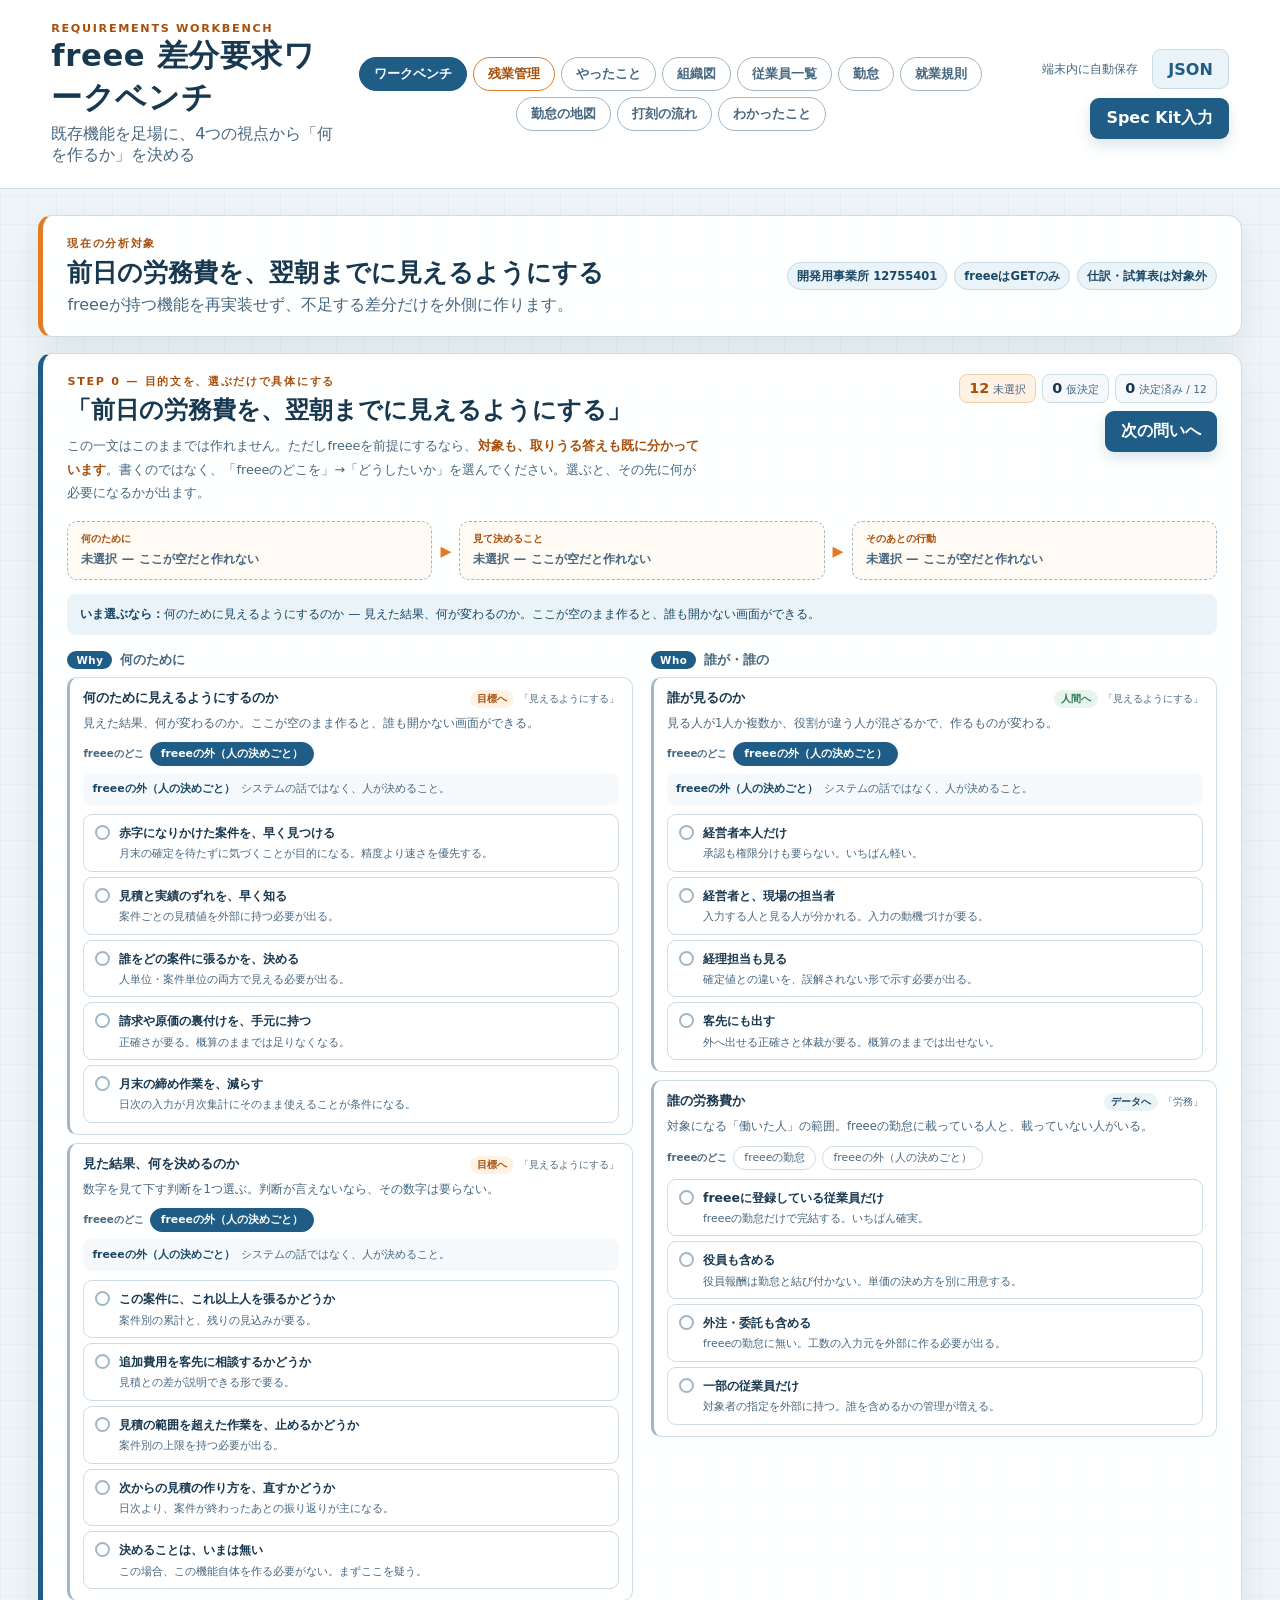
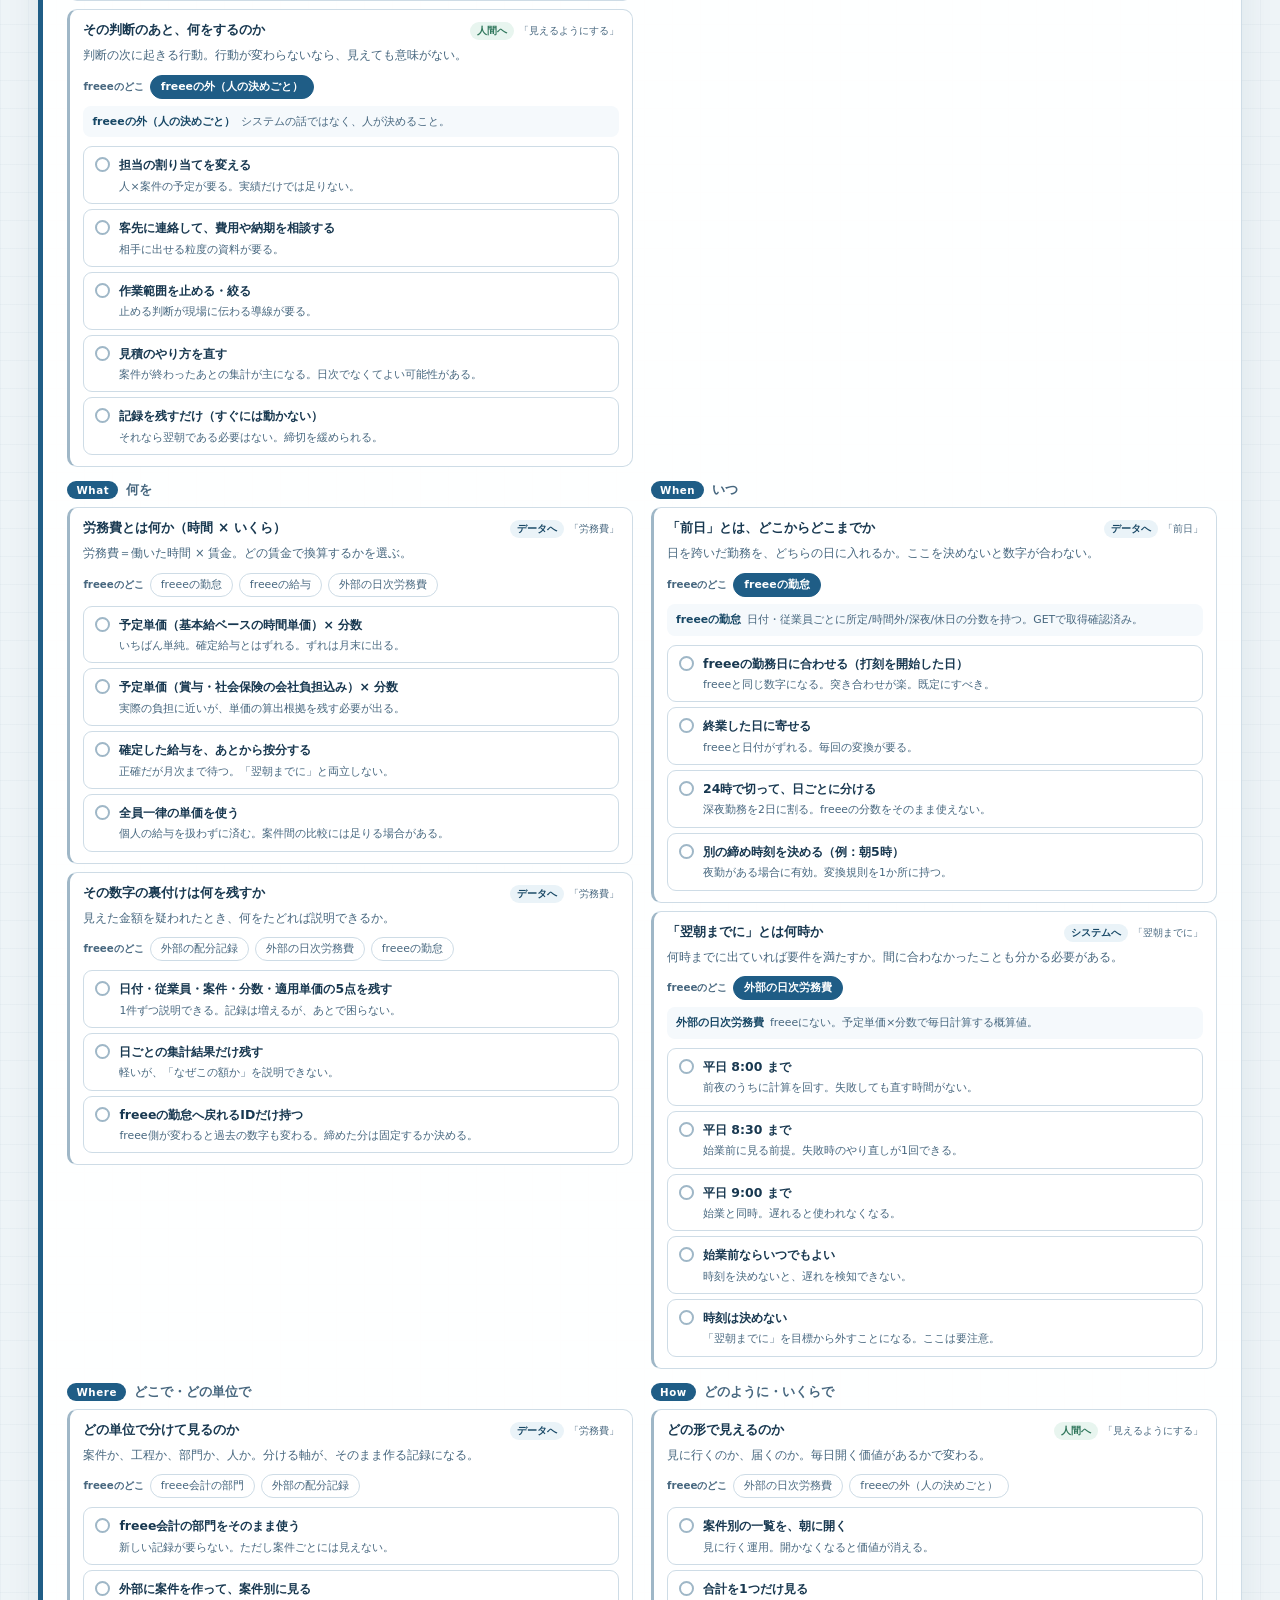
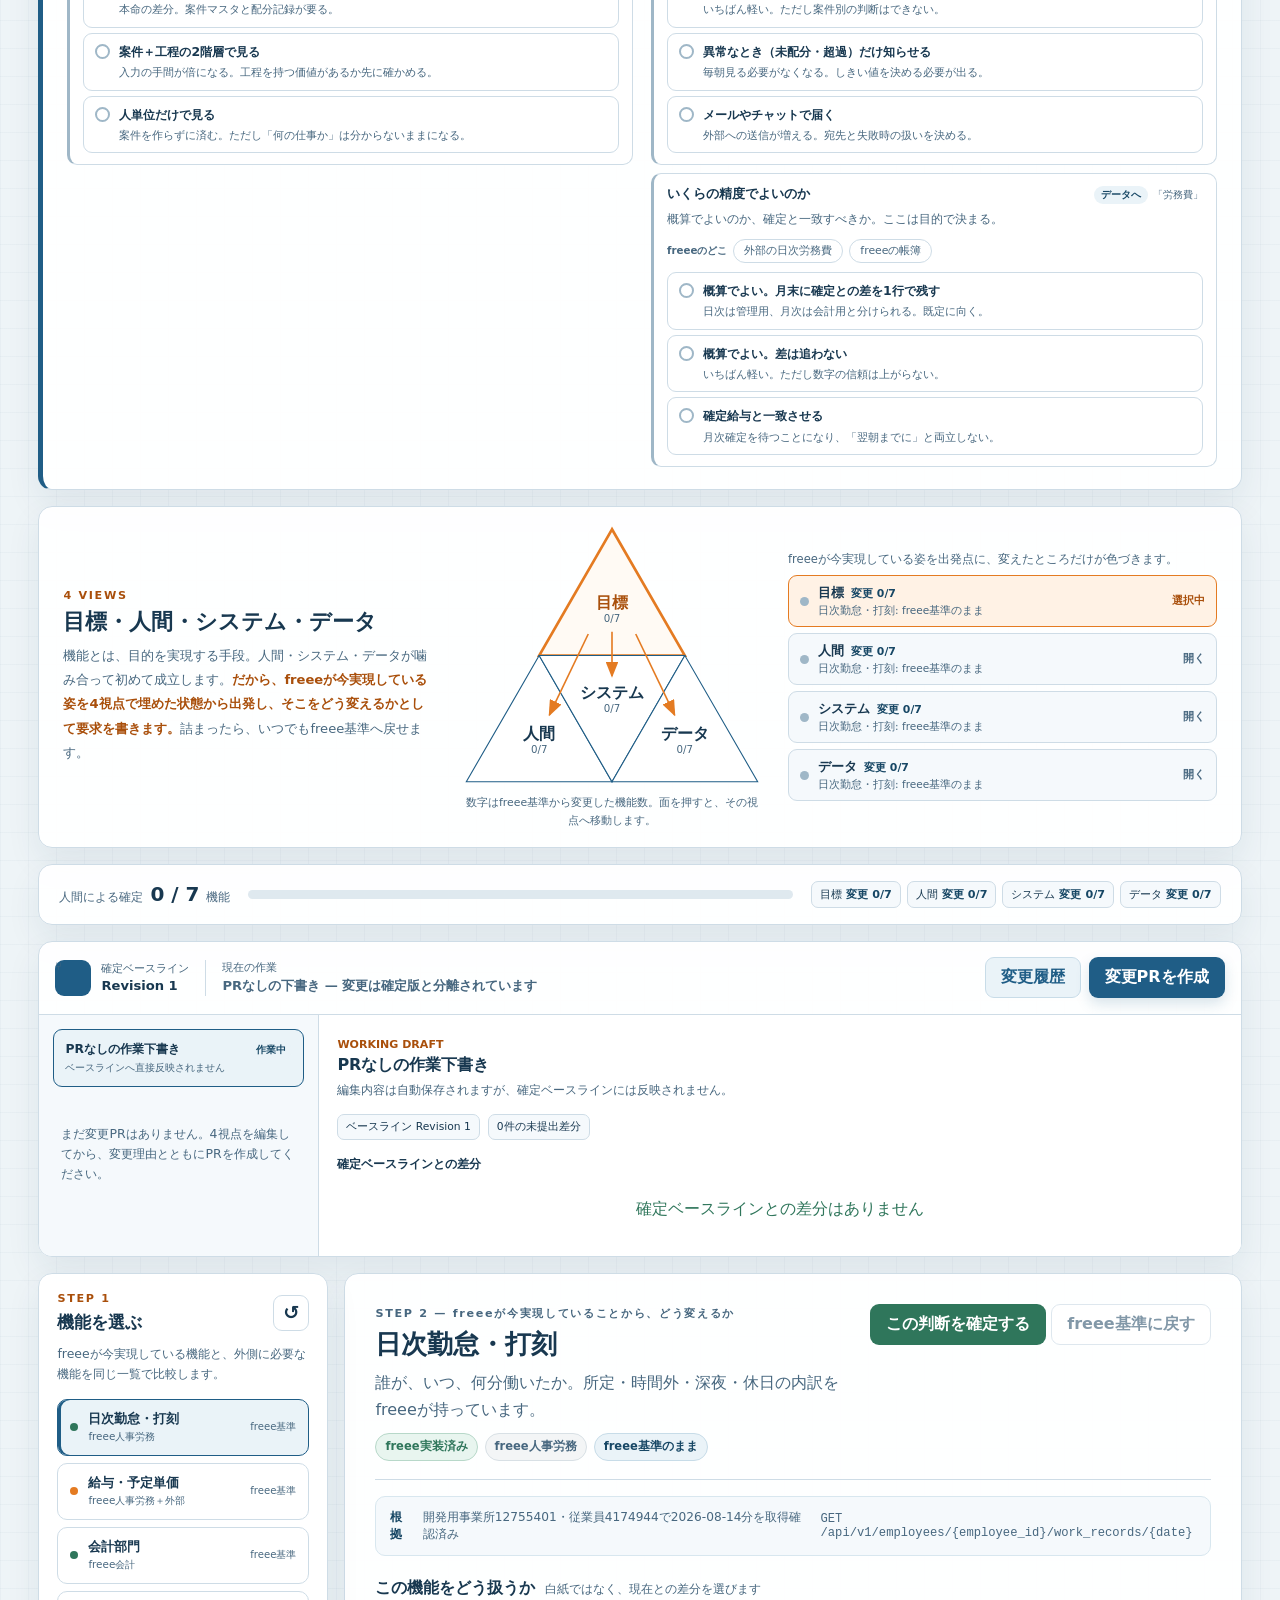
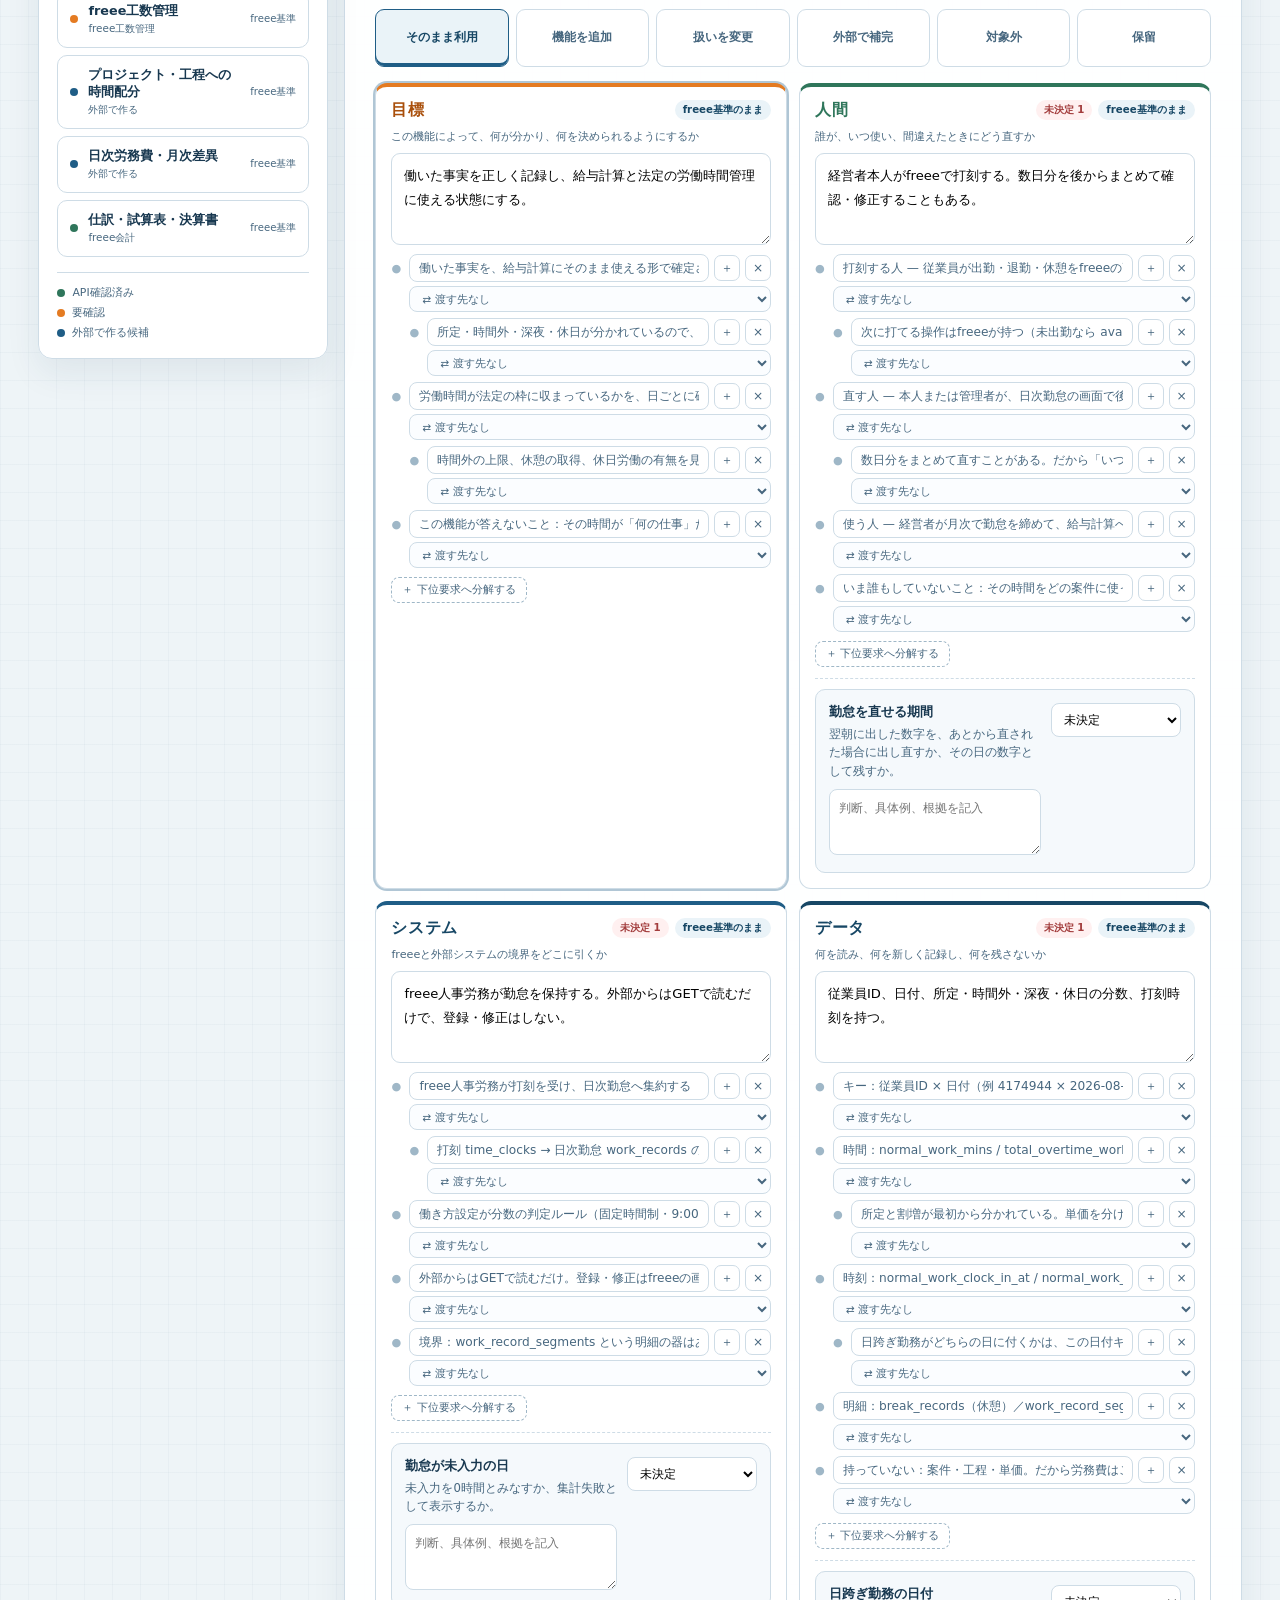
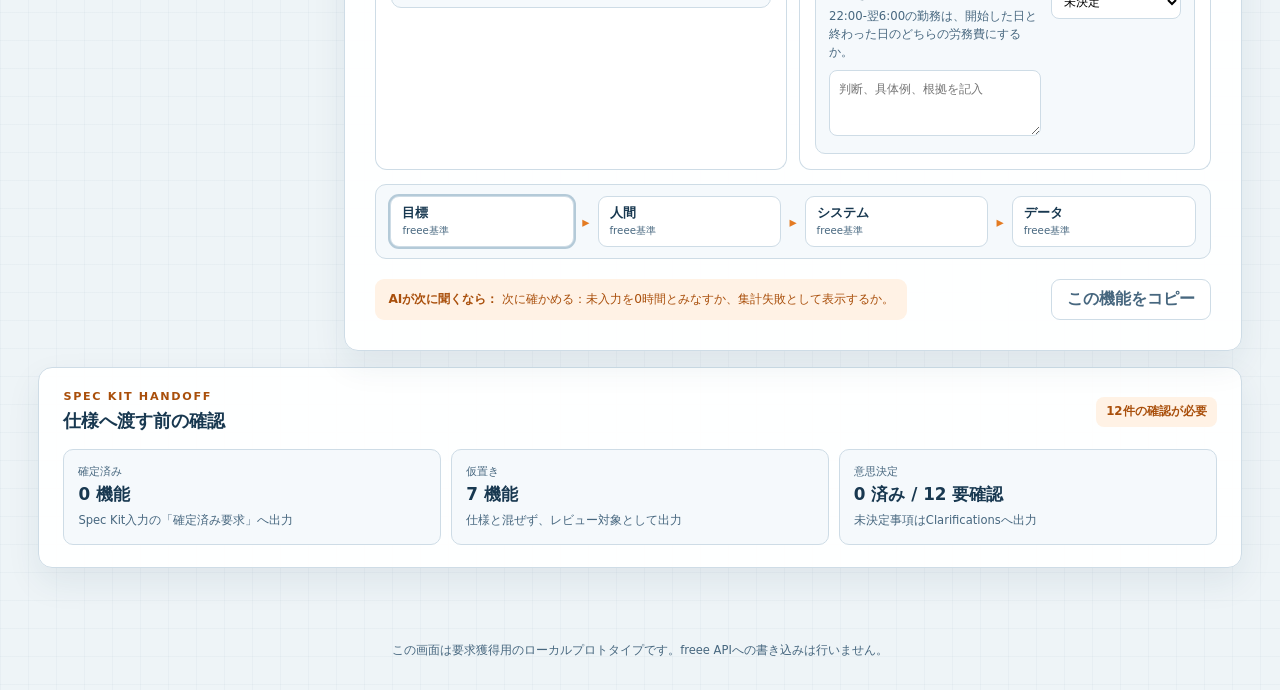
<file: index.html>
<!doctype html>
<html lang="ja">
<head>
  <meta charset="utf-8">
  <meta name="viewport" content="width=device-width, initial-scale=1">
  <meta name="description" content="freeeの既存機能を起点に、目標・人間・システム・データの4視点で差分要求を整理するローカルプロトタイプ">
  <title>freee 差分要求ワークベンチ</title>
  <link rel="stylesheet" href="./styles.css?v=6">
  <script src="./app.js?v=5" defer></script>
</head>
<body>
  <header class="topbar">
    <div class="brand-block">
      <p class="eyebrow">REQUIREMENTS WORKBENCH</p>
      <h1>freee 差分要求ワークベンチ</h1>
      <p>既存機能を足場に、4つの視点から「何を作るか」を決める</p>
    </div>
    <nav class="page-tabs" id="page-tabs" aria-label="画面の切り替え">
      <button type="button" class="page-tab" data-page="workbench" aria-selected="true">ワークベンチ</button>
      <button type="button" class="page-tab page-tab-accent" data-page="saburoku" aria-selected="false">残業管理</button>
      <button type="button" class="page-tab" data-page="done" aria-selected="false">やったこと</button>
      <button type="button" class="page-tab" data-page="org" aria-selected="false">組織図</button>
      <button type="button" class="page-tab" data-page="emp" aria-selected="false">従業員一覧</button>
      <button type="button" class="page-tab" data-page="pay" aria-selected="false">勤怠</button>
      <button type="button" class="page-tab" data-page="rule" aria-selected="false">就業規則</button>
      <button type="button" class="page-tab" data-page="map" aria-selected="false">勤怠の地図</button>
      <button type="button" class="page-tab" data-page="flow" aria-selected="false">打刻の流れ</button>
      <button type="button" class="page-tab" data-page="log" aria-selected="false">わかったこと</button>
    </nav>
    <div class="header-actions" aria-label="保存と出力">
      <span class="save-state" id="save-state" role="status">端末内に自動保存</span>
      <button class="button button-secondary" type="button" data-action="export-json">JSON</button>
      <button class="button button-primary" type="button" data-action="export-markdown">Spec Kit入力</button>
    </div>
  </header>

  <section class="review-frame" id="review-frame" hidden aria-label="振り返り">
    <iframe id="review-iframe" title="freee検証の現状" loading="lazy"></iframe>
  </section>

  <main id="workbench-main">
    <section class="orientation" aria-labelledby="orientation-title">
      <div>
        <p class="section-kicker">現在の分析対象</p>
        <h2 id="orientation-title">前日の労務費を、翌朝までに見えるようにする</h2>
        <p>freeeが持つ機能を再実装せず、不足する差分だけを外側に作ります。</p>
      </div>
      <div class="guardrails" aria-label="固定した境界">
        <span>開発用事業所 12755401</span>
        <span>freeeはGETのみ</span>
        <span>仕訳・試算表は対象外</span>
      </div>
    </section>

    <section class="purpose" id="purpose" aria-labelledby="purpose-title"></section>

    <section class="view-map" aria-labelledby="view-map-title">
      <div class="view-map-copy">
        <p class="section-kicker">4 VIEWS</p>
        <h2 id="view-map-title">目標・人間・システム・データ</h2>
        <p>機能とは、目的を実現する手段。人間・システム・データが噛み合って初めて成立します。<b>だから、freeeが今実現している姿を4視点で埋めた状態から出発し、そこをどう変えるかとして要求を書きます。</b>詰まったら、いつでもfreee基準へ戻せます。</p>
      </div>
      <figure class="view-map-figure" id="view-map-figure"></figure>
      <div class="view-map-legend" id="view-map-legend"></div>
    </section>

    <section class="overview" aria-label="要求の充足状況">
      <div class="overview-copy">
        <span class="progress-label">人間による確定</span>
        <strong id="progress-value">0 / 0</strong>
        <span>機能</span>
      </div>
      <div class="progress-track" aria-hidden="true"><span id="progress-bar"></span></div>
      <div class="view-health" id="view-health"></div>
    </section>

    <section class="pr-console" aria-labelledby="pr-console-title">
      <div class="pr-console-bar">
        <div class="baseline-mark">
          <span class="branch-icon" aria-hidden="true">⑂</span>
          <div>
            <span>確定ベースライン</span>
            <strong id="baseline-revision">Revision 1</strong>
          </div>
        </div>
        <div class="active-pr" id="active-pr-summary"></div>
        <div class="pr-actions">
          <button class="button button-secondary" type="button" data-action="toggle-pr-panel" aria-expanded="false">変更履歴</button>
          <button class="button button-primary" type="button" data-action="open-pr-dialog">変更PRを作成</button>
        </div>
      </div>
      <div class="pr-panel" id="pr-panel" hidden>
        <div id="pr-list" class="pr-list" aria-label="要求変更PRの一覧"></div>
        <div id="pr-detail" class="pr-detail"></div>
      </div>
    </section>

    <div class="workbench">
      <aside class="feature-panel" aria-labelledby="feature-list-title">
        <div class="panel-heading">
          <div>
            <p class="section-kicker">STEP 1</p>
            <h2 id="feature-list-title">機能を選ぶ</h2>
          </div>
          <button class="icon-button" type="button" data-action="reset" title="入力内容を初期状態に戻す" aria-label="入力内容を初期状態に戻す">↺</button>
        </div>
        <p class="panel-help">freeeが今実現している機能と、外側に必要な機能を同じ一覧で比較します。</p>
        <nav id="feature-list" class="feature-list" aria-label="分析対象の機能"></nav>
        <div class="legend">
          <span><i class="dot verified"></i>API確認済み</span>
          <span><i class="dot pending"></i>要確認</span>
          <span><i class="dot local"></i>外部で作る候補</span>
        </div>
      </aside>

      <section class="analysis-panel" aria-live="polite">
        <div id="feature-detail"></div>
      </section>
    </div>

    <section class="review-drawer" aria-labelledby="review-title">
      <div class="review-heading">
        <div>
          <p class="section-kicker">SPEC KIT HANDOFF</p>
          <h2 id="review-title">仕様へ渡す前の確認</h2>
        </div>
        <div class="review-count" id="open-issue-count"></div>
      </div>
      <div id="handoff-preview" class="handoff-preview"></div>
    </section>
  </main>

  <div class="toast" id="toast" role="status" aria-live="polite" hidden></div>

  <dialog class="pr-dialog" id="pr-dialog">
    <form id="pr-form">
      <p class="section-kicker">REQUIREMENT PULL REQUEST</p>
      <h2>変更PRを作成</h2>
      <p>現在の作業内容を、確定ベースラインとは別の変更案として保存します。</p>
      <label>
        PRタイトル
        <input id="pr-title" name="title" required maxlength="80" placeholder="例：工程を2階層で管理する">
      </label>
      <label>
        変更する理由
        <textarea id="pr-reason" name="reason" required maxlength="500" placeholder="なぜこの変更が必要か、何を確かめたいか"></textarea>
      </label>
      <div class="dialog-actions">
        <button class="button button-quiet" type="button" data-action="close-pr-dialog">キャンセル</button>
        <button class="button button-primary" type="submit">PRを作成</button>
      </div>
    </form>
  </dialog>

  <footer>
    <p>この画面は要求獲得用のローカルプロトタイプです。freee APIへの書き込みは行いません。</p>
  </footer>
  <script>
  /* ページ内タブ：ワークベンチと「振り返り」(fig_attendance_map.html) を切り替える。app.js には触らない */
  (() => {
    const tabs = document.querySelectorAll('.page-tab');
    const main = document.getElementById('workbench-main');
    const frame = document.getElementById('review-frame');
    const iframe = document.getElementById('review-iframe');
    const fitFrame = () => {
      if (frame.hidden) return;
      const top = frame.getBoundingClientRect().top + window.scrollY;
      iframe.style.height = Math.max(480, window.innerHeight - (frame.getBoundingClientRect().top) - 12) + 'px';
    };
    const show = (page, pushHash = true) => {
      tabs.forEach(t => t.setAttribute('aria-selected', String(t.dataset.page === page)));
      const review = page !== 'workbench';
      main.hidden = review;
      frame.hidden = !review;
      if (review) {
        if (page === 'saburoku') {
          /* 残業管理は独立したページ（saburoku.html）。ハブとは別に読む */
          const target = './saburoku.html?v=3';
          if (iframe.dataset.doc !== 'saburoku') { iframe.setAttribute('src', target); iframe.dataset.doc = 'saburoku'; }
        } else {
          const target = './fig_attendance_map.html?v=14#' + page + '&embed';
          if (iframe.dataset.doc !== 'hub') { iframe.setAttribute('src', target); iframe.dataset.doc = 'hub'; }
          else if (iframe.contentWindow) iframe.contentWindow.location.hash = page + '&embed';
        }
        fitFrame();
      }
      if (pushHash) history.replaceState(null, '', review ? '#' + page : location.pathname);
    };
    tabs.forEach(t => t.addEventListener('click', () => show(t.dataset.page)));
    window.addEventListener('resize', fitFrame);
    const pages = new Set([...tabs].map(t => t.dataset.page));
    const h = location.hash.slice(1);
    if (pages.has(h) && h !== 'workbench') show(h, false);
  })();
  </script>
</body>
</html>
</file>
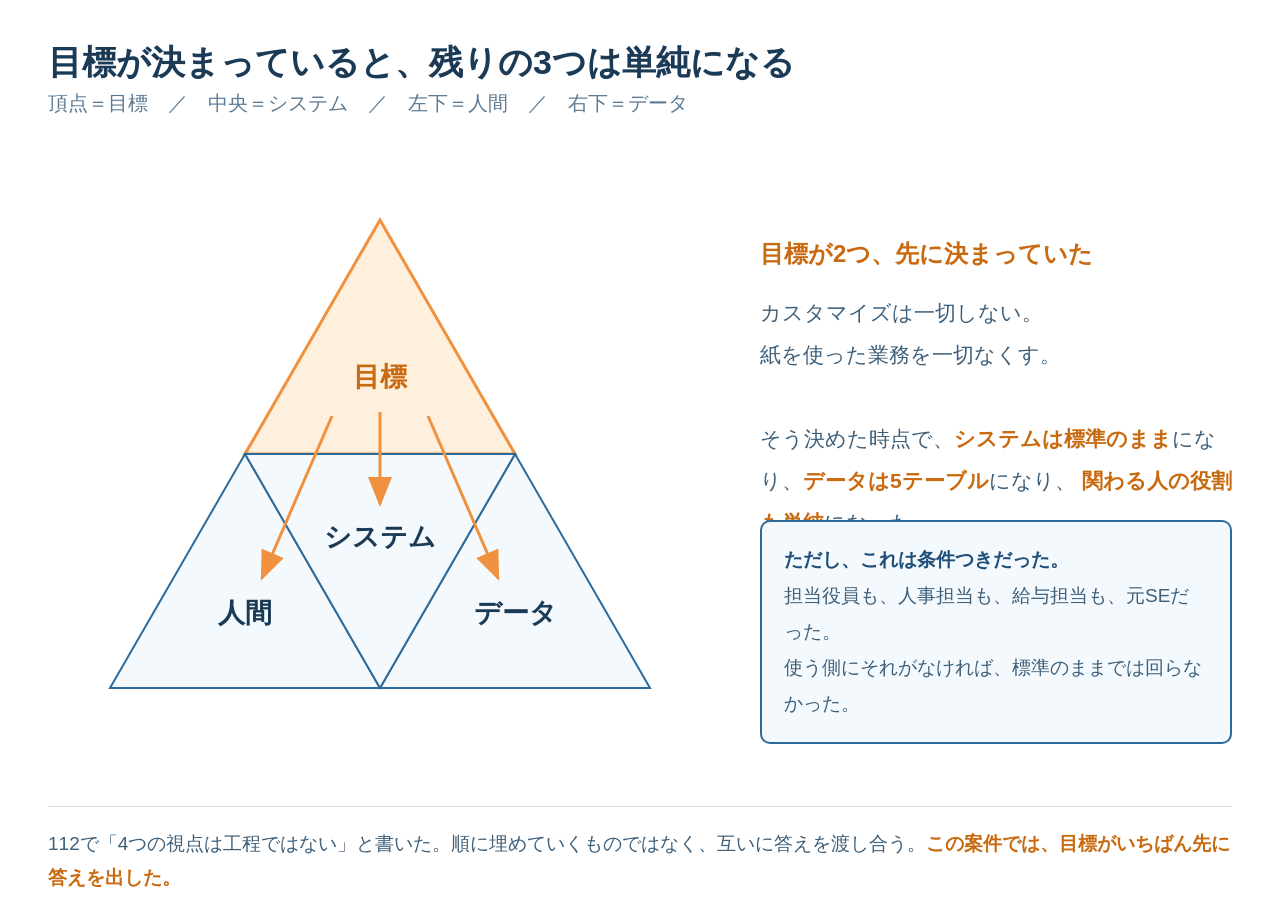
<file: fig_4views_direction.html>
<!doctype html><meta charset="utf-8">
<style>
  *{margin:0;padding:0;box-sizing:border-box}
  body{width:1280px;height:900px;background:#fff;position:relative;
       font-family:'Yu Gothic UI','Meiryo',sans-serif;color:#1b3a56}
  h1{position:absolute;left:48px;top:40px;font-size:34px;font-weight:700}
  .sub{position:absolute;left:48px;top:90px;font-size:20px;color:#5b7a94}
  .lead{position:absolute;left:760px;top:230px;width:472px;font-size:21px;line-height:2;color:#3d5f7a}
  .lead b{color:#c96a10;font-weight:700}
  .lead .h{display:block;font-size:24px;font-weight:700;color:#c96a10;margin-bottom:14px}
  .cond{position:absolute;left:760px;top:520px;width:472px;border:2px solid #2f6b9a;
        border-radius:10px;background:#f4f9fd;padding:20px 22px;font-size:19px;line-height:1.9;color:#3d5f7a}
  .cond b{color:#1f4e79}
  .foot{position:absolute;left:48px;top:806px;width:1184px;font-size:19px;line-height:1.8;
        color:#3d5f7a;border-top:1px solid #d6e3ee;padding-top:20px}
  .foot b{color:#c96a10}
</style>

<h1>目標が決まっていると、残りの3つは単純になる</h1>
<div class="sub">頂点＝目標　／　中央＝システム　／　左下＝人間　／　右下＝データ</div>

<svg width="1280" height="900">
  <defs>
    <marker id="ar" markerWidth="10" markerHeight="8" refX="9" refY="4" orient="auto">
      <path d="M0,0 L10,4 L0,8 z" fill="#f0913f"/></marker>
    <style>
      .cell{stroke:#2f6b9a;stroke-width:2;fill:#f4f9fd}
      .hot{fill:#fff0dd;stroke:#f0913f;stroke-width:3}
      .lb{font-size:27px;font-weight:700;fill:#1b3a56;text-anchor:middle}
      .lb.h{fill:#c96a10}
      .ln{stroke:#f0913f;stroke-width:3;marker-end:url(#ar)}
    </style>
  </defs>
  <g transform="translate(110,220)">
    <polygon class="cell hot" points="270,0 135,234 405,234"/>
    <polygon class="cell" points="135,234 0,468 270,468"/>
    <polygon class="cell" points="405,234 270,468 540,468"/>
    <polygon class="cell" points="135,234 405,234 270,468"/>
    <text class="lb h" x="270" y="166">目標</text>
    <text class="lb" x="270" y="326">システム</text>
    <text class="lb" x="135" y="402">人間</text>
    <text class="lb" x="405" y="402">データ</text>
    <line class="ln" x1="270" y1="192" x2="270" y2="284"/>
    <line class="ln" x1="222" y1="196" x2="152" y2="358"/>
    <line class="ln" x1="318" y1="196" x2="388" y2="358"/>
  </g>
</svg>

<div class="lead">
  <span class="h">目標が2つ、先に決まっていた</span>
  カスタマイズは一切しない。<br>紙を使った業務を一切なくす。<br><br>
  そう決めた時点で、<b>システムは標準のまま</b>になり、<b>データは5テーブル</b>になり、
  <b>関わる人の役割も単純</b>になった。
</div>

<div class="cond">
  <b>ただし、これは条件つきだった。</b><br>
  担当役員も、人事担当も、給与担当も、元SEだった。<br>
  使う側にそれがなければ、標準のままでは回らなかった。
</div>

<div class="foot">
  112で「4つの視点は工程ではない」と書いた。順に埋めていくものではなく、互いに答えを渡し合う。<b>この案件では、目標がいちばん先に答えを出した。</b>
</div>
</file>
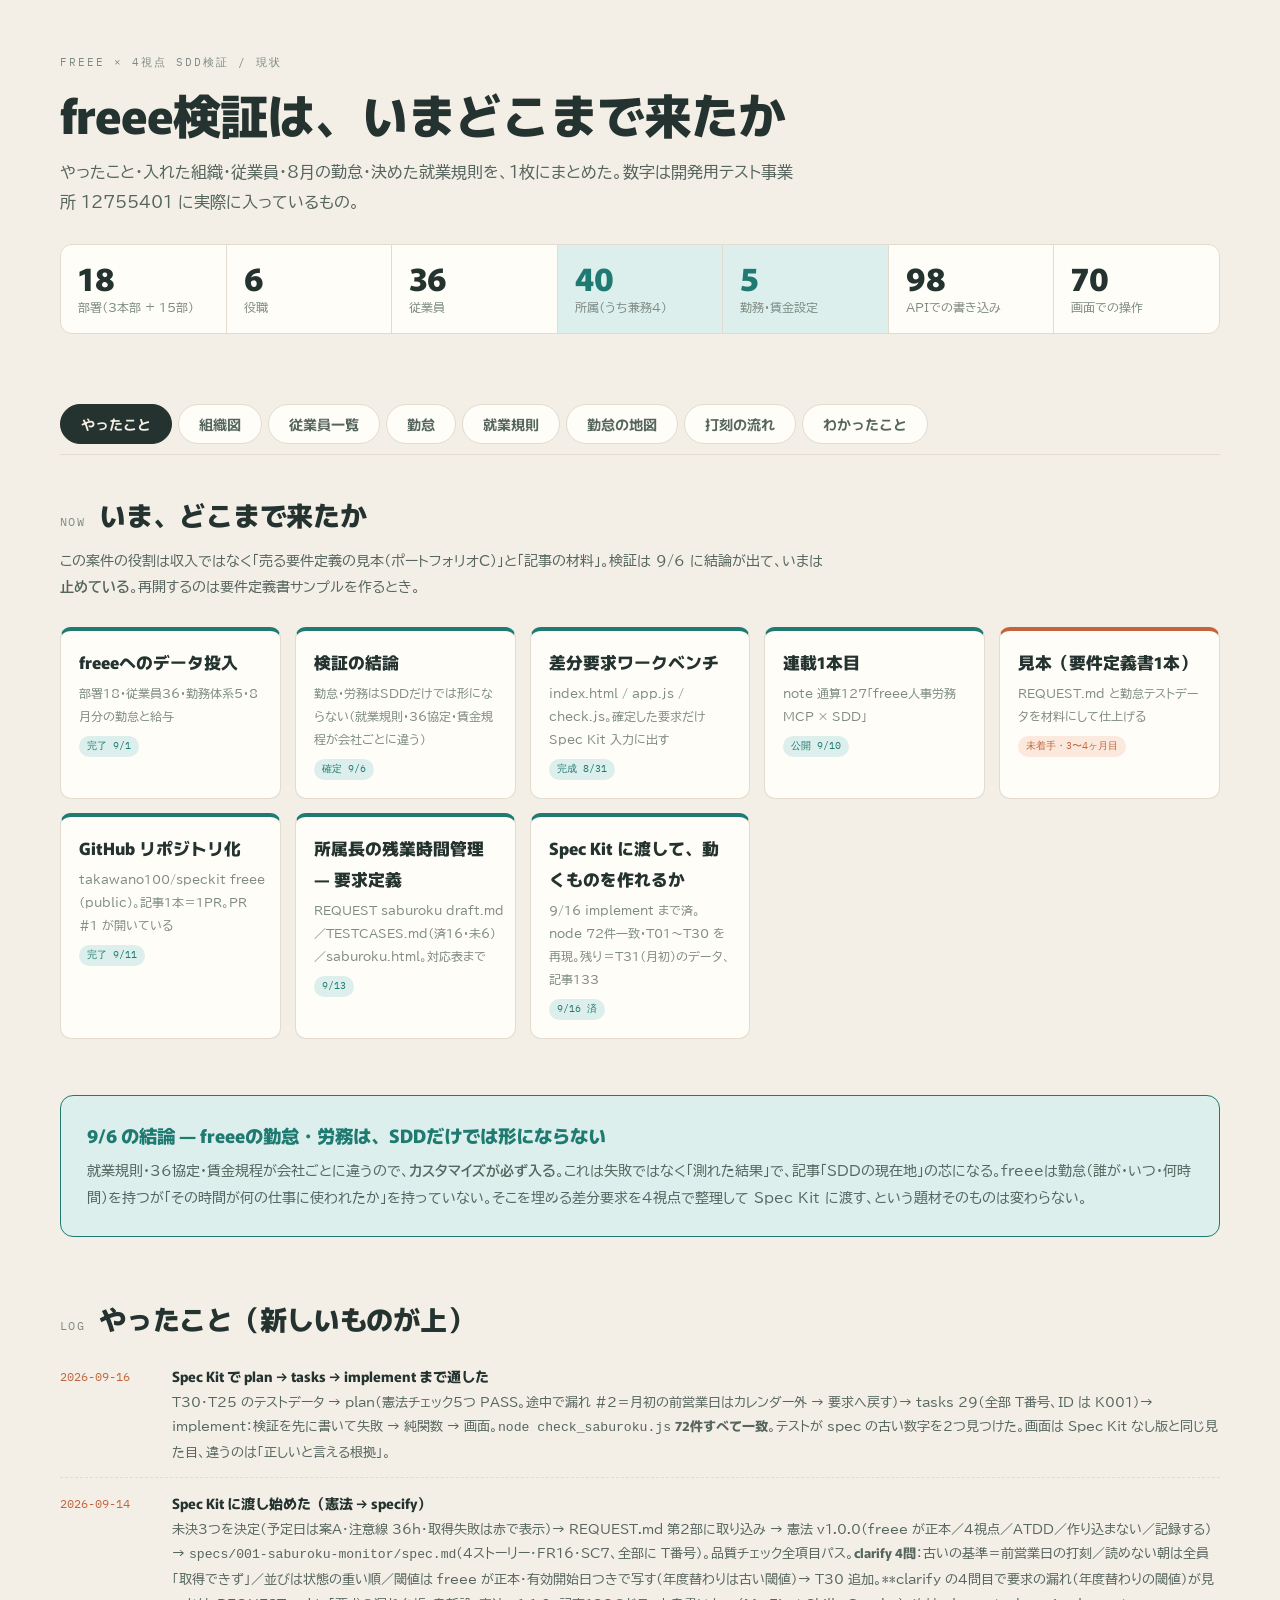
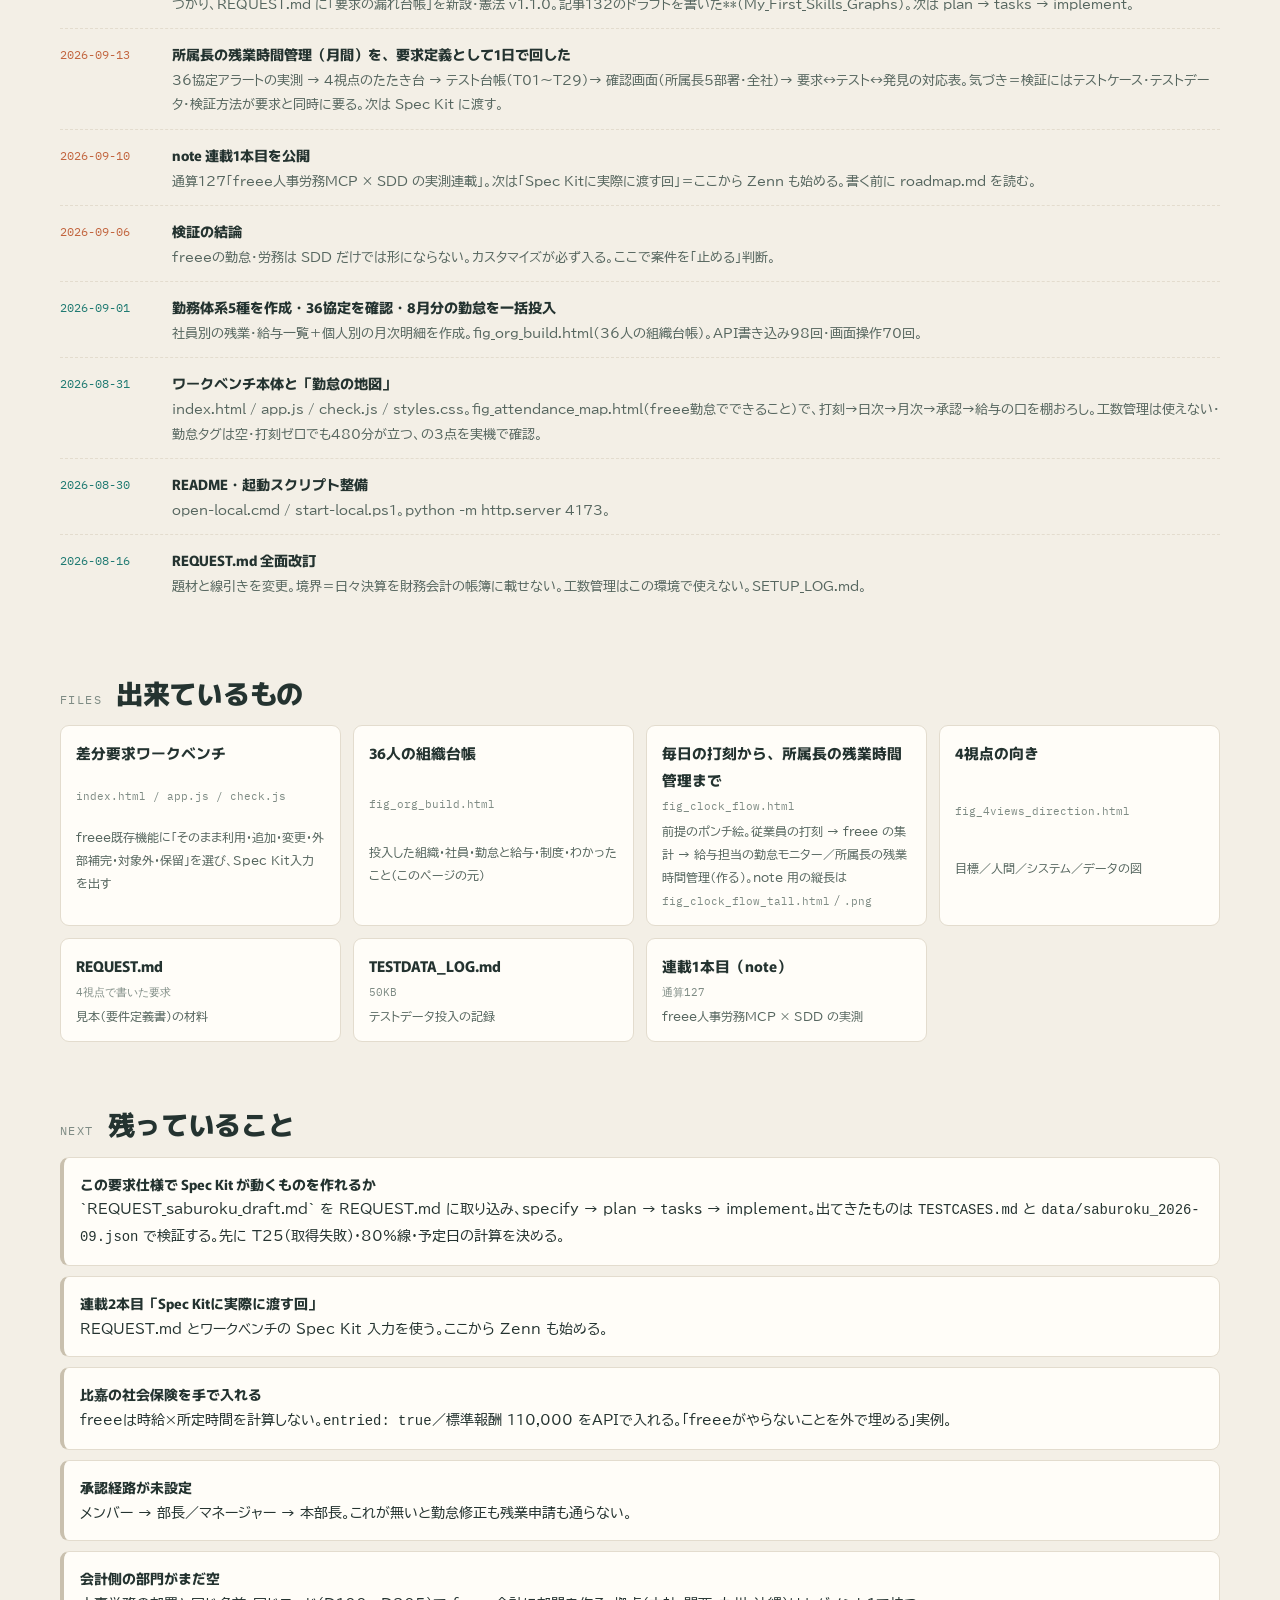
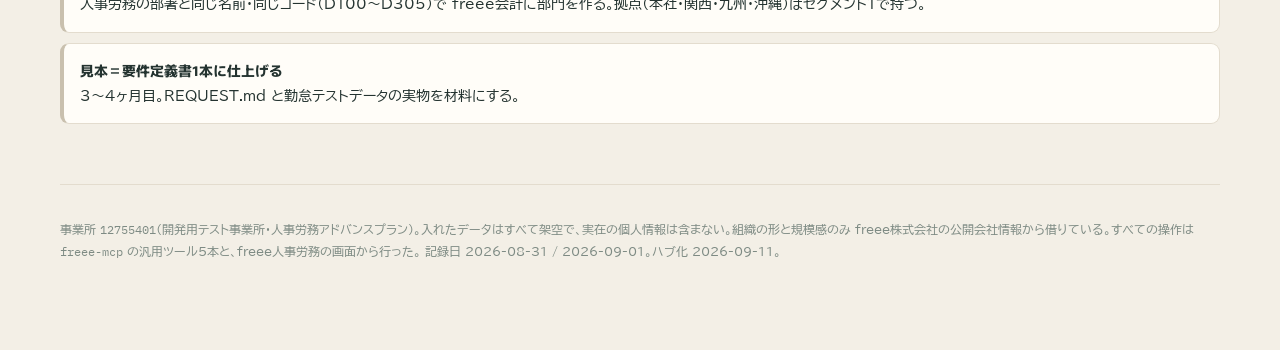
<file: fig_attendance_map.html>
<!doctype html>
<html lang="ja">
<head>
<meta charset="utf-8">
<meta name="viewport" content="width=device-width, initial-scale=1">
<style>body{margin:0}img{max-width:100%}[hidden]{display:none!important}</style>
<title>freee検証 いまどこまで</title>
<link rel="preconnect" href="https://fonts.googleapis.com">
<link rel="preconnect" href="https://fonts.gstatic.com" crossorigin>
<link rel="stylesheet" href="https://fonts.googleapis.com/css2?family=Murecho:wght@400;600;800&family=BIZ+UDPGothic:wght@400;700&family=IBM+Plex+Mono:wght@400;500&display=swap">
<style>
:root {
  --ground: #f3efe6; --surface: #fffdf8; --sunk: #ebe5d8;
  --ink: #243330; --ink-mid: #56665f; --ink-soft: #7e8b84;
  --line: #e3dcce; --line-firm: #c9c0ae;
  --api: #1f7a72; --api-lift: #ddefec;
  --screen: #c2653f; --screen-lift: #fbe9dd;
  --shadow: 0 1px 2px rgba(36,51,48,.05), 0 10px 28px rgba(36,51,48,.05);
  --display: "Murecho", "Hiragino Kaku Gothic ProN", sans-serif;
  --body: "BIZ UDPGothic", "Hiragino Kaku Gothic ProN", "Yu Gothic", sans-serif;
  --mono: "IBM Plex Mono", ui-monospace, Consolas, monospace;
}
@media (prefers-color-scheme: dark) {
  :root:not([data-theme="light"]) {
    --ground: #101a1b; --surface: #1a2626; --sunk: #223130;
    --ink: #eaf0ed; --ink-mid: #aebeb9; --ink-soft: #86968f;
    --line: #2b3a38; --line-firm: #3d4f4c;
    --api: #6fc8bd; --api-lift: #122725;
    --screen: #e8a07a; --screen-lift: #2e1d14;
    --shadow: 0 1px 2px rgba(0,0,0,.45), 0 10px 28px rgba(0,0,0,.35);
  }
}
:root[data-theme="dark"] {
  --ground: #101a1b; --surface: #1a2626; --sunk: #223130;
  --ink: #eaf0ed; --ink-mid: #aebeb9; --ink-soft: #86968f;
  --line: #2b3a38; --line-firm: #3d4f4c;
  --api: #6fc8bd; --api-lift: #122725;
  --screen: #e8a07a; --screen-lift: #2e1d14;
  --shadow: 0 1px 2px rgba(0,0,0,.45), 0 10px 28px rgba(0,0,0,.35);
}

* { box-sizing: border-box; }
body { margin: 0; padding: 0 20px 80px; background: var(--ground); color: var(--ink); font-family: var(--body); font-size: 15px; line-height: 1.85; }
.wrap { max-width: 1160px; margin: 0 auto; }

.top { padding: 52px 0 26px; }
.kicker { margin: 0 0 12px; font-family: var(--mono); font-size: .7rem; letter-spacing: .18em; color: var(--ink-soft); text-transform: uppercase; }
h1 { margin: 0; font-family: var(--display); font-weight: 800; font-size: clamp(1.9rem, 4.6vw, 3rem); line-height: 1.2; letter-spacing: -.02em; text-wrap: balance; }
.lede { margin: 16px 0 0; max-width: 62ch; color: var(--ink-mid); font-size: 1rem; }

.tally { margin-top: 26px; display: grid; grid-template-columns: repeat(auto-fit, minmax(140px, 1fr)); gap: 1px; background: var(--line); border: 1px solid var(--line); border-radius: 12px; overflow: hidden; }
.tally div { padding: 15px 17px; background: var(--surface); display: grid; gap: 2px; }
.tally div { min-width: 0; }
.tally b { font-family: var(--display); font-weight: 800; font-size: 2rem; line-height: 1.1; font-variant-numeric: tabular-nums; overflow-wrap: anywhere; }
.tally.wide { grid-template-columns: repeat(auto-fit, minmax(200px, 1fr)); }
.tally.wide b { font-size: 1.5rem; }
.tally span { font-size: .73rem; color: var(--ink-soft); }
.tally .good b { color: var(--api); }
.tally .good { background: var(--api-lift); }

/* タブ */
.tabs { position: sticky; top: 0; z-index: 20; margin-top: 34px; padding: 10px 0; background: var(--ground); display: flex; gap: 6px; flex-wrap: wrap; border-bottom: 1px solid var(--line); }
.tab { padding: 9px 20px; cursor: pointer; border: 1px solid var(--line); border-radius: 99px; background: var(--surface); color: var(--ink-mid); font-family: var(--display); font-weight: 600; font-size: .88rem; }
.tab:hover { border-color: var(--line-firm); }
.tab[aria-selected="true"] { background: var(--ink); border-color: var(--ink); color: var(--ground); }
.tab:focus-visible { outline: 2px solid var(--api); outline-offset: 2px; }
.panel { padding-top: 34px; }

.head { margin-bottom: 8px; display: flex; gap: 14px; align-items: baseline; flex-wrap: wrap; }
.head span { font-family: var(--mono); font-size: .72rem; letter-spacing: .12em; color: var(--ink-soft); }
h2 { margin: 0; font-family: var(--display); font-weight: 800; font-size: clamp(1.25rem, 2.5vw, 1.7rem); letter-spacing: -.01em; }
.note { margin: 0 0 26px; max-width: 70ch; color: var(--ink-mid); font-size: .9rem; }
section + section { margin-top: 56px; }

/* 組織図 */
.chart { display: grid; grid-template-columns: repeat(3, minmax(0, 1fr)); gap: 20px; align-items: start; }
.branch { display: grid; }
.hq { position: relative; z-index: 1; padding: 14px 17px; background: var(--ink); color: var(--ground); border-radius: 11px; display: grid; gap: 4px; }
.hq b { font-family: var(--display); font-weight: 800; font-size: 1.06rem; }
.hq em { font-style: normal; font-family: var(--mono); font-size: .64rem; opacity: .72; letter-spacing: .04em; }
.hq .who { margin-top: 4px; display: flex; gap: 5px; flex-wrap: wrap; }
.hq .who span { padding: 2px 8px; border-radius: 99px; background: rgba(255,255,255,.14); font-size: .68rem; }
.kids { position: relative; margin: 0; padding: 14px 0 0 24px; list-style: none; display: grid; gap: 7px; }
.dept { position: relative; }
.dept::after { content: ""; position: absolute; left: -13px; top: -21px; bottom: -7px; width: 2px; background: var(--line-firm); }
.dept:last-child::after { bottom: auto; height: 45px; }
.dept::before { content: ""; position: absolute; left: -13px; top: 24px; width: 13px; height: 2px; background: var(--line-firm); }
.dept-in { padding: 11px 14px 12px; background: var(--surface); border: 1px solid var(--line); border-radius: 9px; box-shadow: var(--shadow); }
.dept-top { display: flex; align-items: baseline; justify-content: space-between; gap: 10px; }
.dept-top strong { font-family: var(--display); font-weight: 700; font-size: .95rem; }
.count { flex: none; padding: 2px 9px; border-radius: 99px; background: var(--api-lift); color: var(--api); font-family: var(--mono); font-size: .7rem; font-weight: 500; }
.dept-code { font-family: var(--mono); font-size: .62rem; color: var(--ink-soft); letter-spacing: .03em; }
.roster { margin: 8px 0 0; padding: 8px 0 0; border-top: 1px dashed var(--line); display: grid; gap: 4px; list-style: none; }
.roster li { display: grid; grid-template-columns: minmax(0,1fr) auto; gap: 8px; align-items: baseline; font-size: .8rem; }
.roster i { font-style: normal; font-family: var(--mono); font-size: .66rem; color: var(--ink-soft); white-space: nowrap; }
.roster li.sub { color: var(--ink-soft); }
.roster li.sub::after { content: ""; }
.kenmu { padding: 1px 6px; border-radius: 3px; background: var(--screen-lift); color: var(--screen); font-family: var(--mono); font-size: .58rem; margin-left: 6px; }

/* 社員テーブル */
.controls { margin-bottom: 16px; display: flex; gap: 8px; flex-wrap: wrap; align-items: center; }
.controls select, .controls input { padding: 8px 12px; border: 1px solid var(--line); border-radius: 8px; background: var(--surface); color: var(--ink); font-family: var(--body); font-size: .85rem; }
.controls input { min-width: 200px; }
.controls .n { margin-left: auto; font-family: var(--mono); font-size: .78rem; color: var(--ink-soft); }
.tablewrap { overflow-x: auto; border: 1px solid var(--line); border-radius: 11px; background: var(--surface); }
table { width: 100%; border-collapse: collapse; font-size: .84rem; }
th, td { padding: 10px 14px; text-align: left; border-bottom: 1px solid var(--line); white-space: nowrap; }
th { position: sticky; top: 0; background: var(--sunk); font-family: var(--display); font-weight: 700; font-size: .73rem; letter-spacing: .04em; color: var(--ink-mid); cursor: pointer; user-select: none; }
th:hover { color: var(--ink); }
th[data-sorted]::after { content: " ▾"; color: var(--api); }
th[data-sorted="asc"]::after { content: " ▴"; }
tbody tr:last-child td { border-bottom: none; }
tbody tr:hover { background: var(--sunk); }
td.num { font-family: var(--mono); font-variant-numeric: tabular-nums; }
td.empty { padding: 28px 14px; text-align: center; color: var(--ink-soft); white-space: normal; }

.paygrid { display: grid; grid-template-columns: minmax(0,1.4fr) minmax(310px,1fr); gap: 18px; align-items: start; }
@media (max-width: 1200px) { .paygrid { grid-template-columns: 1fr; } .paycard { position: static; } }
.paybar { display: flex; flex-wrap: wrap; gap: 8px; align-items: center; margin-bottom: 12px; }
.paybar input[type=search] { flex: 1 1 190px; min-width: 150px; padding: 8px 12px; border: 1px solid var(--line-firm); border-radius: 8px; background: var(--surface); color: var(--ink); font: inherit; font-size: .85rem; }
.paybar button { padding: 7px 13px; border: 1px solid var(--line-firm); border-radius: 8px; background: var(--surface); color: var(--ink-mid); font: inherit; font-size: .78rem; cursor: pointer; font-family: var(--display); }
.paybar button[aria-pressed="true"] { background: var(--api); border-color: var(--api); color: #fff; }
.paybar .cnt { font-family: var(--mono); font-size: .74rem; color: var(--ink-soft); }

table.pay { font-size: .8rem; }
table.pay th, table.pay td { padding: 9px 11px; }
table.pay td { white-space: nowrap; }
table.pay td:nth-child(3), table.pay td:nth-child(4) { max-width: 190px; overflow: hidden; text-overflow: ellipsis; }
table.pay tbody tr { cursor: pointer; }
table.pay tbody tr:hover { background: var(--sunk); }
table.pay tbody tr[aria-selected="true"] { background: var(--api-lift); box-shadow: inset 3px 0 0 var(--api); }
table.pay td.ot b { font-family: var(--mono); font-variant-numeric: tabular-nums; }
table.pay td.ot { position: relative; }
.otbar { display: block; height: 3px; border-radius: 2px; background: var(--api); margin-top: 3px; opacity: .55; }
.otbar.hot { background: var(--screen); opacity: .85; }
table.pay td.zero { color: var(--ink-soft); }
.tag45 { display: inline-block; margin-left: 6px; padding: 0 5px; border-radius: 4px; background: var(--screen-lift); color: var(--screen); font-family: var(--display); font-size: .64rem; font-weight: 700; }
.tagoff { display: inline-block; margin-left: 6px; padding: 0 5px; border-radius: 4px; background: var(--sunk); color: var(--ink-soft); font-family: var(--display); font-size: .64rem; }

.paycard { position: sticky; top: 12px; border: 1px solid var(--line); border-radius: 13px; background: var(--surface); box-shadow: var(--shadow); overflow: hidden; }
.paycard header { padding: 15px 17px 12px; border-bottom: 1px solid var(--line); background: var(--sunk); }
.paycard header h3 { margin: 0; font-family: var(--display); font-size: 1.05rem; }
.paycard header p { margin: 3px 0 0; font-size: .76rem; color: var(--ink-mid); }
.paycard header code { font-family: var(--mono); font-size: .68rem; color: var(--ink-soft); }
.paysec { padding: 13px 17px; border-bottom: 1px solid var(--line); }
.paysec:last-child { border-bottom: 0; }
.paysec h4 { margin: 0 0 8px; font-family: var(--display); font-size: .7rem; letter-spacing: .07em; color: var(--ink-soft); font-weight: 700; }
.kv { display: flex; justify-content: space-between; gap: 12px; padding: 3px 0; font-size: .82rem; }
.kv span { color: var(--ink-mid); }
.kv b { font-family: var(--mono); font-variant-numeric: tabular-nums; font-weight: 500; }
.kv.dim span, .kv.dim b { color: var(--ink-soft); }
.kv.sum { margin-top: 7px; padding-top: 8px; border-top: 1px solid var(--line); font-size: .92rem; }
.kv.sum b { font-weight: 700; }
.kv.big b { font-size: 1.12rem; font-family: var(--display); }
.paynote { padding: 11px 17px; background: var(--screen-lift); font-size: .74rem; line-height: 1.6; color: var(--ink-mid); }
.paynote b { color: var(--screen); }

.daysec { margin-top: 30px; }
.dayhead { display: flex; flex-wrap: wrap; align-items: baseline; gap: 10px; margin-bottom: 10px; }
.dayhead h3 { margin: 0; font-family: var(--display); font-size: 1.15rem; }
.dayhead span { font-size: .8rem; color: var(--ink-mid); }
table.day { font-size: .8rem; }
table.day th, table.day td { padding: 7px 12px; }
table.day th { cursor: default; }
table.day td.d { font-family: var(--mono); }
table.day tr.off td { color: var(--ink-soft); background: var(--sunk); }
table.day tr.hol td { color: var(--screen); background: var(--screen-lift); }
table.day tfoot td { font-weight: 700; background: var(--sunk); border-top: 2px solid var(--line-firm); }
.kind { display: inline-block; padding: 0 6px; border-radius: 4px; font-size: .68rem; font-family: var(--display); }
.kind.w { background: var(--api-lift); color: var(--api); }
.kind.p { background: var(--sunk); color: var(--ink-soft); }
.kind.l { background: var(--screen-lift); color: var(--screen); }
.warnband { border: 1px solid var(--line-firm); border-left: 4px solid var(--screen); border-radius: 10px; background: var(--surface); padding: 13px 16px; }
.chip { padding: 2px 9px; border-radius: 3px; font-family: var(--mono); font-size: .68rem; }
.chip.p04, .chip.p03, .chip.p01, .chip.p02 { background: var(--api-lift); color: var(--api); }
.chip.p05, .chip.p06 { background: var(--sunk); color: var(--ink-mid); }
.chip.p07 { background: transparent; color: var(--ink-soft); font-size: .8rem; }
.etype { padding: 2px 9px; border-radius: 3px; font-size: .74rem; background: var(--sunk); color: var(--ink-mid); }
.etype.e-board-member { background: var(--api-lift); color: var(--api); font-weight: 700; }
.etype.e-fixed-term, .etype.e-part-time { background: var(--screen-lift); color: var(--screen); }
.sublabel { display: block; margin-top: 2px; font-family: var(--mono); font-size: .64rem; color: var(--screen); }

/* 雇用形態と制度 */
.legend { margin: 0 0 16px; display: flex; gap: 18px; flex-wrap: wrap; }
.legend span { display: inline-flex; gap: 7px; align-items: center; font-size: .8rem; color: var(--ink-soft); }
.mk { display: inline-grid; place-items: center; width: 20px; height: 20px; border-radius: 50%; font-size: .72rem; font-weight: 700; }
.mk.yes { background: var(--api-lift); color: var(--api); }
.mk.no { background: var(--screen-lift); color: var(--screen); }
.mk.maybe { background: var(--sunk); color: var(--ink-mid); }
table.matrix td.cell-yes { background: var(--api-lift); }
table.matrix th.rowhead small { display: block; margin-top: 2px; font-size: .7rem; color: var(--ink-soft); font-weight: 400; }
table.matrix th { cursor: default; }
table.matrix thead th { text-align: center; padding: 12px 14px; }
table.matrix thead th b { display: block; font-family: var(--display); font-size: .92rem; color: var(--ink); }
table.matrix thead th i { font-style: normal; font-family: var(--mono); font-size: .68rem; color: var(--ink-soft); }
table.matrix th.rowhead, table.matrix td.rowhead { text-align: left; width: 30%; min-width: 190px; white-space: normal; font-family: var(--body); font-weight: 400; font-size: .84rem; color: var(--ink); background: var(--surface); position: static; }
table.matrix td { text-align: center; white-space: normal; }
table.matrix td.cell-no { background: var(--screen-lift); }
table.matrix td.cell-maybe { background: var(--sunk); }
table.matrix td small { display: block; margin-top: 2px; font-size: .68rem; color: var(--ink-soft); }
table.matrix tr.divider td, table.matrix tr.divider th { border-top: 2px solid var(--line-firm); }

.warnband { margin-top: 22px; padding: 20px 24px 22px; background: var(--screen-lift); border-left: 4px solid var(--screen); border-radius: 0 12px 12px 0; }
.warnband b { font-family: var(--display); font-weight: 800; color: var(--screen); }
.warnband p { margin: 8px 0 0; font-size: .87rem; color: var(--ink-mid); line-height: 1.85; }
.warnband p b { color: var(--ink); }
.warnband code { font-family: var(--mono); font-size: .8rem; }

.who-grid { display: grid; grid-template-columns: repeat(auto-fit, minmax(250px, 1fr)); gap: 16px; align-items: start; }
.who-card { padding: 18px 20px 20px; background: var(--surface); border: 1px solid var(--line); border-top: 4px solid var(--line-firm); border-radius: 11px; }
.who-card.t-board { border-top-color: var(--api); }
.who-card.t-fixed, .who-card.t-part { border-top-color: var(--screen); }
.who-card h3 { margin: 0; display: flex; align-items: baseline; gap: 10px; font-family: var(--display); font-weight: 800; font-size: 1.02rem; }
.who-card h3 em { font-style: normal; font-family: var(--mono); font-size: .72rem; color: var(--ink-soft); }
.who-card > p { margin: 4px 0 12px; font-size: .78rem; color: var(--ink-soft); }
.who-card ul { margin: 0; padding: 0; list-style: none; display: grid; gap: 6px; }
.who-card li { display: grid; grid-template-columns: minmax(0,1fr) auto; gap: 8px; padding: 7px 0; border-top: 1px dashed var(--line); font-size: .82rem; }
.who-card li:first-child { border-top: none; }
.who-card li i { font-style: normal; font-family: var(--mono); font-size: .66rem; color: var(--ink-soft); white-space: nowrap; }

.plan { margin: 0; padding: 0; list-style: none; counter-reset: p; display: grid; gap: 10px; }
.plan li { counter-increment: p; position: relative; padding: 14px 18px 15px 52px; background: var(--surface); border: 1px solid var(--line); border-radius: 10px; font-size: .87rem; }
.plan li::before { content: counter(p); position: absolute; left: 16px; top: 14px; display: grid; place-items: center; width: 24px; height: 24px; border-radius: 50%; background: var(--sunk); color: var(--ink-mid); font-family: var(--mono); font-size: .74rem; }
.plan li b { display: block; font-family: var(--display); font-weight: 700; }
.plan li span { color: var(--ink-soft); font-size: .8rem; }
.plan li code { font-family: var(--mono); font-size: .72rem; color: var(--api); }

/* できた / できない */
.split { display: grid; grid-template-columns: repeat(auto-fit, minmax(320px, 1fr)); gap: 18px; }
.col { padding: 22px 24px 24px; border-radius: 13px; }
.col.did { background: var(--api-lift); border: 1px solid var(--api); }
.col.didnt { background: var(--screen-lift); border: 1px solid var(--screen); }
.col h3 { margin: 0 0 4px; font-family: var(--display); font-weight: 800; font-size: 1.08rem; }
.col.did h3 { color: var(--api); } .col.didnt h3 { color: var(--screen); }
.col > p { margin: 0 0 16px; font-size: .82rem; color: var(--ink-mid); }
.col ul { margin: 0; padding: 0; list-style: none; display: grid; gap: 8px; }
.col li { padding: 11px 14px; background: var(--surface); border-radius: 8px; font-size: .85rem; line-height: 1.7; }
.col li b { font-family: var(--display); font-weight: 700; }
.col li code { display: block; margin-top: 4px; font-family: var(--mono); font-size: .66rem; color: var(--ink-soft); word-break: break-all; white-space: pre-wrap; }

.snags { display: grid; gap: 16px; }
.snag { display: grid; grid-template-columns: minmax(0,1fr) minmax(0,1.12fr); gap: 8px 28px; padding: 22px 24px 23px; background: var(--surface); border: 1px solid var(--line); border-left: 4px solid var(--screen); border-radius: 11px; box-shadow: var(--shadow); }
.snag h3 { grid-column: 1; margin: 0; font-family: var(--display); font-weight: 800; font-size: 1.04rem; line-height: 1.45; }
.snag > p { grid-column: 1; margin: 0; font-size: .86rem; color: var(--ink-mid); }
.snag .code { grid-column: 2; grid-row: 1 / 4; align-self: start; padding: 14px 16px; background: var(--sunk); border-radius: 9px; font-family: var(--mono); font-size: .68rem; line-height: 1.75; color: var(--ink-mid); white-space: pre-wrap; word-break: break-all; overflow-x: auto; }
.snag .code u { text-decoration: none; color: var(--screen); font-weight: 500; }
.snag .code s { text-decoration: none; color: var(--api); font-weight: 500; }
.lesson { grid-column: 1 / -1; margin: 14px 0 0; padding-top: 14px; border-top: 1px dashed var(--line); font-size: .88rem; }
.lesson b { font-family: var(--mono); font-size: .66rem; letter-spacing: .1em; color: var(--screen); margin-right: 10px; }

.todo { margin: 0; padding: 0; list-style: none; display: grid; gap: 10px; }
.todo li { padding: 14px 16px; background: var(--surface); border: 1px solid var(--line); border-left: 4px solid var(--line-firm); border-radius: 9px; font-size: .87rem; }
.todo li b { font-family: var(--display); font-weight: 700; display: block; }


/* ── やったこと（現状ハブ） ── */
.state { display: grid; grid-template-columns: repeat(auto-fit, minmax(220px, 1fr)); gap: 14px; }
.state div { padding: 16px 18px 17px; background: var(--surface); border: 1px solid var(--line); border-top: 4px solid var(--line-firm); border-radius: 11px; }
.state div.ok { border-top-color: var(--api); }
.state div.ng { border-top-color: var(--screen); }
.state b { display: block; font-family: var(--display); font-weight: 800; font-size: 1.05rem; }
.state small { display: block; margin-top: 4px; font-size: .78rem; color: var(--ink-soft); }
.state .st { display: inline-block; margin-top: 8px; padding: 1px 8px; border-radius: 99px; font-family: var(--mono); font-size: .64rem; }
.state .ok .st { background: var(--api-lift); color: var(--api); }
.state .ng .st { background: var(--screen-lift); color: var(--screen); }
.tl { margin: 0; padding: 0; list-style: none; display: grid; gap: 0; }
.tl li { display: grid; grid-template-columns: 96px minmax(0, 1fr); gap: 16px; padding: 12px 0; border-top: 1px dashed var(--line); font-size: .88rem; }
.tl li:first-child { border-top: none; }
.tl li time { font-family: var(--mono); font-size: .76rem; color: var(--api); padding-top: 3px; }
.tl li b { font-family: var(--display); font-weight: 700; }
.tl li span { display: block; color: var(--ink-mid); font-size: .82rem; }
.tl li.hot time { color: var(--screen); }
.files { display: grid; grid-template-columns: repeat(auto-fit, minmax(260px, 1fr)); gap: 12px; }
.files a { display: grid; gap: 3px; padding: 13px 15px; background: var(--surface); border: 1px solid var(--line); border-radius: 9px; color: inherit; text-decoration: none; }
.files a:hover { border-color: var(--api); }
.files a b { font-family: var(--display); font-weight: 700; font-size: .92rem; }
.files a code { font-family: var(--mono); font-size: .68rem; color: var(--ink-soft); }
.files a span { font-size: .78rem; color: var(--ink-mid); }
.verdictband { padding: 22px 26px 24px; background: var(--api-lift); border: 1px solid var(--api); border-radius: 13px; }
.verdictband h3 { margin: 0 0 6px; font-family: var(--display); font-weight: 800; font-size: 1.15rem; color: var(--api); }
.verdictband p { margin: 0; font-size: .9rem; color: var(--ink-mid); }
/* ── 就業規則（決めたこと） ── */
table.rules { font-size: .84rem; }
table.rules th { cursor: default; }
table.rules td { white-space: normal; vertical-align: top; }
table.rules td.k { font-family: var(--display); font-weight: 700; white-space: nowrap; }
table.rules td.w { font-family: var(--mono); font-size: .72rem; color: var(--ink-soft); white-space: nowrap; }
.pill { display: inline-block; padding: 1px 8px; border-radius: 99px; font-family: var(--mono); font-size: .64rem; white-space: nowrap; }
.pill.done { background: var(--api-lift); color: var(--api); }
.pill.todo { background: var(--screen-lift); color: var(--screen); }
.pill.out { background: var(--sunk); color: var(--ink-soft); border: 1px solid var(--line-firm); }

/* ── 旧「勤怠の地図」の配色（#p-map の中だけ） ── */
#p-map { --indigo: #2c4a7c; --indigo-lift: #e7edf7; --teal: #22705f; --teal-lift: #e2f0ec; --amber: #a9640f; --amber-lift: #fbf0df; --surface-sunk: var(--sunk); }
@media (prefers-color-scheme: dark) {
  :root:not([data-theme="light"]) #p-map { --indigo: #9fb9e0; --indigo-lift: #1c2738; --teal: #6fc3ae; --teal-lift: #16292a; --amber: #e0a760; --amber-lift: #2c2113; }
}
:root[data-theme="dark"] #p-map { --indigo: #9fb9e0; --indigo-lift: #1c2738; --teal: #6fc3ae; --teal-lift: #16292a; --amber: #e0a760; --amber-lift: #2c2113; }
#p-map footer { margin-top: 40px; }


/* ---- 見出し ---- */
#p-map .masthead { padding: 56px 0 34px; border-bottom: 2px solid var(--ink); }
#p-map .eyebrow {
  margin: 0 0 12px;
  font-family: var(--mono);
  font-size: .7rem;
  letter-spacing: .16em;
  text-transform: uppercase;
  color: var(--ink-soft);
}
#p-map h1 {
  margin: 0;
  font-family: var(--display);
  font-weight: 900;
  font-size: clamp(1.9rem, 4.6vw, 3rem);
  line-height: 1.25;
  letter-spacing: -.01em;
  text-wrap: balance;
}
#p-map .standfirst {
  margin: 16px 0 0;
  max-width: 62ch;
  color: var(--ink-mid);
  font-size: 1rem;
}
#p-map .legend { margin: 22px 0 0; display: flex; flex-wrap: wrap; gap: 8px 16px; align-items: center; }
#p-map .legend span { display: inline-flex; align-items: center; gap: 6px; color: var(--ink-soft); font-size: .78rem; }

#p-map .badge {
  flex: none;
  padding: 1px 7px;
  border-radius: 3px;
  font-family: var(--mono);
  font-size: .62rem;
  letter-spacing: .04em;
  white-space: nowrap;
}
#p-map .badge.ok { background: var(--indigo); color: var(--surface); }
#p-map .badge.listed { background: var(--surface-sunk); color: var(--ink-soft); border: 1px solid var(--line-firm); }
#p-map .badge.watch { background: var(--amber); color: var(--surface); }

/* ---- セクション ---- */
#p-map section { margin-top: 56px; }
#p-map .sec-head { display: flex; align-items: baseline; gap: 14px; flex-wrap: wrap; margin-bottom: 6px; }
#p-map .sec-num {
  font-family: var(--mono);
  font-size: .74rem;
  color: var(--ink-soft);
  letter-spacing: .1em;
}
#p-map h2 {
  margin: 0;
  font-family: var(--display);
  font-weight: 700;
  font-size: clamp(1.15rem, 2.3vw, 1.5rem);
  letter-spacing: -.005em;
}
#p-map .sec-note { margin: 0 0 22px; max-width: 66ch; color: var(--ink-mid); font-size: .88rem; }

/* ---- パイプライン ---- */
#p-map .pipe { position: relative; display: grid; gap: 14px; padding-left: 46px; }
#p-map .pipe::before {
  content: "";
  position: absolute;
  left: 15px;
  top: 22px;
  bottom: 22px;
  width: 2px;
  background: linear-gradient(var(--line-firm), var(--line-firm));
}
#p-map .stage {
  position: relative;
  display: grid;
  grid-template-columns: minmax(190px, 232px) minmax(0, 1.15fr) minmax(0, 1fr);
  gap: 8px 26px;
  padding: 20px 22px 21px;
  background: var(--surface);
  border: 1px solid var(--line);
  border-radius: 12px;
  box-shadow: var(--shadow);
}
#p-map .stage::before {
  content: "";
  position: absolute;
  left: -38px;
  top: 26px;
  width: 12px;
  height: 12px;
  border: 2px solid var(--indigo);
  border-radius: 50%;
  background: var(--ground);
}
#p-map .stage-lead { grid-column: 1; display: grid; gap: 6px; align-content: start; }
#p-map .stage-tag {
  font-family: var(--mono);
  font-size: .66rem;
  letter-spacing: .1em;
  color: var(--indigo);
}
#p-map .stage h3 {
  margin: 0;
  font-family: var(--display);
  font-weight: 700;
  font-size: 1.14rem;
  line-height: 1.4;
}
#p-map .stage p { margin: 0; color: var(--ink-mid); font-size: .82rem; line-height: 1.75; }
#p-map .stage .can { grid-column: 2; align-content: start; }
#p-map .can { margin: 0; padding: 0; list-style: none; display: grid; gap: 7px; }
#p-map .can li {
  position: relative;
  padding-left: 18px;
  font-size: .81rem;
  line-height: 1.7;
  color: var(--ink);
}
#p-map .can li::before {
  content: "▸";
  position: absolute;
  left: 0;
  top: 0;
  color: var(--line-firm);
  font-size: .72rem;
  line-height: 1.9;
}
#p-map .can li b:not(.badge) { font-weight: 700; }
#p-map .ep {
  grid-column: 3;
  align-content: start;
  padding: 12px 14px;
  background: var(--surface-sunk);
  border-radius: 8px;
  display: grid;
  gap: 5px;
}
#p-map .ep code {
  display: flex;
  align-items: flex-start;
  gap: 6px;
  font-family: var(--mono);
  font-size: .655rem;
  line-height: 1.65;
  color: var(--ink-soft);
  word-break: break-all;
}

/* ---- 横断・別サービス ---- */
#p-map .rails { display: grid; grid-template-columns: repeat(auto-fit, minmax(280px, 1fr)); gap: 16px; }
#p-map .rail {
  padding: 18px 18px 20px;
  background: var(--surface);
  border: 1px solid var(--line);
  border-left: 4px solid var(--line-firm);
  border-radius: 10px;
}
#p-map .rail h3 {
  margin: 0 0 4px;
  font-family: var(--display);
  font-weight: 700;
  font-size: .98rem;
}
#p-map .rail p { margin: 0 0 12px; color: var(--ink-soft); font-size: .78rem; }

#p-map .pm {
  padding: 26px 26px 28px;
  background: var(--teal-lift);
  border: 1px solid var(--teal);
  border-radius: 14px;
}
#p-map .pm .sec-head { margin-bottom: 4px; }
#p-map .pm .sec-num, #p-map .pm .stage-tag { color: var(--teal); }
#p-map .pm .stage-tag::before { background: var(--teal); }
#p-map .pm-grid { margin-top: 18px; display: grid; grid-template-columns: repeat(auto-fit, minmax(230px, 1fr)); gap: 14px; }
#p-map .pm-card {
  padding: 15px 16px 16px;
  background: var(--surface);
  border: 1px solid var(--teal);
  border-radius: 10px;
}
#p-map .pm-card h4 { margin: 0 0 7px; font-family: var(--display); font-weight: 700; font-size: .9rem; }

#p-map .verdicts { margin-top: 18px; display: grid; gap: 14px; }
#p-map .verdict {
  display: grid;
  grid-template-columns: minmax(0, 1.05fr) minmax(0, 1fr);
  gap: 6px 26px;
  padding: 20px 22px 21px;
  background: var(--surface);
  border: 1px solid var(--line);
  border-left: 4px solid var(--line-firm);
  border-radius: 11px;
}
#p-map .verdict-tag {
  grid-column: 1 / -1;
  margin: 0;
  font-family: var(--mono);
  font-size: .68rem;
  letter-spacing: .09em;
}
#p-map .verdict h3 { grid-column: 1; margin: 0 0 6px; font-family: var(--display); font-weight: 700; font-size: 1.08rem; line-height: 1.45; }
#p-map .verdict > p:not(.verdict-tag):not(.verdict-so) { grid-column: 1; margin: 0; color: var(--ink-mid); font-size: .85rem; }
#p-map .verdict .ep { grid-column: 2; grid-row: 2 / 4; }
#p-map .verdict-so {
  grid-column: 1 / -1;
  margin: 12px 0 0;
  padding-top: 12px;
  border-top: 1px dashed var(--line);
  font-size: .86rem;
  color: var(--ink);
}
#p-map .verdict-so b { font-family: var(--mono); font-size: .7rem; letter-spacing: .08em; margin-right: 8px; }
#p-map .verdict.is-no { border-left-color: var(--amber); }
#p-map .verdict.is-no .verdict-tag, #p-map .verdict.is-no .verdict-so b { color: var(--amber); }
#p-map .verdict.is-maybe { border-left-color: var(--teal); }
#p-map .verdict.is-maybe .verdict-tag, #p-map .verdict.is-maybe .verdict-so b { color: var(--teal); }
#p-map .verdict.is-warn { border-left-color: var(--indigo); }
#p-map .verdict.is-warn .verdict-tag, #p-map .verdict.is-warn .verdict-so b { color: var(--indigo); }
#p-map code.inline { font-family: var(--mono); font-size: .78rem; color: var(--ink-soft); }

@media (max-width: 980px) {
  #p-map .verdict { grid-template-columns: minmax(0, 1fr); }
  #p-map .verdict h3, #p-map .verdict > p, #p-map .verdict .ep { grid-column: 1; }
  #p-map .verdict .ep { grid-row: auto; }
}

#p-map .gap-band {
  padding: 26px 26px 28px;
  background: var(--amber-lift);
  border: 1px solid var(--amber);
  border-radius: 14px;
}
#p-map .gap-band .sec-num { color: var(--amber); }
#p-map .gaps { margin: 18px 0 0; padding: 0; list-style: none; display: grid; gap: 12px; }
#p-map .gaps li {
  display: grid;
  grid-template-columns: 26px minmax(0, 1fr);
  gap: 12px;
  padding: 14px 16px;
  background: var(--surface);
  border: 1px solid var(--line);
  border-radius: 9px;
}
#p-map .gaps .mark { font-family: var(--mono); font-size: 1.05rem; color: var(--amber); line-height: 1.4; }
#p-map .gaps strong { display: block; color: var(--ink); font-family: var(--display); font-weight: 700; font-size: .95rem; }
#p-map .gaps span { color: var(--ink-mid); font-size: .84rem; }

#p-map .checkme {
  margin-top: 22px;
  padding: 16px 18px;
  background: var(--surface);
  border: 1px solid var(--amber);
  border-radius: 10px;
}
#p-map .checkme h3 { margin: 0 0 6px; font-family: var(--display); font-weight: 700; font-size: .95rem; color: var(--amber); }
#p-map .checkme p { margin: 0 0 10px; color: var(--ink-mid); font-size: .86rem; }
#p-map .checkme ol { margin: 0; padding-left: 1.3em; display: grid; gap: 6px; font-size: .86rem; color: var(--ink); }

#p-map footer {
  margin-top: 56px;
  padding-top: 18px;
  border-top: 1px solid var(--line);
  color: var(--ink-soft);
  font-size: .76rem;
}
#p-map footer code { font-family: var(--mono); font-size: .72rem; }

@media (max-width: 980px) {
  #p-map .stage { grid-template-columns: minmax(0, 1fr); gap: 14px; }
  #p-map .stage-lead, #p-map .stage .can, #p-map .stage .ep { grid-column: 1; }
}
@media (max-width: 620px) {
  #p-map .pipe { padding-left: 0; }
  #p-map .pipe::before { display: none; }
  #p-map .stage::before { display: none; }
}

/* ── 打刻の流れ（fig_clock_flow の複製） ── */
#p-flow { --mid: var(--ink-mid); --soft: var(--ink-soft); }
#p-flow .figwrap { overflow-x:auto; background:var(--surface); border:1px solid var(--line); border-radius:12px; }
#p-flow svg { display:block; min-width:960px; width:100%; height:auto; font-family:inherit; }
#p-flow .t { font-size:15px; fill:var(--ink); }
#p-flow .h { font-size:18px; font-weight:800; fill:var(--ink); }
#p-flow .s { font-size:12.5px; fill:var(--mid); }
#p-flow .m { font-size:11.5px; fill:var(--soft); font-family:Consolas,monospace; }
#p-flow .box { fill:#fff; stroke:var(--line); stroke-width:1.5; }
#p-flow .api { fill:var(--api-lift); stroke:var(--api); stroke-width:1.5; }
#p-flow .make { fill:var(--screen-lift); stroke:var(--screen); stroke-width:1.5; }
#p-flow .arrow { stroke:var(--mid); stroke-width:2; fill:none; marker-end:url(#ar); }
#p-flow .arrow.thin { stroke:var(--soft); stroke-width:1.5; stroke-dasharray:5 4; }
#p-flow .btn { fill:#1f7a72; }
#p-flow .btn2 { fill:#fff; stroke:#1f7a72; stroke-width:1.5; }
#p-flow .btnt { font-size:13px; font-weight:700; fill:#fff; text-anchor:middle; }
#p-flow .btnt2 { font-size:12px; font-weight:700; fill:#1f7a72; text-anchor:middle; }
#p-flow .flownote { margin:14px 0 0; padding:12px 16px; background:var(--screen-lift); border-left:4px solid var(--screen); border-radius:0 8px 8px 0; font-size:.88rem; color:var(--mid); }
#p-flow .note b { color:var(--screen); }
#p-flow ul.legend { margin:14px 0 0; padding:0; list-style:none; display:flex; gap:18px; flex-wrap:wrap; font-size:.8rem; color:var(--mid); }
#p-flow ul.legend i { display:inline-block; width:14px; height:14px; border-radius:3px; vertical-align:-2px; margin-right:6px; border:1.5px solid; }

/* index.html の枠内表示 */
.embed .top, .embed .tabs { display: none; }
.embed body, .embed .wrap { padding-top: 0; }
.embed .panel { padding-top: 12px; }
footer { margin-top: 60px; padding-top: 20px; border-top: 1px solid var(--line); color: var(--ink-soft); font-size: .76rem; }
footer code { font-family: var(--mono); font-size: .72rem; }

@media (max-width: 900px) {
  .chart { grid-template-columns: 1fr; }
  .snag { grid-template-columns: 1fr; }
  .snag .code { grid-column: 1; grid-row: auto; }
}
</style>
</head>
<body>


<div class="wrap">

<header class="top">
  <p class="kicker">freee × 4視点 SDD検証 / 現状</p>
  <h1>freee検証は、いまどこまで来たか</h1>
  <p class="lede">やったこと・入れた組織・従業員・8月の勤怠・決めた就業規則を、1枚にまとめた。数字は開発用テスト事業所 12755401 に実際に入っているもの。</p>
  <div class="tally">
    <div><b>18</b><span>部署（3本部 + 15部）</span></div>
    <div><b>6</b><span>役職</span></div>
    <div><b>36</b><span>従業員</span></div>
    <div class="good"><b>40</b><span>所属（うち兼務4）</span></div>
    <div class="good"><b>5</b><span>勤務・賃金設定</span></div>
    <div><b>98</b><span>APIでの書き込み</span></div>
    <div><b>70</b><span>画面での操作</span></div>
  </div>
</header>

<div class="tabs" role="tablist">
  <button class="tab" role="tab" aria-selected="true" data-p="done">やったこと</button>
  <button class="tab" role="tab" aria-selected="false" data-p="org">組織図</button>
  <button class="tab" role="tab" aria-selected="false" data-p="emp">従業員一覧</button>
  <button class="tab" role="tab" aria-selected="false" data-p="pay">勤怠</button>
  <button class="tab" role="tab" aria-selected="false" data-p="rule">就業規則</button>
  <button class="tab" role="tab" aria-selected="false" data-p="map">勤怠の地図</button>
  <button class="tab" role="tab" aria-selected="false" data-p="flow">打刻の流れ</button>
  <button class="tab" role="tab" aria-selected="false" data-p="log">わかったこと</button>
</div>

<!-- ── やったこと（現状） ── -->
<div class="panel" id="p-done" role="tabpanel">
  <section>
    <div class="head"><span>NOW</span><h2>いま、どこまで来たか</h2></div>
    <p class="note">この案件の役割は収入ではなく「売る要件定義の見本（ポートフォリオC）」と「記事の材料」。検証は 9/6 に結論が出て、いまは<b>止めている</b>。再開するのは要件定義書サンプルを作るとき。</p>
    <div class="state">
      <div class="ok"><b>freeeへのデータ投入</b><small>部署18・従業員36・勤務体系5・8月分の勤怠と給与</small><span class="st">完了 9/1</span></div>
      <div class="ok"><b>検証の結論</b><small>勤怠・労務はSDDだけでは形にならない（就業規則・36協定・賃金規程が会社ごとに違う）</small><span class="st">確定 9/6</span></div>
      <div class="ok"><b>差分要求ワークベンチ</b><small>index.html / app.js / check.js。確定した要求だけ Spec Kit 入力に出す</small><span class="st">完成 8/31</span></div>
      <div class="ok"><b>連載1本目</b><small>note 通算127「freee人事労務MCP × SDD」</small><span class="st">公開 9/10</span></div>
      <div class="ng"><b>見本（要件定義書1本）</b><small>REQUEST.md と勤怠テストデータを材料にして仕上げる</small><span class="st">未着手・3〜4ヶ月目</span></div>
      <div class="ok"><b>GitHub リポジトリ化</b><small>takawano100/speckit_freee（public）。記事1本＝1PR。PR #1 が開いている</small><span class="st">完了 9/11</span></div>
      <div class="ok"><b>所属長の残業時間管理 — 要求定義</b><small>REQUEST_saburoku_draft.md／TESTCASES.md（済16・未6）／saburoku.html。対応表まで</small><span class="st">9/13</span></div>
      <div class="ok"><b>Spec Kit に渡して、動くものを作れるか</b><small>9/16 implement まで済。node 72件一致・T01〜T30 を再現。残り＝T31（月初）のデータ、記事133</small><span class="st">9/16 済</span></div>
    </div>
  </section>

  <section>
    <div class="verdictband">
      <h3>9/6 の結論 — freeeの勤怠・労務は、SDDだけでは形にならない</h3>
      <p>就業規則・36協定・賃金規程が会社ごとに違うので、<b>カスタマイズが必ず入る</b>。これは失敗ではなく「測れた結果」で、記事「SDDの現在地」の芯になる。freeeは勤怠（誰が・いつ・何時間）を持つが「その時間が何の仕事に使われたか」を持っていない。そこを埋める差分要求を4視点で整理して Spec Kit に渡す、という題材そのものは変わらない。</p>
    </div>
  </section>

  <section>
    <div class="head"><span>LOG</span><h2>やったこと（新しいものが上）</h2></div>
    <ol class="tl">
      <li class="hot"><time>2026-09-16</time><div><b>Spec Kit で plan → tasks → implement まで通した</b><span>T30・T25 のテストデータ → plan（憲法チェック5つ PASS。途中で漏れ #2＝月初の前営業日はカレンダー外 → 要求へ戻す）→ tasks 29（全部 T番号、ID は K001）→ implement：検証を先に書いて失敗 → 純関数 → 画面。<code>node check_saburoku.js</code> <b>72件すべて一致</b>。テストが spec の古い数字を2つ見つけた。画面は Spec Kit なし版と同じ見た目、違うのは「正しいと言える根拠」。</span></div></li>
      <li class="hot"><time>2026-09-14</time><div><b>Spec Kit に渡し始めた（憲法 → specify）</b><span>未決3つを決定（予定日は案A・注意線 36h・取得失敗は赤で表示）→ REQUEST.md 第2部に取り込み → 憲法 v1.0.0（freee が正本／4視点／ATDD／作り込まない／記録する）→ <code>specs/001-saburoku-monitor/spec.md</code>（4ストーリー・FR16・SC7、全部に T番号）。品質チェック全項目パス。<b>clarify 4問</b>：古いの基準＝前営業日の打刻／読めない朝は全員「取得できず」／並びは状態の重い順／閾値は freee が正本・有効開始日つきで写す（年度替わりは古い閾値）→ T30 追加。**clarify の4問目で要求の漏れ（年度替わりの閾値）が見つかり、REQUEST.md に「要求の漏れ台帳」を新設・憲法 v1.1.0。記事132のドラフトを書いた**（My_First_Skills_Graphs）。次は plan → tasks → implement。</span></div></li>
      <li class="hot"><time>2026-09-13</time><div><b>所属長の残業時間管理（月間）を、要求定義として1日で回した</b><span>36協定アラートの実測 → 4視点のたたき台 → テスト台帳（T01〜T29）→ 確認画面（所属長5部署・全社）→ 要求↔テスト↔発見の対応表。気づき＝検証にはテストケース・テストデータ・検証方法が要求と同時に要る。次は Spec Kit に渡す。</span></div></li>
      <li class="hot"><time>2026-09-10</time><div><b>note 連載1本目を公開</b><span>通算127「freee人事労務MCP × SDD の実測連載」。次は「Spec Kitに実際に渡す回」＝ここから Zenn も始める。書く前に roadmap.md を読む。</span></div></li>
      <li class="hot"><time>2026-09-06</time><div><b>検証の結論</b><span>freeeの勤怠・労務は SDD だけでは形にならない。カスタマイズが必ず入る。ここで案件を「止める」判断。</span></div></li>
      <li><time>2026-09-01</time><div><b>勤務体系5種を作成・36協定を確認・8月分の勤怠を一括投入</b><span>社員別の残業・給与一覧＋個人別の月次明細を作成。fig_org_build.html（36人の組織台帳）。API書き込み98回・画面操作70回。</span></div></li>
      <li><time>2026-08-31</time><div><b>ワークベンチ本体と「勤怠の地図」</b><span>index.html / app.js / check.js / styles.css。fig_attendance_map.html（freee勤怠でできること）で、打刻→日次→月次→承認→給与の口を棚おろし。工数管理は使えない・勤怠タグは空・打刻ゼロでも480分が立つ、の3点を実機で確認。</span></div></li>
      <li><time>2026-08-30</time><div><b>README・起動スクリプト整備</b><span>open-local.cmd / start-local.ps1。python -m http.server 4173。</span></div></li>
      <li><time>2026-08-16</time><div><b>REQUEST.md 全面改訂</b><span>題材と線引きを変更。境界＝日々決算を財務会計の帳簿に載せない。工数管理はこの環境で使えない。SETUP_LOG.md。</span></div></li>
    </ol>
  </section>

  <section>
    <div class="head"><span>FILES</span><h2>出来ているもの</h2></div>
    <div class="files">
      <a href="./"><b>差分要求ワークベンチ</b><code>index.html / app.js / check.js</code><span>freee既存機能に「そのまま利用・追加・変更・外部補完・対象外・保留」を選び、Spec Kit入力を出す</span></a>
      <a href="fig_org_build.html"><b>36人の組織台帳</b><code>fig_org_build.html</code><span>投入した組織・社員・勤怠と給与・制度・わかったこと（このページの元）</span></a>
      <a href="fig_clock_flow.html"><b>毎日の打刻から、所属長の残業時間管理まで</b><code>fig_clock_flow.html</code><span>前提のポンチ絵。従業員の打刻 → freee の集計 → 給与担当の勤怠モニター／所属長の残業時間管理（作る）。note 用の縦長は <code>fig_clock_flow_tall.html</code> / <code>.png</code></span></a>
      <a href="fig_4views_direction.html"><b>4視点の向き</b><code>fig_4views_direction.html</code><span>目標／人間／システム／データの図</span></a>
      <a href="REQUEST.md"><b>REQUEST.md</b><code>4視点で書いた要求</code><span>見本（要件定義書）の材料</span></a>
      <a href="TESTDATA_LOG.md"><b>TESTDATA_LOG.md</b><code>50KB</code><span>テストデータ投入の記録</span></a>
      <a href="https://note.com/takawano/n/n56956d442cbb" target="_blank" rel="noopener"><b>連載1本目（note）</b><code>通算127</code><span>freee人事労務MCP × SDD の実測</span></a>
    </div>
  </section>

  <section>
    <div class="head"><span>NEXT</span><h2>残っていること</h2></div>
    <ul class="todo">
      <li><b>この要求仕様で Spec Kit が動くものを作れるか</b>`REQUEST_saburoku_draft.md` を REQUEST.md に取り込み、specify → plan → tasks → implement。出てきたものは <code>TESTCASES.md</code> と <code>data/saburoku_2026-09.json</code> で検証する。先に T25（取得失敗）・80%線・予定日の計算を決める。</li>
      <li><b>連載2本目「Spec Kitに実際に渡す回」</b>REQUEST.md とワークベンチの Spec Kit 入力を使う。ここから Zenn も始める。</li>
      <li><b>比嘉の社会保険を手で入れる</b>freeeは時給×所定時間を計算しない。<code>entried: true</code>／標準報酬 110,000 をAPIで入れる。「freeeがやらないことを外で埋める」実例。</li>
      <li><b>承認経路が未設定</b>メンバー → 部長／マネージャー → 本部長。これが無いと勤怠修正も残業申請も通らない。</li>
      <li><b>会計側の部門がまだ空</b>人事労務の部署と同じ名前・同じコード（D100〜D305）で freee会計に部門を作る。拠点（本社・関西・九州・沖縄）はセグメント1で持つ。</li>
      <li><b>見本＝要件定義書1本に仕上げる</b>3〜4ヶ月目。REQUEST.md と勤怠テストデータの実物を材料にする。</li>
    </ul>
  </section>
</div>

<!-- ── 組織 ── -->
<div class="panel" id="p-org" role="tabpanel" hidden>
  <section>
    <div class="head"><span>ORG</span><h2>組織図</h2></div>
    <p class="note">部門は「会社が何をやっているか」から導いた。人を採るなら人事部、給与を払うなら労務部、PCを配るなら情報システム部、というふうに。役職の階層とは別物として決めている。数字はその部署に所属している人数で、兼務も含む。</p>
    <div class="chart" id="chart"></div>
  </section>
</div>

<!-- ── 社員 ── -->
<div class="panel" id="p-emp" role="tabpanel" hidden>
  <section>
    <div class="head"><span>PEOPLE</span><h2>従業員一覧</h2></div>
    <p class="note">氏名・生年月日はすべて架空。組織の形と規模感だけを freee株式会社の公開会社情報から借りている。列見出しを押すと並び替わる。</p>
    <div class="controls">
      <select id="f-dept"><option value="">すべての部門</option></select>
      <select id="f-pos"><option value="">すべての役職</option></select>
      <select id="f-et"><option value="">すべての雇用形態</option><option>正社員</option><option>役員</option><option>契約社員</option><option>パート</option></select>
      <input id="f-q" type="search" placeholder="氏名・社員番号で絞る" aria-label="氏名・社員番号で絞る">
      <span class="n" id="count"></span>
    </div>
    <div class="tablewrap">
      <table>
        <thead><tr>
          <th data-k="num">社員番号</th><th data-k="name">氏名</th><th data-k="dept">部門</th>
          <th data-k="pos">役職</th><th data-k="etype">雇用形態</th><th data-k="entry">入社日</th><th data-k="age">年齢</th>
          <th data-k="pay">基本給</th><th data-k="id">freee ID</th>
        </tr></thead>
        <tbody id="rows"></tbody>
      </table>
    </div>
  </section>
</div>

<!-- ── 勤怠と給与 ── -->
<div class="panel" id="p-pay" role="tabpanel" hidden>
  <section>
    <div class="head"><span>AUG 2026</span><h2>誰が何時間働き、いくらになったか</h2></div>
    <p class="note">2026年8月1日〜31日の勤怠を入れて給与計算を回した結果（2026年9月25日払い）。勤怠はAPIの月次サマリで1人1回ずつ書き、給与はfreeeが計算した。<b>行をクリックすると個人別の明細が開く。</b></p>

    <div class="tally wide" style="margin-bottom:20px">
      <div><b>34</b><span>勤怠を入れた人数</span></div>
      <div><b>20</b><span>8月の所定労働日</span></div>
      <div><b>723</b><span>総残業時間</span></div>
      <div class="good"><b>19.5</b><span>1人あたり平均（時間）</span></div>
      <div><b>2,670,431</b><span>残業代の合計（円）</span></div>
      <div><b>22,249,431</b><span>総支給の合計（円）</span></div>
      <div><b>3,693</b><span>残業1時間の平均単価（円）</span></div>
    </div>

    <div class="paygrid">
      <div>
        <div class="paybar">
          <input type="search" id="paySearch" placeholder="氏名・部署・社員番号で絞り込む" aria-label="社員を検索">
          <button id="sortOt" aria-pressed="true">残業が多い順</button>
          <button id="sortNum" aria-pressed="false">社員番号順</button>
          <span class="cnt" id="payCnt"></span>
        </div>
        <div class="tablewrap">
          <table class="pay">
            <thead><tr>
              <th>社員番号</th><th>氏名</th><th>部署</th><th>勤務・賃金設定</th>
              <th>労働日数</th><th>所定内</th><th>時間外</th><th>残業代</th><th>総支給</th>
            </tr></thead>
            <tbody id="payRows"></tbody>
          </table>
        </div>
        <p class="note" style="margin-top:12px">時間外の帯は52時間を上限とした相対幅。<b class="tag45">45h超</b>は36協定アラートの「45時間超〜100時間未満」に入る人。</p>
      </div>
      <div class="paycard" id="payCard"></div>
    </div>

    <div class="daysec" id="daySec"></div>
  </section>
</div>

<!-- ── 雇用形態と制度 ── -->
<div class="panel" id="p-rule" role="tabpanel" hidden>
  <section>
    <div class="head"><span>DECIDED</span><h2>今まで決めた就業規則</h2></div>
    <p class="note">この架空の会社（36人）で決めた規則を一覧にした。<b>freeeの中に置けたもの</b>と、<b>freeeに欄が無く外で持つもの</b>を分けている。この分け方がそのまま差分要求になる。</p>
    <div class="legend">
      <span><b class="pill done">決定</b>freeeに入れた</span>
      <span><b class="pill todo">未設定</b>決めたが、まだ入れていない</span>
      <span><b class="pill out">外で持つ</b>freeeに欄が無い＝作る場所</span>
    </div>
    <div class="tablewrap">
      <table class="rules">
        <thead><tr><th>項目</th><th>決めたこと</th><th>状態</th><th>置き場</th></tr></thead>
        <tbody>
          <tr><td class="k">勤怠管理の方法</td><td>① freee人事労務で勤怠登録する（34名）。役員2名は ③ 勤怠登録しない。② 他サービス取り込みは契約・API両方の壁があり選ばない。</td><td><span class="pill done">決定</span></td><td class="w">勤務・賃金設定</td></tr>
          <tr><td class="k">所定労働時間</td><td>9:00–18:00／休憩1時間／週5日／月21日（freeeの初期値＝日本の標準的な正社員）。1ヶ月の平均所定労働時間はfreeeが自動計算。</td><td><span class="pill done">決定</span></td><td class="w">勤務体系①②④</td></tr>
          <tr><td class="k">フレックスタイム制</td><td>開発部4名。コアタイム 11:00–15:00／フレキシブル 7:00–22:00／清算期間1ヶ月。<b>コアタイムは備忘録扱いで遅刻早退は自動計算されない</b>。</td><td><span class="pill done">決定</span></td><td class="w">勤務体系②</td></tr>
          <tr><td class="k">パートの労働時間</td><td>10:00–15:00／休憩なし／週4日＝週20時間。時給1,300円。</td><td><span class="pill done">決定</span></td><td class="w">勤務体系⑤</td></tr>
          <tr><td class="k">法定休日・割増率</td><td>法定休日＝日曜。割増は法定どおり（時間外25%・深夜25%・法定休日35%）。</td><td><span class="pill done">決定</span></td><td class="w">勤務・賃金設定</td></tr>
          <tr><td class="k">役員の扱い</td><td>打刻しない。労働時間が無いので割増・36協定・有給の対象外。役員報酬（定期同額）。</td><td><span class="pill done">決定</span></td><td class="w">勤務体系③</td></tr>
          <tr><td class="k">役職の付け方</td><td>一般社員に役職は付けない。部長・課長・主任のみ。役職マスタ「メンバー」は削除して外した。</td><td><span class="pill done">決定</span></td><td class="w">positions</td></tr>
          <tr><td class="k">使わない制度</td><td>シフト制・管理監督者・裁量労働制・変形労働時間制は今回使わない（作ると他の検証が濁る）。</td><td><span class="pill done">決定</span></td><td class="w">—</td></tr>
          <tr><td class="k">36協定の見張り</td><td>月45時間超と月100時間以上のアラート。勤怠入力画面の当月予測表示はON。<b>アラート39項目は現在すべてOFF</b>。閾値は動かせない。</td><td><span class="pill todo">未設定</span></td><td class="w">勤怠アラート</td></tr>
          <tr><td class="k">36協定そのもの</td><td>対象期間・限度時間・特別条項・届出日・労働者代表。年360h／年720h／複数月平均80h／特別条項は年6回。<b>freeeに欄が無い</b>。</td><td><span class="pill out">外で持つ</span></td><td class="w">作る</td></tr>
          <tr><td class="k">時給者の社会保険</td><td>freeeは時給×所定時間を計算しない。週20h・月88,000円の判定を外で行い <code>health_insurance_rule</code> に入れる。比嘉：entried true／標準報酬 110,000。</td><td><span class="pill out">外で持つ</span></td><td class="w">作る（API有）</td></tr>
          <tr><td class="k">承認経路</td><td>メンバー → 部長／マネージャー → 本部長。無いと勤怠修正・残業申請が通らない。APIはGETのみ。</td><td><span class="pill todo">未設定</span></td><td class="w">画面</td></tr>
          <tr><td class="k">工数（何の仕事か）</td><td>freee工数管理はこの事業所で使えない。勤怠タグは器だけ。本体の勤怠を読み、案件・工数・単価はこちらで持つ。</td><td><span class="pill out">外で持つ</span></td><td class="w">作る</td></tr>
          <tr><td class="k">会計との境界</td><td>日々決算を財務会計の帳簿に載せない。部門は会計側にも同じコード（D100〜D305）で作る。拠点はセグメント1。</td><td><span class="pill todo">未設定</span></td><td class="w">freee会計</td></tr>
        </tbody>
      </table>
    </div>
  </section>

  <section>
    <div class="head"><span>RULES</span><h2>雇用形態で、何が変わるか</h2></div>
    <p class="note">いちばん大きな分かれ目は<b>勤怠管理をするかどうか</b>。役員は打刻しない。労働時間が無いから割増も無く、36協定の対象にもならない。ここが決まらないと勤務体系が決められない。</p>

    <div class="legend">
      <span><b class="mk yes">○</b>対象</span>
      <span><b class="mk no">✕</b>対象外</span>
      <span><b class="mk maybe">△</b>要件を満たせば対象</span>
    </div>

    <div class="tablewrap">
      <table class="matrix">
        <thead><tr>
          <th class="rowhead">項目</th>
          <th><b>役員</b><i id="c-board">—</i></th>
          <th><b>正社員</b><i id="c-regular">—</i></th>
          <th><b>契約社員</b><i id="c-fixed">—</i></th>
          <th><b>パート</b><i id="c-part">—</i></th>
        </tr></thead>
        <tbody id="matrix"></tbody>
      </table>
    </div>

    <div class="warnband">
      <b>いま、パートの社会保険判定が間違っている疑いがあります。</b>
      <p>比嘉 美穂（時給1,300円）を登録した直後、freeeは健康保険・厚生年金とも <code>entried: false</code>（対象外）と判定し、標準報酬をそれぞれ 58,000円・88,000円 に置きました。<b>どちらもその保険の最低等級です。</b>つまり <code>pay_amount: 1300</code> を月額として扱った結果に見えます。</p>
      <p>本来の判定は「週の所定労働時間が20時間以上か」「月額賃金88,000円以上か」で決まります。<b>freeeは所定労働時間を知りません。</b>勤務体系をまだ割り当てていないからです。週20時間なら月額は 1,300 × 86時間 = <b>111,800円</b> で、社会保険の対象になるはずです。</p>
      <p><b>勤務体系を入れないと、社保の判定は正しくならない。</b>勤務体系を割り当てたあとに <code>entried</code> が変わるかどうかを見れば、freeeが所定労働時間から判定し直すのかが分かります。変わらなければ、freeeは時給×所定時間を自分では計算していないことになります。</p>
    </div>
  </section>

  <section>
    <div class="head"><span>WHO</span><h2>誰がどれに当てはまるか</h2></div>
    <p class="note">36人の内訳。役員2名とパート1名、契約社員1名は、制度の枝を1本ずつ通すために意図して散らしている。</p>
    <div class="who-grid" id="who"></div>
  </section>

  <section>
    <div class="head"><span>DONE</span><h2>勤務体系は5種そろった</h2></div>
    <p class="note">勤務体系はAPIに口が無く、画面で作るしかない。5種すべてを作り、5種すべてに人を入れた。<b>空の体系は無い。</b></p>
    <ol class="plan" id="plan"></ol>
  </section>
</div>

<!-- ── 勤怠の地図（旧 fig_attendance_map） ── -->
<div class="panel" id="p-map" role="tabpanel" hidden>

<header class="masthead" style="padding-top:8px">
  <p class="eyebrow">freee人事労務 / 勤怠まわりの棚おろし</p>
  <h1>freee勤怠でできること</h1>
  <p class="standfirst">要求を書く前に、すでに用意されているものを数えます。APIとして口が開いているものだけを並べ、境目にあった3点は実際に読んで確かめました。ここに無いものが、これから作るものです。</p>
  <div class="legend">
    <span><b class="badge ok">実機</b>この事業所で実際に呼んで結果を見た</span>
    <span><b class="badge listed">一覧</b>APIとして存在。まだ呼んでいない</span>
    <span><b class="badge watch">要確認</b>画面をさわらないと決まらない</span>
  </div>
</header>

<section>
  <div class="sec-head"><span class="sec-num">FLOW</span><h2>打刻から給与まで、時間はこの順に進む</h2></div>
  <p class="sec-note">番号は工程の順です。前の段が終わらないと次の段の数字は出ません。</p>

  <div class="pipe">
    <article class="stage">
      <div class="stage-lead">
        <p class="stage-tag">01 打つ</p>
        <h3>打刻する</h3>
        <p>出勤・退勤・休憩の開始と終了を、その場で打つ。</p>
      </div>
      <ul class="can">
        <li>打刻を記録する</li>
        <li>打刻の履歴を読む</li>
        <li><b>いま打てる種類</b>を訊く。未出勤なら出勤しか返らない <b class="badge ok">実機</b></li>
      </ul>
      <div class="ep">
        <code>GET|POST /employees/{id}/time_clocks</code>
        <code>GET /employees/{id}/time_clocks/available_types</code>
      </div>
    </article>

    <article class="stage">
      <div class="stage-lead">
        <p class="stage-tag">02 まとまる</p>
        <h3>日次勤怠になる</h3>
        <p>打刻が1日ぶんの勤務時間に集約される。ここが労務費の材料。</p>
      </div>
      <ul class="can">
        <li>日ごとの勤務時間を読む・直す・消す <b class="badge ok">実機</b></li>
        <li>所定・時間外・深夜・休日・法定外を<b>分けて</b>持つ</li>
        <li>打刻が無い日は、所定どおりとみなした分数が立つ <b class="badge ok">実機</b></li>
        <li>休憩と、勤務の区切りの明細を持つ</li>
        <li>分数の判定は「働き方設定」が決める</li>
      </ul>
      <div class="ep">
        <code>GET|PUT|DELETE /employees/{id}/work_records/{date}</code>
        <code>normal_work_mins / total_overtime_work_mins / total_latenight_work_mins / total_holiday_work_mins</code>
        <code>break_records / work_record_segments</code>
      </div>
    </article>

    <article class="stage">
      <div class="stage-lead">
        <p class="stage-tag">03 積む</p>
        <h3>月でまとまる</h3>
        <p>日次が月次の合計になる。ここまで来ると給与に渡せる。</p>
      </div>
      <ul class="can">
        <li>月の勤怠合計を読む・直す</li>
        <li>勤怠タグの月次集計を読む・直す</li>
      </ul>
      <div class="ep">
        <code>GET|PUT /employees/{id}/work_record_summaries/{year}/{month}</code>
        <code>GET|PUT /employees/{id}/attendance_tag_summaries/{year}/{month}</code>
      </div>
    </article>

    <article class="stage">
      <div class="stage-lead">
        <p class="stage-tag">04 通す</p>
        <h3>申請して承認する</h3>
        <p>直した記録と、休んだ記録に、人の承認を通す。</p>
      </div>
      <ul class="can">
        <li>勤務時間の修正を申請する</li>
        <li>残業を申請する</li>
        <li>有給・特別休暇を申請する</li>
        <li><b>月次勤怠を締める</b>申請を出す</li>
        <li>承認・差戻しを実行する</li>
      </ul>
      <div class="ep">
        <code>/approval_requests/work_times</code>
        <code>/approval_requests/overtime_works</code>
        <code>/approval_requests/paid_holidays</code>
        <code>/approval_requests/monthly_attendances</code>
        <code>POST …/{id}/actions ・ GET /approval_flow_routes</code>
      </div>
    </article>

    <article class="stage">
      <div class="stage-lead">
        <p class="stage-tag">05 金額になる</p>
        <h3>給与になる</h3>
        <p>締めた勤怠が金額に変わる。<b>時間が円になるのはここだけ。</b></p>
      </div>
      <ul class="can">
        <li>給与明細・賞与明細を読む</li>
        <li>基本給のルールを読む・直す</li>
        <li>手当と控除のルールを持つ</li>
      </ul>
      <div class="ep">
        <code>GET /salaries/employee_payroll_statements</code>
        <code>GET /bonuses/employee_payroll_statements</code>
        <code>GET|PUT /employees/{id}/basic_pay_rule</code>
        <code>/allowances ・ /deductions</code>
      </div>
    </article>
  </div>
</section>

<section>
  <div class="sec-head"><span class="sec-num">AROUND</span><h2>この流れにぶら下がっているもの</h2></div>
  <p class="sec-note">どの段からも参照される、横断のデータです。</p>
  <div class="rails">
    <div class="rail">
      <h3>勤怠タグ <b class="badge ok">実機</b></h3>
      <p>日ごとの勤怠に、ラベルを付けて集計できる仕組み。読めましたが、登録は0件でした。</p>
      <ul class="can">
        <li>従業員が使えるタグの一覧</li>
        <li>日付ごとにタグを読む・付ける</li>
      </ul>
      <div class="ep">
        <code>GET /employees/{id}/attendance_tags</code>
        <code>GET|PUT /employees/{id}/attendance_tags/{date}</code>
      </div>
    </div>
    <div class="rail">
      <h3>人と組織</h3>
      <p>誰の勤怠かを決め、束ねて見るための単位。</p>
      <ul class="can">
        <li>従業員を読む・作る・直す</li>
        <li>部署と役職を持つ</li>
        <li>誰がどの部署かの所属を読む</li>
      </ul>
      <div class="ep">
        <code>GET|POST /employees ・ /groups ・ /positions</code>
        <code>GET /employee_group_memberships</code>
      </div>
    </div>
    <div class="rail">
      <h3>休暇の残</h3>
      <p>働いていない時間も、勤怠として管理される。</p>
      <ul class="can">
        <li>特別休暇の付与状況を読む</li>
        <li>有給・特別休暇は申請として通る</li>
      </ul>
      <div class="ep">
        <code>GET /employees/{id}/special_holidays</code>
      </div>
    </div>
  </div>
</section>

<section class="pm">
  <div class="sec-head"><span class="sec-num">確かめた</span><h2>読んで分かった、3つの答え</h2></div>
  <p class="sec-note">前提が変わりうる3点を、この事業所で実際に読みました。<b>1つは前提を覆し、2つは要求を1段深くします。</b></p>

  <div class="verdicts">
    <article class="verdict is-no">
      <p class="verdict-tag">結論 ✕ 使えない</p>
      <h3>freee工数管理は、この事業所では動かない</h3>
      <p>案件・工数・単価・人件費予算という名前はAPIの口として存在します。ただし<b>工数管理が有効な事業所は0件</b>でした。作らずに済ませる道はありません。</p>
      <div class="ep">
        <code>GET /pm/users/me → {"id":1548****,"companies":[]}</code>
        <code>GET /pm/projects → 401 存在しないかすでに削除された事業所です</code>
      </div>
      <p class="verdict-so"><b>だから</b> 案件・工数・単価は、こちらで持つ。出発点は変わりません。</p>
    </article>

    <article class="verdict is-maybe">
      <p class="verdict-tag">結論 △ 器だけある</p>
      <h3>勤怠タグは、口は開いているが中身が空</h3>
      <p>読めます。ただし従業員に紐づくタグも、当日のタグも<b>0件</b>。返りのキーが複数形なので1日に複数付けられる形ではありますが、タグの定義そのものがまだありません。</p>
      <div class="ep">
        <code>GET /employees/4174944/attendance_tags → {"employee_attendance_tags":[]}</code>
        <code>GET …/attendance_tags/2026-08-14 → {"employee_attendance_tags":[]}</code>
      </div>
      <p class="verdict-so"><b>だから</b> 「何の仕事か」の置き場になるかは、freeeの画面でタグを作ってからでないと決まりません。</p>
    </article>

    <article class="verdict is-warn">
      <p class="verdict-tag">結論 ⚠ 見落としていた</p>
      <h3>打刻がゼロでも、8時間が立っている</h3>
      <p>打刻時刻は <code class="inline">null</code> なのに、勤務は9:00–18:00・480分として返ります。所定どおりとみなす設定が効いているためです。<b>この480分は「働いた事実」ではありません。</b></p>
      <div class="ep">
        <code>clock_in_at: null ・ clock_out_at: null</code>
        <code>normal_work_mins: 480 ・ use_default_work_pattern: true</code>
        <code>work_record_segments: [] ・ break_records: []</code>
      </div>
      <p class="verdict-so"><b>だから</b> 前日ぶんを翌朝に金額で見せるなら、打刻に基づく数字かみなしの数字かを、見分けて出す必要があります。</p>
    </article>
  </div>
</section>

<section class="gap-band">
  <div class="sec-head"><span class="sec-num">GAP</span><h2>勤怠だけでは、どうやっても出ないもの</h2></div>
  <p class="sec-note">上の棚に無いものだけを書きます。ここが要求の置き場です。</p>
  <ul class="gaps">
    <li>
      <span class="mark" aria-hidden="true">✕</span>
      <span><strong>その時間が「何の仕事」だったか</strong>
      勤怠には案件を入れる欄がありません。勤務の区切りという明細の器はあるのに、そこに指図書番号にあたるものが無い。</span>
    </li>
    <li>
      <span class="mark" aria-hidden="true">✕</span>
      <span><strong>1時間あたりいくらか</strong>
      金額が出るのは給与の段だけで、しかも月に一度。前日ぶんを翌朝に出すなら、月次の確定給与は間に合いません。</span>
    </li>
    <li>
      <span class="mark" aria-hidden="true">✕</span>
      <span><strong>会計のどこに載せるか</strong>
      部門も勘定科目も会計側にあります。勤怠から仕訳までは、APIの上でつながっていません。</span>
    </li>
    <li>
      <span class="mark" aria-hidden="true">✕</span>
      <span><strong>その数字が「働いた事実」かどうか</strong>
      打刻がなくても所定どおりの分数が立ちます。打刻漏れも、あとからの修正も、承認の遅れも起きる。何をもって「その日の数字」とするかは、freeeの外の決めごとです。</span>
    </li>
  </ul>

  <div class="checkme">
    <h3>次に確かめること</h3>
    <p>読むだけでは決まらず、freeeの画面をさわらないと答えが出ないものが残りました。</p>
    <ol>
      <li><b>勤怠タグを1つ作って、1日に複数付くか見る。</b>付くなら案件の入れ物になり得ます。付かないなら、外に持つしかありません。</li>
      <li><b>実際に打刻して、work_record_segments に何が入るか見る。</b>ここが「何の仕事か」を足す先の候補です。</li>
      <li><b>みなしの480分と、打刻による480分を、APIの返りで見分けられるか確かめる。</b>見分けられないなら、翌朝の数字に印を付ける仕組みが要ります。</li>
    </ol>
  </div>
</section>

<footer>
  <p>出典 — エンドポイントは freee API の利用可能な口の一覧。<b class="badge ok">実機</b>の2点は事業所 <code>12755401</code> / 従業員 <code>4174944</code> / <code>2026-08-14</code> で実際に取得した結果。働き方設定は固定時間制・所定9:00–18:00・休憩1時間・法定休日=日曜・割増は法定どおり。書き込みはしていません。</p>
</footer>

</div>

<!-- ── 打刻の流れ（前提の図） ── -->
<div class="panel" id="p-flow" role="tabpanel" hidden>
  <section>
    <div class="head"><span>FLOW</span><h2>毎日の打刻から、所属長の残業時間管理まで</h2></div>
    <p class="note">従業員が毎日 freee に打刻する。freee はそれを日次・月次に集計して給与にする。ここまでは freee のまま使う。無いのは「所属長が、月の途中で、部下の残業の残りを見る」ところ。そこだけ外で作る。<b>今回の範囲：</b>残業時間の上限チェックは 月間・複数月（2〜6ヶ月の平均）・年間 の3種類あるが、今回は<b>月間だけ</b>に絞る。単体の図は <a href="fig_clock_flow.html">fig_clock_flow.html</a>。</p>
    <div class="figwrap">
    <svg viewBox="0 0 1280 650" xmlns="http://www.w3.org/2000/svg" role="img" aria-label="打刻から所属長モニターまでの流れ">
    <defs>
      <marker id="ar" markerWidth="10" markerHeight="8" refX="9" refY="4" orient="auto"><path d="M0,0 L10,4 L0,8 z" fill="#56665f"/></marker>
    </defs>

    <!-- 帯：領域のラベル -->
    <text x="40" y="40" class="h">① 従業員（毎日）</text>
    <text x="400" y="40" class="h">② freee人事労務 — そのまま使う</text>
    <text x="960" y="40" class="h">③ 見る人</text>

    <!-- 境界線 -->
    <line x1="925" y1="60" x2="925" y2="585" stroke="#c2653f" stroke-width="2" stroke-dasharray="8 6"/>
    <text x="935" y="578" class="m" fill="#c2653f">ここから右の下段が「作る」</text>

    <!-- ①従業員：スマホの打刻画面 -->
    <rect x="60" y="70" width="230" height="400" rx="26" class="box"/>
    <rect x="80" y="90" width="190" height="360" rx="14" fill="#f6f4ee" stroke="#e3dcce"/>
    <text x="175" y="118" class="s" text-anchor="middle">freee人事労務（アプリ / Web）</text>
    <text x="175" y="140" class="m" text-anchor="middle">ログイン済み ・ 9/14 (月) 08:58</text>
    <rect x="98" y="160" width="154" height="46" rx="8" class="btn"/><text x="175" y="189" class="btnt">出勤</text>
    <rect x="98" y="218" width="154" height="46" rx="8" class="btn2"/><text x="175" y="247" class="btnt2">退勤</text>
    <rect x="98" y="276" width="74" height="40" rx="8" class="btn2"/><text x="135" y="301" class="btnt2">休憩開始</text>
    <rect x="178" y="276" width="74" height="40" rx="8" class="btn2"/><text x="215" y="301" class="btnt2">休憩終了</text>
    <text x="98" y="348" class="s">きょうの打刻</text>
    <text x="98" y="368" class="m">出勤 —:—　退勤 —:—</text>
    <text x="98" y="404" class="s">打刻を忘れたら</text>
    <text x="98" y="424" class="m">→ 勤務時間の修正申請</text>
    <text x="60" y="500" class="s">打刻の入口は他にも：</text>
    <text x="60" y="520" class="m">Slack / LINE 連携打刻</text>
    <text x="60" y="538" class="m">カレンダー入力（手で時間を書く）</text>
    <text x="60" y="556" class="m">管理者の直接編集</text>
    <text x="60" y="574" class="m">API  POST /time_clocks</text>

    <!-- 矢印 ①→② -->
    <path d="M292,190 L392,190" class="arrow"/>
    <text x="300" y="180" class="m">打刻</text>

    <!-- ② freee の流れ -->
    <rect x="395" y="150" width="150" height="80" rx="10" class="api"/>
    <text x="470" y="180" class="t" text-anchor="middle" font-weight="700">打刻</text>
    <text x="470" y="200" class="m" text-anchor="middle">time_clocks</text>

    <path d="M547,190 L597,190" class="arrow"/>

    <rect x="600" y="140" width="170" height="100" rx="10" class="api"/>
    <text x="685" y="168" class="t" text-anchor="middle" font-weight="700">日次勤怠</text>
    <text x="685" y="188" class="s" text-anchor="middle">所定8h ／ 時間外 ／ 深夜</text>
    <text x="685" y="206" class="s" text-anchor="middle">freee が自動計算</text>
    <text x="685" y="226" class="m" text-anchor="middle">work_records/{date}</text>

    <path d="M772,190 L822,190" class="arrow"/>

    <rect x="825" y="150" width="90" height="80" rx="10" class="api"/>
    <text x="870" y="182" class="t" text-anchor="middle" font-weight="700">月次</text>
    <text x="870" y="200" class="s" text-anchor="middle">集計</text>
    <text x="870" y="220" class="m" text-anchor="middle">summaries</text>

    <!-- 申請・承認 -->
    <rect x="395" y="290" width="150" height="70" rx="10" class="api"/>
    <text x="470" y="316" class="t" text-anchor="middle" font-weight="700">申請 → 承認</text>
    <text x="470" y="336" class="s" text-anchor="middle">修正・残業・休暇</text>
    <text x="470" y="353" class="m" text-anchor="middle">approval_requests</text>
    <path d="M470,288 L470,234" class="arrow thin"/>
    <text x="480" y="268" class="m">打刻忘れ・修正</text>

    <!-- 締めて給与 -->
    <rect x="600" y="480" width="170" height="70" rx="10" class="api"/>
    <text x="685" y="508" class="t" text-anchor="middle" font-weight="700">月末に締める</text>
    <text x="685" y="528" class="s" text-anchor="middle">→ 翌月25日に給与</text>
    <text x="685" y="544" class="m" text-anchor="middle">payroll_statements</text>
    <path d="M870,232 L870,515 L772,515" class="arrow"/>

    <!-- ③ 見る人：上段（freeeにある） -->
    <rect x="960" y="120" width="290" height="150" rx="12" class="box"/>
    <text x="980" y="150" class="t" font-weight="700">給与担当 ・ 勤怠モニター</text>
    <text x="980" y="172" class="s">freee にある。支払月で並ぶ。</text>
    <text x="980" y="192" class="s">締めのあとに残業時間が確定して見える。</text>
    <text x="980" y="212" class="s">36協定は「超えたらアイコン」だけ。</text>
    <text x="980" y="232" class="s">通知は無い。</text>
    <text x="980" y="256" class="m">事後 ・ 正確さが要る</text>
    <path d="M917,190 L957,190" class="arrow"/>

    <!-- ③ 見る人：下段（作る） -->
    <rect x="960" y="330" width="290" height="230" rx="12" class="make"/>
    <text x="980" y="360" class="t" font-weight="700">所属長 ・ 毎朝1分の残業時間管理</text>
    <text x="980" y="382" class="s">freee に無い。ここを作る。</text>
    <text x="980" y="404" class="s">自分の部下だけ ／ 勤務月で見る</text>
    <text x="980" y="424" class="s">残り時間 = 45h − 今月の実績</text>
    <text x="980" y="444" class="s">いまのペースで、いつ超えるか</text>
    <text x="980" y="464" class="s">超える前に届く（80% で本人・所属長へ）</text>
    <text x="980" y="484" class="s">36協定の限度時間は、こちらで持つ</text>
    <text x="980" y="514" class="m">事前 ・ 早さが要る</text>
    <text x="980" y="540" class="m">読むだけ：work_records / memberships</text>
    <path d="M700,242 C700,340 800,430 957,430" class="arrow" stroke="#c2653f"/>
    <text x="790" y="455" class="m" fill="#c2653f">日次を毎朝読む</text>

    <!-- 所属長の行動 -->
    <path d="M1105,562 L1105,612 L40,612 L40,300 L56,300" class="arrow thin" stroke="#c2653f"/>
    <text x="330" y="632" class="s" fill="#c2653f">所属長が仕事を減らす・振り分ける → 翌日からの打刻が減る（予防）</text>
  </svg>
    </div>
    <ul class="legend">
    <li><i style="background:#ddefec;border-color:#1f7a72"></i>freee にある。そのまま使う（APIで読める）</li>
    <li><i style="background:#fbe9dd;border-color:#c2653f"></i>freee に無い。外で作る</li>
    <li><i style="background:#fff;border-color:#c9c0ae"></i>人と画面</li>
  </ul>
    <p class="flownote"><b>前提の注意：</b>打刻が無い日も、freee は所定どおり 480分 を立てる（みなし）。所属長の残業時間管理は「打刻に基づく数字」と「みなしの数字」を見分けて出す必要がある。だから前提①「従業員が毎日打刻する」が崩れると、管理の数字も崩れる。</p>
  </section>

  <section>
    <div class="head"><span>TALL</span><h2>縦長版（note に貼る画像）</h2></div>
    <p class="note">同じ内容を上から下へ並べたもの。ファイルは <code>fig_clock_flow_tall.png</code>（1080×1800）。元のSVGは <a href="fig_clock_flow_tall.html">fig_clock_flow_tall.html</a>。</p>
    <div style="max-width:720px;border:1px solid var(--line);border-radius:12px;overflow:hidden;background:#fffdf8">
      <img src="fig_clock_flow_tall.png?v=3" alt="毎日の打刻から、所属長の残業時間管理まで（縦長）" style="display:block;width:100%;height:auto">
    </div>
  </section>
</div>

<!-- ── わかったこと ── -->
<div class="panel" id="p-log" role="tabpanel" hidden>
  <section>
    <div class="head"><span>BOUNDARY</span><h2>APIの届く先と、届かない先</h2></div>
    <p class="note">MCPが持つのは汎用の5本（GET / POST / PUT / PATCH / DELETE）だけ。一括登録もCSVインポートも無い。<b>ただしそれはAPIの話で、画面には両方ある</b>（後述）。1件ずつ叩いて分かった境界線がこれ。</p>
    <div class="split">
      <div class="col did">
        <h3>APIで作れた</h3>
        <p>箱と、人そのもの。</p>
        <ul>
          <li><b>部署マスタ</b> 親子の階層つきで18件<code>POST /api/v1/groups</code></li>
          <li><b>役職マスタ</b> 7件<code>POST /api/v1/positions</code></li>
          <li><b>従業員</b> 必須は姓・名・カナ2つ・入社日・生年月日の6項目だけ<code>POST /api/v1/employees</code></li>
          <li><b>社会保険は自動で立ち上がる</b> 月給を入れるだけで健康保険・厚生年金が entried、標準報酬月額も自動<code>代表取締役（月給120万）→ 健保 1,210,000 / 厚年 650,000
厚生年金の等級上限が正しく効いている</code></li>
          <li><b>加入要件の判定まで自動</b> 時給1,300円のパートだけ社会保険が対象外になった<code>entried: false（他の35名は true）</code></li>
          <li><b>読み取りは充実している</b> 全員の所属・役職・階層・親部門を一度に取れる<code>GET /api/v1/employee_group_memberships?base_date=2026-08-31</code></li>
        </ul>
      </div>
      <div class="col didnt">
        <h3>APIでは届かない</h3>
        <p>箱と人を、結びつけるところ。</p>
        <ul>
          <li><b>所属（誰がどの部署か）</b> 書き込みの口が存在しない。3通り試して3通りとも不可<code>POST /employees に group_id  → 無視
PUT  /employees/{id} に group_id → 無視
group_memberships は GET のみ</code></li>
          <li><b>役職マスタと人の紐づけ</b> positions は作れるのに、人へ割り当てる口が無い<code>役職は所属レコードの一部。所属が書けない＝役職も書けない</code></li>
          <li><b>肩書きと雇用形態</b> 作成時に渡しても無視される。別のPUTが要る<code>PUT /api/v1/employees/{id}/profile_rule</code></li>
          <li><b>勤務体系の定義</b> 固定時間制・フレックス・シフト・時短。すべて画面の設定<code>APIに口が無い</code></li>
          <li><b>承認経路</b> 読めるが作れない<code>GET /api/v1/approval_flow_routes ← GETのみ</code></li>
        </ul>
      </div>
    </div>
  </section>

  <section>
    <div class="head"><span>TRICK</span><h2>15回の画面作業が、1回のAPIで済んだ</h2></div>
    <p class="note">一般社員15名の役職「メンバー」を外したかった。役職は所属レコードの一部で、所属はAPIで書けない。画面で15回編集するはずだった。実際に編集ボタンを押したが、行の操作セルが読み込み中のまま返ってこない。そこで逆から攻めた。</p>
    <div class="split" style="margin-bottom:38px">
      <div class="col didnt">
        <h3>正攻法は詰まった</h3>
        <p>画面で1件ずつ役職を外す。</p>
        <ul><li><b>操作セルが読み込み中のまま</b>所属の行に編集ボタンがあるはずだが、いつまでも spinner のまま描画されない<code>&lt;div class="vb-loading vb-loading--block"&gt;&lt;/div&gt;</code></li></ul>
      </div>
      <div class="col did">
        <h3>マスタを消したら解決した</h3>
        <p>人ではなく、役職マスタのほうを消す。</p>
        <ul><li><b>所属は残り、役職だけが null になった</b>カスケード削除ではない。部門も期間も主務兼務もそのまま<code>DELETE /api/v1/positions/219968
→ 200

GET .../group_memberships
→ {"group_name":"経理部",
   "position_id": null,
   "position_name": null}</code></li></ul>
      </div>
    </div>
    <p class="note"><b>マスタを消すと、参照している側は壊れずに参照だけが切れる。</b>これは「所属が書けない」という制約を回避する抜け道になる。ただし全員に一度に効くので、一部の人だけ変えたいときには使えない。</p>

    <div class="head"><span>HOURS</span><h2>勤務体系を作って分かったこと</h2></div>
    <p class="note">勤務・賃金設定はAPIに口が無く、画面で作るしかない。4種を作り、今回使わない4制度も追加フォームで開いて中身だけ読んだ（保存はしていない）。</p>

    <div class="split" style="margin-bottom:24px">
      <div class="col didnt">
        <h3>★時給者の社会保険は自動判定されない</h3>
        <p>これが今回の山場だった。</p>
        <ul><li><b>「週20時間」を入れても何も変わらなかった</b>比嘉 美穂（時給1,300円）にパートの勤務体系を割り当てた前後。<code>              割り当て前 → 割り当て後
健保 entried   false  →  false
健保 標準報酬  58,000 →  58,000
厚年 entried   false  →  false
厚年 標準報酬  88,000 →  88,000
basic_pay.id  10461362 → 10463658  ← 保存は効いている</code></li>
        <li><b>58,000と88,000は、それぞれの最低等級</b>freeeは <code>pay_amount: 1300</code> をそのまま月額として等級表を引いている。時給 × 所定労働時間（1,300 × 86時間 ≒ 111,800円）という換算をしていない。</li></ul>
      </div>
      <div class="col did">
        <h3>月給者なら自動で立ち上がる</h3>
        <p>できないのは「時給から月額を作る」ところだけ。</p>
        <ul><li><b>等級表は正しく引ける</b>月給を渡すだけで加入も標準報酬も入る<code>桐生 雅彦（月給 1,200,000）
健保 entried true / 標準報酬 1,210,000
厚年 entried true / 標準報酬   650,000
                    ↑ 厚生年金の等級上限が効いている</code></li>
        <li><b>要求になる</b>時給者を含む事業所では、社保の加入判定と標準報酬を外で計算して入れる仕組みが要る。<code>PUT /employees/{id}/health_insurance_rule ← APIにある</code></li></ul>
      </div>
    </div>

    <div class="tablewrap" style="margin-bottom:22px">
      <table class="matrix">
        <thead><tr><th class="rowhead">労働時間制度</th><th>入力欄</th><th>割増率の欄</th><th>その制度だけの欄</th></tr></thead>
        <tbody>
          <tr><th class="rowhead">固定時間制 <small>正社員・パート・契約社員</small></th><td>49</td><td>5種すべて</td><td>—</td></tr>
          <tr><th class="rowhead">フレックスタイム制 <small>開発部4名</small></th><td>58</td><td>5種すべて</td><td><code class="inline">core_start_time / core_end_time / flexible_*</code></td></tr>
          <tr class="divider"><th class="rowhead">シフト制</th><td>49</td><td>5種すべて</td><td><code class="inline">daily_statutory_work_mins / week_start_day</code></td></tr>
          <tr><th class="rowhead">裁量労働制</th><td>42</td><td>5種すべて</td><td><code class="inline">daily_deemed_work_mins</code>（みなし労働時間）</td></tr>
          <tr><th class="rowhead">管理監督者</th><td class="cell-no"><b>38</b></td><td class="cell-no"><b>深夜だけ</b></td><td>時間外・法定内・法定休日の欄が<b>消える</b></td></tr>
          <tr><th class="rowhead">1ヶ月単位の変形労働時間制</th><td>50</td><td>5種すべて</td><td><code class="inline">monthly_prescribed_work_hours</code></td></tr>
        </tbody>
      </table>
    </div>

    <div class="snags" style="margin-bottom:38px">
      <article class="snag">
        <h3>同じ製品の中に、2つの流儀が同居している</h3>
        <p><b>管理監督者を選ぶと、割増率の入力欄そのものが消える。</b>入力欄は49から38に減り、残るのは深夜割増だけ。労基法41条どおりを、UIの構造で表明している。</p>
        <p>ところがコアタイムと勤怠タグは逆で、<b>欄はあるのに動かない。</b>「動かないものは欄ごと消す」流儀と「欄は置くが計算しない」流儀が、同じ画面群に混在している。</p>
        <div class="code">管理監督者     → <s>欄ごと消える</s>（設定できないことが仕様の表明）
  latenight_work_rate だけが残る

コアタイム     → <u>欄はあるが計算されない</u>
  「備忘録として入力できます。なお、コアタイムにもとづく
    遅刻早退・欠勤控除の自動計算は行われません。」

勤怠タグ       → <u>器はあるが中身が0件</u></div>
        <p class="lesson"><b>教訓</b>欄があることは、動くことを意味しない。画面の説明文をそのまま読むほうが速い。freeeは正直に書いている。</p>
      </article>

      <article class="snag">
        <h3>労働時間制度は、後から変えられない前提</h3>
        <p>制度を切り替えようとすると確認が出る。編集画面にも「鍵マークのある項目は編集できません。コピーして新規作成してください」と書かれている。</p>
        <div class="code">労働時間制度を変更すると入力内容が初期化されます
<u>名称と備考以外の項目が初期化されます。</u>
操作を続ける場合は「変更する」を選択してください。</div>
        <p class="lesson"><b>教訓</b>勤務体系は使い捨てではなく積み上げる。作り直すのではなくコピーして枝を増やす設計になっている。</p>
      </article>
    </div>

    <div class="head"><span>SKIP</span><h2>今回あえて使わなかった4制度</h2></div>
    <p class="note">どれも「作れないから外した」のではない。<b>作ると他の検証が濁るから外した</b>。</p>
    <ul class="todo" style="margin-bottom:38px">
      <li><b>シフト制</b>沖縄のサポート1名だけではシフト表を作る意味が薄い。人を増やしてから。</li>
      <li><b>管理監督者</b>部長15名を管理監督者にすると、割増賃金の検証ができなくなる。</li>
      <li><b>裁量労働制</b>労使協定が前提。架空の会社で協定を結んだ体にするのは踏み込みすぎ。</li>
      <li><b>変形労働時間制（1年 / 1ヶ月 / 1週間）</b>年間カレンダーの作成が要る。今回の題材（日次労務費）に効かない。</li>
    </ul>

    <div class="head"><span>CHOICE</span><h2>勤怠には、その前に決めるべき3択がある</h2></div>
    <p class="note">勤務・賃金設定の「勤怠管理の方法」は、設定項目ではなく<b>要求の分岐</b>だった。ここを決めないと、同じ「freeeで労務管理する」でも中身がまったく別物になる。</p>

    <div class="tablewrap" style="margin-bottom:24px">
      <table class="matrix">
        <thead><tr>
          <th class="rowhead">勤怠管理の方法</th><th>freeeの役割</th><th>MCPで届くか</th><th>今回</th>
        </tr></thead>
        <tbody>
          <tr>
            <th class="rowhead">① freee人事労務で勤怠登録する <small>打刻・カレンダー入力を集計</small></th>
            <td>勤怠も給与も持つ</td>
            <td class="cell-yes"><span class="mk yes">○</span><small>打刻・日次・月次・申請承認まで読める</small></td>
            <td><b>これで行く</b><small>34名に適用</small></td>
          </tr>
          <tr>
            <th class="rowhead">② 他サービスから勤怠を取り込む <small>freee勤怠管理Plus、King Of Time など</small></th>
            <td>給与計算機に退く<small>「給与計算に関する項目のみ設定していきます」</small></td>
            <td class="cell-no"><span class="mk no">✕</span><small>MCPの10サービスに勤怠管理Plusは無い</small></td>
            <td class="cell-no">選べない<small>契約が営業経由の個別対応</small></td>
          </tr>
          <tr>
            <th class="rowhead">③ freeeに勤怠登録しない <small>役員・業務委託・派遣社員など</small></th>
            <td>給与だけ持つ<small>労働時間制度の欄そのものが消える</small></td>
            <td class="cell-maybe"><span class="mk maybe">△</span><small>勤怠という概念が無くなる</small></td>
            <td>役員2名に適用</td>
          </tr>
        </tbody>
      </table>
    </div>

    <div class="warnband" style="margin-bottom:24px">
      <b>②は、契約の壁とAPIの壁が二重にある。</b>
      <p>freee勤怠管理Plusは1ユーザー月額300円・初期費用ゼロと価格は公開されているが、申し込み導線は「お問い合わせ → ご提案 → ご契約」で、その場で申し込むボタンが無い。導入活用支援は別途有償。<b>契約は個別対応で営業窓口を通る。</b></p>
      <p>仮に契約できたとしても、<b>MCPが対応する10サービスに勤怠管理Plusは入っていない。</b>買っても、AIエージェントからは触れないままになる。</p>
    </div>

    <div class="head"><span>SHAPE</span><h2>買うと届かなくなる領域が、作る場所になる</h2></div>
    <p class="note">freee人事労務の画面には、本体の機能と、別プロダクト・有料オプションが並んで置かれている。見た目では区別がつかない。しかしMCPの口を見ると、境界がはっきりする。</p>

    <div class="split" style="margin-bottom:38px">
      <div class="col did">
        <h3>本体 — APIで完全に読める</h3>
        <p>ここは触らない。読んで使う。</p>
        <ul>
          <li><b>打刻・日次勤怠・月次集計</b><code>time_clocks / work_records / work_record_summaries</code></li>
          <li><b>申請と承認</b>勤怠修正・残業・有給・特別休暇・月次の締め<code>approval_requests/*</code></li>
          <li><b>従業員・部署・役職・社会保険</b><code>employees / groups / positions / *_insurance_rule</code></li>
        </ul>
      </div>
      <div class="col didnt">
        <h3>別プロダクト・有料オプション — MCPの口に無い</h3>
        <p>買っても届かない。だから作る。</p>
        <ul>
          <li><b>AIシフト</b>ナビにあるが別ドメイン<code>ph.secure.freee.co.jp/ai_shift</code></li>
          <li><b>雇用契約</b>「30日間無料でお試しできます」の有料オプション</li>
          <li><b>freee勤怠管理Plus</b>別製品。契約は営業経由</li>
          <li><b>freee工数管理</b>パスはあるが、有効な事業所が0件<code>GET /pm/users/me → {"companies":[]}</code></li>
        </ul>
      </div>
    </div>

    <div class="snags" style="margin-bottom:38px">
      <article class="snag">
        <h3>40年前と、同じ場所に同じ穴が空いている</h3>
        <p>技術部にいた頃、勤怠はあったが工数が無かった。だから打刻に指図書番号と工程番号を足した。</p>
        <p>いま、freeeに勤怠はある。APIで完全に読める。<b>無いのは「その時間が何の仕事だったか」だけ。</b>そして、それを埋めるはずの工数管理・シフト・契約は、買うとAPIの外へ出てしまう。</p>
        <div class="code">1985年頃   打刻はある      → <u>工数が無い</u>      → 打刻に指図書番号を足した
2026年     勤怠はある      → <u>工数が無い</u>      → ？
           APIで全部読める    買うと届かなくなる</div>
        <p class="lesson"><b>だから</b>本体の勤怠を読み、足りないものをMCPで作る。買って埋めるのではなく、作って埋める。40年後にもう一度、同じ判断をすることになる。</p>
      </article>
    </div>

    <div class="head"><span>SABUROKU</span><h2>36協定は、freeeの中に無い</h2></div>
    <p class="note">残業時間の上限は36協定で決める。ではその協定はfreeeのどこに登録するのか、と探した。<b>どこにも無かった。</b>あるのは協定ではなく、協定を超えそうかどうかの見張りだけ。</p>

    <div class="split" style="margin-bottom:24px">
      <div class="col did">
        <h3>freeeが持っているもの</h3>
        <p>見張り。3か所に分かれて置かれている。</p>
        <ul>
          <li><b>勤怠入力画面に当月の時間外予測を出す</b>現在 <b>ON</b>（初期値のまま）<code>設定 ▸ 勤怠基本設定
company_attendance_setting.display_saburoku_prediction_on_input_screen</code></li>
          <li><b>36協定違反チェックのアラート</b>現在 <b>OFF</b>。この画面は39項目すべてOFF<code>設定 ▸ 勤怠アラート</code></li>
          <li><b>残業分析レポート</b>実績の集計。勤怠データが無いので現在すべて 0.0<code>人事レポート ▸ 残業分析レポート</code></li>
        </ul>
      </div>
      <div class="col didnt">
        <h3>freeeが持っていないもの</h3>
        <p>協定そのもの。入力欄が存在しない。</p>
        <ul>
          <li><b>設定の一覧に「36協定」という項目が無い</b>近いのは勤怠アラートと勤怠基本設定だけ</li>
          <li><b>対象期間・限度時間・特別条項</b>どこにも欄が無い</li>
          <li><b>届出日・労働者代表</b>同上。協定書は外で管理するしかない</li>
          <li><b>APIからも触れない</b>パスはあるが権限が無い<code>GET /api/v1/approval_requests/overtime_works/setting
date 無し → 400「date が指定されていません。」
date 有り → 403「アクセス権限がありません。」</code></li>
        </ul>
      </div>
    </div>

    <p class="note">見張りの閾値も動かせない。<b>この画面の input はチェックボックスが39個、数値入力はゼロ。</b>「指定した残業時間を超えそうになっていないか」と書かれているのに、指定する場所が無い。有効にしても数値欄は出てこなかった。</p>

    <div class="tablewrap" style="margin-bottom:24px">
      <table class="matrix">
        <thead><tr><th class="rowhead">労働基準法が決めている枠</th><th>freeeが見ているか</th><th>どこで</th></tr></thead>
        <tbody>
          <tr><th class="rowhead">月45時間 <small>限度時間</small></th><td class="cell-yes"><span class="mk yes">○</span><small>見込みが45時間超〜100時間未満</small></td><td>勤怠アラート</td></tr>
          <tr class="divider"><th class="rowhead">月100時間未満 <small>特別条項でも超えられない</small></th><td class="cell-yes"><span class="mk yes">○</span><small>見込みが100時間以上</small></td><td>勤怠アラート</td></tr>
          <tr><th class="rowhead">年360時間 <small>限度時間</small></th><td class="cell-no"><span class="mk no">✕</span></td><td>—</td></tr>
          <tr><th class="rowhead">年720時間 <small>特別条項の上限</small></th><td class="cell-no"><span class="mk no">✕</span></td><td>—</td></tr>
          <tr><th class="rowhead">複数月平均80時間 <small>2〜6ヶ月の平均</small></th><td class="cell-no"><span class="mk no">✕</span></td><td>—</td></tr>
          <tr><th class="rowhead">特別条項は年6回まで <small>月45時間を超えられる回数</small></th><td class="cell-no"><span class="mk no">✕</span></td><td>—</td></tr>
        </tbody>
      </table>
    </div>

    <div class="snags" style="margin-bottom:24px">
      <article class="snag">
        <h3>読むだけのつもりが、書いていた</h3>
        <p>数値欄が出るかを確かめたくて、チェックを1つ入れた。<b>保存ボタンは押していない。</b>再読み込みしたら、チェックが残っていた。</p>
        <div class="code">attendance_check_settings[2].target   false → true（クリックだけ）
再読み込み                            <u>true のまま</u>
もう一度クリックして false へ戻す        → 0/39 を確認して復旧

勤務・賃金設定   保存ボタンを押すまで書かれない
勤怠アラート     <u>クリックした瞬間に書かれる</u></div>
        <p class="lesson"><b>教訓</b>同じ製品の中で保存の作法が違う。「保存ボタンがあるから押すまでは安全」は成り立たない。<b>調べるための操作が、調べる対象を変えてしまう。</b>画面を触る前に、そこがどちらの作法かを疑う。</p>
      </article>
    </div>

    <div class="split" style="margin-bottom:38px">
      <div class="col didnt">
        <h3>だから、ここは作る場所になる</h3>
        <p>勤怠管理Plusとは種類が違う。<b>買っても届かない領域ではなく、そもそも製品に無い領域。</b></p>
        <ul>
          <li><b>協定そのものの管理</b>対象期間・限度時間・特別条項・届出日・労働者代表</li>
          <li><b>年と複数月の追跡</b>年360 / 年720 / 複数月平均80 / 特別条項の年6回</li>
          <li><b>残り時間の可視化</b>レポートは実績しか出さない。<b>あと何時間使えるかを誰も教えてくれない</b></li>
        </ul>
      </div>
      <div class="col did">
        <h3>材料はAPIで全部そろう</h3>
        <p>作るための入力は、読み取り側にすでにある。</p>
        <ul>
          <li><b>日次の勤怠</b><code>GET /api/v1/employees/{id}/work_records/{date}</code></li>
          <li><b>月次の集計</b><code>GET /api/v1/employees/{id}/work_record_summaries/{year}/{month}</code></li>
          <li><b>残業の申請と承認</b><code>GET /api/v1/approval_requests/overtime_works</code></li>
          <li><b>誰がどの部署か</b><code>GET /api/v1/employee_group_memberships?base_date=</code></li>
        </ul>
      </div>
    </div>

    <div class="head"><span>BULK</span><h2>「一括が無い」のは、APIの話だった</h2></div>
    <p class="note">従業員一覧の「一括操作」ボタンを開いて分かった。画面には一括の口が6つある。<b>境界は「freeeにできるか」ではなく「APIに口があるか」で引かれている。</b></p>

    <div class="split" style="margin-bottom:24px">
      <div class="col didnt">
        <h3>MCP／APIから見える世界</h3>
        <p>1件ずつしか触れない。</p>
        <ul>
          <li><b>汎用の5本だけ</b><code>freee_api_get / post / put / patch / delete</code></li>
          <li><b>一括登録なし・CSVインポートなし</b>36人を入れるのに36回叩いた</li>
          <li><b>勤務・賃金設定は口すら無い</b><code>/api/v1/... に work_rules 系のパスが存在しない</code></li>
        </ul>
      </div>
      <div class="col did">
        <h3>画面から見える世界</h3>
        <p>まとめて触れる。しかも22項目。</p>
        <ul>
          <li><b>一括操作は6種</b><code>従業員の一括新規登録 / 一括招待 / 従業員情報の出力
カスタム項目の出力 / 情報を選択して出力 / 従業員情報の一括更新</code></li>
          <li><b>一括更新は22項目</b>所属・基本給・勤務賃金設定・社会保険・労働保険・振込口座…<code>/mass_updates</code></li>
          <li><b>freee上でもCSVでも</b>ダウンロードせずに画面の表で直せる</li>
          <li><b>検証の道具にもなる</b>全37人の「現在の勤務・賃金設定」が1画面で読める</li>
        </ul>
      </div>
    </div>

    <div class="snags" style="margin-bottom:38px">
      <article class="snag">
        <h3>hidden のとき、画面操作は遅くなるのではない。落ちる</h3>
        <p>前回「同じコードが表と裏で60倍違う速さになる」と書いたが、正確ではなかった。<b>静かに落ちる。</b></p>
        <p>富永 悠を契約社員に付け替える操作が、2つの経路でどちらも空振りした。フォームは閉じ、モーダルも閉じ、エラー欄は空のまま、値だけが元に戻る。ユーザーにChromeを前面へ出してもらい、<b>一行も変えずに同じスクリプトを流したら一発で通った。</b></p>
        <div class="code">              hidden              visible
チェックボックス   <u>0件選択中</u>            1件選択中
select を設定     <u>見た目だけ変わる</u>      内部状態も変わる
更新ボタン        <u>静かに閉じる</u>          更新される

通る   ページの初回描画 / フォーム入力 / 新規作成の保存 / モーダルを開く
落ちる チェックボックス / モーダル内の更新</div>
        <p class="lesson"><b>教訓</b>「エラーが出ない」が最も危険な状態。APIで <code class="inline">group_id</code> が黙って捨てられたときと、症状の見た目が同じになる。書いたら必ず読み直す。</p>
      </article>

      <article class="snag">
        <h3>空欄を見つけても、埋めようとしない</h3>
        <p>勤務体系の作成フォームで <code class="inline">1ヶ月の平均所定労働時間</code> が 0.00 のままだった。21日 × 8時間 = 168時間 を入れようとしたら、その欄は <b>disabled</b> だった。freeeが自分で計算する。</p>
        <div class="code">disabled : true      ← 先にこれを見るべきだった
readOnly : false
value    : "0.00"</div>
        <p class="lesson"><b>教訓</b>入力したのは<b>名称・備考・労働時間制度の3つだけ</b>。残り46項目は初期値のまま保存できた。初期値が 9:00–18:00 / 休憩1時間 / 週5日 / 月21日で、そのまま契約社員の条件だった。<b>freeeの初期値は、日本の標準的な正社員そのものになっている。</b></p>
      </article>
    </div>

    <div class="head"><span>SNAGS</span><h2>詰まった4点</h2></div>
    <p class="note">どれも「動かない」ではなく「動いたように見えて違う」種類の詰まり方だった。エラーが出ないぶん質が悪い。</p>
    <div class="snags">
      <article class="snag">
        <h3>POSTの返り値が壊れている</h3>
        <p>同じ形のPOSTでも <code>level</code> が 2 のときと −1 のときがある。さらに、親を渡していないのに身に覚えのない親IDが返ってきた。保存そのものはすべて正しい。返り値だけが違う。</p>
        <div class="code">POST /api/v1/groups
  {"group":{"name":"プロダクト本部","code":"D200"}}   ← 親を渡していない
→ {"id":918836, <u>"level":-1</u>, <u>"parent_group_id":911051</u>}
                                    ↑ 作った覚えのないID

GET /api/v1/groups
→ {"id":918836, <s>"level":1</s>, <s>"parent_group_id":null</s>}
                    ↑ 実際はこちらが正しい</div>
        <p class="lesson"><b>教訓</b>POSTの返りを次の処理へ渡してはいけない。作ったらGETで読み直す。もしこの parent_group_id を次のPOSTに使っていたら、存在しない親にぶら下がる部署ができていた。</p>
      </article>

      <article class="snag">
        <h3>所属を渡しても、黙って捨てられる</h3>
        <p>従業員を作るとき <code>group_id</code> と <code>position_id</code> を添えた。エラーも警告も出ず 200 が返った。そして所属は空のままだった。更新でも同じだった。</p>
        <div class="code">POST /api/v1/employees
  {"employee":{ …, <u>"group_id":918839</u>, <u>"position_id":219965</u> }}
→ 200 {"employee":{"id":4211185, …}}   ← 何も言われない

GET /api/v1/employees/4211185/group_memberships
→ <u>{"group_memberships":[],"total_count":0}</u>   ← 空</div>
        <p class="lesson"><b>教訓</b>知らない項目を無視して 200 を返す。送った値が効いたかどうかは、必ず読み直して確かめるしかない。</p>
      </article>

      <article class="snag">
        <h3>PUTは部分更新ではなく、履歴の追加</h3>
        <p>肩書きだけ直そうとしたら、氏名が無いと弾かれた。送らなかった項目は消える前提の全置換。しかも id が変わる。上書きではなく、履歴を1本足している。だから <code>year</code> と <code>month</code> が要る。</p>
        <div class="code">PUT /api/v1/employees/4211185/profile_rule
  {"employee_profile_rule":{"title":"部長"}}
→ <u>400 last_name, first_name, last_name_kana,
      first_name_kana が指定されていません。</u>

氏名を添えて再送 → 200
  profile_rule.id  9497882 → <u>9497893</u>
                              ↑ 別レコードになっている</div>
        <p class="lesson"><b>教訓</b>PUTの前にGETして、返ってきた全項目に差分を乗せて送り返す。これをやらないと入力済みの情報が静かに消える。</p>
      </article>

      <article class="snag">
        <h3>画面の自動操作は、タブが見えていないと止まる</h3>
        <p>所属をブラウザ操作で入れるループが1件目で止まった。Chrome はバックグラウンドのタブで <code>setTimeout</code> を1分に1回まで絞る。待ち時間がすべて60倍に伸びていた。</p>
        <div class="code"><u>await new Promise(r =&gt; setTimeout(r, 3000))</u>
   ↑ 裏タブでは 3秒 が 60秒 になる

<s>const wait = ms =&gt; new Promise(res =&gt; {
  const end = Date.now() + ms, ch = new MessageChannel();
  ch.port1.onmessage = () =&gt;
    Date.now() &gt;= end ? res() : ch.port2.postMessage(0);
  ch.port2.postMessage(0);
});</s>   ← これなら絞られない</div>
        <p class="lesson"><b>教訓</b>画面の自動操作は、APIと違って「環境」に依存する。同じコードが表と裏で60倍違う速さになる。設定画面はハッシュだけ変わって描画されず、所属の行の操作セルは spinner のまま返ってこない。3つの症状が同じ1つの原因だった。これはAPIには無い種類の壊れ方。<b>翌日、これは「遅くなる」ではなく「静かに落ちる」だと確定した。</b></p>
      </article>
    </div>
  </section>

  <section>
    <div class="head"><span>NEXT</span><h2>残っていること</h2></div>
    <ul class="todo">
      <li><b>雇用形態は入った</b>役員2名 <code>board-member</code>、契約社員1名 <code>fixed-term</code>、パート1名 <code>part-time</code>、残り32名 <code>regular</code>。<code>PUT /employees/{id}/profile_rule</code> を36回。全置換なので氏名を毎回添える。ついでに桐生 雅彦のカナ誤り（キリユウ→キリュウ）も直した。</li>
      <li><b>比嘉の社会保険を手で入れる</b>freeeが判定しないと分かったので、<code>entried: true</code>／標準報酬 110,000 をAPIで入れる。「freeeがやらないことを外で埋める」実例になる。</li>
      <li><b>会計側の部門がまだ空</b>人事労務の部署と同じ名前・同じコード（D100〜D305）で freee会計に部門を作る。労務費を会計に載せる段で突き合わせが要らなくなる。</li>
      <li><b>拠点はセグメント1で持つ</b>本社・関西支社・九州支社・沖縄支社。部署に混ぜると部門別PLが拠点別か機能別かどちらか一方しか見られなくなる。</li>
      <li><b>承認経路が未設定</b>メンバー → 部長／マネージャー → 本部長。これが無いと勤怠修正も残業申請も通らない。</li>
    </ul>
  </section>
</div>

<footer>
  <p>事業所 <code>12755401</code>（開発用テスト事業所・人事労務アドバンスプラン）。入れたデータはすべて架空で、実在の個人情報は含まない。組織の形と規模感のみ freee株式会社の公開会社情報から借りている。すべての操作は <code>freee-mcp</code> の汎用ツール5本と、freee人事労務の画面から行った。<span id="stamp"></span></p>
</footer>

</div>

<script>
const HQ = [
  { code:'D100', name:'管理本部',       id:918834, kids:['D101','D102','D103','D104','D105','D106','D107'] },
  { code:'D200', name:'プロダクト本部', id:918836, kids:['D201','D202','D203'] },
  { code:'D300', name:'ビジネス本部',   id:918837, kids:['D301','D302','D303','D304','D305'] }
];
const DEPT = {
  D101:['経理部',918835], D102:['財務部',918838], D103:['人事部',918839], D104:['労務部',918840],
  D105:['総務部',918841], D106:['法務部',918842], D107:['情報システム部',918844],
  D201:['プロダクト企画部',918845], D202:['開発部',918846], D203:['デザイン部',918847],
  D301:['マーケティング部',918848], D302:['セールス部',918849], D303:['パートナー営業部',918850],
  D304:['カスタマーサクセス部',918851], D305:['カスタマーサポート部',918852]
};
// num, 氏名, freeeID, 生年月日, 入社日, 基本給(月/時), 所属[[部門コード, 役職, 役職コード, 主務?]]
const EMP = [
 ['E001','相川 悠介',4211185,'1978-05-12','2018-04-01',620000,[['D103','部長','p04',1],['D104','課長','p05',0]]],
 ['E002','桐生 雅彦',4211242,'1972-03-08','2012-07-01',1200000,[['D100','代表取締役','p01',1]]],
 ['E003','森下 佳奈',4211247,'1975-11-20','2013-04-01',900000,[['D100','取締役','p02',1]]],
 ['E004','藤沢 健一',4211248,'1976-02-14','2015-04-01',660000,[['D101','部長','p04',1],['D100','本部長','p03',0]]],
 ['E005','岡田 千尋',4211249,'1996-07-03','2021-04-01',340000,[['D101','—','p07',1]]],
 ['E006','三宅 亮太',4211251,'1974-09-25','2016-10-01',680000,[['D102','部長','p04',1]]],
 ['E007','白石 千夏',4211252,'1994-01-18','2020-04-01',360000,[['D102','—','p07',1]]],
 ['E008','長瀬 佑樹',4211253,'1985-06-30','2019-04-01',520000,[['D103','課長','p05',1]]],
 ['E009','堀内 舞',  4211254,'1990-12-05','2020-10-01',450000,[['D103','主任','p06',1]]],
 ['E010','加瀬 亜美',4211255,'1998-08-22','2022-04-01',330000,[['D103','—','p07',1]]],
 ['E011','三浦 隆之',4211257,'1977-04-11','2017-04-01',640000,[['D104','部長','p04',1]]],
 ['E012','三上 詩織',4211259,'1995-05-09','2021-10-01',350000,[['D104','—','p07',1]]],
 ['E013','大久保 誠',4211260,'1975-08-17','2016-04-01',630000,[['D105','部長','p04',1]]],
 ['E014','平井 直樹',4211261,'1997-02-27','2022-10-01',340000,[['D105','—','p07',1]]],
 ['E015','神谷 律子',4211263,'1973-10-02','2014-04-01',700000,[['D106','部長','p04',1]]],
 ['E016','富永 悠',  4211264,'1992-06-14','2024-04-01',380000,[['D106','—','p07',1]]],
 ['E017','榊原 拓也',4211266,'1979-01-23','2017-10-01',670000,[['D107','部長','p04',1]]],
 ['E018','川嶋 亮',  4211269,'1993-09-06','2021-04-01',390000,[['D107','—','p07',1]]],
 ['E019','東出 慎吾',4211270,'1980-03-19','2018-10-01',690000,[['D201','部長','p04',1]]],
 ['E020','宮下 彩花',4211271,'1994-11-11','2020-04-01',400000,[['D201','—','p07',1]]],
 ['E021','倉持 健太',4211273,'1981-07-07','2016-04-01',720000,[['D202','部長','p04',1],['D200','本部長','p03',0]]],
 ['E022','志村 大輔',4211274,'1986-02-16','2018-04-01',560000,[['D202','課長','p05',1]]],
 ['E023','早瀬 悠真',4211275,'1991-04-28','2019-10-01',480000,[['D202','主任','p06',1]]],
 ['E024','相田 里奈',4211276,'1997-10-13','2022-04-01',420000,[['D202','—','p07',1]]],
 ['E025','瀬戸 遥',  4211278,'1982-12-01','2019-04-01',650000,[['D203','部長','p04',1]]],
 ['E026','内田 蒼',  4211279,'1998-03-25','2023-04-01',380000,[['D203','—','p07',1]]],
 ['E027','沢村 康平',4211280,'1980-09-14','2017-04-01',660000,[['D301','部長','p04',1]]],
 ['E028','谷口 美咲',4211281,'1996-01-30','2021-04-01',360000,[['D301','—','p07',1]]],
 ['E029','島田 陽介',4211282,'1978-11-08','2015-10-01',700000,[['D302','部長','p04',1],['D300','本部長','p03',0]]],
 ['E030','北原 卓',  4211283,'1995-08-19','2020-10-01',370000,[['D302','—','p07',1]]],
 ['E031','竹内 洋平',4211285,'1977-06-22','2016-10-01',670000,[['D303','部長','p04',1]]],
 ['E032','藤本 奈緒',4211286,'1993-03-04','2019-04-01',355000,[['D303','—','p07',1]]],
 ['E033','小林 真央',4211287,'1983-05-16','2018-04-01',640000,[['D304','部長','p04',1]]],
 ['E034','中西 遼',  4211289,'1996-12-09','2021-10-01',350000,[['D304','—','p07',1]]],
 ['E035','森 千晶',  4211290,'1984-02-03','2019-10-01',610000,[['D305','部長','p04',1]]],
 ['E036','比嘉 美穂',4211291,'1999-06-27','2023-10-01',1300,[['D305','—','p07',1]]]
];
const HOURLY = new Set(['E036']);
const ETYPE = { E002:'board-member', E003:'board-member', E016:'fixed-term', E036:'part-time' };
const ETYPE_JA = { 'board-member':'役員', 'regular':'正社員', 'fixed-term':'契約社員', 'part-time':'パート' };
const etype = num => ETYPE[num] || 'regular';
const BASE = new Date('2026-08-31');

const deptName = c => c.startsWith('D') && DEPT[c] ? DEPT[c][0] : (HQ.find(h => h.code === c) || {}).name;
const age = b => { const d = new Date(b); let a = BASE.getFullYear() - d.getFullYear();
  if (BASE.getMonth() < d.getMonth() || (BASE.getMonth() === d.getMonth() && BASE.getDate() < d.getDate())) a--; return a; };
const yen = n => n.toLocaleString('ja-JP');
const esc = s => String(s).replace(/[&<>"]/g, c => ({ '&':'&amp;','<':'&lt;','>':'&gt;','"':'&quot;' }[c]));

/* ── 組織図 ── */
const membersOf = code => EMP.flatMap(e => e[6].filter(p => p[0] === code).map(p => ({ name: e[1], pos: p[1], main: p[3] })))
  .sort((a, b) => (b.main - a.main) || 0);

document.getElementById('chart').innerHTML = HQ.map(h => {
  const own = membersOf(h.code);
  return `<div class="branch">
    <div class="hq"><b>${h.name}</b><em>${h.code} · id ${h.id} · level 1</em>
      ${own.length ? `<div class="who">${own.map(m => `<span>${esc(m.name)}　${esc(m.pos)}${m.main ? '' : ' 兼'}</span>`).join('')}</div>` : ''}
    </div>
    <ul class="kids">${h.kids.map(c => {
      const [nm, id] = DEPT[c], ms = membersOf(c);
      return `<li class="dept"><div class="dept-in">
        <div class="dept-top"><strong>${nm}</strong><span class="count">${ms.length}人</span></div>
        <div class="dept-code">${c} · ${id}</div>
        <ul class="roster">${ms.map(m => `<li class="${m.main ? '' : 'sub'}"><span>${esc(m.name)}${m.main ? '' : '<span class="kenmu">兼務</span>'}</span><i>${esc(m.pos)}</i></li>`).join('')}</ul>
      </div></li>`;
    }).join('')}</ul>
  </div>`;
}).join('');

/* ── 社員テーブル ── */
const ROWS = EMP.map(e => {
  const main = e[6].find(p => p[3]) || e[6][0];
  const sub = e[6].filter(p => !p[3]);
  return { num: e[0], name: e[1], id: e[2], birth: e[3], entry: e[4], pay: e[5],
    dept: deptName(main[0]), pos: main[1], posc: main[2], age: age(e[3]), sub, etype: ETYPE_JA[etype(e[0])], etypec: etype(e[0]) };
});
const fd = document.getElementById('f-dept'), fp = document.getElementById('f-pos');
[...new Set(ROWS.map(r => r.dept))].forEach(d => fd.add(new Option(d, d)));
['代表取締役','取締役','本部長','部長','課長','主任','—'].forEach(p => fp.add(new Option(p, p)));

let sortKey = 'num', sortAsc = true;
function render() {
  const q = document.getElementById('f-q').value.trim();
  const fe = document.getElementById('f-et');
  const list = ROWS.filter(r => (!fd.value || r.dept === fd.value) && (!fp.value || r.pos === fp.value) && (!fe.value || r.etype === fe.value)
    && (!q || r.name.includes(q) || r.num.toLowerCase().includes(q.toLowerCase())))
    .sort((a, b) => { const x = a[sortKey], y = b[sortKey];
      const c = typeof x === 'number' ? x - y : String(x).localeCompare(String(y), 'ja'); return sortAsc ? c : -c; });
  document.getElementById('rows').innerHTML = list.map(r => `<tr>
    <td class="num">${r.num}</td>
    <td>${esc(r.name)}</td>
    <td>${esc(r.dept)}${r.sub.map(s => `<span class="sublabel">兼務 ${esc(deptName(s[0]))} / ${esc(s[1])}</span>`).join('')}</td>
    <td><span class="chip ${r.posc}">${esc(r.pos)}</span></td>
    <td><span class="etype e-${r.etypec}">${r.etype}</span></td>
    <td class="num">${r.entry}</td>
    <td class="num">${r.age}歳</td>
    <td class="num">${HOURLY.has(r.num) ? '時給 ' + yen(r.pay) : yen(r.pay)}</td>
    <td class="num">${r.id}</td></tr>`).join('');
  if (!list.length) document.getElementById('rows').innerHTML = '<tr><td colspan="9" class="empty">条件に合う社員はいません</td></tr>';
  document.getElementById('count').textContent = list.length + ' / ' + ROWS.length + ' 人';
}
document.querySelectorAll('th[data-k]').forEach(th => th.addEventListener('click', () => {
  const k = th.dataset.k;
  sortAsc = sortKey === k ? !sortAsc : true;
  sortKey = k;
  document.querySelectorAll('th[data-k]').forEach(o => o.removeAttribute('data-sorted'));
  th.dataset.sorted = sortAsc ? 'asc' : 'desc';
  render();
}));
['f-dept','f-pos','f-et','f-q'].forEach(id => document.getElementById(id).addEventListener('input', render));
render();

/* ── 雇用形態と制度 ── */
const RULES = [
  ['勤怠管理の対象', 'no|打刻しない', 'yes', 'yes', 'yes'],
  ['割増賃金（時間外・深夜・休日）', 'no', 'yes', 'yes', 'yes'],
  ['36協定', 'no|労働者ではない', 'yes', 'yes', 'yes'],
  ['労働時間の上限規制', 'no', 'yes', 'yes', 'yes'],
  ['給与の性質', 't|役員報酬（定期同額）', 't|労働の対価', 't|労働の対価', 't|労働の対価', 1],
  ['給与の計算区分', 't|monthly', 't|monthly', 't|monthly', 't|hourly'],
  ['健康保険・厚生年金', 'yes', 'yes', 'yes', 'maybe|週20h・月88,000円'],
  ['雇用保険', 'no|使用人兼務役員を除く', 'yes', 'yes', 'maybe|週20h以上'],
  ['労災保険', 'no', 'yes', 'yes', 'yes', 1],
  ['有給休暇', 'no', 'yes', 'yes', 'maybe|比例付与'],
  ['賞与', 't|事前確定届出給与', 'yes', 't|契約による', 'no|通常なし'],
  ['雇用契約の終了日', 't|任期（2年など）', 't|なし', 'yes|管理が要る', 't|契約による'],
  ['割り当てる勤務体系', 't|① 勤怠管理しない', 't|② 固定 / ③ フレックス', 't|④ 契約社員', 't|⑤ パート（時給）', 1]
];
const MARK = { yes: ['yes', '○'], no: ['no', '✕'], maybe: ['maybe', '△'] };
document.getElementById('matrix').innerHTML = RULES.map(r => {
  const cells = r.slice(1, 5).map(v => {
    const [kind, note] = String(v).split('|');
    if (kind === 't') return `<td>${esc(note)}</td>`;
    const [cls, glyph] = MARK[kind];
    return `<td class="cell-${kind}"><span class="mk ${cls}">${glyph}</span>${note ? `<small>${esc(note)}</small>` : ''}</td>`;
  }).join('');
  return `<tr class="${r[5] ? 'divider' : ''}"><th class="rowhead">${esc(r[0])}</th>${cells}</tr>`;
}).join('');

const TYPES = [
  ['board-member', '役員', 'board', '勤怠の外に居る。打刻も割増も有給も無い。'],
  ['regular', '正社員', 'regular', '制度の基本形。ここが動けば大半が動く。'],
  ['fixed-term', '契約社員', 'fixed', '正社員との違いは契約に終了日があること。'],
  ['part-time', 'パート', 'part', '時給制。社会保険の要件判定がここで効く。']
];
const byType = t => ROWS.filter(r => r.etypec === t);
TYPES.forEach(([code, label, short]) => {
  const el = document.getElementById('c-' + short);
  if (el) el.textContent = byType(code).length + '名';
});
document.getElementById('who').innerHTML = TYPES.map(([code, label, short, desc]) => {
  const list = byType(code);
  return `<div class="who-card t-${short}">
    <h3>${label}<em>${list.length}名 · ${code}</em></h3>
    <p>${desc}</p>
    <ul>${list.map(p => `<li><span>${esc(p.name)}<br><i>${esc(p.dept)}</i></span><i>${esc(p.pos)}</i></li>`).join('')}</ul>
  </div>`;
}).join('');

document.getElementById('plan').innerHTML = [
  ['正社員', '固定時間制。9:00–18:00 / 休憩1時間 / 週40時間。既存の設定をそのまま使う。', '798839 · 29名'],
  ['正社員（フレックスタイム制）', 'コアタイム 11:00–15:00 / フレキシブル 7:00–22:00 / 清算期間1ヶ月。', '808619 · 4名'],
  ['役員（勤怠管理なし）', '打刻せず、勤怠の締めにも出てこない。労働時間制度の欄そのものが消える。', '808616 · 2名'],
  ['契約社員', '固定時間制。勤務時間は正社員と同じ。契約の終了日を持つ層を体系で分ける。', '808701 · 1名'],
  ['パート（時給・週20時間）', '10:00–15:00 / 休憩なし / 週4日 = 週20時間。社会保険の判定を見るための設定。', '808618 · 1名']
].map(([t, d, w]) => `<li><b>${t}</b><span>${d}</span> <code>${w}</code></li>`).join('');

/* ── 勤怠と給与 ── */
/* [num,name,dept,pos,etype,whs,id,days,normalMin,otMin,basic,otPay,gross,dedTotal,net,[[控除名,額]...],flag] */
const PAY = [
['E001','相川 悠介','人事部（兼務 労務部）','部長','正社員','正社員',4211185,20,9600,720,620000,55350,675350,137907,537443,[['介護保険料',5022],['健康保険料',30535],['厚生年金保険料',56730],['子ども・子育て支援金',713],['所得税',41530],['雇用保険料',3377]],''],
['E002','桐生 雅彦','管理本部','代表取締役','役員','役員（勤怠管理なし）',4211242,0,0,0,1200000,0,1200000,293033,906967,[['介護保険料',9801],['健康保険料',59593],['厚生年金保険料',59475],['子ども・子育て支援金',1391],['所得税',156773],['雇用保険料',6000]],'off'],
['E003','森下 佳奈','管理本部','取締役','役員','役員（勤怠管理なし）',4211247,0,0,0,900000,0,900000,196231,703769,[['介護保険料',7128],['健康保険料',43340],['厚生年金保険料',59475],['子ども・子育て支援金',1012],['所得税',80776],['雇用保険料',4500]],'off'],
['E004','藤沢 健一','経理部（兼務 管理本部）','部長','正社員','正社員',4211248,20,9600,900,660000,73669,733669,152628,581041,[['介護保険料',5265],['健康保険料',32013],['厚生年金保険料',59475],['子ども・子育て支援金',747],['所得税',51460],['雇用保険料',3668]],''],
['E005','岡田 千尋','経理部','—','正社員','正社員',4211249,20,9600,1080,340000,45540,385540,60684,324856,[['健康保険料',16745],['厚生年金保険料',31110],['子ども・子育て支援金',391],['所得税',10510],['雇用保険料',1928]],''],
['E006','三宅 亮太','財務部','部長','正社員','正社員',4211251,20,9600,600,680000,50600,730600,153268,577332,[['介護保険料',5508],['健康保険料',33490],['厚生年金保険料',59475],['子ども・子育て支援金',782],['所得税',50360],['雇用保険料',3653]],''],
['E007','白石 千夏','財務部','—','正社員','正社員',4211252,20,9600,840,360000,37503,397503,64312,333191,[['健康保険料',17730],['厚生年金保険料',32940],['子ども・子育て支援金',414],['所得税',11240],['雇用保険料',1988]],''],
['E008','長瀬 佑樹','人事部','課長','正社員','正社員',4211253,20,9600,960,520000,61900,581900,110109,471791,[['介護保険料',4293],['健康保険料',26103],['厚生年金保険料',48495],['子ども・子育て支援金',609],['所得税',27700],['雇用保険料',2909]],''],
['E009','堀内 舞','人事部','主任','正社員','正社員',4211254,20,9600,1200,450000,66975,516975,84881,432094,[['健康保険料',21670],['厚生年金保険料',40260],['子ども・子育て支援金',506],['所得税',19860],['雇用保険料',2585]],''],
['E010','加瀬 亜美','人事部','—','正社員','正社員',4211255,20,9600,660,330000,27005,357005,58211,298794,[['健康保険料',16745],['厚生年金保険料',31110],['子ども・子育て支援金',391],['所得税',8180],['雇用保険料',1785]],''],
['E011','三浦 隆之','労務部','部長','正社員','正社員',4211257,20,9600,780,640000,61913,701913,146400,555513,[['介護保険料',5265],['健康保険料',32013],['厚生年金保険料',59475],['子ども・子育て支援金',747],['所得税',45390],['雇用保険料',3510]],''],
['E012','三上 詩織','労務部','—','正社員','正社員',4211259,20,9600,1320,350000,57283,407283,65100,342183,[['健康保険料',17730],['厚生年金保険料',32940],['子ども・子育て支援金',414],['所得税',11980],['雇用保険料',2036]],''],
['E013','大久保 誠','総務部','部長','正社員','正社員',4211260,20,9600,480,630000,37500,667500,136217,531283,[['介護保険料',5022],['健康保険料',30535],['厚生年金保険料',56730],['子ども・子育て支援金',713],['所得税',39880],['雇用保険料',3337]],''],
['E014','平井 直樹','総務部','—','正社員','正社員',4211261,20,9600,540,340000,22770,362770,58610,304160,[['健康保険料',16745],['厚生年金保険料',31110],['子ども・子育て支援金',391],['所得税',8550],['雇用保険料',1814]],''],
['E015','神谷 律子','法務部','部長','正社員','正社員',4211263,20,9600,420,700000,36461,736461,155602,580859,[['介護保険料',5751],['健康保険料',34968],['厚生年金保険料',59475],['子ども・子育て支援金',816],['所得税',50910],['雇用保険料',3682]],''],
['E016','富永 悠','法務部','—','契約社員','契約社員',4211264,20,9600,720,380000,33930,413930,68212,345718,[['健康保険料',18715],['厚生年金保険料',34770],['子ども・子育て支援金',437],['所得税',12220],['雇用保険料',2070]],''],
['E017','榊原 拓也','情報システム部','部長','正社員','正社員',4211266,20,9600,1440,670000,119640,789640,164583,625057,[['介護保険料',5508],['健康保険料',33490],['厚生年金保険料',59475],['子ども・子育て支援金',782],['所得税',61380],['雇用保険料',3948]],''],
['E018','川嶋 亮','情報システム部','—','正社員','正社員',4211269,20,9600,1860,390000,89939,479939,73932,406007,[['健康保険料',18715],['厚生年金保険料',34770],['子ども・子育て支援金',437],['所得税',17610],['雇用保険料',2400]],''],
['E019','東出 慎吾','プロダクト企画部','部長','正社員','正社員',4211270,20,9600,1140,690000,97541,787541,164023,623518,[['介護保険料',5508],['健康保険料',33490],['厚生年金保険料',59475],['子ども・子育て支援金',782],['所得税',60830],['雇用保険料',3938]],''],
['E020','宮下 彩花','プロダクト企画部','—','正社員','正社員',4211271,20,9600,1560,400000,77383,477383,77686,399697,[['健康保険料',20193],['厚生年金保険料',37515],['子ども・子育て支援金',471],['所得税',17120],['雇用保険料',2387]],''],
['E021','倉持 健太','開発部（兼務 プロダクト本部）','部長','正社員','正社員（フレックスタイム制）',4211273,20,9600,1500,720000,133938,853938,178727,675211,[['介護保険料',5751],['健康保険料',34968],['厚生年金保険料',59475],['子ども・子育て支援金',816],['所得税',73447],['雇用保険料',4270]],'flex'],
['E022','志村 大輔','開発部','課長','正社員','正社員（フレックスタイム制）',4211274,20,9600,2280,560000,158318,718318,138502,579816,[['介護保険料',4536],['健康保険料',27580],['厚生年金保険料',51240],['子ども・子育て支援金',644],['所得税',50910],['雇用保険料',3592]],'flex'],
['E023','早瀬 悠真','開発部','主任','正社員','正社員（フレックスタイム制）',4211275,20,9600,3120,480000,185705,665705,114312,551393,[['健康保険料',23148],['厚生年金保険料',43005],['子ども・子育て支援金',540],['所得税',44290],['雇用保険料',3329]],'flex'],
['E024','相田 里奈','開発部','—','正社員','正社員（フレックスタイム制）',4211276,20,9600,2640,420000,137500,557500,88176,469324,[['健康保険料',20193],['厚生年金保険料',37515],['子ども・子育て支援金',471],['所得税',27210],['雇用保険料',2787]],'flex'],
['E025','瀬戸 遥','デザイン部','部長','正社員','正社員',4211278,20,9600,1020,650000,82216,732216,152071,580145,[['介護保険料',5265],['健康保険料',32013],['厚生年金保険料',59475],['子ども・子育て支援金',747],['所得税',50910],['雇用保険料',3661]],''],
['E026','内田 蒼','デザイン部','—','正社員','正社員',4211279,20,9600,1680,380000,79170,459170,72118,387052,[['健康保険料',18715],['厚生年金保険料',34770],['子ども・子育て支援金',437],['所得税',15900],['雇用保険料',2296]],''],
['E027','沢村 康平','マーケティング部','部長','正社員','正社員',4211280,20,9600,1260,660000,103136,763136,157736,605400,[['介護保険料',5265],['健康保険料',32013],['厚生年金保険料',59475],['子ども・子育て支援金',747],['所得税',56420],['雇用保険料',3816]],''],
['E028','谷口 美咲','マーケティング部','—','正社員','正社員',4211281,20,9600,1980,360000,88399,448399,68736,379663,[['健康保険料',17730],['厚生年金保険料',32940],['子ども・子育て支援金',414],['所得税',15410],['雇用保険料',2242]],''],
['E029','島田 陽介','セールス部（兼務 ビジネス本部）','部長','正社員','正社員',4211282,20,9600,1620,700000,140636,840636,175983,664653,[['介護保険料',5751],['健康保険料',34968],['厚生年金保険料',59475],['子ども・子育て支援金',816],['所得税',70770],['雇用保険料',4203]],''],
['E030','北原 卓','セールス部','—','正社員','正社員',4211283,20,9600,2460,370000,112853,482853,74196,408657,[['健康保険料',18715],['厚生年金保険料',34770],['子ども・子育て支援金',437],['所得税',17860],['雇用保険料',2414]],''],
['E031','竹内 洋平','パートナー営業部','部長','正社員','正社員',4211285,20,9600,900,670000,74775,744775,156089,588686,[['介護保険料',5508],['健康保険料',33490],['厚生年金保険料',59475],['子ども・子育て支援金',782],['所得税',53110],['雇用保険料',3724]],''],
['E032','藤本 奈緒','パートナー営業部','—','正社員','正社員',4211286,20,9600,1380,355000,60749,415749,65873,349876,[['健康保険料',17730],['厚生年金保険料',32940],['子ども・子育て支援金',414],['所得税',12710],['雇用保険料',2079]],''],
['E033','小林 真央','カスタマーサクセス部','部長','正社員','正社員',4211287,20,9600,1080,640000,85725,725725,150929,574796,[['介護保険料',5265],['健康保険料',32013],['厚生年金保険料',59475],['子ども・子育て支援金',747],['所得税',49800],['雇用保険料',3629]],''],
['E034','中西 遼','カスタマーサクセス部','—','正社員','正社員',4211289,20,9600,1740,350000,75509,425509,66662,358847,[['健康保険料',17730],['厚生年金保険料',32940],['子ども・子育て支援金',414],['所得税',13450],['雇用保険料',2128]],''],
['E035','森 千晶','カスタマーサポート部','部長','正社員','正社員',4211290,20,9600,1200,610000,90775,700775,142454,558321,[['介護保険料',5022],['健康保険料',30535],['厚生年金保険料',56730],['子ども・子育て支援金',713],['所得税',45950],['雇用保険料',3504]],''],
['E036','比嘉 美穂','カスタマーサポート部','—','パート','パート（時給・週20時間）',4211291,16,4800,300,104000,8125,112125,480,111645,[['所得税',480]],'part'],
['E—','テスト 太郎','（所属なし）','—','—','正社員',4174944,0,0,0,300000,0,300000,50390,249610,[['健康保険料',14775],['厚生年金保険料',27450],['子ども・子育て支援金',345],['所得税',6320],['雇用保険料',1500]],'retired']
];

const hm = m => (m === 0 ? '0:00' : Math.floor(m / 60) + ':' + String(m % 60).padStart(2, '0'));
let paySort = 'ot', payQuery = '', paySel = 'E023';

function payList() {
  const q = payQuery.trim().toLowerCase();
  let list = PAY.filter(r => !q || (r[0] + r[1] + r[2] + r[3] + r[5]).toLowerCase().includes(q));
  list = list.slice().sort(paySort === 'ot' ? (a, b) => b[9] - a[9] : (a, b) => (a[0]==='E—'?'ZZ':a[0]).localeCompare(b[0]==='E—'?'ZZ':b[0]));
  return list;
}

function renderPayRows() {
  const list = payList();
  document.getElementById('payRows').innerHTML = list.length ? list.map(r => {
    const w = Math.round(Math.min(r[9] / 3120, 1) * 100);
    const hot = r[9] > 2700;
    const tag = r[9] > 2700 ? '<span class="tag45">45h超</span>' : (r[16] === 'off' ? '<span class="tagoff">対象外</span>' : (r[16] === 'retired' ? '<span class="tagoff">退職</span>' : ''));
    return `<tr data-k="${r[0]}${r[1]}" aria-selected="${(r[0] + r[1]) === paySel || r[0] === paySel ? 'true' : 'false'}">
      <td class="num">${esc(r[0])}</td><td>${esc(r[1])}${tag}</td><td>${esc(r[2])}</td><td>${esc(r[5])}</td>
      <td class="num${r[7] ? '' : ' zero'}">${r[7]} 日</td>
      <td class="num${r[8] ? '' : ' zero'}">${hm(r[8])}</td>
      <td class="num ot${r[9] ? '' : ' zero'}"><b>${hm(r[9])}</b>${r[9] ? `<i class="otbar${hot ? ' hot' : ''}" style="width:${w}%"></i>` : ''}</td>
      <td class="num${r[11] ? '' : ' zero'}">${yen(r[11])}</td>
      <td class="num">${yen(r[12])}</td></tr>`;
  }).join('') : '<tr><td colspan="9" class="empty">条件に合う社員はいません</td></tr>';
  document.getElementById('payCnt').textContent = list.length + ' / ' + PAY.length + ' 人';
}

function renderPayCard() {
  const r = PAY.find(x => (x[0] + x[1]) === paySel || x[0] === paySel) || PAY[0];
  const ded = r[15].map(d => `<div class="kv"><span>${esc(d[0])}</span><b>− ${yen(d[1])}</b></div>`).join('');
  const flexNote = r[16] === 'flex'
    ? '<div class="paynote"><b>フレックスは不足時間に注意。</b>最初 <code>total_shortage_work_mins</code> を渡さずに書いたら 160時間の不足と判定され、不足時間控除 −457,120円 が立って総支給が基本給を下回った。0 を明示して解消。</div>'
    : (r[16] === 'part'
      ? '<div class="paynote"><b>時給者は社会保険に入っていない。</b>控除は所得税だけ。freeeは時給1,300円をそのまま月額とみなすので、加入要件の判定が働かない。ここは外で埋める。</div>'
      : (r[16] === 'off'
        ? '<div class="paynote"><b>勤怠管理の対象外。</b>「freeeに勤怠登録しない」を選んでいるので、労働日数も残業も出ない。それでも残業分析レポートの分母には数えられる。</div>'
        : (r[16] === 'retired'
          ? '<div class="paynote"><b>退職済み（2026-08-31）。</b>それでも8月分の給与明細は立つ。所属も社員番号も無いまま計算される。</div>'
          : '')));
  document.getElementById('payCard').innerHTML = `
    <header>
      <h3>${esc(r[1])}</h3>
      <p>${esc(r[2])}${r[3] === '—' ? '' : ' · ' + esc(r[3])} · ${esc(r[4])}</p>
      <code>${esc(r[0])} · freee ID ${r[6]} · ${esc(r[5])}</code>
    </header>
    <div class="paysec">
      <h4>勤怠 — 2026年8月1日〜31日</h4>
      <div class="kv"><span>労働日数</span><b>${r[7]} 日</b></div>
      <div class="kv"><span>所定内労働</span><b>${hm(r[8])}</b></div>
      <div class="kv"><span>時間外労働</span><b>${hm(r[9])}</b></div>
      <div class="kv dim"><span>法定内残業</span><b>0:00</b></div>
      <div class="kv dim"><span>法定休日労働</span><b>0:00</b></div>
      <div class="kv dim"><span>深夜労働</span><b>0:00</b></div>
      <div class="kv dim"><span>遅刻・早退</span><b>0:00</b></div>
      <div class="kv dim"><span>欠勤</span><b>0 日</b></div>
      <div class="kv dim"><span>不足労働時間</span><b>0:00</b></div>
      <div class="kv sum"><span>総勤務時間</span><b>${hm(r[8] + r[9])}</b></div>
    </div>
    <div class="paysec">
      <h4>有給休暇</h4>
      <div class="kv dim"><span>取得日数</span><b>0.0 日</b></div>
      <div class="kv dim"><span>残日数</span><b>0.0 日</b></div>
      <div class="kv dim"><span>時間単位の取得</span><b>0:00</b></div>
    </div>
    <div class="paysec">
      <h4>支給</h4>
      <div class="kv"><span>基本給${r[16] === 'part' ? '（1,300円 × 85:00）' : ''}</span><b>${yen(r[10])}</b></div>
      <div class="kv"><span>残業代</span><b>${r[11] ? yen(r[11]) : '0'}</b></div>
      <div class="kv sum"><span>総支給額</span><b>${yen(r[12])}</b></div>
    </div>
    <div class="paysec">
      <h4>控除</h4>
      ${ded}
      <div class="kv sum"><span>総控除額</span><b>− ${yen(r[13])}</b></div>
    </div>
    <div class="paysec">
      <div class="kv big sum" style="margin:0;border:0;padding:0"><span>差引支給額</span><b>${yen(r[14])} 円</b></div>
    </div>
    ${flexNote}`;
}

/* 2026年8月のカレンダー。1日は土曜。11日は山の日で所定休日（freeeがそう返す） */
const AUG = (() => {
  const wd = ['日', '月', '火', '水', '木', '金', '土'];
  const out = [];
  for (let d = 1; d <= 31; d++) {
    const g = new Date(2026, 7, d).getDay();
    let kind = 'work';
    if (g === 0) kind = 'legal';
    else if (g === 6) kind = 'pre';
    else if (d === 11) kind = 'holiday';
    out.push({ d, w: wd[g], g, kind });
  }
  return out;
})();

function dayPlan(r) {
  const isPart = r[16] === 'part';
  const none = r[7] === 0;
  const workDays = none ? [] : AUG.filter(x => x.kind === 'work' && (!isPart || (x.g >= 1 && x.g <= 4)));
  const n = workDays.length;
  const total = r[9];
  let ot = [];
  if (n > 0) {
    ot = workDays.map((x, i) => Math.round((total / n) * (0.7 + (n > 1 ? 0.6 * i / (n - 1) : 0.3)) / 15) * 15);
    ot[n - 1] += total - ot.reduce((a, b) => a + b, 0);
  }
  const inMin = isPart ? 600 : 540;
  const brk = isPart ? 0 : 60;
  const base = isPart ? 300 : 480;
  const map = new Map();
  workDays.forEach((x, i) => map.set(x.d, ot[i]));
  return AUG.map(x => {
    if (!map.has(x.d)) return { ...x, on: false };
    const o = map.get(x.d);
    return { ...x, on: true, inMin, outMin: inMin + brk + base + o, brk, work: base + o, ot: o };
  });
}

const clk = m => String(Math.floor(m / 60)).padStart(2, '0') + ':' + String(m % 60).padStart(2, '0');

function renderDays() {
  const r = PAY.find(x => (x[0] + x[1]) === paySel || x[0] === paySel) || PAY[0];
  const rows = dayPlan(r);
  const on = rows.filter(x => x.on);
  const kindLabel = { work: '<span class="kind w">平日</span>', pre: '<span class="kind p">所定休日</span>', legal: '<span class="kind p">法定休日</span>', holiday: '<span class="kind l">山の日</span>' };
  const body = rows.map(x => {
    const cls = x.on ? '' : (x.kind === 'holiday' ? ' class="hol"' : ' class="off"');
    if (!x.on) return `<tr${cls}><td class="d">8/${x.d}</td><td>${x.w}</td><td>${kindLabel[x.kind]}</td><td colspan="5">${x.kind === 'work' ? '—' : ''}</td></tr>`;
    return `<tr><td class="d">8/${x.d}</td><td>${x.w}</td><td>${kindLabel[x.kind]}</td>
      <td class="num">${clk(x.inMin)}</td><td class="num">${clk(x.outMin)}</td>
      <td class="num">${x.brk ? '1:00' : '—'}</td><td class="num">${hm(x.work)}</td>
      <td class="num">${x.ot ? hm(x.ot) : '—'}</td></tr>`;
  }).join('');
  const flexNote = r[16] === 'flex'
    ? '<p class="note" style="margin-top:10px"><b>フレックスの日次には残業が出ない。</b>7月で1件だけ日次を書いて確かめた。9:00〜19:30・休憩1時間（実労働9時間30分）でも <code class="inline">total_overtime_work_mins: 0</code> が返る。清算期間でまとめて判定するので、日ごとの残業欄は常に0になる。上の内訳は月の合計を割り戻したもの。</p>'
    : '';
  document.getElementById('daySec').innerHTML = `
    <div class="dayhead">
      <h3>${esc(r[1])} の2026年8月</h3>
      <span>${esc(r[5])} · 出勤 ${on.length} 日 · 実労働 ${hm(on.reduce((a, x) => a + x.work, 0))} · うち残業 ${hm(r[9])}</span>
    </div>
    <div class="warnband" style="margin-bottom:14px">
      <b>この日次は freee の中に存在しない。</b>
      <p style="margin:6px 0 0">21営業日 × 34人 = 714回のAPIを避けて、月次サマリで1人1回ずつ入れた。<b>その結果、その月の日次は書けなくなった</b>（<code class="inline">400 勤怠データが直接編集またはインポートされているため更新できません</code>）。<br>下の表は、freeeに入っている月の合計を勤務体系の所定時刻に沿って割り戻した内訳。<b>合計だけが実データで、日ごとの配分は想定。</b></p>
    </div>
    <div class="tablewrap">
      <table class="day">
        <thead><tr><th>日付</th><th>曜日</th><th>区分</th><th>出勤</th><th>退勤</th><th>休憩</th><th>実労働</th><th>残業</th></tr></thead>
        <tbody>${body}</tbody>
        <tfoot><tr><td colspan="3">合計</td><td colspan="3" class="num">出勤 ${on.length} 日</td><td class="num">${hm(on.reduce((a, x) => a + x.work, 0))}</td><td class="num">${hm(r[9])}</td></tr></tfoot>
      </table>
    </div>
    ${flexNote}`;
}

function renderPay() { renderPayRows(); renderPayCard(); renderDays(); }

document.getElementById('paySearch').addEventListener('input', e => { payQuery = e.target.value; renderPayRows(); });
document.getElementById('sortOt').addEventListener('click', () => {
  paySort = 'ot';
  document.getElementById('sortOt').setAttribute('aria-pressed', 'true');
  document.getElementById('sortNum').setAttribute('aria-pressed', 'false');
  renderPayRows();
});
document.getElementById('sortNum').addEventListener('click', () => {
  paySort = 'num';
  document.getElementById('sortNum').setAttribute('aria-pressed', 'true');
  document.getElementById('sortOt').setAttribute('aria-pressed', 'false');
  renderPayRows();
});
document.getElementById('payRows').addEventListener('click', e => {
  const tr = e.target.closest('tr');
  if (!tr || !tr.dataset.k) return;
  paySel = tr.dataset.k;
  renderPay();
  if (window.matchMedia('(max-width: 1200px)').matches) {
    document.getElementById('payCard').scrollIntoView({ behavior: 'smooth', block: 'start' });
  }
});
renderPay();

/* ── タブ ── */
const selectTab = (name, remember = true) => {
  const t = document.querySelector(`.tab[data-p="${name}"]`);
  if (!t) return false;
  document.querySelectorAll('.tab').forEach(o => o.setAttribute('aria-selected', String(o === t)));
  document.querySelectorAll('.panel').forEach(p => { p.hidden = p.id !== 'p-' + name; });
  if (remember) { try { localStorage.setItem('hub-tab', name); } catch (e) {} }
  return true;
};
document.querySelectorAll('.tab').forEach(t => t.addEventListener('click', () => selectTab(t.dataset.p)));
/* URLの # でタブを指定できる。#org&embed なら index.html の枠内表示（見出しと自前のタブを隠す） */
const applyHash = () => {
  const parts = location.hash.slice(1).split('&').filter(Boolean);
  const embed = parts.includes('embed');
  document.documentElement.classList.toggle('embed', embed);
  const name = parts.find(x => x !== 'embed');
  if (name && selectTab(name, !embed)) { window.scrollTo(0, 0); return true; }
  return false;
};
window.addEventListener('hashchange', applyHash);
if (!applyHash()) {
  try {
    const saved = localStorage.getItem('hub-tab');
    if (saved) selectTab(saved, false);
  } catch (e) {}
}
document.getElementById('stamp').textContent = ' 記録日 2026-08-31 / 2026-09-01。ハブ化 2026-09-11。';
</script>

</body>
</html>
</file>
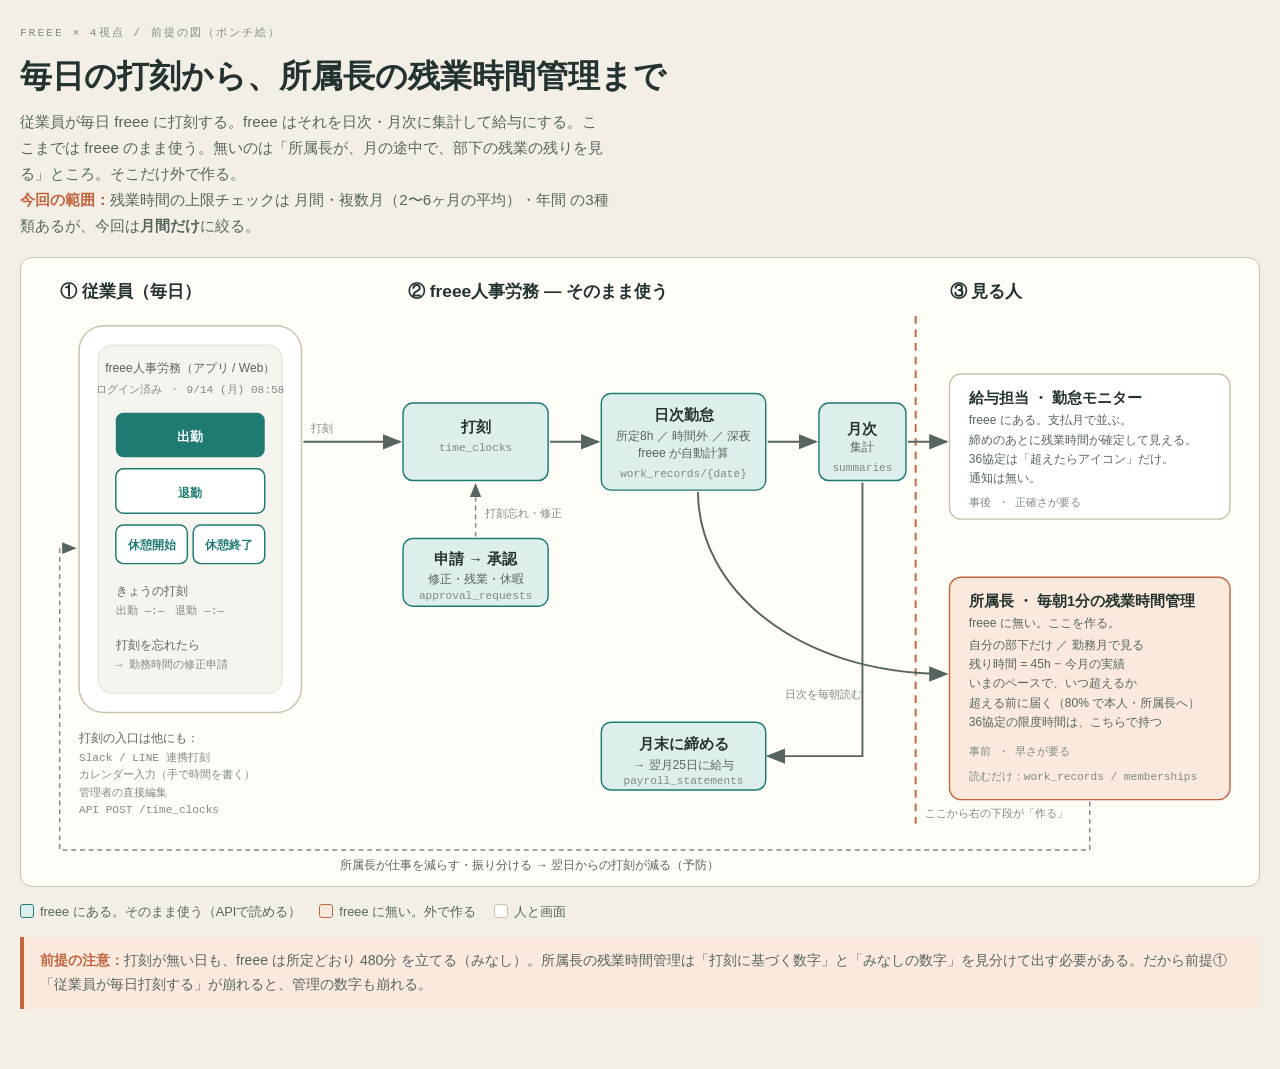
<file: fig_clock_flow.html>
<!doctype html>
<html lang="ja">
<head>
<meta charset="utf-8">
<meta name="viewport" content="width=device-width, initial-scale=1">
<title>毎日の打刻から、所属長の残業時間管理まで</title>
<style>
  :root { --ink:#243330; --mid:#56665f; --soft:#7e8b84; --line:#c9c0ae; --api:#1f7a72; --api-lift:#ddefec; --screen:#c2653f; --screen-lift:#fbe9dd; --ground:#f3efe6; --surface:#fffdf8; }
  * { box-sizing:border-box; }
  body { margin:0; padding:24px 20px 60px; background:var(--ground); color:var(--ink); font-family:"BIZ UDPGothic","Hiragino Kaku Gothic ProN","Yu Gothic",sans-serif; line-height:1.7; }
  .wrap { max-width:1280px; margin:0 auto; }
  .kicker { margin:0 0 6px; font-family:Consolas,monospace; font-size:.7rem; letter-spacing:.18em; color:var(--soft); text-transform:uppercase; }
  h1 { margin:0 0 6px; font-size:clamp(1.4rem,3vw,2rem); font-weight:800; }
  .lede { margin:0 0 18px; color:var(--mid); max-width:70ch; font-size:.95rem; }
  .figwrap { overflow-x:auto; background:var(--surface); border:1px solid var(--line); border-radius:12px; }
  svg { display:block; min-width:960px; width:100%; height:auto; font-family:inherit; }
  .t { font-size:15px; fill:var(--ink); }
  .h { font-size:18px; font-weight:800; fill:var(--ink); }
  .s { font-size:12.5px; fill:var(--mid); }
  .m { font-size:11.5px; fill:var(--soft); font-family:Consolas,monospace; }
  .box { fill:#fff; stroke:var(--line); stroke-width:1.5; }
  .api { fill:var(--api-lift); stroke:var(--api); stroke-width:1.5; }
  .make { fill:var(--screen-lift); stroke:var(--screen); stroke-width:1.5; }
  .arrow { stroke:var(--mid); stroke-width:2; fill:none; marker-end:url(#ar); }
  .arrow.thin { stroke:var(--soft); stroke-width:1.5; stroke-dasharray:5 4; }
  .btn { fill:#1f7a72; }
  .btn2 { fill:#fff; stroke:#1f7a72; stroke-width:1.5; }
  .btnt { font-size:13px; font-weight:700; fill:#fff; text-anchor:middle; }
  .btnt2 { font-size:12px; font-weight:700; fill:#1f7a72; text-anchor:middle; }
  .note { margin:14px 0 0; padding:12px 16px; background:var(--screen-lift); border-left:4px solid var(--screen); border-radius:0 8px 8px 0; font-size:.88rem; color:var(--mid); }
  .note b { color:var(--screen); }
  ul.legend { margin:14px 0 0; padding:0; list-style:none; display:flex; gap:18px; flex-wrap:wrap; font-size:.8rem; color:var(--mid); }
  ul.legend i { display:inline-block; width:14px; height:14px; border-radius:3px; vertical-align:-2px; margin-right:6px; border:1.5px solid; }
</style>
</head>
<body>
<div class="wrap">
  <p class="kicker">freee × 4視点 / 前提の図（ポンチ絵）</p>
  <h1>毎日の打刻から、所属長の残業時間管理まで</h1>
  <p class="lede">従業員が毎日 freee に打刻する。freee はそれを日次・月次に集計して給与にする。ここまでは freee のまま使う。無いのは「所属長が、月の途中で、部下の残業の残りを見る」ところ。そこだけ外で作る。<br><b style="color:var(--screen)">今回の範囲：</b>残業時間の上限チェックは 月間・複数月（2〜6ヶ月の平均）・年間 の3種類あるが、今回は<b>月間だけ</b>に絞る。</p>

  <div class="figwrap">
  <svg viewBox="0 0 1280 650" xmlns="http://www.w3.org/2000/svg" role="img" aria-label="打刻から所属長の残業時間管理までの流れ">
    <defs>
      <marker id="ar" markerWidth="10" markerHeight="8" refX="9" refY="4" orient="auto"><path d="M0,0 L10,4 L0,8 z" fill="#56665f"/></marker>
    </defs>

    <!-- 帯：領域のラベル -->
    <text x="40" y="40" class="h">① 従業員（毎日）</text>
    <text x="400" y="40" class="h">② freee人事労務 — そのまま使う</text>
    <text x="960" y="40" class="h">③ 見る人</text>

    <!-- 境界線 -->
    <line x1="925" y1="60" x2="925" y2="585" stroke="#c2653f" stroke-width="2" stroke-dasharray="8 6"/>
    <text x="935" y="578" class="m" fill="#c2653f">ここから右の下段が「作る」</text>

    <!-- ①従業員：スマホの打刻画面 -->
    <rect x="60" y="70" width="230" height="400" rx="26" class="box"/>
    <rect x="80" y="90" width="190" height="360" rx="14" fill="#f6f4ee" stroke="#e3dcce"/>
    <text x="175" y="118" class="s" text-anchor="middle">freee人事労務（アプリ / Web）</text>
    <text x="175" y="140" class="m" text-anchor="middle">ログイン済み ・ 9/14 (月) 08:58</text>
    <rect x="98" y="160" width="154" height="46" rx="8" class="btn"/><text x="175" y="189" class="btnt">出勤</text>
    <rect x="98" y="218" width="154" height="46" rx="8" class="btn2"/><text x="175" y="247" class="btnt2">退勤</text>
    <rect x="98" y="276" width="74" height="40" rx="8" class="btn2"/><text x="135" y="301" class="btnt2">休憩開始</text>
    <rect x="178" y="276" width="74" height="40" rx="8" class="btn2"/><text x="215" y="301" class="btnt2">休憩終了</text>
    <text x="98" y="348" class="s">きょうの打刻</text>
    <text x="98" y="368" class="m">出勤 —:—　退勤 —:—</text>
    <text x="98" y="404" class="s">打刻を忘れたら</text>
    <text x="98" y="424" class="m">→ 勤務時間の修正申請</text>
    <text x="60" y="500" class="s">打刻の入口は他にも：</text>
    <text x="60" y="520" class="m">Slack / LINE 連携打刻</text>
    <text x="60" y="538" class="m">カレンダー入力（手で時間を書く）</text>
    <text x="60" y="556" class="m">管理者の直接編集</text>
    <text x="60" y="574" class="m">API  POST /time_clocks</text>

    <!-- 矢印 ①→② -->
    <path d="M292,190 L392,190" class="arrow"/>
    <text x="300" y="180" class="m">打刻</text>

    <!-- ② freee の流れ -->
    <rect x="395" y="150" width="150" height="80" rx="10" class="api"/>
    <text x="470" y="180" class="t" text-anchor="middle" font-weight="700">打刻</text>
    <text x="470" y="200" class="m" text-anchor="middle">time_clocks</text>

    <path d="M547,190 L597,190" class="arrow"/>

    <rect x="600" y="140" width="170" height="100" rx="10" class="api"/>
    <text x="685" y="168" class="t" text-anchor="middle" font-weight="700">日次勤怠</text>
    <text x="685" y="188" class="s" text-anchor="middle">所定8h ／ 時間外 ／ 深夜</text>
    <text x="685" y="206" class="s" text-anchor="middle">freee が自動計算</text>
    <text x="685" y="226" class="m" text-anchor="middle">work_records/{date}</text>

    <path d="M772,190 L822,190" class="arrow"/>

    <rect x="825" y="150" width="90" height="80" rx="10" class="api"/>
    <text x="870" y="182" class="t" text-anchor="middle" font-weight="700">月次</text>
    <text x="870" y="200" class="s" text-anchor="middle">集計</text>
    <text x="870" y="220" class="m" text-anchor="middle">summaries</text>

    <!-- 申請・承認 -->
    <rect x="395" y="290" width="150" height="70" rx="10" class="api"/>
    <text x="470" y="316" class="t" text-anchor="middle" font-weight="700">申請 → 承認</text>
    <text x="470" y="336" class="s" text-anchor="middle">修正・残業・休暇</text>
    <text x="470" y="353" class="m" text-anchor="middle">approval_requests</text>
    <path d="M470,288 L470,234" class="arrow thin"/>
    <text x="480" y="268" class="m">打刻忘れ・修正</text>

    <!-- 締めて給与 -->
    <rect x="600" y="480" width="170" height="70" rx="10" class="api"/>
    <text x="685" y="508" class="t" text-anchor="middle" font-weight="700">月末に締める</text>
    <text x="685" y="528" class="s" text-anchor="middle">→ 翌月25日に給与</text>
    <text x="685" y="544" class="m" text-anchor="middle">payroll_statements</text>
    <path d="M870,232 L870,515 L772,515" class="arrow"/>

    <!-- ③ 見る人：上段（freeeにある） -->
    <rect x="960" y="120" width="290" height="150" rx="12" class="box"/>
    <text x="980" y="150" class="t" font-weight="700">給与担当 ・ 勤怠モニター</text>
    <text x="980" y="172" class="s">freee にある。支払月で並ぶ。</text>
    <text x="980" y="192" class="s">締めのあとに残業時間が確定して見える。</text>
    <text x="980" y="212" class="s">36協定は「超えたらアイコン」だけ。</text>
    <text x="980" y="232" class="s">通知は無い。</text>
    <text x="980" y="256" class="m">事後 ・ 正確さが要る</text>
    <path d="M917,190 L957,190" class="arrow"/>

    <!-- ③ 見る人：下段（作る） -->
    <rect x="960" y="330" width="290" height="230" rx="12" class="make"/>
    <text x="980" y="360" class="t" font-weight="700">所属長 ・ 毎朝1分の残業時間管理</text>
    <text x="980" y="382" class="s">freee に無い。ここを作る。</text>
    <text x="980" y="404" class="s">自分の部下だけ ／ 勤務月で見る</text>
    <text x="980" y="424" class="s">残り時間 = 45h − 今月の実績</text>
    <text x="980" y="444" class="s">いまのペースで、いつ超えるか</text>
    <text x="980" y="464" class="s">超える前に届く（80% で本人・所属長へ）</text>
    <text x="980" y="484" class="s">36協定の限度時間は、こちらで持つ</text>
    <text x="980" y="514" class="m">事前 ・ 早さが要る</text>
    <text x="980" y="540" class="m">読むだけ：work_records / memberships</text>
    <path d="M700,242 C700,340 800,430 957,430" class="arrow" stroke="#c2653f"/>
    <text x="790" y="455" class="m" fill="#c2653f">日次を毎朝読む</text>

    <!-- 所属長の行動 -->
    <path d="M1105,562 L1105,612 L40,612 L40,300 L56,300" class="arrow thin" stroke="#c2653f"/>
    <text x="330" y="632" class="s" fill="#c2653f">所属長が仕事を減らす・振り分ける → 翌日からの打刻が減る（予防）</text>
  </svg>
  </div>

  <ul class="legend">
    <li><i style="background:#ddefec;border-color:#1f7a72"></i>freee にある。そのまま使う（APIで読める）</li>
    <li><i style="background:#fbe9dd;border-color:#c2653f"></i>freee に無い。外で作る</li>
    <li><i style="background:#fff;border-color:#c9c0ae"></i>人と画面</li>
  </ul>

  <p class="note"><b>前提の注意：</b>打刻が無い日も、freee は所定どおり 480分 を立てる（みなし）。所属長の残業時間管理は「打刻に基づく数字」と「みなしの数字」を見分けて出す必要がある。だから前提①「従業員が毎日打刻する」が崩れると、管理の数字も崩れる。</p>
</div>
</body>
</html>
</file>
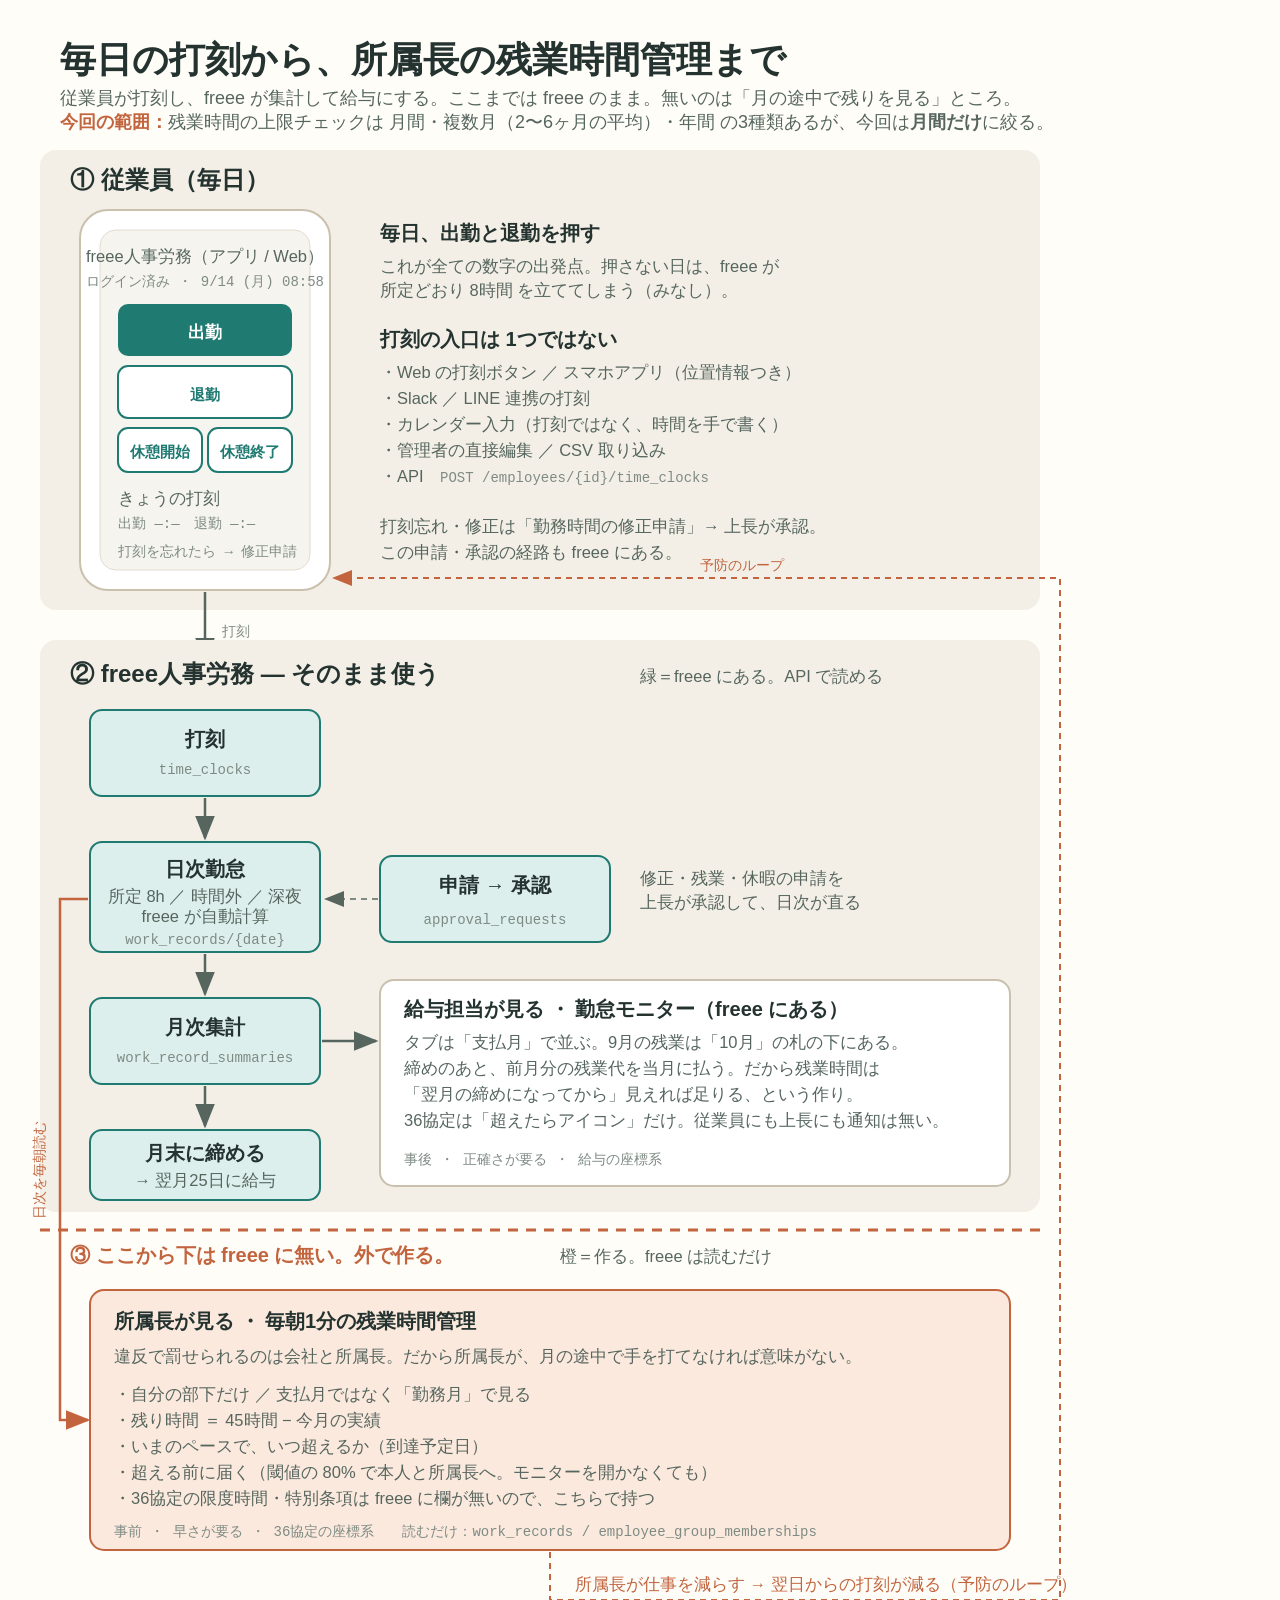
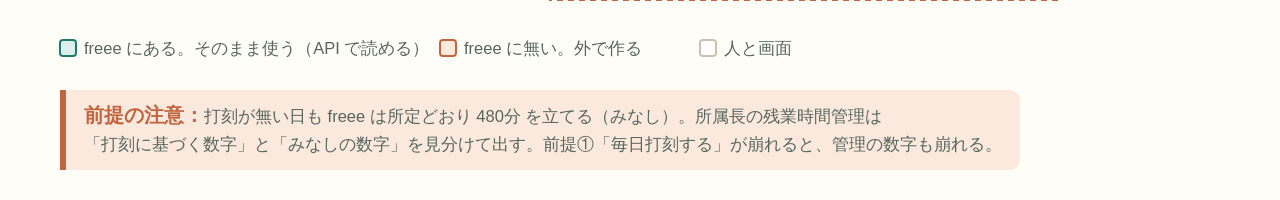
<file: fig_clock_flow_tall.html>
<!doctype html>
<html lang="ja">
<head>
<meta charset="utf-8">
<meta name="viewport" content="width=device-width, initial-scale=1">
<title>毎日の打刻から、所属長の残業時間管理まで（縦）</title>
<style>
  * { box-sizing:border-box; }
  body { margin:0; background:#fffdf8; font-family:"BIZ UDPGothic","Hiragino Kaku Gothic ProN","Yu Gothic",sans-serif; }
  svg { display:block; width:1080px; height:1800px; }
  .title { font-size:36px; font-weight:800; fill:#243330; }
  .sub { font-size:18px; fill:#56665f; }
  .h { font-size:24px; font-weight:800; fill:#243330; }
  .t { font-size:20px; font-weight:700; fill:#243330; }
  .s { font-size:16.5px; fill:#56665f; }
  .m { font-size:14px; fill:#7e8b84; font-family:Consolas,"BIZ UDGothic",monospace; }
  .o { fill:#c2653f; }
  .box { fill:#fff; stroke:#c9c0ae; stroke-width:2; }
  .api { fill:#ddefec; stroke:#1f7a72; stroke-width:2; }
  .make { fill:#fbe9dd; stroke:#c2653f; stroke-width:2; }
  .band { fill:#f3efe6; }
  .arrow { stroke:#56665f; stroke-width:2.5; fill:none; marker-end:url(#ar); }
  .arrow.thin { stroke:#7e8b84; stroke-width:2; stroke-dasharray:6 5; }
  .arrow.o { stroke:#c2653f; marker-end:url(#aro); fill:none; }
  .btn { fill:#1f7a72; }
  .btn2 { fill:#fff; stroke:#1f7a72; stroke-width:2; }
  .btnt { font-size:17px; font-weight:700; fill:#fff; text-anchor:middle; }
  .btnt2 { font-size:15px; font-weight:700; fill:#1f7a72; text-anchor:middle; }
</style>
</head>
<body>
<svg viewBox="0 0 1080 1800" xmlns="http://www.w3.org/2000/svg" role="img" aria-label="打刻から所属長の残業時間管理までの流れ（縦長）">
  <defs>
    <marker id="ar" markerWidth="10" markerHeight="8" refX="9" refY="4" orient="auto"><path d="M0,0 L10,4 L0,8 z" fill="#56665f"/></marker>
    <marker id="aro" markerWidth="10" markerHeight="8" refX="9" refY="4" orient="auto"><path d="M0,0 L10,4 L0,8 z" fill="#c2653f"/></marker>
  </defs>
  <rect x="0" y="0" width="1080" height="1800" fill="#fffdf8"/>

  <!-- タイトル -->
  <text x="60" y="72" class="title">毎日の打刻から、所属長の残業時間管理まで</text>
  <text x="60" y="104" class="sub">従業員が打刻し、freee が集計して給与にする。ここまでは freee のまま。無いのは「月の途中で残りを見る」ところ。</text>
  <text x="60" y="128" class="sub"><tspan font-weight="700" fill="#c2653f">今回の範囲：</tspan>残業時間の上限チェックは 月間・複数月（2〜6ヶ月の平均）・年間 の3種類あるが、今回は<tspan font-weight="700">月間だけ</tspan>に絞る。</text>

  <!-- ① 従業員 -->
  <rect x="40" y="150" width="1000" height="460" rx="16" class="band"/>
  <text x="70" y="188" class="h">① 従業員（毎日）</text>

  <rect x="80" y="210" width="250" height="380" rx="28" class="box"/>
  <rect x="100" y="230" width="210" height="340" rx="16" fill="#f6f4ee" stroke="#e3dcce"/>
  <text x="205" y="262" class="s" text-anchor="middle">freee人事労務（アプリ / Web）</text>
  <text x="205" y="286" class="m" text-anchor="middle">ログイン済み ・ 9/14 (月) 08:58</text>
  <rect x="118" y="304" width="174" height="52" rx="10" class="btn"/><text x="205" y="338" class="btnt">出勤</text>
  <rect x="118" y="366" width="174" height="52" rx="10" class="btn2"/><text x="205" y="400" class="btnt2">退勤</text>
  <rect x="118" y="428" width="84" height="44" rx="10" class="btn2"/><text x="160" y="457" class="btnt2">休憩開始</text>
  <rect x="208" y="428" width="84" height="44" rx="10" class="btn2"/><text x="250" y="457" class="btnt2">休憩終了</text>
  <text x="118" y="504" class="s">きょうの打刻</text>
  <text x="118" y="528" class="m">出勤 —:—　退勤 —:—</text>
  <text x="118" y="556" class="m">打刻を忘れたら → 修正申請</text>

  <text x="380" y="240" class="t">毎日、出勤と退勤を押す</text>
  <text x="380" y="272" class="s">これが全ての数字の出発点。押さない日は、freee が</text>
  <text x="380" y="296" class="s">所定どおり 8時間 を立ててしまう（みなし）。</text>
  <text x="380" y="346" class="t">打刻の入口は 1つではない</text>
  <text x="380" y="378" class="s">・Web の打刻ボタン ／ スマホアプリ（位置情報つき）</text>
  <text x="380" y="404" class="s">・Slack ／ LINE 連携の打刻</text>
  <text x="380" y="430" class="s">・カレンダー入力（打刻ではなく、時間を手で書く）</text>
  <text x="380" y="456" class="s">・管理者の直接編集 ／ CSV 取り込み</text>
  <text x="380" y="482" class="s">・API</text>
  <text x="440" y="482" class="m">POST /employees/{id}/time_clocks</text>
  <text x="380" y="532" class="s">打刻忘れ・修正は「勤務時間の修正申請」→ 上長が承認。</text>
  <text x="380" y="558" class="s">この申請・承認の経路も freee にある。</text>

  <!-- ↓ 打刻 -->
  <path d="M205,592 L205,660" class="arrow"/>
  <text x="222" y="636" class="m">打刻</text>

  <!-- ② freee -->
  <rect x="40" y="640" width="1000" height="572" rx="16" class="band"/>
  <text x="70" y="682" class="h">② freee人事労務 — そのまま使う</text>
  <text x="640" y="682" class="s">緑＝freee にある。API で読める</text>

  <rect x="90" y="710" width="230" height="86" rx="12" class="api"/>
  <text x="205" y="746" class="t" text-anchor="middle">打刻</text>
  <text x="205" y="774" class="m" text-anchor="middle">time_clocks</text>

  <path d="M205,798 L205,838" class="arrow"/>

  <rect x="90" y="842" width="230" height="110" rx="12" class="api"/>
  <text x="205" y="876" class="t" text-anchor="middle">日次勤怠</text>
  <text x="205" y="902" class="s" text-anchor="middle">所定 8h ／ 時間外 ／ 深夜</text>
  <text x="205" y="922" class="s" text-anchor="middle">freee が自動計算</text>
  <text x="205" y="944" class="m" text-anchor="middle">work_records/{date}</text>

  <!-- 申請→承認（日次を直す） -->
  <rect x="380" y="856" width="230" height="86" rx="12" class="api"/>
  <text x="495" y="892" class="t" text-anchor="middle">申請 → 承認</text>
  <text x="495" y="924" class="m" text-anchor="middle">approval_requests</text>
  <path d="M378,899 L326,899" class="arrow thin"/>
  <text x="640" y="884" class="s">修正・残業・休暇の申請を</text>
  <text x="640" y="908" class="s">上長が承認して、日次が直る</text>

  <path d="M205,954 L205,994" class="arrow"/>

  <rect x="90" y="998" width="230" height="86" rx="12" class="api"/>
  <text x="205" y="1034" class="t" text-anchor="middle">月次集計</text>
  <text x="205" y="1062" class="m" text-anchor="middle">work_record_summaries</text>

  <path d="M205,1086 L205,1126" class="arrow"/>

  <rect x="90" y="1130" width="230" height="70" rx="12" class="api"/>
  <text x="205" y="1160" class="t" text-anchor="middle">月末に締める</text>
  <text x="205" y="1186" class="s" text-anchor="middle">→ 翌月25日に給与</text>

  <!-- 給与担当・勤怠モニター -->
  <path d="M322,1041 L376,1041" class="arrow"/>
  <rect x="380" y="980" width="630" height="206" rx="14" class="box"/>
  <text x="404" y="1016" class="t">給与担当が見る ・ 勤怠モニター（freee にある）</text>
  <text x="404" y="1048" class="s">タブは「支払月」で並ぶ。9月の残業は「10月」の札の下にある。</text>
  <text x="404" y="1074" class="s">締めのあと、前月分の残業代を当月に払う。だから残業時間は</text>
  <text x="404" y="1100" class="s">「翌月の締めになってから」見えれば足りる、という作り。</text>
  <text x="404" y="1126" class="s">36協定は「超えたらアイコン」だけ。従業員にも上長にも通知は無い。</text>
  <text x="404" y="1164" class="m">事後 ・ 正確さが要る ・ 給与の座標系</text>

  <!-- 境界 -->
  <line x1="40" y1="1230" x2="1040" y2="1230" stroke="#c2653f" stroke-width="3" stroke-dasharray="10 8"/>
  <text x="70" y="1262" class="t o">③ ここから下は freee に無い。外で作る。</text>
  <text x="560" y="1262" class="s">橙＝作る。freee は読むだけ</text>

  <!-- 所属長 -->
  <rect x="90" y="1290" width="920" height="260" rx="14" class="make"/>
  <text x="114" y="1328" class="t">所属長が見る ・ 毎朝1分の残業時間管理</text>
  <text x="114" y="1362" class="s">違反で罰せられるのは会社と所属長。だから所属長が、月の途中で手を打てなければ意味がない。</text>
  <text x="114" y="1400" class="s">・自分の部下だけ ／ 支払月ではなく「勤務月」で見る</text>
  <text x="114" y="1426" class="s">・残り時間 ＝ 45時間 − 今月の実績</text>
  <text x="114" y="1452" class="s">・いまのペースで、いつ超えるか（到達予定日）</text>
  <text x="114" y="1478" class="s">・超える前に届く（閾値の 80% で本人と所属長へ。モニターを開かなくても）</text>
  <text x="114" y="1504" class="s">・36協定の限度時間・特別条項は freee に欄が無いので、こちらで持つ</text>
  <text x="114" y="1536" class="m">事前 ・ 早さが要る ・ 36協定の座標系　　読むだけ：work_records / employee_group_memberships</text>

  <!-- 日次 → 所属長（橙） -->
  <path d="M88,899 L60,899 L60,1420 L88,1420" class="arrow o" stroke-width="3"/>
  <text x="44" y="1170" class="m o" text-anchor="middle" transform="rotate(-90 44,1170)">日次を毎朝読む</text>

  <!-- 予防のループ（所属長 → 従業員） -->
  <path d="M550,1552 L550,1600 L1060,1600 L1060,578 L334,578" class="arrow o thin" stroke-width="2.5"/>
  <text x="575" y="1590" class="s o">所属長が仕事を減らす → 翌日からの打刻が減る（予防のループ）</text>
  <text x="700" y="570" class="m o">予防のループ</text>

  <!-- 凡例と注意 -->
  <rect x="60" y="1640" width="16" height="16" rx="3" class="api"/><text x="84" y="1654" class="s">freee にある。そのまま使う（API で読める）</text>
  <rect x="440" y="1640" width="16" height="16" rx="3" class="make"/><text x="464" y="1654" class="s">freee に無い。外で作る</text>
  <rect x="700" y="1640" width="16" height="16" rx="3" class="box"/><text x="724" y="1654" class="s">人と画面</text>

  <rect x="60" y="1690" width="960" height="80" rx="10" fill="#fbe9dd"/>
  <rect x="60" y="1690" width="6" height="80" fill="#c2653f"/>
  <text x="84" y="1722" class="s"><tspan class="t o" font-size="16.5px">前提の注意：</tspan>打刻が無い日も freee は所定どおり 480分 を立てる（みなし）。所属長の残業時間管理は</text>
  <text x="84" y="1750" class="s">「打刻に基づく数字」と「みなしの数字」を見分けて出す。前提①「毎日打刻する」が崩れると、管理の数字も崩れる。</text>
</svg>
</body>
</html>
</file>
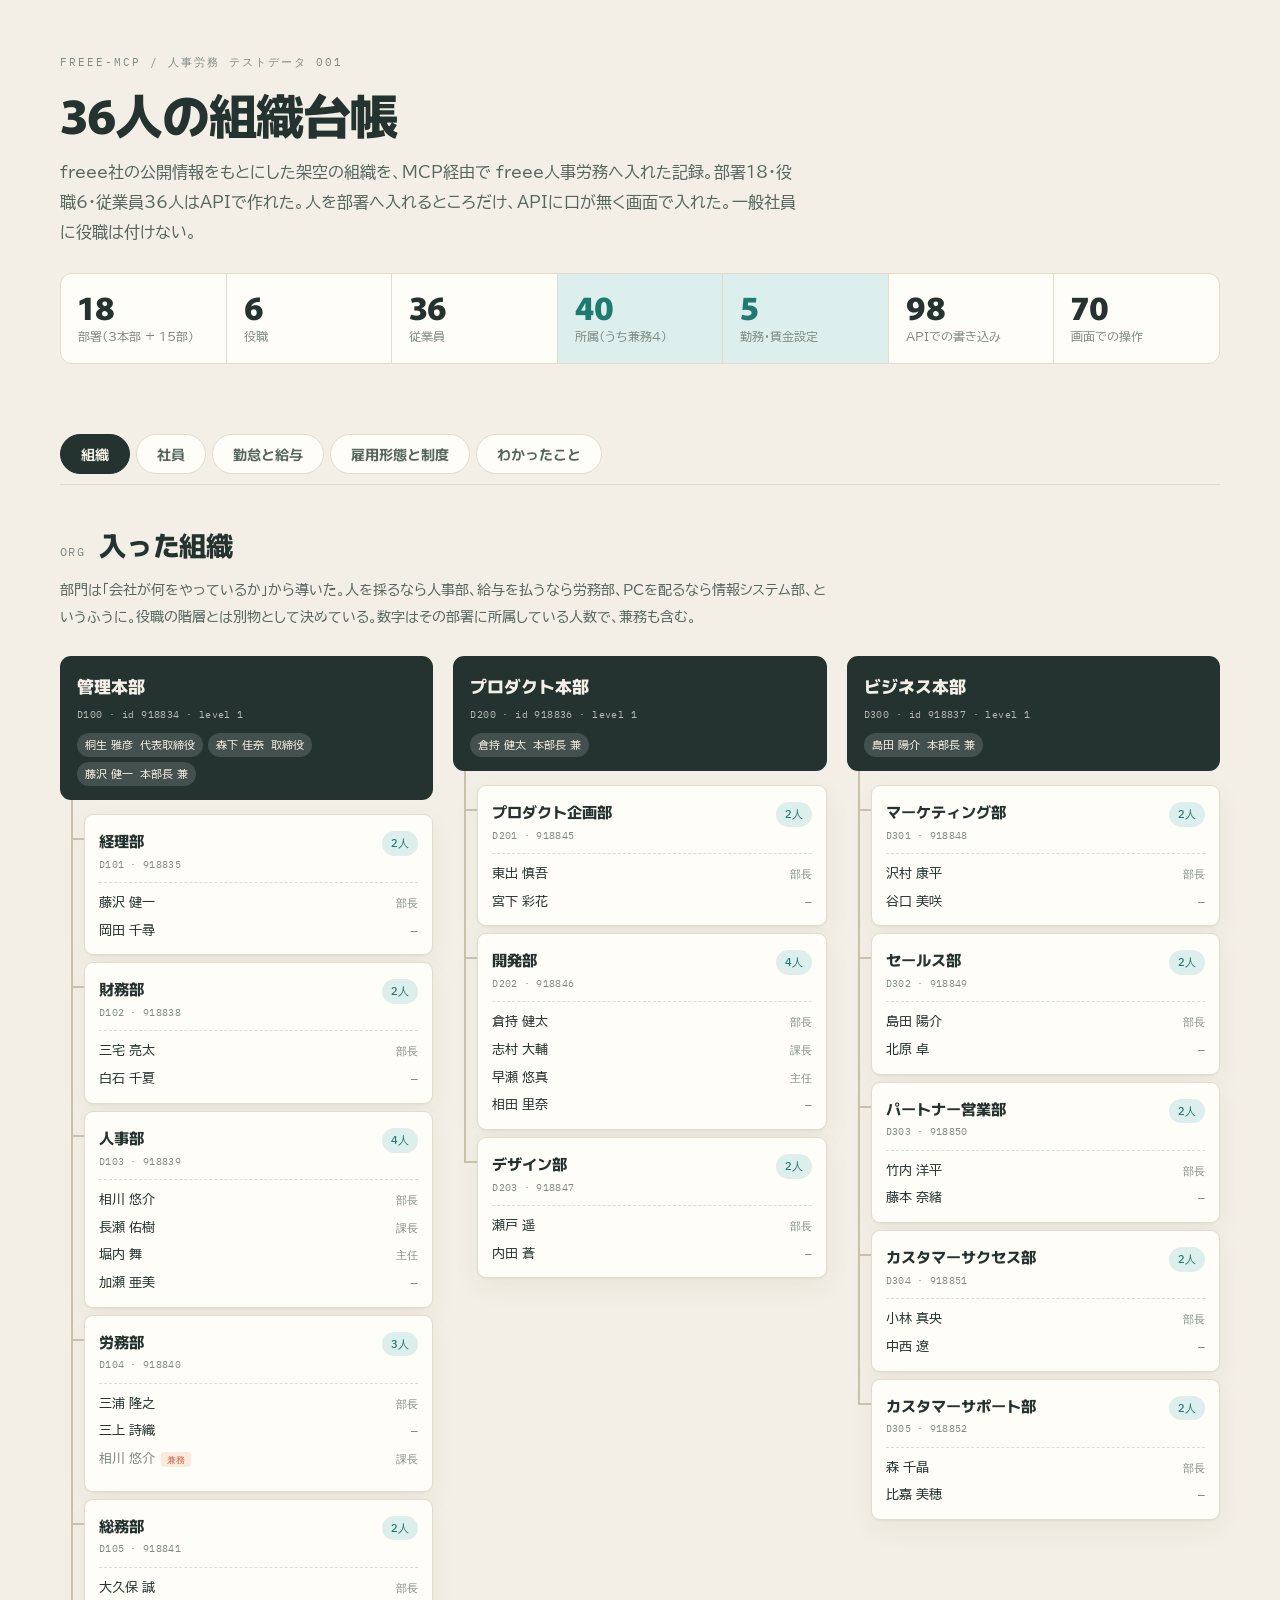
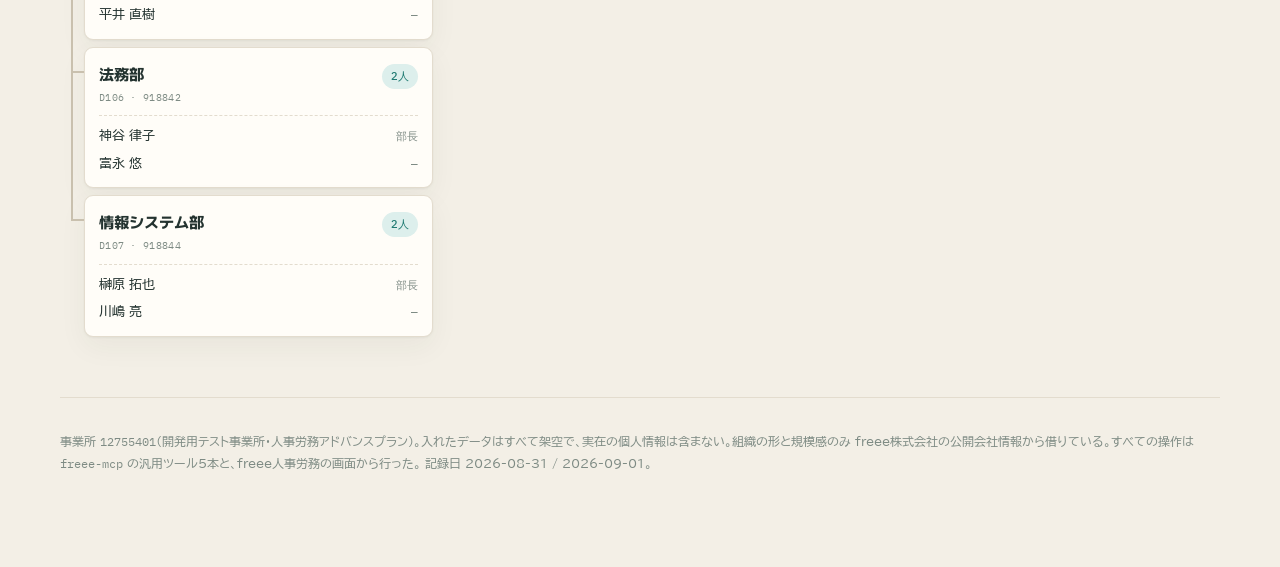
<file: fig_org_build.html>
<!doctype html>
<html lang="ja">
<head>
<meta charset="utf-8">
<meta name="viewport" content="width=device-width, initial-scale=1">
<style>body{margin:0}img{max-width:100%}[hidden]{display:none!important}</style>
<title>36人の組織台帳</title>
<link rel="preconnect" href="https://fonts.googleapis.com">
<link rel="preconnect" href="https://fonts.gstatic.com" crossorigin>
<link rel="stylesheet" href="https://fonts.googleapis.com/css2?family=Murecho:wght@400;600;800&family=BIZ+UDPGothic:wght@400;700&family=IBM+Plex+Mono:wght@400;500&display=swap">
<style>
:root {
  --ground: #f3efe6; --surface: #fffdf8; --sunk: #ebe5d8;
  --ink: #243330; --ink-mid: #56665f; --ink-soft: #7e8b84;
  --line: #e3dcce; --line-firm: #c9c0ae;
  --api: #1f7a72; --api-lift: #ddefec;
  --screen: #c2653f; --screen-lift: #fbe9dd;
  --shadow: 0 1px 2px rgba(36,51,48,.05), 0 10px 28px rgba(36,51,48,.05);
  --display: "Murecho", "Hiragino Kaku Gothic ProN", sans-serif;
  --body: "BIZ UDPGothic", "Hiragino Kaku Gothic ProN", "Yu Gothic", sans-serif;
  --mono: "IBM Plex Mono", ui-monospace, Consolas, monospace;
}
@media (prefers-color-scheme: dark) {
  :root:not([data-theme="light"]) {
    --ground: #101a1b; --surface: #1a2626; --sunk: #223130;
    --ink: #eaf0ed; --ink-mid: #aebeb9; --ink-soft: #86968f;
    --line: #2b3a38; --line-firm: #3d4f4c;
    --api: #6fc8bd; --api-lift: #122725;
    --screen: #e8a07a; --screen-lift: #2e1d14;
    --shadow: 0 1px 2px rgba(0,0,0,.45), 0 10px 28px rgba(0,0,0,.35);
  }
}
:root[data-theme="dark"] {
  --ground: #101a1b; --surface: #1a2626; --sunk: #223130;
  --ink: #eaf0ed; --ink-mid: #aebeb9; --ink-soft: #86968f;
  --line: #2b3a38; --line-firm: #3d4f4c;
  --api: #6fc8bd; --api-lift: #122725;
  --screen: #e8a07a; --screen-lift: #2e1d14;
  --shadow: 0 1px 2px rgba(0,0,0,.45), 0 10px 28px rgba(0,0,0,.35);
}

* { box-sizing: border-box; }
body { margin: 0; padding: 0 20px 80px; background: var(--ground); color: var(--ink); font-family: var(--body); font-size: 15px; line-height: 1.85; }
.wrap { max-width: 1160px; margin: 0 auto; }

.top { padding: 52px 0 26px; }
.kicker { margin: 0 0 12px; font-family: var(--mono); font-size: .7rem; letter-spacing: .18em; color: var(--ink-soft); text-transform: uppercase; }
h1 { margin: 0; font-family: var(--display); font-weight: 800; font-size: clamp(1.9rem, 4.6vw, 3rem); line-height: 1.2; letter-spacing: -.02em; text-wrap: balance; }
.lede { margin: 16px 0 0; max-width: 62ch; color: var(--ink-mid); font-size: 1rem; }

.tally { margin-top: 26px; display: grid; grid-template-columns: repeat(auto-fit, minmax(140px, 1fr)); gap: 1px; background: var(--line); border: 1px solid var(--line); border-radius: 12px; overflow: hidden; }
.tally div { padding: 15px 17px; background: var(--surface); display: grid; gap: 2px; }
.tally div { min-width: 0; }
.tally b { font-family: var(--display); font-weight: 800; font-size: 2rem; line-height: 1.1; font-variant-numeric: tabular-nums; overflow-wrap: anywhere; }
.tally.wide { grid-template-columns: repeat(auto-fit, minmax(200px, 1fr)); }
.tally.wide b { font-size: 1.5rem; }
.tally span { font-size: .73rem; color: var(--ink-soft); }
.tally .good b { color: var(--api); }
.tally .good { background: var(--api-lift); }

/* タブ */
.tabs { position: sticky; top: 0; z-index: 20; margin-top: 34px; padding: 10px 0; background: var(--ground); display: flex; gap: 6px; flex-wrap: wrap; border-bottom: 1px solid var(--line); }
.tab { padding: 9px 20px; cursor: pointer; border: 1px solid var(--line); border-radius: 99px; background: var(--surface); color: var(--ink-mid); font-family: var(--display); font-weight: 600; font-size: .88rem; }
.tab:hover { border-color: var(--line-firm); }
.tab[aria-selected="true"] { background: var(--ink); border-color: var(--ink); color: var(--ground); }
.tab:focus-visible { outline: 2px solid var(--api); outline-offset: 2px; }
.panel { padding-top: 34px; }

.head { margin-bottom: 8px; display: flex; gap: 14px; align-items: baseline; flex-wrap: wrap; }
.head span { font-family: var(--mono); font-size: .72rem; letter-spacing: .12em; color: var(--ink-soft); }
h2 { margin: 0; font-family: var(--display); font-weight: 800; font-size: clamp(1.25rem, 2.5vw, 1.7rem); letter-spacing: -.01em; }
.note { margin: 0 0 26px; max-width: 70ch; color: var(--ink-mid); font-size: .9rem; }
section + section { margin-top: 56px; }

/* 組織図 */
.chart { display: grid; grid-template-columns: repeat(3, minmax(0, 1fr)); gap: 20px; align-items: start; }
.branch { display: grid; }
.hq { position: relative; z-index: 1; padding: 14px 17px; background: var(--ink); color: var(--ground); border-radius: 11px; display: grid; gap: 4px; }
.hq b { font-family: var(--display); font-weight: 800; font-size: 1.06rem; }
.hq em { font-style: normal; font-family: var(--mono); font-size: .64rem; opacity: .72; letter-spacing: .04em; }
.hq .who { margin-top: 4px; display: flex; gap: 5px; flex-wrap: wrap; }
.hq .who span { padding: 2px 8px; border-radius: 99px; background: rgba(255,255,255,.14); font-size: .68rem; }
.kids { position: relative; margin: 0; padding: 14px 0 0 24px; list-style: none; display: grid; gap: 7px; }
.dept { position: relative; }
.dept::after { content: ""; position: absolute; left: -13px; top: -21px; bottom: -7px; width: 2px; background: var(--line-firm); }
.dept:last-child::after { bottom: auto; height: 45px; }
.dept::before { content: ""; position: absolute; left: -13px; top: 24px; width: 13px; height: 2px; background: var(--line-firm); }
.dept-in { padding: 11px 14px 12px; background: var(--surface); border: 1px solid var(--line); border-radius: 9px; box-shadow: var(--shadow); }
.dept-top { display: flex; align-items: baseline; justify-content: space-between; gap: 10px; }
.dept-top strong { font-family: var(--display); font-weight: 700; font-size: .95rem; }
.count { flex: none; padding: 2px 9px; border-radius: 99px; background: var(--api-lift); color: var(--api); font-family: var(--mono); font-size: .7rem; font-weight: 500; }
.dept-code { font-family: var(--mono); font-size: .62rem; color: var(--ink-soft); letter-spacing: .03em; }
.roster { margin: 8px 0 0; padding: 8px 0 0; border-top: 1px dashed var(--line); display: grid; gap: 4px; list-style: none; }
.roster li { display: grid; grid-template-columns: minmax(0,1fr) auto; gap: 8px; align-items: baseline; font-size: .8rem; }
.roster i { font-style: normal; font-family: var(--mono); font-size: .66rem; color: var(--ink-soft); white-space: nowrap; }
.roster li.sub { color: var(--ink-soft); }
.roster li.sub::after { content: ""; }
.kenmu { padding: 1px 6px; border-radius: 3px; background: var(--screen-lift); color: var(--screen); font-family: var(--mono); font-size: .58rem; margin-left: 6px; }

/* 社員テーブル */
.controls { margin-bottom: 16px; display: flex; gap: 8px; flex-wrap: wrap; align-items: center; }
.controls select, .controls input { padding: 8px 12px; border: 1px solid var(--line); border-radius: 8px; background: var(--surface); color: var(--ink); font-family: var(--body); font-size: .85rem; }
.controls input { min-width: 200px; }
.controls .n { margin-left: auto; font-family: var(--mono); font-size: .78rem; color: var(--ink-soft); }
.tablewrap { overflow-x: auto; border: 1px solid var(--line); border-radius: 11px; background: var(--surface); }
table { width: 100%; border-collapse: collapse; font-size: .84rem; }
th, td { padding: 10px 14px; text-align: left; border-bottom: 1px solid var(--line); white-space: nowrap; }
th { position: sticky; top: 0; background: var(--sunk); font-family: var(--display); font-weight: 700; font-size: .73rem; letter-spacing: .04em; color: var(--ink-mid); cursor: pointer; user-select: none; }
th:hover { color: var(--ink); }
th[data-sorted]::after { content: " ▾"; color: var(--api); }
th[data-sorted="asc"]::after { content: " ▴"; }
tbody tr:last-child td { border-bottom: none; }
tbody tr:hover { background: var(--sunk); }
td.num { font-family: var(--mono); font-variant-numeric: tabular-nums; }
td.empty { padding: 28px 14px; text-align: center; color: var(--ink-soft); white-space: normal; }

.paygrid { display: grid; grid-template-columns: minmax(0,1.4fr) minmax(310px,1fr); gap: 18px; align-items: start; }
@media (max-width: 1200px) { .paygrid { grid-template-columns: 1fr; } .paycard { position: static; } }
.paybar { display: flex; flex-wrap: wrap; gap: 8px; align-items: center; margin-bottom: 12px; }
.paybar input[type=search] { flex: 1 1 190px; min-width: 150px; padding: 8px 12px; border: 1px solid var(--line-firm); border-radius: 8px; background: var(--surface); color: var(--ink); font: inherit; font-size: .85rem; }
.paybar button { padding: 7px 13px; border: 1px solid var(--line-firm); border-radius: 8px; background: var(--surface); color: var(--ink-mid); font: inherit; font-size: .78rem; cursor: pointer; font-family: var(--display); }
.paybar button[aria-pressed="true"] { background: var(--api); border-color: var(--api); color: #fff; }
.paybar .cnt { font-family: var(--mono); font-size: .74rem; color: var(--ink-soft); }

table.pay { font-size: .8rem; }
table.pay th, table.pay td { padding: 9px 11px; }
table.pay td { white-space: nowrap; }
table.pay td:nth-child(3), table.pay td:nth-child(4) { max-width: 190px; overflow: hidden; text-overflow: ellipsis; }
table.pay tbody tr { cursor: pointer; }
table.pay tbody tr:hover { background: var(--sunk); }
table.pay tbody tr[aria-selected="true"] { background: var(--api-lift); box-shadow: inset 3px 0 0 var(--api); }
table.pay td.ot b { font-family: var(--mono); font-variant-numeric: tabular-nums; }
table.pay td.ot { position: relative; }
.otbar { display: block; height: 3px; border-radius: 2px; background: var(--api); margin-top: 3px; opacity: .55; }
.otbar.hot { background: var(--screen); opacity: .85; }
table.pay td.zero { color: var(--ink-soft); }
.tag45 { display: inline-block; margin-left: 6px; padding: 0 5px; border-radius: 4px; background: var(--screen-lift); color: var(--screen); font-family: var(--display); font-size: .64rem; font-weight: 700; }
.tagoff { display: inline-block; margin-left: 6px; padding: 0 5px; border-radius: 4px; background: var(--sunk); color: var(--ink-soft); font-family: var(--display); font-size: .64rem; }

.paycard { position: sticky; top: 12px; border: 1px solid var(--line); border-radius: 13px; background: var(--surface); box-shadow: var(--shadow); overflow: hidden; }
.paycard header { padding: 15px 17px 12px; border-bottom: 1px solid var(--line); background: var(--sunk); }
.paycard header h3 { margin: 0; font-family: var(--display); font-size: 1.05rem; }
.paycard header p { margin: 3px 0 0; font-size: .76rem; color: var(--ink-mid); }
.paycard header code { font-family: var(--mono); font-size: .68rem; color: var(--ink-soft); }
.paysec { padding: 13px 17px; border-bottom: 1px solid var(--line); }
.paysec:last-child { border-bottom: 0; }
.paysec h4 { margin: 0 0 8px; font-family: var(--display); font-size: .7rem; letter-spacing: .07em; color: var(--ink-soft); font-weight: 700; }
.kv { display: flex; justify-content: space-between; gap: 12px; padding: 3px 0; font-size: .82rem; }
.kv span { color: var(--ink-mid); }
.kv b { font-family: var(--mono); font-variant-numeric: tabular-nums; font-weight: 500; }
.kv.dim span, .kv.dim b { color: var(--ink-soft); }
.kv.sum { margin-top: 7px; padding-top: 8px; border-top: 1px solid var(--line); font-size: .92rem; }
.kv.sum b { font-weight: 700; }
.kv.big b { font-size: 1.12rem; font-family: var(--display); }
.paynote { padding: 11px 17px; background: var(--screen-lift); font-size: .74rem; line-height: 1.6; color: var(--ink-mid); }
.paynote b { color: var(--screen); }

.daysec { margin-top: 30px; }
.dayhead { display: flex; flex-wrap: wrap; align-items: baseline; gap: 10px; margin-bottom: 10px; }
.dayhead h3 { margin: 0; font-family: var(--display); font-size: 1.15rem; }
.dayhead span { font-size: .8rem; color: var(--ink-mid); }
table.day { font-size: .8rem; }
table.day th, table.day td { padding: 7px 12px; }
table.day th { cursor: default; }
table.day td.d { font-family: var(--mono); }
table.day tr.off td { color: var(--ink-soft); background: var(--sunk); }
table.day tr.hol td { color: var(--screen); background: var(--screen-lift); }
table.day tfoot td { font-weight: 700; background: var(--sunk); border-top: 2px solid var(--line-firm); }
.kind { display: inline-block; padding: 0 6px; border-radius: 4px; font-size: .68rem; font-family: var(--display); }
.kind.w { background: var(--api-lift); color: var(--api); }
.kind.p { background: var(--sunk); color: var(--ink-soft); }
.kind.l { background: var(--screen-lift); color: var(--screen); }
.warnband { border: 1px solid var(--line-firm); border-left: 4px solid var(--screen); border-radius: 10px; background: var(--surface); padding: 13px 16px; }
.chip { padding: 2px 9px; border-radius: 3px; font-family: var(--mono); font-size: .68rem; }
.chip.p04, .chip.p03, .chip.p01, .chip.p02 { background: var(--api-lift); color: var(--api); }
.chip.p05, .chip.p06 { background: var(--sunk); color: var(--ink-mid); }
.chip.p07 { background: transparent; color: var(--ink-soft); font-size: .8rem; }
.etype { padding: 2px 9px; border-radius: 3px; font-size: .74rem; background: var(--sunk); color: var(--ink-mid); }
.etype.e-board-member { background: var(--api-lift); color: var(--api); font-weight: 700; }
.etype.e-fixed-term, .etype.e-part-time { background: var(--screen-lift); color: var(--screen); }
.sublabel { display: block; margin-top: 2px; font-family: var(--mono); font-size: .64rem; color: var(--screen); }

/* 雇用形態と制度 */
.legend { margin: 0 0 16px; display: flex; gap: 18px; flex-wrap: wrap; }
.legend span { display: inline-flex; gap: 7px; align-items: center; font-size: .8rem; color: var(--ink-soft); }
.mk { display: inline-grid; place-items: center; width: 20px; height: 20px; border-radius: 50%; font-size: .72rem; font-weight: 700; }
.mk.yes { background: var(--api-lift); color: var(--api); }
.mk.no { background: var(--screen-lift); color: var(--screen); }
.mk.maybe { background: var(--sunk); color: var(--ink-mid); }
table.matrix td.cell-yes { background: var(--api-lift); }
table.matrix th.rowhead small { display: block; margin-top: 2px; font-size: .7rem; color: var(--ink-soft); font-weight: 400; }
table.matrix th { cursor: default; }
table.matrix thead th { text-align: center; padding: 12px 14px; }
table.matrix thead th b { display: block; font-family: var(--display); font-size: .92rem; color: var(--ink); }
table.matrix thead th i { font-style: normal; font-family: var(--mono); font-size: .68rem; color: var(--ink-soft); }
table.matrix th.rowhead, table.matrix td.rowhead { text-align: left; width: 30%; min-width: 190px; white-space: normal; font-family: var(--body); font-weight: 400; font-size: .84rem; color: var(--ink); background: var(--surface); position: static; }
table.matrix td { text-align: center; white-space: normal; }
table.matrix td.cell-no { background: var(--screen-lift); }
table.matrix td.cell-maybe { background: var(--sunk); }
table.matrix td small { display: block; margin-top: 2px; font-size: .68rem; color: var(--ink-soft); }
table.matrix tr.divider td, table.matrix tr.divider th { border-top: 2px solid var(--line-firm); }

.warnband { margin-top: 22px; padding: 20px 24px 22px; background: var(--screen-lift); border-left: 4px solid var(--screen); border-radius: 0 12px 12px 0; }
.warnband b { font-family: var(--display); font-weight: 800; color: var(--screen); }
.warnband p { margin: 8px 0 0; font-size: .87rem; color: var(--ink-mid); line-height: 1.85; }
.warnband p b { color: var(--ink); }
.warnband code { font-family: var(--mono); font-size: .8rem; }

.who-grid { display: grid; grid-template-columns: repeat(auto-fit, minmax(250px, 1fr)); gap: 16px; align-items: start; }
.who-card { padding: 18px 20px 20px; background: var(--surface); border: 1px solid var(--line); border-top: 4px solid var(--line-firm); border-radius: 11px; }
.who-card.t-board { border-top-color: var(--api); }
.who-card.t-fixed, .who-card.t-part { border-top-color: var(--screen); }
.who-card h3 { margin: 0; display: flex; align-items: baseline; gap: 10px; font-family: var(--display); font-weight: 800; font-size: 1.02rem; }
.who-card h3 em { font-style: normal; font-family: var(--mono); font-size: .72rem; color: var(--ink-soft); }
.who-card > p { margin: 4px 0 12px; font-size: .78rem; color: var(--ink-soft); }
.who-card ul { margin: 0; padding: 0; list-style: none; display: grid; gap: 6px; }
.who-card li { display: grid; grid-template-columns: minmax(0,1fr) auto; gap: 8px; padding: 7px 0; border-top: 1px dashed var(--line); font-size: .82rem; }
.who-card li:first-child { border-top: none; }
.who-card li i { font-style: normal; font-family: var(--mono); font-size: .66rem; color: var(--ink-soft); white-space: nowrap; }

.plan { margin: 0; padding: 0; list-style: none; counter-reset: p; display: grid; gap: 10px; }
.plan li { counter-increment: p; position: relative; padding: 14px 18px 15px 52px; background: var(--surface); border: 1px solid var(--line); border-radius: 10px; font-size: .87rem; }
.plan li::before { content: counter(p); position: absolute; left: 16px; top: 14px; display: grid; place-items: center; width: 24px; height: 24px; border-radius: 50%; background: var(--sunk); color: var(--ink-mid); font-family: var(--mono); font-size: .74rem; }
.plan li b { display: block; font-family: var(--display); font-weight: 700; }
.plan li span { color: var(--ink-soft); font-size: .8rem; }
.plan li code { font-family: var(--mono); font-size: .72rem; color: var(--api); }

/* できた / できない */
.split { display: grid; grid-template-columns: repeat(auto-fit, minmax(320px, 1fr)); gap: 18px; }
.col { padding: 22px 24px 24px; border-radius: 13px; }
.col.did { background: var(--api-lift); border: 1px solid var(--api); }
.col.didnt { background: var(--screen-lift); border: 1px solid var(--screen); }
.col h3 { margin: 0 0 4px; font-family: var(--display); font-weight: 800; font-size: 1.08rem; }
.col.did h3 { color: var(--api); } .col.didnt h3 { color: var(--screen); }
.col > p { margin: 0 0 16px; font-size: .82rem; color: var(--ink-mid); }
.col ul { margin: 0; padding: 0; list-style: none; display: grid; gap: 8px; }
.col li { padding: 11px 14px; background: var(--surface); border-radius: 8px; font-size: .85rem; line-height: 1.7; }
.col li b { font-family: var(--display); font-weight: 700; }
.col li code { display: block; margin-top: 4px; font-family: var(--mono); font-size: .66rem; color: var(--ink-soft); word-break: break-all; white-space: pre-wrap; }

.snags { display: grid; gap: 16px; }
.snag { display: grid; grid-template-columns: minmax(0,1fr) minmax(0,1.12fr); gap: 8px 28px; padding: 22px 24px 23px; background: var(--surface); border: 1px solid var(--line); border-left: 4px solid var(--screen); border-radius: 11px; box-shadow: var(--shadow); }
.snag h3 { grid-column: 1; margin: 0; font-family: var(--display); font-weight: 800; font-size: 1.04rem; line-height: 1.45; }
.snag > p { grid-column: 1; margin: 0; font-size: .86rem; color: var(--ink-mid); }
.snag .code { grid-column: 2; grid-row: 1 / 4; align-self: start; padding: 14px 16px; background: var(--sunk); border-radius: 9px; font-family: var(--mono); font-size: .68rem; line-height: 1.75; color: var(--ink-mid); white-space: pre-wrap; word-break: break-all; overflow-x: auto; }
.snag .code u { text-decoration: none; color: var(--screen); font-weight: 500; }
.snag .code s { text-decoration: none; color: var(--api); font-weight: 500; }
.lesson { grid-column: 1 / -1; margin: 14px 0 0; padding-top: 14px; border-top: 1px dashed var(--line); font-size: .88rem; }
.lesson b { font-family: var(--mono); font-size: .66rem; letter-spacing: .1em; color: var(--screen); margin-right: 10px; }

.todo { margin: 0; padding: 0; list-style: none; display: grid; gap: 10px; }
.todo li { padding: 14px 16px; background: var(--surface); border: 1px solid var(--line); border-left: 4px solid var(--line-firm); border-radius: 9px; font-size: .87rem; }
.todo li b { font-family: var(--display); font-weight: 700; display: block; }

footer { margin-top: 60px; padding-top: 20px; border-top: 1px solid var(--line); color: var(--ink-soft); font-size: .76rem; }
footer code { font-family: var(--mono); font-size: .72rem; }

@media (max-width: 900px) {
  .chart { grid-template-columns: 1fr; }
  .snag { grid-template-columns: 1fr; }
  .snag .code { grid-column: 1; grid-row: auto; }
}
</style>
</head>
<body>


<div class="wrap">

<header class="top">
  <p class="kicker">freee-mcp / 人事労務 テストデータ 001</p>
  <h1>36人の組織台帳</h1>
  <p class="lede">freee社の公開情報をもとにした架空の組織を、MCP経由で freee人事労務へ入れた記録。部署18・役職6・従業員36人はAPIで作れた。人を部署へ入れるところだけ、APIに口が無く画面で入れた。一般社員に役職は付けない。</p>
  <div class="tally">
    <div><b>18</b><span>部署（3本部 + 15部）</span></div>
    <div><b>6</b><span>役職</span></div>
    <div><b>36</b><span>従業員</span></div>
    <div class="good"><b>40</b><span>所属（うち兼務4）</span></div>
    <div class="good"><b>5</b><span>勤務・賃金設定</span></div>
    <div><b>98</b><span>APIでの書き込み</span></div>
    <div><b>70</b><span>画面での操作</span></div>
  </div>
</header>

<div class="tabs" role="tablist">
  <button class="tab" role="tab" aria-selected="true" data-p="org">組織</button>
  <button class="tab" role="tab" aria-selected="false" data-p="emp">社員</button>
  <button class="tab" role="tab" aria-selected="false" data-p="pay">勤怠と給与</button>
  <button class="tab" role="tab" aria-selected="false" data-p="rule">雇用形態と制度</button>
  <button class="tab" role="tab" aria-selected="false" data-p="log">わかったこと</button>
</div>

<!-- ── 組織 ── -->
<div class="panel" id="p-org" role="tabpanel">
  <section>
    <div class="head"><span>ORG</span><h2>入った組織</h2></div>
    <p class="note">部門は「会社が何をやっているか」から導いた。人を採るなら人事部、給与を払うなら労務部、PCを配るなら情報システム部、というふうに。役職の階層とは別物として決めている。数字はその部署に所属している人数で、兼務も含む。</p>
    <div class="chart" id="chart"></div>
  </section>
</div>

<!-- ── 社員 ── -->
<div class="panel" id="p-emp" role="tabpanel" hidden>
  <section>
    <div class="head"><span>PEOPLE</span><h2>社員情報</h2></div>
    <p class="note">氏名・生年月日はすべて架空。組織の形と規模感だけを freee株式会社の公開会社情報から借りている。列見出しを押すと並び替わる。</p>
    <div class="controls">
      <select id="f-dept"><option value="">すべての部門</option></select>
      <select id="f-pos"><option value="">すべての役職</option></select>
      <select id="f-et"><option value="">すべての雇用形態</option><option>正社員</option><option>役員</option><option>契約社員</option><option>パート</option></select>
      <input id="f-q" type="search" placeholder="氏名・社員番号で絞る" aria-label="氏名・社員番号で絞る">
      <span class="n" id="count"></span>
    </div>
    <div class="tablewrap">
      <table>
        <thead><tr>
          <th data-k="num">社員番号</th><th data-k="name">氏名</th><th data-k="dept">部門</th>
          <th data-k="pos">役職</th><th data-k="etype">雇用形態</th><th data-k="entry">入社日</th><th data-k="age">年齢</th>
          <th data-k="pay">基本給</th><th data-k="id">freee ID</th>
        </tr></thead>
        <tbody id="rows"></tbody>
      </table>
    </div>
  </section>
</div>

<!-- ── 勤怠と給与 ── -->
<div class="panel" id="p-pay" role="tabpanel" hidden>
  <section>
    <div class="head"><span>AUG 2026</span><h2>誰が何時間働き、いくらになったか</h2></div>
    <p class="note">2026年8月1日〜31日の勤怠を入れて給与計算を回した結果（2026年9月25日払い）。勤怠はAPIの月次サマリで1人1回ずつ書き、給与はfreeeが計算した。<b>行をクリックすると個人別の明細が開く。</b></p>

    <div class="tally wide" style="margin-bottom:20px">
      <div><b>34</b><span>勤怠を入れた人数</span></div>
      <div><b>20</b><span>8月の所定労働日</span></div>
      <div><b>723</b><span>総残業時間</span></div>
      <div class="good"><b>19.5</b><span>1人あたり平均（時間）</span></div>
      <div><b>2,670,431</b><span>残業代の合計（円）</span></div>
      <div><b>22,249,431</b><span>総支給の合計（円）</span></div>
      <div><b>3,693</b><span>残業1時間の平均単価（円）</span></div>
    </div>

    <div class="paygrid">
      <div>
        <div class="paybar">
          <input type="search" id="paySearch" placeholder="氏名・部署・社員番号で絞り込む" aria-label="社員を検索">
          <button id="sortOt" aria-pressed="true">残業が多い順</button>
          <button id="sortNum" aria-pressed="false">社員番号順</button>
          <span class="cnt" id="payCnt"></span>
        </div>
        <div class="tablewrap">
          <table class="pay">
            <thead><tr>
              <th>社員番号</th><th>氏名</th><th>部署</th><th>勤務・賃金設定</th>
              <th>労働日数</th><th>所定内</th><th>時間外</th><th>残業代</th><th>総支給</th>
            </tr></thead>
            <tbody id="payRows"></tbody>
          </table>
        </div>
        <p class="note" style="margin-top:12px">時間外の帯は52時間を上限とした相対幅。<b class="tag45">45h超</b>は36協定アラートの「45時間超〜100時間未満」に入る人。</p>
      </div>
      <div class="paycard" id="payCard"></div>
    </div>

    <div class="daysec" id="daySec"></div>
  </section>
</div>

<!-- ── 雇用形態と制度 ── -->
<div class="panel" id="p-rule" role="tabpanel" hidden>
  <section>
    <div class="head"><span>RULES</span><h2>雇用形態で、何が変わるか</h2></div>
    <p class="note">いちばん大きな分かれ目は<b>勤怠管理をするかどうか</b>。役員は打刻しない。労働時間が無いから割増も無く、36協定の対象にもならない。ここが決まらないと勤務体系が決められない。</p>

    <div class="legend">
      <span><b class="mk yes">○</b>対象</span>
      <span><b class="mk no">✕</b>対象外</span>
      <span><b class="mk maybe">△</b>要件を満たせば対象</span>
    </div>

    <div class="tablewrap">
      <table class="matrix">
        <thead><tr>
          <th class="rowhead">項目</th>
          <th><b>役員</b><i id="c-board">—</i></th>
          <th><b>正社員</b><i id="c-regular">—</i></th>
          <th><b>契約社員</b><i id="c-fixed">—</i></th>
          <th><b>パート</b><i id="c-part">—</i></th>
        </tr></thead>
        <tbody id="matrix"></tbody>
      </table>
    </div>

    <div class="warnband">
      <b>いま、パートの社会保険判定が間違っている疑いがあります。</b>
      <p>比嘉 美穂（時給1,300円）を登録した直後、freeeは健康保険・厚生年金とも <code>entried: false</code>（対象外）と判定し、標準報酬をそれぞれ 58,000円・88,000円 に置きました。<b>どちらもその保険の最低等級です。</b>つまり <code>pay_amount: 1300</code> を月額として扱った結果に見えます。</p>
      <p>本来の判定は「週の所定労働時間が20時間以上か」「月額賃金88,000円以上か」で決まります。<b>freeeは所定労働時間を知りません。</b>勤務体系をまだ割り当てていないからです。週20時間なら月額は 1,300 × 86時間 = <b>111,800円</b> で、社会保険の対象になるはずです。</p>
      <p><b>勤務体系を入れないと、社保の判定は正しくならない。</b>勤務体系を割り当てたあとに <code>entried</code> が変わるかどうかを見れば、freeeが所定労働時間から判定し直すのかが分かります。変わらなければ、freeeは時給×所定時間を自分では計算していないことになります。</p>
    </div>
  </section>

  <section>
    <div class="head"><span>WHO</span><h2>誰がどれに当てはまるか</h2></div>
    <p class="note">36人の内訳。役員2名とパート1名、契約社員1名は、制度の枝を1本ずつ通すために意図して散らしている。</p>
    <div class="who-grid" id="who"></div>
  </section>

  <section>
    <div class="head"><span>DONE</span><h2>勤務体系は5種そろった</h2></div>
    <p class="note">勤務体系はAPIに口が無く、画面で作るしかない。5種すべてを作り、5種すべてに人を入れた。<b>空の体系は無い。</b></p>
    <ol class="plan" id="plan"></ol>
  </section>
</div>

<!-- ── わかったこと ── -->
<div class="panel" id="p-log" role="tabpanel" hidden>
  <section>
    <div class="head"><span>BOUNDARY</span><h2>APIの届く先と、届かない先</h2></div>
    <p class="note">MCPが持つのは汎用の5本（GET / POST / PUT / PATCH / DELETE）だけ。一括登録もCSVインポートも無い。<b>ただしそれはAPIの話で、画面には両方ある</b>（後述）。1件ずつ叩いて分かった境界線がこれ。</p>
    <div class="split">
      <div class="col did">
        <h3>APIで作れた</h3>
        <p>箱と、人そのもの。</p>
        <ul>
          <li><b>部署マスタ</b> 親子の階層つきで18件<code>POST /api/v1/groups</code></li>
          <li><b>役職マスタ</b> 7件<code>POST /api/v1/positions</code></li>
          <li><b>従業員</b> 必須は姓・名・カナ2つ・入社日・生年月日の6項目だけ<code>POST /api/v1/employees</code></li>
          <li><b>社会保険は自動で立ち上がる</b> 月給を入れるだけで健康保険・厚生年金が entried、標準報酬月額も自動<code>代表取締役（月給120万）→ 健保 1,210,000 / 厚年 650,000
厚生年金の等級上限が正しく効いている</code></li>
          <li><b>加入要件の判定まで自動</b> 時給1,300円のパートだけ社会保険が対象外になった<code>entried: false（他の35名は true）</code></li>
          <li><b>読み取りは充実している</b> 全員の所属・役職・階層・親部門を一度に取れる<code>GET /api/v1/employee_group_memberships?base_date=2026-08-31</code></li>
        </ul>
      </div>
      <div class="col didnt">
        <h3>APIでは届かない</h3>
        <p>箱と人を、結びつけるところ。</p>
        <ul>
          <li><b>所属（誰がどの部署か）</b> 書き込みの口が存在しない。3通り試して3通りとも不可<code>POST /employees に group_id  → 無視
PUT  /employees/{id} に group_id → 無視
group_memberships は GET のみ</code></li>
          <li><b>役職マスタと人の紐づけ</b> positions は作れるのに、人へ割り当てる口が無い<code>役職は所属レコードの一部。所属が書けない＝役職も書けない</code></li>
          <li><b>肩書きと雇用形態</b> 作成時に渡しても無視される。別のPUTが要る<code>PUT /api/v1/employees/{id}/profile_rule</code></li>
          <li><b>勤務体系の定義</b> 固定時間制・フレックス・シフト・時短。すべて画面の設定<code>APIに口が無い</code></li>
          <li><b>承認経路</b> 読めるが作れない<code>GET /api/v1/approval_flow_routes ← GETのみ</code></li>
        </ul>
      </div>
    </div>
  </section>

  <section>
    <div class="head"><span>TRICK</span><h2>15回の画面作業が、1回のAPIで済んだ</h2></div>
    <p class="note">一般社員15名の役職「メンバー」を外したかった。役職は所属レコードの一部で、所属はAPIで書けない。画面で15回編集するはずだった。実際に編集ボタンを押したが、行の操作セルが読み込み中のまま返ってこない。そこで逆から攻めた。</p>
    <div class="split" style="margin-bottom:38px">
      <div class="col didnt">
        <h3>正攻法は詰まった</h3>
        <p>画面で1件ずつ役職を外す。</p>
        <ul><li><b>操作セルが読み込み中のまま</b>所属の行に編集ボタンがあるはずだが、いつまでも spinner のまま描画されない<code>&lt;div class="vb-loading vb-loading--block"&gt;&lt;/div&gt;</code></li></ul>
      </div>
      <div class="col did">
        <h3>マスタを消したら解決した</h3>
        <p>人ではなく、役職マスタのほうを消す。</p>
        <ul><li><b>所属は残り、役職だけが null になった</b>カスケード削除ではない。部門も期間も主務兼務もそのまま<code>DELETE /api/v1/positions/219968
→ 200

GET .../group_memberships
→ {"group_name":"経理部",
   "position_id": null,
   "position_name": null}</code></li></ul>
      </div>
    </div>
    <p class="note"><b>マスタを消すと、参照している側は壊れずに参照だけが切れる。</b>これは「所属が書けない」という制約を回避する抜け道になる。ただし全員に一度に効くので、一部の人だけ変えたいときには使えない。</p>

    <div class="head"><span>HOURS</span><h2>勤務体系を作って分かったこと</h2></div>
    <p class="note">勤務・賃金設定はAPIに口が無く、画面で作るしかない。4種を作り、今回使わない4制度も追加フォームで開いて中身だけ読んだ（保存はしていない）。</p>

    <div class="split" style="margin-bottom:24px">
      <div class="col didnt">
        <h3>★時給者の社会保険は自動判定されない</h3>
        <p>これが今回の山場だった。</p>
        <ul><li><b>「週20時間」を入れても何も変わらなかった</b>比嘉 美穂（時給1,300円）にパートの勤務体系を割り当てた前後。<code>              割り当て前 → 割り当て後
健保 entried   false  →  false
健保 標準報酬  58,000 →  58,000
厚年 entried   false  →  false
厚年 標準報酬  88,000 →  88,000
basic_pay.id  10461362 → 10463658  ← 保存は効いている</code></li>
        <li><b>58,000と88,000は、それぞれの最低等級</b>freeeは <code>pay_amount: 1300</code> をそのまま月額として等級表を引いている。時給 × 所定労働時間（1,300 × 86時間 ≒ 111,800円）という換算をしていない。</li></ul>
      </div>
      <div class="col did">
        <h3>月給者なら自動で立ち上がる</h3>
        <p>できないのは「時給から月額を作る」ところだけ。</p>
        <ul><li><b>等級表は正しく引ける</b>月給を渡すだけで加入も標準報酬も入る<code>桐生 雅彦（月給 1,200,000）
健保 entried true / 標準報酬 1,210,000
厚年 entried true / 標準報酬   650,000
                    ↑ 厚生年金の等級上限が効いている</code></li>
        <li><b>要求になる</b>時給者を含む事業所では、社保の加入判定と標準報酬を外で計算して入れる仕組みが要る。<code>PUT /employees/{id}/health_insurance_rule ← APIにある</code></li></ul>
      </div>
    </div>

    <div class="tablewrap" style="margin-bottom:22px">
      <table class="matrix">
        <thead><tr><th class="rowhead">労働時間制度</th><th>入力欄</th><th>割増率の欄</th><th>その制度だけの欄</th></tr></thead>
        <tbody>
          <tr><th class="rowhead">固定時間制 <small>正社員・パート・契約社員</small></th><td>49</td><td>5種すべて</td><td>—</td></tr>
          <tr><th class="rowhead">フレックスタイム制 <small>開発部4名</small></th><td>58</td><td>5種すべて</td><td><code class="inline">core_start_time / core_end_time / flexible_*</code></td></tr>
          <tr class="divider"><th class="rowhead">シフト制</th><td>49</td><td>5種すべて</td><td><code class="inline">daily_statutory_work_mins / week_start_day</code></td></tr>
          <tr><th class="rowhead">裁量労働制</th><td>42</td><td>5種すべて</td><td><code class="inline">daily_deemed_work_mins</code>（みなし労働時間）</td></tr>
          <tr><th class="rowhead">管理監督者</th><td class="cell-no"><b>38</b></td><td class="cell-no"><b>深夜だけ</b></td><td>時間外・法定内・法定休日の欄が<b>消える</b></td></tr>
          <tr><th class="rowhead">1ヶ月単位の変形労働時間制</th><td>50</td><td>5種すべて</td><td><code class="inline">monthly_prescribed_work_hours</code></td></tr>
        </tbody>
      </table>
    </div>

    <div class="snags" style="margin-bottom:38px">
      <article class="snag">
        <h3>同じ製品の中に、2つの流儀が同居している</h3>
        <p><b>管理監督者を選ぶと、割増率の入力欄そのものが消える。</b>入力欄は49から38に減り、残るのは深夜割増だけ。労基法41条どおりを、UIの構造で表明している。</p>
        <p>ところがコアタイムと勤怠タグは逆で、<b>欄はあるのに動かない。</b>「動かないものは欄ごと消す」流儀と「欄は置くが計算しない」流儀が、同じ画面群に混在している。</p>
        <div class="code">管理監督者     → <s>欄ごと消える</s>（設定できないことが仕様の表明）
  latenight_work_rate だけが残る

コアタイム     → <u>欄はあるが計算されない</u>
  「備忘録として入力できます。なお、コアタイムにもとづく
    遅刻早退・欠勤控除の自動計算は行われません。」

勤怠タグ       → <u>器はあるが中身が0件</u></div>
        <p class="lesson"><b>教訓</b>欄があることは、動くことを意味しない。画面の説明文をそのまま読むほうが速い。freeeは正直に書いている。</p>
      </article>

      <article class="snag">
        <h3>労働時間制度は、後から変えられない前提</h3>
        <p>制度を切り替えようとすると確認が出る。編集画面にも「鍵マークのある項目は編集できません。コピーして新規作成してください」と書かれている。</p>
        <div class="code">労働時間制度を変更すると入力内容が初期化されます
<u>名称と備考以外の項目が初期化されます。</u>
操作を続ける場合は「変更する」を選択してください。</div>
        <p class="lesson"><b>教訓</b>勤務体系は使い捨てではなく積み上げる。作り直すのではなくコピーして枝を増やす設計になっている。</p>
      </article>
    </div>

    <div class="head"><span>SKIP</span><h2>今回あえて使わなかった4制度</h2></div>
    <p class="note">どれも「作れないから外した」のではない。<b>作ると他の検証が濁るから外した</b>。</p>
    <ul class="todo" style="margin-bottom:38px">
      <li><b>シフト制</b>沖縄のサポート1名だけではシフト表を作る意味が薄い。人を増やしてから。</li>
      <li><b>管理監督者</b>部長15名を管理監督者にすると、割増賃金の検証ができなくなる。</li>
      <li><b>裁量労働制</b>労使協定が前提。架空の会社で協定を結んだ体にするのは踏み込みすぎ。</li>
      <li><b>変形労働時間制（1年 / 1ヶ月 / 1週間）</b>年間カレンダーの作成が要る。今回の題材（日次労務費）に効かない。</li>
    </ul>

    <div class="head"><span>CHOICE</span><h2>勤怠には、その前に決めるべき3択がある</h2></div>
    <p class="note">勤務・賃金設定の「勤怠管理の方法」は、設定項目ではなく<b>要求の分岐</b>だった。ここを決めないと、同じ「freeeで労務管理する」でも中身がまったく別物になる。</p>

    <div class="tablewrap" style="margin-bottom:24px">
      <table class="matrix">
        <thead><tr>
          <th class="rowhead">勤怠管理の方法</th><th>freeeの役割</th><th>MCPで届くか</th><th>今回</th>
        </tr></thead>
        <tbody>
          <tr>
            <th class="rowhead">① freee人事労務で勤怠登録する <small>打刻・カレンダー入力を集計</small></th>
            <td>勤怠も給与も持つ</td>
            <td class="cell-yes"><span class="mk yes">○</span><small>打刻・日次・月次・申請承認まで読める</small></td>
            <td><b>これで行く</b><small>34名に適用</small></td>
          </tr>
          <tr>
            <th class="rowhead">② 他サービスから勤怠を取り込む <small>freee勤怠管理Plus、King Of Time など</small></th>
            <td>給与計算機に退く<small>「給与計算に関する項目のみ設定していきます」</small></td>
            <td class="cell-no"><span class="mk no">✕</span><small>MCPの10サービスに勤怠管理Plusは無い</small></td>
            <td class="cell-no">選べない<small>契約が営業経由の個別対応</small></td>
          </tr>
          <tr>
            <th class="rowhead">③ freeeに勤怠登録しない <small>役員・業務委託・派遣社員など</small></th>
            <td>給与だけ持つ<small>労働時間制度の欄そのものが消える</small></td>
            <td class="cell-maybe"><span class="mk maybe">△</span><small>勤怠という概念が無くなる</small></td>
            <td>役員2名に適用</td>
          </tr>
        </tbody>
      </table>
    </div>

    <div class="warnband" style="margin-bottom:24px">
      <b>②は、契約の壁とAPIの壁が二重にある。</b>
      <p>freee勤怠管理Plusは1ユーザー月額300円・初期費用ゼロと価格は公開されているが、申し込み導線は「お問い合わせ → ご提案 → ご契約」で、その場で申し込むボタンが無い。導入活用支援は別途有償。<b>契約は個別対応で営業窓口を通る。</b></p>
      <p>仮に契約できたとしても、<b>MCPが対応する10サービスに勤怠管理Plusは入っていない。</b>買っても、AIエージェントからは触れないままになる。</p>
    </div>

    <div class="head"><span>SHAPE</span><h2>買うと届かなくなる領域が、作る場所になる</h2></div>
    <p class="note">freee人事労務の画面には、本体の機能と、別プロダクト・有料オプションが並んで置かれている。見た目では区別がつかない。しかしMCPの口を見ると、境界がはっきりする。</p>

    <div class="split" style="margin-bottom:38px">
      <div class="col did">
        <h3>本体 — APIで完全に読める</h3>
        <p>ここは触らない。読んで使う。</p>
        <ul>
          <li><b>打刻・日次勤怠・月次集計</b><code>time_clocks / work_records / work_record_summaries</code></li>
          <li><b>申請と承認</b>勤怠修正・残業・有給・特別休暇・月次の締め<code>approval_requests/*</code></li>
          <li><b>従業員・部署・役職・社会保険</b><code>employees / groups / positions / *_insurance_rule</code></li>
        </ul>
      </div>
      <div class="col didnt">
        <h3>別プロダクト・有料オプション — MCPの口に無い</h3>
        <p>買っても届かない。だから作る。</p>
        <ul>
          <li><b>AIシフト</b>ナビにあるが別ドメイン<code>ph.secure.freee.co.jp/ai_shift</code></li>
          <li><b>雇用契約</b>「30日間無料でお試しできます」の有料オプション</li>
          <li><b>freee勤怠管理Plus</b>別製品。契約は営業経由</li>
          <li><b>freee工数管理</b>パスはあるが、有効な事業所が0件<code>GET /pm/users/me → {"companies":[]}</code></li>
        </ul>
      </div>
    </div>

    <div class="snags" style="margin-bottom:38px">
      <article class="snag">
        <h3>40年前と、同じ場所に同じ穴が空いている</h3>
        <p>技術部にいた頃、勤怠はあったが工数が無かった。だから打刻に指図書番号と工程番号を足した。</p>
        <p>いま、freeeに勤怠はある。APIで完全に読める。<b>無いのは「その時間が何の仕事だったか」だけ。</b>そして、それを埋めるはずの工数管理・シフト・契約は、買うとAPIの外へ出てしまう。</p>
        <div class="code">1985年頃   打刻はある      → <u>工数が無い</u>      → 打刻に指図書番号を足した
2026年     勤怠はある      → <u>工数が無い</u>      → ？
           APIで全部読める    買うと届かなくなる</div>
        <p class="lesson"><b>だから</b>本体の勤怠を読み、足りないものをMCPで作る。買って埋めるのではなく、作って埋める。40年後にもう一度、同じ判断をすることになる。</p>
      </article>
    </div>

    <div class="head"><span>SABUROKU</span><h2>36協定は、freeeの中に無い</h2></div>
    <p class="note">残業時間の上限は36協定で決める。ではその協定はfreeeのどこに登録するのか、と探した。<b>どこにも無かった。</b>あるのは協定ではなく、協定を超えそうかどうかの見張りだけ。</p>

    <div class="split" style="margin-bottom:24px">
      <div class="col did">
        <h3>freeeが持っているもの</h3>
        <p>見張り。3か所に分かれて置かれている。</p>
        <ul>
          <li><b>勤怠入力画面に当月の時間外予測を出す</b>現在 <b>ON</b>（初期値のまま）<code>設定 ▸ 勤怠基本設定
company_attendance_setting.display_saburoku_prediction_on_input_screen</code></li>
          <li><b>36協定違反チェックのアラート</b>現在 <b>OFF</b>。この画面は39項目すべてOFF<code>設定 ▸ 勤怠アラート</code></li>
          <li><b>残業分析レポート</b>実績の集計。勤怠データが無いので現在すべて 0.0<code>人事レポート ▸ 残業分析レポート</code></li>
        </ul>
      </div>
      <div class="col didnt">
        <h3>freeeが持っていないもの</h3>
        <p>協定そのもの。入力欄が存在しない。</p>
        <ul>
          <li><b>設定の一覧に「36協定」という項目が無い</b>近いのは勤怠アラートと勤怠基本設定だけ</li>
          <li><b>対象期間・限度時間・特別条項</b>どこにも欄が無い</li>
          <li><b>届出日・労働者代表</b>同上。協定書は外で管理するしかない</li>
          <li><b>APIからも触れない</b>パスはあるが権限が無い<code>GET /api/v1/approval_requests/overtime_works/setting
date 無し → 400「date が指定されていません。」
date 有り → 403「アクセス権限がありません。」</code></li>
        </ul>
      </div>
    </div>

    <p class="note">見張りの閾値も動かせない。<b>この画面の input はチェックボックスが39個、数値入力はゼロ。</b>「指定した残業時間を超えそうになっていないか」と書かれているのに、指定する場所が無い。有効にしても数値欄は出てこなかった。</p>

    <div class="tablewrap" style="margin-bottom:24px">
      <table class="matrix">
        <thead><tr><th class="rowhead">労働基準法が決めている枠</th><th>freeeが見ているか</th><th>どこで</th></tr></thead>
        <tbody>
          <tr><th class="rowhead">月45時間 <small>限度時間</small></th><td class="cell-yes"><span class="mk yes">○</span><small>見込みが45時間超〜100時間未満</small></td><td>勤怠アラート</td></tr>
          <tr class="divider"><th class="rowhead">月100時間未満 <small>特別条項でも超えられない</small></th><td class="cell-yes"><span class="mk yes">○</span><small>見込みが100時間以上</small></td><td>勤怠アラート</td></tr>
          <tr><th class="rowhead">年360時間 <small>限度時間</small></th><td class="cell-no"><span class="mk no">✕</span></td><td>—</td></tr>
          <tr><th class="rowhead">年720時間 <small>特別条項の上限</small></th><td class="cell-no"><span class="mk no">✕</span></td><td>—</td></tr>
          <tr><th class="rowhead">複数月平均80時間 <small>2〜6ヶ月の平均</small></th><td class="cell-no"><span class="mk no">✕</span></td><td>—</td></tr>
          <tr><th class="rowhead">特別条項は年6回まで <small>月45時間を超えられる回数</small></th><td class="cell-no"><span class="mk no">✕</span></td><td>—</td></tr>
        </tbody>
      </table>
    </div>

    <div class="snags" style="margin-bottom:24px">
      <article class="snag">
        <h3>読むだけのつもりが、書いていた</h3>
        <p>数値欄が出るかを確かめたくて、チェックを1つ入れた。<b>保存ボタンは押していない。</b>再読み込みしたら、チェックが残っていた。</p>
        <div class="code">attendance_check_settings[2].target   false → true（クリックだけ）
再読み込み                            <u>true のまま</u>
もう一度クリックして false へ戻す        → 0/39 を確認して復旧

勤務・賃金設定   保存ボタンを押すまで書かれない
勤怠アラート     <u>クリックした瞬間に書かれる</u></div>
        <p class="lesson"><b>教訓</b>同じ製品の中で保存の作法が違う。「保存ボタンがあるから押すまでは安全」は成り立たない。<b>調べるための操作が、調べる対象を変えてしまう。</b>画面を触る前に、そこがどちらの作法かを疑う。</p>
      </article>
    </div>

    <div class="split" style="margin-bottom:38px">
      <div class="col didnt">
        <h3>だから、ここは作る場所になる</h3>
        <p>勤怠管理Plusとは種類が違う。<b>買っても届かない領域ではなく、そもそも製品に無い領域。</b></p>
        <ul>
          <li><b>協定そのものの管理</b>対象期間・限度時間・特別条項・届出日・労働者代表</li>
          <li><b>年と複数月の追跡</b>年360 / 年720 / 複数月平均80 / 特別条項の年6回</li>
          <li><b>残り時間の可視化</b>レポートは実績しか出さない。<b>あと何時間使えるかを誰も教えてくれない</b></li>
        </ul>
      </div>
      <div class="col did">
        <h3>材料はAPIで全部そろう</h3>
        <p>作るための入力は、読み取り側にすでにある。</p>
        <ul>
          <li><b>日次の勤怠</b><code>GET /api/v1/employees/{id}/work_records/{date}</code></li>
          <li><b>月次の集計</b><code>GET /api/v1/employees/{id}/work_record_summaries/{year}/{month}</code></li>
          <li><b>残業の申請と承認</b><code>GET /api/v1/approval_requests/overtime_works</code></li>
          <li><b>誰がどの部署か</b><code>GET /api/v1/employee_group_memberships?base_date=</code></li>
        </ul>
      </div>
    </div>

    <div class="head"><span>BULK</span><h2>「一括が無い」のは、APIの話だった</h2></div>
    <p class="note">従業員一覧の「一括操作」ボタンを開いて分かった。画面には一括の口が6つある。<b>境界は「freeeにできるか」ではなく「APIに口があるか」で引かれている。</b></p>

    <div class="split" style="margin-bottom:24px">
      <div class="col didnt">
        <h3>MCP／APIから見える世界</h3>
        <p>1件ずつしか触れない。</p>
        <ul>
          <li><b>汎用の5本だけ</b><code>freee_api_get / post / put / patch / delete</code></li>
          <li><b>一括登録なし・CSVインポートなし</b>36人を入れるのに36回叩いた</li>
          <li><b>勤務・賃金設定は口すら無い</b><code>/api/v1/... に work_rules 系のパスが存在しない</code></li>
        </ul>
      </div>
      <div class="col did">
        <h3>画面から見える世界</h3>
        <p>まとめて触れる。しかも22項目。</p>
        <ul>
          <li><b>一括操作は6種</b><code>従業員の一括新規登録 / 一括招待 / 従業員情報の出力
カスタム項目の出力 / 情報を選択して出力 / 従業員情報の一括更新</code></li>
          <li><b>一括更新は22項目</b>所属・基本給・勤務賃金設定・社会保険・労働保険・振込口座…<code>/mass_updates</code></li>
          <li><b>freee上でもCSVでも</b>ダウンロードせずに画面の表で直せる</li>
          <li><b>検証の道具にもなる</b>全37人の「現在の勤務・賃金設定」が1画面で読める</li>
        </ul>
      </div>
    </div>

    <div class="snags" style="margin-bottom:38px">
      <article class="snag">
        <h3>hidden のとき、画面操作は遅くなるのではない。落ちる</h3>
        <p>前回「同じコードが表と裏で60倍違う速さになる」と書いたが、正確ではなかった。<b>静かに落ちる。</b></p>
        <p>富永 悠を契約社員に付け替える操作が、2つの経路でどちらも空振りした。フォームは閉じ、モーダルも閉じ、エラー欄は空のまま、値だけが元に戻る。ユーザーにChromeを前面へ出してもらい、<b>一行も変えずに同じスクリプトを流したら一発で通った。</b></p>
        <div class="code">              hidden              visible
チェックボックス   <u>0件選択中</u>            1件選択中
select を設定     <u>見た目だけ変わる</u>      内部状態も変わる
更新ボタン        <u>静かに閉じる</u>          更新される

通る   ページの初回描画 / フォーム入力 / 新規作成の保存 / モーダルを開く
落ちる チェックボックス / モーダル内の更新</div>
        <p class="lesson"><b>教訓</b>「エラーが出ない」が最も危険な状態。APIで <code class="inline">group_id</code> が黙って捨てられたときと、症状の見た目が同じになる。書いたら必ず読み直す。</p>
      </article>

      <article class="snag">
        <h3>空欄を見つけても、埋めようとしない</h3>
        <p>勤務体系の作成フォームで <code class="inline">1ヶ月の平均所定労働時間</code> が 0.00 のままだった。21日 × 8時間 = 168時間 を入れようとしたら、その欄は <b>disabled</b> だった。freeeが自分で計算する。</p>
        <div class="code">disabled : true      ← 先にこれを見るべきだった
readOnly : false
value    : "0.00"</div>
        <p class="lesson"><b>教訓</b>入力したのは<b>名称・備考・労働時間制度の3つだけ</b>。残り46項目は初期値のまま保存できた。初期値が 9:00–18:00 / 休憩1時間 / 週5日 / 月21日で、そのまま契約社員の条件だった。<b>freeeの初期値は、日本の標準的な正社員そのものになっている。</b></p>
      </article>
    </div>

    <div class="head"><span>SNAGS</span><h2>詰まった4点</h2></div>
    <p class="note">どれも「動かない」ではなく「動いたように見えて違う」種類の詰まり方だった。エラーが出ないぶん質が悪い。</p>
    <div class="snags">
      <article class="snag">
        <h3>POSTの返り値が壊れている</h3>
        <p>同じ形のPOSTでも <code>level</code> が 2 のときと −1 のときがある。さらに、親を渡していないのに身に覚えのない親IDが返ってきた。保存そのものはすべて正しい。返り値だけが違う。</p>
        <div class="code">POST /api/v1/groups
  {"group":{"name":"プロダクト本部","code":"D200"}}   ← 親を渡していない
→ {"id":918836, <u>"level":-1</u>, <u>"parent_group_id":911051</u>}
                                    ↑ 作った覚えのないID

GET /api/v1/groups
→ {"id":918836, <s>"level":1</s>, <s>"parent_group_id":null</s>}
                    ↑ 実際はこちらが正しい</div>
        <p class="lesson"><b>教訓</b>POSTの返りを次の処理へ渡してはいけない。作ったらGETで読み直す。もしこの parent_group_id を次のPOSTに使っていたら、存在しない親にぶら下がる部署ができていた。</p>
      </article>

      <article class="snag">
        <h3>所属を渡しても、黙って捨てられる</h3>
        <p>従業員を作るとき <code>group_id</code> と <code>position_id</code> を添えた。エラーも警告も出ず 200 が返った。そして所属は空のままだった。更新でも同じだった。</p>
        <div class="code">POST /api/v1/employees
  {"employee":{ …, <u>"group_id":918839</u>, <u>"position_id":219965</u> }}
→ 200 {"employee":{"id":4211185, …}}   ← 何も言われない

GET /api/v1/employees/4211185/group_memberships
→ <u>{"group_memberships":[],"total_count":0}</u>   ← 空</div>
        <p class="lesson"><b>教訓</b>知らない項目を無視して 200 を返す。送った値が効いたかどうかは、必ず読み直して確かめるしかない。</p>
      </article>

      <article class="snag">
        <h3>PUTは部分更新ではなく、履歴の追加</h3>
        <p>肩書きだけ直そうとしたら、氏名が無いと弾かれた。送らなかった項目は消える前提の全置換。しかも id が変わる。上書きではなく、履歴を1本足している。だから <code>year</code> と <code>month</code> が要る。</p>
        <div class="code">PUT /api/v1/employees/4211185/profile_rule
  {"employee_profile_rule":{"title":"部長"}}
→ <u>400 last_name, first_name, last_name_kana,
      first_name_kana が指定されていません。</u>

氏名を添えて再送 → 200
  profile_rule.id  9497882 → <u>9497893</u>
                              ↑ 別レコードになっている</div>
        <p class="lesson"><b>教訓</b>PUTの前にGETして、返ってきた全項目に差分を乗せて送り返す。これをやらないと入力済みの情報が静かに消える。</p>
      </article>

      <article class="snag">
        <h3>画面の自動操作は、タブが見えていないと止まる</h3>
        <p>所属をブラウザ操作で入れるループが1件目で止まった。Chrome はバックグラウンドのタブで <code>setTimeout</code> を1分に1回まで絞る。待ち時間がすべて60倍に伸びていた。</p>
        <div class="code"><u>await new Promise(r =&gt; setTimeout(r, 3000))</u>
   ↑ 裏タブでは 3秒 が 60秒 になる

<s>const wait = ms =&gt; new Promise(res =&gt; {
  const end = Date.now() + ms, ch = new MessageChannel();
  ch.port1.onmessage = () =&gt;
    Date.now() &gt;= end ? res() : ch.port2.postMessage(0);
  ch.port2.postMessage(0);
});</s>   ← これなら絞られない</div>
        <p class="lesson"><b>教訓</b>画面の自動操作は、APIと違って「環境」に依存する。同じコードが表と裏で60倍違う速さになる。設定画面はハッシュだけ変わって描画されず、所属の行の操作セルは spinner のまま返ってこない。3つの症状が同じ1つの原因だった。これはAPIには無い種類の壊れ方。<b>翌日、これは「遅くなる」ではなく「静かに落ちる」だと確定した。</b></p>
      </article>
    </div>
  </section>

  <section>
    <div class="head"><span>NEXT</span><h2>残っていること</h2></div>
    <ul class="todo">
      <li><b>雇用形態は入った</b>役員2名 <code>board-member</code>、契約社員1名 <code>fixed-term</code>、パート1名 <code>part-time</code>、残り32名 <code>regular</code>。<code>PUT /employees/{id}/profile_rule</code> を36回。全置換なので氏名を毎回添える。ついでに桐生 雅彦のカナ誤り（キリユウ→キリュウ）も直した。</li>
      <li><b>比嘉の社会保険を手で入れる</b>freeeが判定しないと分かったので、<code>entried: true</code>／標準報酬 110,000 をAPIで入れる。「freeeがやらないことを外で埋める」実例になる。</li>
      <li><b>会計側の部門がまだ空</b>人事労務の部署と同じ名前・同じコード（D100〜D305）で freee会計に部門を作る。労務費を会計に載せる段で突き合わせが要らなくなる。</li>
      <li><b>拠点はセグメント1で持つ</b>本社・関西支社・九州支社・沖縄支社。部署に混ぜると部門別PLが拠点別か機能別かどちらか一方しか見られなくなる。</li>
      <li><b>承認経路が未設定</b>メンバー → 部長／マネージャー → 本部長。これが無いと勤怠修正も残業申請も通らない。</li>
    </ul>
  </section>
</div>

<footer>
  <p>事業所 <code>12755401</code>（開発用テスト事業所・人事労務アドバンスプラン）。入れたデータはすべて架空で、実在の個人情報は含まない。組織の形と規模感のみ freee株式会社の公開会社情報から借りている。すべての操作は <code>freee-mcp</code> の汎用ツール5本と、freee人事労務の画面から行った。<span id="stamp"></span></p>
</footer>

</div>

<script>
const HQ = [
  { code:'D100', name:'管理本部',       id:918834, kids:['D101','D102','D103','D104','D105','D106','D107'] },
  { code:'D200', name:'プロダクト本部', id:918836, kids:['D201','D202','D203'] },
  { code:'D300', name:'ビジネス本部',   id:918837, kids:['D301','D302','D303','D304','D305'] }
];
const DEPT = {
  D101:['経理部',918835], D102:['財務部',918838], D103:['人事部',918839], D104:['労務部',918840],
  D105:['総務部',918841], D106:['法務部',918842], D107:['情報システム部',918844],
  D201:['プロダクト企画部',918845], D202:['開発部',918846], D203:['デザイン部',918847],
  D301:['マーケティング部',918848], D302:['セールス部',918849], D303:['パートナー営業部',918850],
  D304:['カスタマーサクセス部',918851], D305:['カスタマーサポート部',918852]
};
// num, 氏名, freeeID, 生年月日, 入社日, 基本給(月/時), 所属[[部門コード, 役職, 役職コード, 主務?]]
const EMP = [
 ['E001','相川 悠介',4211185,'1978-05-12','2018-04-01',620000,[['D103','部長','p04',1],['D104','課長','p05',0]]],
 ['E002','桐生 雅彦',4211242,'1972-03-08','2012-07-01',1200000,[['D100','代表取締役','p01',1]]],
 ['E003','森下 佳奈',4211247,'1975-11-20','2013-04-01',900000,[['D100','取締役','p02',1]]],
 ['E004','藤沢 健一',4211248,'1976-02-14','2015-04-01',660000,[['D101','部長','p04',1],['D100','本部長','p03',0]]],
 ['E005','岡田 千尋',4211249,'1996-07-03','2021-04-01',340000,[['D101','—','p07',1]]],
 ['E006','三宅 亮太',4211251,'1974-09-25','2016-10-01',680000,[['D102','部長','p04',1]]],
 ['E007','白石 千夏',4211252,'1994-01-18','2020-04-01',360000,[['D102','—','p07',1]]],
 ['E008','長瀬 佑樹',4211253,'1985-06-30','2019-04-01',520000,[['D103','課長','p05',1]]],
 ['E009','堀内 舞',  4211254,'1990-12-05','2020-10-01',450000,[['D103','主任','p06',1]]],
 ['E010','加瀬 亜美',4211255,'1998-08-22','2022-04-01',330000,[['D103','—','p07',1]]],
 ['E011','三浦 隆之',4211257,'1977-04-11','2017-04-01',640000,[['D104','部長','p04',1]]],
 ['E012','三上 詩織',4211259,'1995-05-09','2021-10-01',350000,[['D104','—','p07',1]]],
 ['E013','大久保 誠',4211260,'1975-08-17','2016-04-01',630000,[['D105','部長','p04',1]]],
 ['E014','平井 直樹',4211261,'1997-02-27','2022-10-01',340000,[['D105','—','p07',1]]],
 ['E015','神谷 律子',4211263,'1973-10-02','2014-04-01',700000,[['D106','部長','p04',1]]],
 ['E016','富永 悠',  4211264,'1992-06-14','2024-04-01',380000,[['D106','—','p07',1]]],
 ['E017','榊原 拓也',4211266,'1979-01-23','2017-10-01',670000,[['D107','部長','p04',1]]],
 ['E018','川嶋 亮',  4211269,'1993-09-06','2021-04-01',390000,[['D107','—','p07',1]]],
 ['E019','東出 慎吾',4211270,'1980-03-19','2018-10-01',690000,[['D201','部長','p04',1]]],
 ['E020','宮下 彩花',4211271,'1994-11-11','2020-04-01',400000,[['D201','—','p07',1]]],
 ['E021','倉持 健太',4211273,'1981-07-07','2016-04-01',720000,[['D202','部長','p04',1],['D200','本部長','p03',0]]],
 ['E022','志村 大輔',4211274,'1986-02-16','2018-04-01',560000,[['D202','課長','p05',1]]],
 ['E023','早瀬 悠真',4211275,'1991-04-28','2019-10-01',480000,[['D202','主任','p06',1]]],
 ['E024','相田 里奈',4211276,'1997-10-13','2022-04-01',420000,[['D202','—','p07',1]]],
 ['E025','瀬戸 遥',  4211278,'1982-12-01','2019-04-01',650000,[['D203','部長','p04',1]]],
 ['E026','内田 蒼',  4211279,'1998-03-25','2023-04-01',380000,[['D203','—','p07',1]]],
 ['E027','沢村 康平',4211280,'1980-09-14','2017-04-01',660000,[['D301','部長','p04',1]]],
 ['E028','谷口 美咲',4211281,'1996-01-30','2021-04-01',360000,[['D301','—','p07',1]]],
 ['E029','島田 陽介',4211282,'1978-11-08','2015-10-01',700000,[['D302','部長','p04',1],['D300','本部長','p03',0]]],
 ['E030','北原 卓',  4211283,'1995-08-19','2020-10-01',370000,[['D302','—','p07',1]]],
 ['E031','竹内 洋平',4211285,'1977-06-22','2016-10-01',670000,[['D303','部長','p04',1]]],
 ['E032','藤本 奈緒',4211286,'1993-03-04','2019-04-01',355000,[['D303','—','p07',1]]],
 ['E033','小林 真央',4211287,'1983-05-16','2018-04-01',640000,[['D304','部長','p04',1]]],
 ['E034','中西 遼',  4211289,'1996-12-09','2021-10-01',350000,[['D304','—','p07',1]]],
 ['E035','森 千晶',  4211290,'1984-02-03','2019-10-01',610000,[['D305','部長','p04',1]]],
 ['E036','比嘉 美穂',4211291,'1999-06-27','2023-10-01',1300,[['D305','—','p07',1]]]
];
const HOURLY = new Set(['E036']);
const ETYPE = { E002:'board-member', E003:'board-member', E016:'fixed-term', E036:'part-time' };
const ETYPE_JA = { 'board-member':'役員', 'regular':'正社員', 'fixed-term':'契約社員', 'part-time':'パート' };
const etype = num => ETYPE[num] || 'regular';
const BASE = new Date('2026-08-31');

const deptName = c => c.startsWith('D') && DEPT[c] ? DEPT[c][0] : (HQ.find(h => h.code === c) || {}).name;
const age = b => { const d = new Date(b); let a = BASE.getFullYear() - d.getFullYear();
  if (BASE.getMonth() < d.getMonth() || (BASE.getMonth() === d.getMonth() && BASE.getDate() < d.getDate())) a--; return a; };
const yen = n => n.toLocaleString('ja-JP');
const esc = s => String(s).replace(/[&<>"]/g, c => ({ '&':'&amp;','<':'&lt;','>':'&gt;','"':'&quot;' }[c]));

/* ── 組織図 ── */
const membersOf = code => EMP.flatMap(e => e[6].filter(p => p[0] === code).map(p => ({ name: e[1], pos: p[1], main: p[3] })))
  .sort((a, b) => (b.main - a.main) || 0);

document.getElementById('chart').innerHTML = HQ.map(h => {
  const own = membersOf(h.code);
  return `<div class="branch">
    <div class="hq"><b>${h.name}</b><em>${h.code} · id ${h.id} · level 1</em>
      ${own.length ? `<div class="who">${own.map(m => `<span>${esc(m.name)}　${esc(m.pos)}${m.main ? '' : ' 兼'}</span>`).join('')}</div>` : ''}
    </div>
    <ul class="kids">${h.kids.map(c => {
      const [nm, id] = DEPT[c], ms = membersOf(c);
      return `<li class="dept"><div class="dept-in">
        <div class="dept-top"><strong>${nm}</strong><span class="count">${ms.length}人</span></div>
        <div class="dept-code">${c} · ${id}</div>
        <ul class="roster">${ms.map(m => `<li class="${m.main ? '' : 'sub'}"><span>${esc(m.name)}${m.main ? '' : '<span class="kenmu">兼務</span>'}</span><i>${esc(m.pos)}</i></li>`).join('')}</ul>
      </div></li>`;
    }).join('')}</ul>
  </div>`;
}).join('');

/* ── 社員テーブル ── */
const ROWS = EMP.map(e => {
  const main = e[6].find(p => p[3]) || e[6][0];
  const sub = e[6].filter(p => !p[3]);
  return { num: e[0], name: e[1], id: e[2], birth: e[3], entry: e[4], pay: e[5],
    dept: deptName(main[0]), pos: main[1], posc: main[2], age: age(e[3]), sub, etype: ETYPE_JA[etype(e[0])], etypec: etype(e[0]) };
});
const fd = document.getElementById('f-dept'), fp = document.getElementById('f-pos');
[...new Set(ROWS.map(r => r.dept))].forEach(d => fd.add(new Option(d, d)));
['代表取締役','取締役','本部長','部長','課長','主任','—'].forEach(p => fp.add(new Option(p, p)));

let sortKey = 'num', sortAsc = true;
function render() {
  const q = document.getElementById('f-q').value.trim();
  const fe = document.getElementById('f-et');
  const list = ROWS.filter(r => (!fd.value || r.dept === fd.value) && (!fp.value || r.pos === fp.value) && (!fe.value || r.etype === fe.value)
    && (!q || r.name.includes(q) || r.num.toLowerCase().includes(q.toLowerCase())))
    .sort((a, b) => { const x = a[sortKey], y = b[sortKey];
      const c = typeof x === 'number' ? x - y : String(x).localeCompare(String(y), 'ja'); return sortAsc ? c : -c; });
  document.getElementById('rows').innerHTML = list.map(r => `<tr>
    <td class="num">${r.num}</td>
    <td>${esc(r.name)}</td>
    <td>${esc(r.dept)}${r.sub.map(s => `<span class="sublabel">兼務 ${esc(deptName(s[0]))} / ${esc(s[1])}</span>`).join('')}</td>
    <td><span class="chip ${r.posc}">${esc(r.pos)}</span></td>
    <td><span class="etype e-${r.etypec}">${r.etype}</span></td>
    <td class="num">${r.entry}</td>
    <td class="num">${r.age}歳</td>
    <td class="num">${HOURLY.has(r.num) ? '時給 ' + yen(r.pay) : yen(r.pay)}</td>
    <td class="num">${r.id}</td></tr>`).join('');
  if (!list.length) document.getElementById('rows').innerHTML = '<tr><td colspan="9" class="empty">条件に合う社員はいません</td></tr>';
  document.getElementById('count').textContent = list.length + ' / ' + ROWS.length + ' 人';
}
document.querySelectorAll('th[data-k]').forEach(th => th.addEventListener('click', () => {
  const k = th.dataset.k;
  sortAsc = sortKey === k ? !sortAsc : true;
  sortKey = k;
  document.querySelectorAll('th[data-k]').forEach(o => o.removeAttribute('data-sorted'));
  th.dataset.sorted = sortAsc ? 'asc' : 'desc';
  render();
}));
['f-dept','f-pos','f-et','f-q'].forEach(id => document.getElementById(id).addEventListener('input', render));
render();

/* ── 雇用形態と制度 ── */
const RULES = [
  ['勤怠管理の対象', 'no|打刻しない', 'yes', 'yes', 'yes'],
  ['割増賃金（時間外・深夜・休日）', 'no', 'yes', 'yes', 'yes'],
  ['36協定', 'no|労働者ではない', 'yes', 'yes', 'yes'],
  ['労働時間の上限規制', 'no', 'yes', 'yes', 'yes'],
  ['給与の性質', 't|役員報酬（定期同額）', 't|労働の対価', 't|労働の対価', 't|労働の対価', 1],
  ['給与の計算区分', 't|monthly', 't|monthly', 't|monthly', 't|hourly'],
  ['健康保険・厚生年金', 'yes', 'yes', 'yes', 'maybe|週20h・月88,000円'],
  ['雇用保険', 'no|使用人兼務役員を除く', 'yes', 'yes', 'maybe|週20h以上'],
  ['労災保険', 'no', 'yes', 'yes', 'yes', 1],
  ['有給休暇', 'no', 'yes', 'yes', 'maybe|比例付与'],
  ['賞与', 't|事前確定届出給与', 'yes', 't|契約による', 'no|通常なし'],
  ['雇用契約の終了日', 't|任期（2年など）', 't|なし', 'yes|管理が要る', 't|契約による'],
  ['割り当てる勤務体系', 't|① 勤怠管理しない', 't|② 固定 / ③ フレックス', 't|④ 契約社員', 't|⑤ パート（時給）', 1]
];
const MARK = { yes: ['yes', '○'], no: ['no', '✕'], maybe: ['maybe', '△'] };
document.getElementById('matrix').innerHTML = RULES.map(r => {
  const cells = r.slice(1, 5).map(v => {
    const [kind, note] = String(v).split('|');
    if (kind === 't') return `<td>${esc(note)}</td>`;
    const [cls, glyph] = MARK[kind];
    return `<td class="cell-${kind}"><span class="mk ${cls}">${glyph}</span>${note ? `<small>${esc(note)}</small>` : ''}</td>`;
  }).join('');
  return `<tr class="${r[5] ? 'divider' : ''}"><th class="rowhead">${esc(r[0])}</th>${cells}</tr>`;
}).join('');

const TYPES = [
  ['board-member', '役員', 'board', '勤怠の外に居る。打刻も割増も有給も無い。'],
  ['regular', '正社員', 'regular', '制度の基本形。ここが動けば大半が動く。'],
  ['fixed-term', '契約社員', 'fixed', '正社員との違いは契約に終了日があること。'],
  ['part-time', 'パート', 'part', '時給制。社会保険の要件判定がここで効く。']
];
const byType = t => ROWS.filter(r => r.etypec === t);
TYPES.forEach(([code, label, short]) => {
  const el = document.getElementById('c-' + short);
  if (el) el.textContent = byType(code).length + '名';
});
document.getElementById('who').innerHTML = TYPES.map(([code, label, short, desc]) => {
  const list = byType(code);
  return `<div class="who-card t-${short}">
    <h3>${label}<em>${list.length}名 · ${code}</em></h3>
    <p>${desc}</p>
    <ul>${list.map(p => `<li><span>${esc(p.name)}<br><i>${esc(p.dept)}</i></span><i>${esc(p.pos)}</i></li>`).join('')}</ul>
  </div>`;
}).join('');

document.getElementById('plan').innerHTML = [
  ['正社員', '固定時間制。9:00–18:00 / 休憩1時間 / 週40時間。既存の設定をそのまま使う。', '798839 · 29名'],
  ['正社員（フレックスタイム制）', 'コアタイム 11:00–15:00 / フレキシブル 7:00–22:00 / 清算期間1ヶ月。', '808619 · 4名'],
  ['役員（勤怠管理なし）', '打刻せず、勤怠の締めにも出てこない。労働時間制度の欄そのものが消える。', '808616 · 2名'],
  ['契約社員', '固定時間制。勤務時間は正社員と同じ。契約の終了日を持つ層を体系で分ける。', '808701 · 1名'],
  ['パート（時給・週20時間）', '10:00–15:00 / 休憩なし / 週4日 = 週20時間。社会保険の判定を見るための設定。', '808618 · 1名']
].map(([t, d, w]) => `<li><b>${t}</b><span>${d}</span> <code>${w}</code></li>`).join('');

/* ── 勤怠と給与 ── */
/* [num,name,dept,pos,etype,whs,id,days,normalMin,otMin,basic,otPay,gross,dedTotal,net,[[控除名,額]...],flag] */
const PAY = [
['E001','相川 悠介','人事部（兼務 労務部）','部長','正社員','正社員',4211185,20,9600,720,620000,55350,675350,137907,537443,[['介護保険料',5022],['健康保険料',30535],['厚生年金保険料',56730],['子ども・子育て支援金',713],['所得税',41530],['雇用保険料',3377]],''],
['E002','桐生 雅彦','管理本部','代表取締役','役員','役員（勤怠管理なし）',4211242,0,0,0,1200000,0,1200000,293033,906967,[['介護保険料',9801],['健康保険料',59593],['厚生年金保険料',59475],['子ども・子育て支援金',1391],['所得税',156773],['雇用保険料',6000]],'off'],
['E003','森下 佳奈','管理本部','取締役','役員','役員（勤怠管理なし）',4211247,0,0,0,900000,0,900000,196231,703769,[['介護保険料',7128],['健康保険料',43340],['厚生年金保険料',59475],['子ども・子育て支援金',1012],['所得税',80776],['雇用保険料',4500]],'off'],
['E004','藤沢 健一','経理部（兼務 管理本部）','部長','正社員','正社員',4211248,20,9600,900,660000,73669,733669,152628,581041,[['介護保険料',5265],['健康保険料',32013],['厚生年金保険料',59475],['子ども・子育て支援金',747],['所得税',51460],['雇用保険料',3668]],''],
['E005','岡田 千尋','経理部','—','正社員','正社員',4211249,20,9600,1080,340000,45540,385540,60684,324856,[['健康保険料',16745],['厚生年金保険料',31110],['子ども・子育て支援金',391],['所得税',10510],['雇用保険料',1928]],''],
['E006','三宅 亮太','財務部','部長','正社員','正社員',4211251,20,9600,600,680000,50600,730600,153268,577332,[['介護保険料',5508],['健康保険料',33490],['厚生年金保険料',59475],['子ども・子育て支援金',782],['所得税',50360],['雇用保険料',3653]],''],
['E007','白石 千夏','財務部','—','正社員','正社員',4211252,20,9600,840,360000,37503,397503,64312,333191,[['健康保険料',17730],['厚生年金保険料',32940],['子ども・子育て支援金',414],['所得税',11240],['雇用保険料',1988]],''],
['E008','長瀬 佑樹','人事部','課長','正社員','正社員',4211253,20,9600,960,520000,61900,581900,110109,471791,[['介護保険料',4293],['健康保険料',26103],['厚生年金保険料',48495],['子ども・子育て支援金',609],['所得税',27700],['雇用保険料',2909]],''],
['E009','堀内 舞','人事部','主任','正社員','正社員',4211254,20,9600,1200,450000,66975,516975,84881,432094,[['健康保険料',21670],['厚生年金保険料',40260],['子ども・子育て支援金',506],['所得税',19860],['雇用保険料',2585]],''],
['E010','加瀬 亜美','人事部','—','正社員','正社員',4211255,20,9600,660,330000,27005,357005,58211,298794,[['健康保険料',16745],['厚生年金保険料',31110],['子ども・子育て支援金',391],['所得税',8180],['雇用保険料',1785]],''],
['E011','三浦 隆之','労務部','部長','正社員','正社員',4211257,20,9600,780,640000,61913,701913,146400,555513,[['介護保険料',5265],['健康保険料',32013],['厚生年金保険料',59475],['子ども・子育て支援金',747],['所得税',45390],['雇用保険料',3510]],''],
['E012','三上 詩織','労務部','—','正社員','正社員',4211259,20,9600,1320,350000,57283,407283,65100,342183,[['健康保険料',17730],['厚生年金保険料',32940],['子ども・子育て支援金',414],['所得税',11980],['雇用保険料',2036]],''],
['E013','大久保 誠','総務部','部長','正社員','正社員',4211260,20,9600,480,630000,37500,667500,136217,531283,[['介護保険料',5022],['健康保険料',30535],['厚生年金保険料',56730],['子ども・子育て支援金',713],['所得税',39880],['雇用保険料',3337]],''],
['E014','平井 直樹','総務部','—','正社員','正社員',4211261,20,9600,540,340000,22770,362770,58610,304160,[['健康保険料',16745],['厚生年金保険料',31110],['子ども・子育て支援金',391],['所得税',8550],['雇用保険料',1814]],''],
['E015','神谷 律子','法務部','部長','正社員','正社員',4211263,20,9600,420,700000,36461,736461,155602,580859,[['介護保険料',5751],['健康保険料',34968],['厚生年金保険料',59475],['子ども・子育て支援金',816],['所得税',50910],['雇用保険料',3682]],''],
['E016','富永 悠','法務部','—','契約社員','契約社員',4211264,20,9600,720,380000,33930,413930,68212,345718,[['健康保険料',18715],['厚生年金保険料',34770],['子ども・子育て支援金',437],['所得税',12220],['雇用保険料',2070]],''],
['E017','榊原 拓也','情報システム部','部長','正社員','正社員',4211266,20,9600,1440,670000,119640,789640,164583,625057,[['介護保険料',5508],['健康保険料',33490],['厚生年金保険料',59475],['子ども・子育て支援金',782],['所得税',61380],['雇用保険料',3948]],''],
['E018','川嶋 亮','情報システム部','—','正社員','正社員',4211269,20,9600,1860,390000,89939,479939,73932,406007,[['健康保険料',18715],['厚生年金保険料',34770],['子ども・子育て支援金',437],['所得税',17610],['雇用保険料',2400]],''],
['E019','東出 慎吾','プロダクト企画部','部長','正社員','正社員',4211270,20,9600,1140,690000,97541,787541,164023,623518,[['介護保険料',5508],['健康保険料',33490],['厚生年金保険料',59475],['子ども・子育て支援金',782],['所得税',60830],['雇用保険料',3938]],''],
['E020','宮下 彩花','プロダクト企画部','—','正社員','正社員',4211271,20,9600,1560,400000,77383,477383,77686,399697,[['健康保険料',20193],['厚生年金保険料',37515],['子ども・子育て支援金',471],['所得税',17120],['雇用保険料',2387]],''],
['E021','倉持 健太','開発部（兼務 プロダクト本部）','部長','正社員','正社員（フレックスタイム制）',4211273,20,9600,1500,720000,133938,853938,178727,675211,[['介護保険料',5751],['健康保険料',34968],['厚生年金保険料',59475],['子ども・子育て支援金',816],['所得税',73447],['雇用保険料',4270]],'flex'],
['E022','志村 大輔','開発部','課長','正社員','正社員（フレックスタイム制）',4211274,20,9600,2280,560000,158318,718318,138502,579816,[['介護保険料',4536],['健康保険料',27580],['厚生年金保険料',51240],['子ども・子育て支援金',644],['所得税',50910],['雇用保険料',3592]],'flex'],
['E023','早瀬 悠真','開発部','主任','正社員','正社員（フレックスタイム制）',4211275,20,9600,3120,480000,185705,665705,114312,551393,[['健康保険料',23148],['厚生年金保険料',43005],['子ども・子育て支援金',540],['所得税',44290],['雇用保険料',3329]],'flex'],
['E024','相田 里奈','開発部','—','正社員','正社員（フレックスタイム制）',4211276,20,9600,2640,420000,137500,557500,88176,469324,[['健康保険料',20193],['厚生年金保険料',37515],['子ども・子育て支援金',471],['所得税',27210],['雇用保険料',2787]],'flex'],
['E025','瀬戸 遥','デザイン部','部長','正社員','正社員',4211278,20,9600,1020,650000,82216,732216,152071,580145,[['介護保険料',5265],['健康保険料',32013],['厚生年金保険料',59475],['子ども・子育て支援金',747],['所得税',50910],['雇用保険料',3661]],''],
['E026','内田 蒼','デザイン部','—','正社員','正社員',4211279,20,9600,1680,380000,79170,459170,72118,387052,[['健康保険料',18715],['厚生年金保険料',34770],['子ども・子育て支援金',437],['所得税',15900],['雇用保険料',2296]],''],
['E027','沢村 康平','マーケティング部','部長','正社員','正社員',4211280,20,9600,1260,660000,103136,763136,157736,605400,[['介護保険料',5265],['健康保険料',32013],['厚生年金保険料',59475],['子ども・子育て支援金',747],['所得税',56420],['雇用保険料',3816]],''],
['E028','谷口 美咲','マーケティング部','—','正社員','正社員',4211281,20,9600,1980,360000,88399,448399,68736,379663,[['健康保険料',17730],['厚生年金保険料',32940],['子ども・子育て支援金',414],['所得税',15410],['雇用保険料',2242]],''],
['E029','島田 陽介','セールス部（兼務 ビジネス本部）','部長','正社員','正社員',4211282,20,9600,1620,700000,140636,840636,175983,664653,[['介護保険料',5751],['健康保険料',34968],['厚生年金保険料',59475],['子ども・子育て支援金',816],['所得税',70770],['雇用保険料',4203]],''],
['E030','北原 卓','セールス部','—','正社員','正社員',4211283,20,9600,2460,370000,112853,482853,74196,408657,[['健康保険料',18715],['厚生年金保険料',34770],['子ども・子育て支援金',437],['所得税',17860],['雇用保険料',2414]],''],
['E031','竹内 洋平','パートナー営業部','部長','正社員','正社員',4211285,20,9600,900,670000,74775,744775,156089,588686,[['介護保険料',5508],['健康保険料',33490],['厚生年金保険料',59475],['子ども・子育て支援金',782],['所得税',53110],['雇用保険料',3724]],''],
['E032','藤本 奈緒','パートナー営業部','—','正社員','正社員',4211286,20,9600,1380,355000,60749,415749,65873,349876,[['健康保険料',17730],['厚生年金保険料',32940],['子ども・子育て支援金',414],['所得税',12710],['雇用保険料',2079]],''],
['E033','小林 真央','カスタマーサクセス部','部長','正社員','正社員',4211287,20,9600,1080,640000,85725,725725,150929,574796,[['介護保険料',5265],['健康保険料',32013],['厚生年金保険料',59475],['子ども・子育て支援金',747],['所得税',49800],['雇用保険料',3629]],''],
['E034','中西 遼','カスタマーサクセス部','—','正社員','正社員',4211289,20,9600,1740,350000,75509,425509,66662,358847,[['健康保険料',17730],['厚生年金保険料',32940],['子ども・子育て支援金',414],['所得税',13450],['雇用保険料',2128]],''],
['E035','森 千晶','カスタマーサポート部','部長','正社員','正社員',4211290,20,9600,1200,610000,90775,700775,142454,558321,[['介護保険料',5022],['健康保険料',30535],['厚生年金保険料',56730],['子ども・子育て支援金',713],['所得税',45950],['雇用保険料',3504]],''],
['E036','比嘉 美穂','カスタマーサポート部','—','パート','パート（時給・週20時間）',4211291,16,4800,300,104000,8125,112125,480,111645,[['所得税',480]],'part'],
['E—','テスト 太郎','（所属なし）','—','—','正社員',4174944,0,0,0,300000,0,300000,50390,249610,[['健康保険料',14775],['厚生年金保険料',27450],['子ども・子育て支援金',345],['所得税',6320],['雇用保険料',1500]],'retired']
];

const hm = m => (m === 0 ? '0:00' : Math.floor(m / 60) + ':' + String(m % 60).padStart(2, '0'));
let paySort = 'ot', payQuery = '', paySel = 'E023';

function payList() {
  const q = payQuery.trim().toLowerCase();
  let list = PAY.filter(r => !q || (r[0] + r[1] + r[2] + r[3] + r[5]).toLowerCase().includes(q));
  list = list.slice().sort(paySort === 'ot' ? (a, b) => b[9] - a[9] : (a, b) => (a[0]==='E—'?'ZZ':a[0]).localeCompare(b[0]==='E—'?'ZZ':b[0]));
  return list;
}

function renderPayRows() {
  const list = payList();
  document.getElementById('payRows').innerHTML = list.length ? list.map(r => {
    const w = Math.round(Math.min(r[9] / 3120, 1) * 100);
    const hot = r[9] > 2700;
    const tag = r[9] > 2700 ? '<span class="tag45">45h超</span>' : (r[16] === 'off' ? '<span class="tagoff">対象外</span>' : (r[16] === 'retired' ? '<span class="tagoff">退職</span>' : ''));
    return `<tr data-k="${r[0]}${r[1]}" aria-selected="${(r[0] + r[1]) === paySel || r[0] === paySel ? 'true' : 'false'}">
      <td class="num">${esc(r[0])}</td><td>${esc(r[1])}${tag}</td><td>${esc(r[2])}</td><td>${esc(r[5])}</td>
      <td class="num${r[7] ? '' : ' zero'}">${r[7]} 日</td>
      <td class="num${r[8] ? '' : ' zero'}">${hm(r[8])}</td>
      <td class="num ot${r[9] ? '' : ' zero'}"><b>${hm(r[9])}</b>${r[9] ? `<i class="otbar${hot ? ' hot' : ''}" style="width:${w}%"></i>` : ''}</td>
      <td class="num${r[11] ? '' : ' zero'}">${yen(r[11])}</td>
      <td class="num">${yen(r[12])}</td></tr>`;
  }).join('') : '<tr><td colspan="9" class="empty">条件に合う社員はいません</td></tr>';
  document.getElementById('payCnt').textContent = list.length + ' / ' + PAY.length + ' 人';
}

function renderPayCard() {
  const r = PAY.find(x => (x[0] + x[1]) === paySel || x[0] === paySel) || PAY[0];
  const ded = r[15].map(d => `<div class="kv"><span>${esc(d[0])}</span><b>− ${yen(d[1])}</b></div>`).join('');
  const flexNote = r[16] === 'flex'
    ? '<div class="paynote"><b>フレックスは不足時間に注意。</b>最初 <code>total_shortage_work_mins</code> を渡さずに書いたら 160時間の不足と判定され、不足時間控除 −457,120円 が立って総支給が基本給を下回った。0 を明示して解消。</div>'
    : (r[16] === 'part'
      ? '<div class="paynote"><b>時給者は社会保険に入っていない。</b>控除は所得税だけ。freeeは時給1,300円をそのまま月額とみなすので、加入要件の判定が働かない。ここは外で埋める。</div>'
      : (r[16] === 'off'
        ? '<div class="paynote"><b>勤怠管理の対象外。</b>「freeeに勤怠登録しない」を選んでいるので、労働日数も残業も出ない。それでも残業分析レポートの分母には数えられる。</div>'
        : (r[16] === 'retired'
          ? '<div class="paynote"><b>退職済み（2026-08-31）。</b>それでも8月分の給与明細は立つ。所属も社員番号も無いまま計算される。</div>'
          : '')));
  document.getElementById('payCard').innerHTML = `
    <header>
      <h3>${esc(r[1])}</h3>
      <p>${esc(r[2])}${r[3] === '—' ? '' : ' · ' + esc(r[3])} · ${esc(r[4])}</p>
      <code>${esc(r[0])} · freee ID ${r[6]} · ${esc(r[5])}</code>
    </header>
    <div class="paysec">
      <h4>勤怠 — 2026年8月1日〜31日</h4>
      <div class="kv"><span>労働日数</span><b>${r[7]} 日</b></div>
      <div class="kv"><span>所定内労働</span><b>${hm(r[8])}</b></div>
      <div class="kv"><span>時間外労働</span><b>${hm(r[9])}</b></div>
      <div class="kv dim"><span>法定内残業</span><b>0:00</b></div>
      <div class="kv dim"><span>法定休日労働</span><b>0:00</b></div>
      <div class="kv dim"><span>深夜労働</span><b>0:00</b></div>
      <div class="kv dim"><span>遅刻・早退</span><b>0:00</b></div>
      <div class="kv dim"><span>欠勤</span><b>0 日</b></div>
      <div class="kv dim"><span>不足労働時間</span><b>0:00</b></div>
      <div class="kv sum"><span>総勤務時間</span><b>${hm(r[8] + r[9])}</b></div>
    </div>
    <div class="paysec">
      <h4>有給休暇</h4>
      <div class="kv dim"><span>取得日数</span><b>0.0 日</b></div>
      <div class="kv dim"><span>残日数</span><b>0.0 日</b></div>
      <div class="kv dim"><span>時間単位の取得</span><b>0:00</b></div>
    </div>
    <div class="paysec">
      <h4>支給</h4>
      <div class="kv"><span>基本給${r[16] === 'part' ? '（1,300円 × 85:00）' : ''}</span><b>${yen(r[10])}</b></div>
      <div class="kv"><span>残業代</span><b>${r[11] ? yen(r[11]) : '0'}</b></div>
      <div class="kv sum"><span>総支給額</span><b>${yen(r[12])}</b></div>
    </div>
    <div class="paysec">
      <h4>控除</h4>
      ${ded}
      <div class="kv sum"><span>総控除額</span><b>− ${yen(r[13])}</b></div>
    </div>
    <div class="paysec">
      <div class="kv big sum" style="margin:0;border:0;padding:0"><span>差引支給額</span><b>${yen(r[14])} 円</b></div>
    </div>
    ${flexNote}`;
}

/* 2026年8月のカレンダー。1日は土曜。11日は山の日で所定休日（freeeがそう返す） */
const AUG = (() => {
  const wd = ['日', '月', '火', '水', '木', '金', '土'];
  const out = [];
  for (let d = 1; d <= 31; d++) {
    const g = new Date(2026, 7, d).getDay();
    let kind = 'work';
    if (g === 0) kind = 'legal';
    else if (g === 6) kind = 'pre';
    else if (d === 11) kind = 'holiday';
    out.push({ d, w: wd[g], g, kind });
  }
  return out;
})();

function dayPlan(r) {
  const isPart = r[16] === 'part';
  const none = r[7] === 0;
  const workDays = none ? [] : AUG.filter(x => x.kind === 'work' && (!isPart || (x.g >= 1 && x.g <= 4)));
  const n = workDays.length;
  const total = r[9];
  let ot = [];
  if (n > 0) {
    ot = workDays.map((x, i) => Math.round((total / n) * (0.7 + (n > 1 ? 0.6 * i / (n - 1) : 0.3)) / 15) * 15);
    ot[n - 1] += total - ot.reduce((a, b) => a + b, 0);
  }
  const inMin = isPart ? 600 : 540;
  const brk = isPart ? 0 : 60;
  const base = isPart ? 300 : 480;
  const map = new Map();
  workDays.forEach((x, i) => map.set(x.d, ot[i]));
  return AUG.map(x => {
    if (!map.has(x.d)) return { ...x, on: false };
    const o = map.get(x.d);
    return { ...x, on: true, inMin, outMin: inMin + brk + base + o, brk, work: base + o, ot: o };
  });
}

const clk = m => String(Math.floor(m / 60)).padStart(2, '0') + ':' + String(m % 60).padStart(2, '0');

function renderDays() {
  const r = PAY.find(x => (x[0] + x[1]) === paySel || x[0] === paySel) || PAY[0];
  const rows = dayPlan(r);
  const on = rows.filter(x => x.on);
  const kindLabel = { work: '<span class="kind w">平日</span>', pre: '<span class="kind p">所定休日</span>', legal: '<span class="kind p">法定休日</span>', holiday: '<span class="kind l">山の日</span>' };
  const body = rows.map(x => {
    const cls = x.on ? '' : (x.kind === 'holiday' ? ' class="hol"' : ' class="off"');
    if (!x.on) return `<tr${cls}><td class="d">8/${x.d}</td><td>${x.w}</td><td>${kindLabel[x.kind]}</td><td colspan="5">${x.kind === 'work' ? '—' : ''}</td></tr>`;
    return `<tr><td class="d">8/${x.d}</td><td>${x.w}</td><td>${kindLabel[x.kind]}</td>
      <td class="num">${clk(x.inMin)}</td><td class="num">${clk(x.outMin)}</td>
      <td class="num">${x.brk ? '1:00' : '—'}</td><td class="num">${hm(x.work)}</td>
      <td class="num">${x.ot ? hm(x.ot) : '—'}</td></tr>`;
  }).join('');
  const flexNote = r[16] === 'flex'
    ? '<p class="note" style="margin-top:10px"><b>フレックスの日次には残業が出ない。</b>7月で1件だけ日次を書いて確かめた。9:00〜19:30・休憩1時間（実労働9時間30分）でも <code class="inline">total_overtime_work_mins: 0</code> が返る。清算期間でまとめて判定するので、日ごとの残業欄は常に0になる。上の内訳は月の合計を割り戻したもの。</p>'
    : '';
  document.getElementById('daySec').innerHTML = `
    <div class="dayhead">
      <h3>${esc(r[1])} の2026年8月</h3>
      <span>${esc(r[5])} · 出勤 ${on.length} 日 · 実労働 ${hm(on.reduce((a, x) => a + x.work, 0))} · うち残業 ${hm(r[9])}</span>
    </div>
    <div class="warnband" style="margin-bottom:14px">
      <b>この日次は freee の中に存在しない。</b>
      <p style="margin:6px 0 0">21営業日 × 34人 = 714回のAPIを避けて、月次サマリで1人1回ずつ入れた。<b>その結果、その月の日次は書けなくなった</b>（<code class="inline">400 勤怠データが直接編集またはインポートされているため更新できません</code>）。<br>下の表は、freeeに入っている月の合計を勤務体系の所定時刻に沿って割り戻した内訳。<b>合計だけが実データで、日ごとの配分は想定。</b></p>
    </div>
    <div class="tablewrap">
      <table class="day">
        <thead><tr><th>日付</th><th>曜日</th><th>区分</th><th>出勤</th><th>退勤</th><th>休憩</th><th>実労働</th><th>残業</th></tr></thead>
        <tbody>${body}</tbody>
        <tfoot><tr><td colspan="3">合計</td><td colspan="3" class="num">出勤 ${on.length} 日</td><td class="num">${hm(on.reduce((a, x) => a + x.work, 0))}</td><td class="num">${hm(r[9])}</td></tr></tfoot>
      </table>
    </div>
    ${flexNote}`;
}

function renderPay() { renderPayRows(); renderPayCard(); renderDays(); }

document.getElementById('paySearch').addEventListener('input', e => { payQuery = e.target.value; renderPayRows(); });
document.getElementById('sortOt').addEventListener('click', () => {
  paySort = 'ot';
  document.getElementById('sortOt').setAttribute('aria-pressed', 'true');
  document.getElementById('sortNum').setAttribute('aria-pressed', 'false');
  renderPayRows();
});
document.getElementById('sortNum').addEventListener('click', () => {
  paySort = 'num';
  document.getElementById('sortNum').setAttribute('aria-pressed', 'true');
  document.getElementById('sortOt').setAttribute('aria-pressed', 'false');
  renderPayRows();
});
document.getElementById('payRows').addEventListener('click', e => {
  const tr = e.target.closest('tr');
  if (!tr || !tr.dataset.k) return;
  paySel = tr.dataset.k;
  renderPay();
  if (window.matchMedia('(max-width: 1200px)').matches) {
    document.getElementById('payCard').scrollIntoView({ behavior: 'smooth', block: 'start' });
  }
});
renderPay();

/* ── タブ ── */
document.querySelectorAll('.tab').forEach(t => t.addEventListener('click', () => {
  document.querySelectorAll('.tab').forEach(o => o.setAttribute('aria-selected', String(o === t)));
  document.querySelectorAll('.panel').forEach(p => { p.hidden = p.id !== 'p-' + t.dataset.p; });
  try { localStorage.setItem('tab', t.dataset.p); } catch (e) {}
}));
try {
  const saved = localStorage.getItem('tab');
  const t = saved && document.querySelector(`.tab[data-p="${saved}"]`);
  if (t) t.click();
} catch (e) {}
document.getElementById('stamp').textContent = ' 記録日 2026-08-31 / 2026-09-01。';
</script>

</body>
</html>
</file>
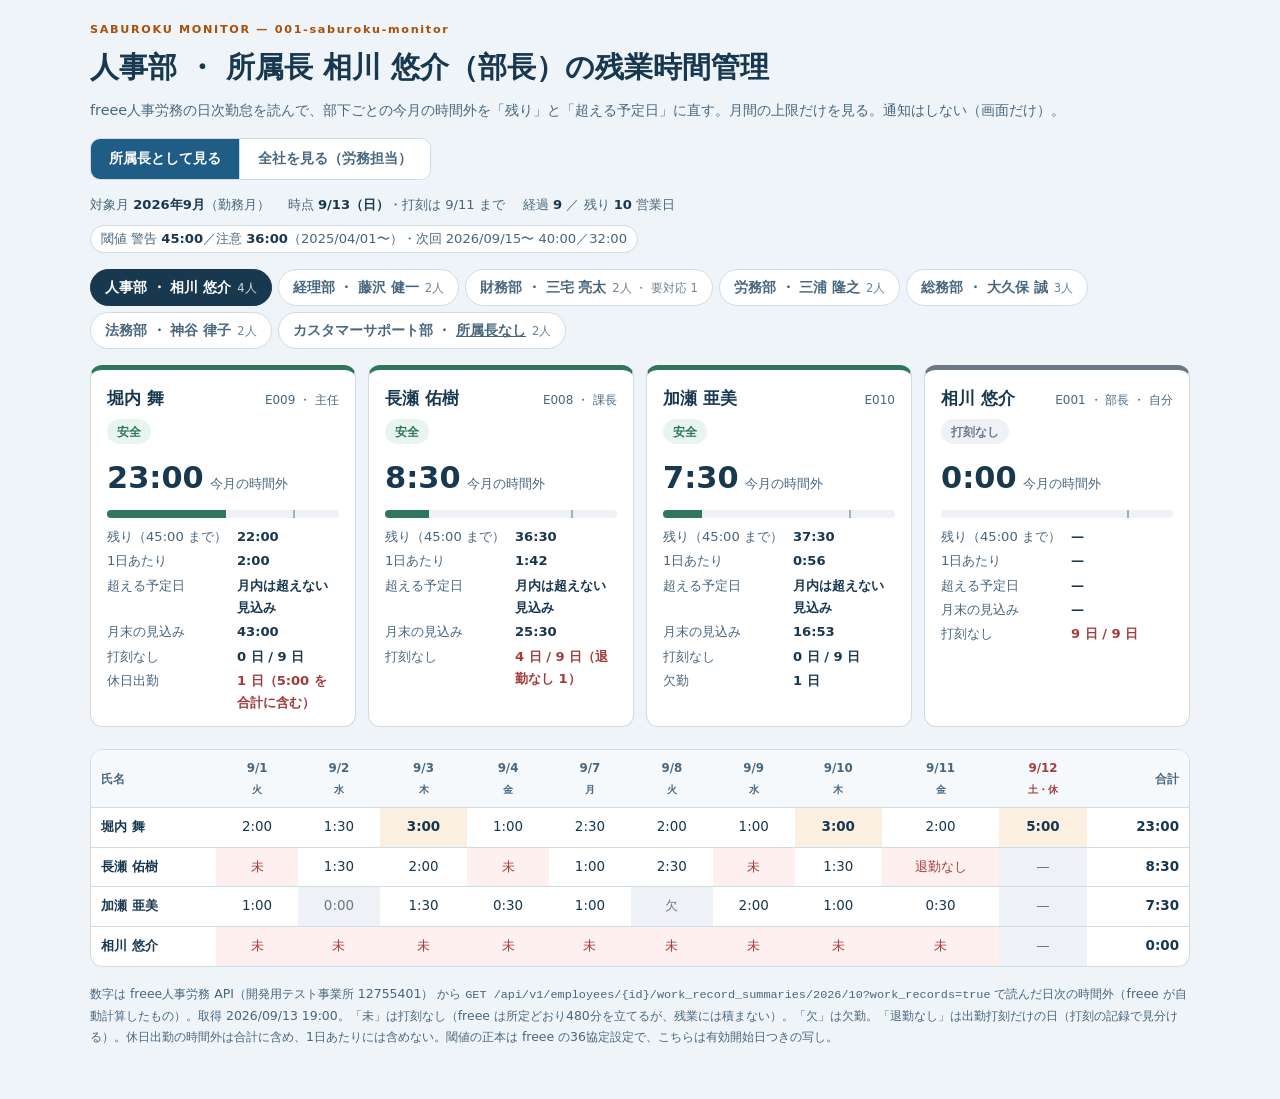
<file: saburoku.html>
<!doctype html>
<html lang="ja">
<head>
<meta charset="utf-8">
<meta name="viewport" content="width=device-width, initial-scale=1">
<title>所属長の残業時間管理</title>
<style>
  :root {
    --ink:#183850; --ink-soft:#47677f; --line:#cedce6; --surface:#fff; --canvas:#eef4f7;
    --safe:#2f765b; --safe-pale:#e8f5ef; --caution:#a9640f; --caution-pale:#fbf0df;
    --warn:#a33d3d; --warn-pale:#fff0f0; --none:#6d7887; --none-pale:#eef1f5;
    font-family:"Yu Gothic UI","Yu Gothic",Meiryo,system-ui,sans-serif;
  }
  * { box-sizing:border-box; }
  body { margin:0; padding:20px clamp(16px,3vw,40px) 40px; background:var(--canvas); color:var(--ink); font-size:15px; line-height:1.7; }
  .wrap { max-width:1100px; margin:0 auto; }
  .kicker { margin:0 0 4px; font-size:.7rem; font-weight:800; letter-spacing:.15em; color:#a94f0b; }
  h1 { margin:0; font-size:clamp(1.3rem,2.4vw,1.8rem); }
  .lead { margin:6px 0 0; color:var(--ink-soft); font-size:.9rem; }
  .stale { margin:14px 0 0; padding:12px 16px; background:var(--warn-pale); border:2px solid var(--warn); border-radius:10px; color:var(--warn); font-weight:800; }
  .stale small { display:block; font-weight:400; color:var(--ink-soft); }
  .meta { margin:14px 0 0; display:flex; flex-wrap:wrap; gap:8px 18px; font-size:.82rem; color:var(--ink-soft); }
  .meta b { color:var(--ink); }
  .meta .th { padding:2px 10px; border:1px solid var(--line); border-radius:999px; background:var(--surface); }
  .modes { margin-top:16px; display:flex; border:1px solid var(--line); border-radius:10px; overflow:hidden; width:max-content; }
  .mode { padding:8px 18px; border:0; background:var(--surface); color:var(--ink-soft); font:inherit; font-size:.88rem; font-weight:700; cursor:pointer; }
  .mode + .mode { border-left:1px solid var(--line); }
  .mode[aria-selected="true"] { background:#1f5d86; color:#fff; }
  .deps { margin-top:16px; display:flex; flex-wrap:wrap; gap:6px; }
  .dep { padding:6px 14px; border:1px solid var(--line); border-radius:999px; background:var(--surface); color:var(--ink-soft); font:inherit; font-size:.85rem; font-weight:700; cursor:pointer; }
  .dep[aria-selected="true"] { background:var(--ink); border-color:var(--ink); color:#fff; }
  .dep .cnt { margin-left:6px; font-size:.72rem; font-weight:400; opacity:.8; }
  .cards { margin-top:16px; display:grid; grid-template-columns:repeat(auto-fit,minmax(230px,1fr)); gap:12px; }
  .card { padding:14px 16px 12px; background:var(--surface); border:1px solid var(--line); border-top:5px solid var(--none); border-radius:12px; }
  .card.safe { border-top-color:var(--safe); } .card.caution { border-top-color:var(--caution); } .card.warn { border-top-color:var(--warn); }
  .card .who { display:flex; justify-content:space-between; align-items:baseline; gap:8px; }
  .card .who b { font-size:1.05rem; }
  .card .who small { color:var(--ink-soft); font-size:.75rem; }
  .st { display:inline-block; margin-top:6px; padding:2px 10px; border-radius:999px; font-size:.78rem; font-weight:800; }
  .st.safe { background:var(--safe-pale); color:var(--safe); } .st.caution { background:var(--caution-pale); color:var(--caution); }
  .st.warn { background:var(--warn-pale); color:var(--warn); } .st.none { background:var(--none-pale); color:var(--none); }
  .big { margin-top:8px; display:flex; align-items:baseline; gap:6px; }
  .big b { font-size:1.9rem; font-variant-numeric:tabular-nums; }
  .big span { color:var(--ink-soft); font-size:.8rem; }
  .bar { margin-top:6px; height:8px; border-radius:4px; background:var(--none-pale); overflow:hidden; position:relative; }
  .bar i { display:block; height:100%; background:var(--safe); }
  .card.caution .bar i { background:var(--caution); } .card.warn .bar i { background:var(--warn); }
  .bar em { position:absolute; top:-2px; bottom:-2px; width:2px; background:var(--ink); opacity:.35; }
  .kv { margin:8px 0 0; display:grid; grid-template-columns:auto 1fr; gap:2px 10px; font-size:.82rem; }
  .kv span { color:var(--ink-soft); }
  .kv b { font-variant-numeric:tabular-nums; }
  .kv b.hot { color:var(--warn); }
  .kv small { color:var(--ink-soft); font-weight:400; }
  .tablewrap { margin-top:22px; overflow-x:auto; background:var(--surface); border:1px solid var(--line); border-radius:12px; }
  table { width:100%; border-collapse:collapse; font-size:.84rem; }
  th, td { padding:8px 10px; border-bottom:1px solid var(--line); white-space:nowrap; text-align:left; }
  th { background:#f5f9fc; font-size:.74rem; color:var(--ink-soft); }
  td.n { text-align:right; font-variant-numeric:tabular-nums; }
  td.d { text-align:center; font-variant-numeric:tabular-nums; }
  td.d.x { color:var(--none); background:var(--none-pale); }
  td.d.hot { background:var(--caution-pale); font-weight:700; }
  td.d.miss { color:var(--warn); background:var(--warn-pale); }
  tr:last-child td { border-bottom:none; }
  .sum { margin-top:14px; display:grid; grid-template-columns:repeat(auto-fit,minmax(150px,1fr)); gap:10px; }
  .sum div { padding:10px 14px; background:var(--surface); border:1px solid var(--line); border-left:5px solid var(--none); border-radius:10px; }
  .sum div b { display:block; font-size:1.6rem; font-variant-numeric:tabular-nums; }
  .sum div span { font-size:.78rem; color:var(--ink-soft); }
  .sum .warn { border-left-color:var(--warn); } .sum .caution { border-left-color:var(--caution); } .sum .safe { border-left-color:var(--safe); }
  .filters { margin-top:12px; display:flex; flex-wrap:wrap; gap:8px 16px; align-items:center; font-size:.84rem; }
  .filters label { display:inline-flex; align-items:center; gap:5px; cursor:pointer; }
  .filters select { font:inherit; font-size:.84rem; padding:4px 8px; border:1px solid var(--line); border-radius:6px; background:var(--surface); }
  .filters .n { margin-left:auto; color:var(--ink-soft); font-size:.78rem; }
  .depstrip { margin-top:12px; display:flex; flex-wrap:wrap; gap:6px; }
  .depstrip span { padding:3px 10px; border:1px solid var(--line); border-radius:999px; background:var(--surface); font-size:.76rem; color:var(--ink-soft); }
  .depstrip span.hot { border-color:var(--warn); color:var(--warn); font-weight:700; }
  .depstrip span.mid { border-color:var(--caution); color:var(--caution); font-weight:700; }
  .depstrip span.nohead { border-style:dashed; }
  table.all td { white-space:normal; }
  table.all tr.warn td:first-child { box-shadow:inset 4px 0 0 var(--warn); }
  table.all tr.caution td:first-child { box-shadow:inset 4px 0 0 var(--caution); }
  table.all tr.none td { color:var(--ink-soft); }
  .tag { display:inline-block; padding:1px 7px; border-radius:4px; font-size:.7rem; background:var(--none-pale); color:var(--none); }
  .tag.head { background:#e7edf7; color:#2c4a7c; }
  .tag.sub { background:var(--caution-pale); color:var(--caution); }
  .foot { margin-top:16px; font-size:.78rem; color:var(--ink-soft); }
  .foot code { font-family:Consolas,monospace; font-size:.74rem; }
  .fail { margin-top:16px; padding:14px 16px; background:var(--warn-pale); border:2px solid var(--warn); border-radius:10px; color:var(--warn); }
</style>
</head>
<body>
<div class="wrap">
  <p class="kicker">SABUROKU MONITOR — 001-saburoku-monitor</p>
  <h1 id="title">所属長の残業時間管理</h1>
  <p class="lead">freee人事労務の日次勤怠を読んで、部下ごとの今月の時間外を「残り」と「超える予定日」に直す。月間の上限だけを見る。通知はしない（画面だけ）。</p>
  <div id="stale" class="stale" hidden></div>
  <div id="fail" class="fail" hidden></div>
  <div class="modes" role="tablist">
    <button type="button" role="tab" class="mode" id="mode-dep" aria-selected="true">所属長として見る</button>
    <button type="button" role="tab" class="mode" id="mode-all" aria-selected="false">全社を見る（労務担当）</button>
  </div>
  <div class="meta" id="meta"></div>
  <div id="view-dep">
    <div class="deps" id="deps" role="tablist"></div>
    <div class="cards" id="cards"></div>
    <div class="tablewrap"><table id="days"></table></div>
  </div>
  <div id="view-all" hidden>
    <div class="sum" id="sum"></div>
    <div class="filters" id="filters"></div>
    <div class="depstrip" id="depstrip"></div>
    <div class="tablewrap"><table id="all" class="all"></table></div>
  </div>
  <p class="foot" id="foot"></p>
</div>
<script src="saburoku_calc.js"></script>
<script>
/* 画面は描画だけ。計算は saburoku_calc.js（純関数）。契約は specs/001-saburoku-monitor/contracts/page-url.md */
(async () => {
  const S = window.Saburoku;
  const q = new URLSearchParams(location.search);
  const dataPath = q.get('data') || './data/saburoku_2026-09.json';
  const $ = id => document.getElementById(id);
  const label = { safe: '安全', caution: '注意', warn: '警告', none: '打刻なし' };
  const esc = s => String(s).replace(/[&<>"]/g, c => ({ '&': '&amp;', '<': '&lt;', '>': '&gt;', '"': '&quot;' }[c]));

  /* ── 読めない朝（K024・T25）：一覧の枠を出し「取得できず」 ── */
  let D;
  try {
    const res = await fetch(dataPath + (dataPath.includes('?') ? '&' : '?') + 'v=' + Date.now());
    if (!res.ok) throw new Error(`HTTP ${res.status}`);
    D = await res.json();
  } catch (err) {
    $('title').textContent = '所属長の残業時間管理 — 今朝の数字を読めていません';
    $('fail').hidden = false;
    $('fail').innerHTML = `<b>数字を読めていません。</b>この画面の数字は無効です。空白は「残業なし」ではありません。<br><small>読もうとしたもの：<code>${esc(dataPath)}</code>／理由：${esc(err.message)}</small>`;
    $('cards').innerHTML = `<div class="card none"><div class="who"><b>取得できず</b></div><span class="st none">取得できず</span><div class="big"><b>—</b><span>今月の時間外</span></div></div>`;
    $('days').innerHTML = '<tr><th>氏名</th><th>状態</th></tr><tr><td>全員</td><td class="d miss">取得できず</td></tr>';
    $('meta').innerHTML = `<span>対象月 <b>—</b></span><span>時点 <b>—</b></span>`;
    document.querySelectorAll('.mode, .deps').forEach(el => el.setAttribute('disabled', ''));
    return;
  }

  const today = q.get('today') || D.as_of;                 // research R-1：端末の時計は使わない
  const monthFirst = D.month + '-01';
  const th = S.pickThreshold(D.threshold_history, D.thresholds, monthFirst);
  const cal = D.calendar;
  const bd = S.businessDays(cal);
  const past = bd.filter(d => d < today), future = bd.filter(d => d >= today);

  /* ── 鮮度（K023・T25・T31）── */
  const fr = S.freshness ? safe(() => S.freshness(D, today)) : null;
  function safe(fn) { try { return fn(); } catch (e) { return null; } }
  if (fr && fr.undeterminable) {
    $('stale').hidden = false;
    $('stale').innerHTML = `前営業日を判定できません（カレンダーが前月を含んでいません）。<small>数字は ${esc(fmtDT(D.fetched_at))} 取得・打刻は ${fr.lastPunchDate ? S.md(fr.lastPunchDate) : '—'} まで。今日 ${S.md(today)}。</small>`;
  } else if (fr && fr.stale) {
    $('stale').hidden = false;
    $('stale').innerHTML = `前回 ${esc(fmtDT(D.fetched_at))} の数字です（${S.md(fr.lastPunchDate)} の打刻まで）。<small>前営業日 ${S.md(fr.prevBusinessDay)}（${S.weekday(fr.prevBusinessDay)}）の打刻を含んでいません。今日 ${S.md(today)}（${S.weekday(today)}）の朝の数字としては古い。</small>`;
  }
  function fmtDT(iso) { return iso ? iso.replace('T', ' ').slice(0, 16).replace(/-/g, '/') : '—'; }

  /* ── 共通のメタ（K013・T30）── */
  const nextTh = th.next ? `・次回 ${th.next.effective_from.replace(/-/g, '/')}〜 ${S.hm(th.next.warning_mins)}／${S.hm(th.next.caution_mins)}` : '';
  $('meta').innerHTML =
    `<span>対象月 <b>${+D.month.slice(0, 4)}年${+D.month.slice(5, 7)}月</b>（勤務月）</span>` +
    `<span>時点 <b>${S.md(today)}（${S.weekday(today)}）</b>・打刻は ${past.length ? S.md(past[past.length - 1]) : '—'} まで</span>` +
    `<span>経過 <b>${past.length}</b> ／ 残り <b>${future.length}</b> 営業日</span>` +
    `<span class="th">閾値 警告 <b>${S.hm(th.warning_mins)}</b>／注意 <b>${S.hm(th.caution_mins)}</b>（${th.effective_from ? th.effective_from.replace(/-/g, '/') + '〜' : '既定'}）${esc(nextTh)}</span>`;

  /* ── 1人ぶんのカード（K012・K016）── */
  const card = r => {
    const pct = Math.min(100, r.ot / th.warning_mins * 100);
    const hit = r.ot >= th.warning_mins ? '到達済み'
      : r.hitDate ? `${S.md(r.hitDate)}（${S.weekday(r.hitDate)}）${r.paceIsRough ? ' <small>まだ目安</small>' : ''}`
      : r.punched.length ? '月内は超えない見込み' : '—';
    return `<div class="card ${r.status}">
      <div class="who"><b>${esc(r.m.name)}</b><small>${esc(r.m.num)}${r.m.position ? ' ・ ' + esc(r.m.position) : ''}${r.m.self ? ' ・ 自分' : ''}</small></div>
      <span class="st ${r.status}">${label[r.status]}</span>${r.m.entry_date ? ` <span class="tag head">入社 ${S.md(r.m.entry_date)}</span>` : ''}${r.m.retire_date ? ` <span class="tag sub">退職 ${S.md(r.m.retire_date)}</span>` : ''}
      <div class="big"><b>${S.hm(r.ot)}</b><span>今月の時間外</span></div>
      <div class="bar"><i style="width:${pct}%"></i><em style="left:${th.caution_mins / th.warning_mins * 100}%"></em></div>
      <div class="kv">
        <span>残り（${S.hm(th.warning_mins)} まで）</span><b class="${r.remain <= 0 ? 'hot' : ''}">${r.punched.length || r.holidayWork.length ? (r.remain > 0 ? S.hm(r.remain) : '超過 ' + S.hm(-r.remain)) : '—'}</b>
        <span>1日あたり</span><b>${r.punched.length ? S.hm(r.pace) : '—'}</b>
        <span>超える予定日</span><b class="${r.hitDate || r.ot >= th.warning_mins ? 'hot' : ''}">${r.retired ? '—（退職）' : hit}</b>
        <span>月末の見込み</span><b>${r.retired || !r.punched.length ? '—' : S.hm(r.forecast)}</b>
        <span>打刻なし</span><b class="${r.missing.length ? 'hot' : ''}">${r.missing.length} 日 / ${r.past.length} 日${r.halfClock.length ? '（退勤なし ' + r.halfClock.length + '）' : ''}</b>
        ${r.absent.length ? `<span>欠勤</span><b>${r.absent.length} 日</b>` : ''}
        ${r.holidayWork.length ? `<span>休日出勤</span><b class="hot">${r.holidayWork.length} 日（${S.hm(r.otHoliday)} を合計に含む）</b>` : ''}
      </div>
    </div>`;
  };

  /* ── 日別の表（K017）── */
  const dayTable = rows => {
    const extra = [...new Set(rows.flatMap(r => r.holidayWork))];
    const cols = [...new Set([...past, ...extra])].sort();
    const th_ = '<tr><th>氏名</th>' + cols.map(d => `<th style="text-align:center${cal[d] !== 'normal_day' ? ';color:var(--warn)' : ''}">${S.md(d)}<br><small>${S.weekday(d)}${cal[d] !== 'normal_day' ? '・休' : ''}</small></th>`).join('') + '<th style="text-align:right">合計</th></tr>';
    const tr = rows.map(r => '<tr><td><b>' + esc(r.m.name) + '</b></td>' + cols.map(d => {
      const x = r.rec[d];
      if ((r.enrollFrom && d < r.enrollFrom) || (r.enrollTo && d > r.enrollTo)) return '<td class="d x" title="在籍期間外">—</td>';
      if (cal[d] !== 'normal_day') return x && x.clock_in ? `<td class="d hot" title="${x.clock_in}〜${x.clock_out} 休日出勤">${S.hm(x.overtime_mins)}</td>` : '<td class="d x">—</td>';
      if (x && x.is_absence) return '<td class="d x" title="欠勤">欠</td>';
      if (x && x.time_clock_only && !x.clock_in) return '<td class="d miss" title="出勤打刻のみ。退勤打刻が無い">退勤なし</td>';
      if (!x || !x.clock_in) return '<td class="d miss">未</td>';
      const cls = x.overtime_mins >= 180 ? 'hot' : x.overtime_mins === 0 ? 'x' : '';
      return `<td class="d ${cls}" title="${x.clock_in}〜${x.clock_out}">${S.hm(x.overtime_mins)}</td>`;
    }).join('') + `<td class="n"><b>${S.hm(r.ot)}</b></td></tr>`).join('');
    return th_ + tr;
  };

  /* ── 所属長ビュー（K012）── */
  const calcDept = dep => S.sortMembers(dep.members.map(m => S.personMonth(m, cal, today, th)));
  const renderDept = dep => {
    const rows = calcDept(dep);
    $('title').textContent = dep.manager ? `${dep.group.name} ・ 所属長 ${dep.manager.name}（${dep.manager.position}）の残業時間管理` : `${dep.group.name} ・ 所属長なし の残業時間管理`;
    $('cards').innerHTML = rows.map(card).join('');
    $('days').innerHTML = dayTable(rows);
  };
  const deps = $('deps');
  deps.innerHTML = D.departments.map((dep, i) => {
    const n = calcDept(dep).filter(r => r.status === 'warn' || r.status === 'caution').length;
    return `<button type="button" class="dep" role="tab" aria-selected="${i === 0}" data-i="${i}">${esc(dep.group.name)} ・ ${dep.manager ? esc(dep.manager.name) : '<u>所属長なし</u>'}<span class="cnt">${dep.members.length}人${n ? ' ・ 要対応 ' + n : ''}</span></button>`;
  }).join('');
  const selectDep = i => {
    deps.querySelectorAll('.dep').forEach(o => o.setAttribute('aria-selected', String(+o.dataset.i === i)));
    renderDept(D.departments[i]);
    history.replaceState(null, '', location.pathname + location.search + '#dep=' + i);
  };
  deps.querySelectorAll('.dep').forEach(b => b.addEventListener('click', () => selectDep(+b.dataset.i)));

  /* ── 全社ビュー（K019・K020）── */
  const C = D.company;
  const heads = Object.fromEntries(C.members.filter(m => m.is_head).map(m => [m.dept, m]));
  const allRows = C.members.map(m => Object.assign(S.personMonth(m, cal, today, th), { head: heads[m.dept] || null }));
  const state = { st: new Set(['warn', 'caution', 'safe', 'none']), dept: '' };
  const countBy = rows => Object.fromEntries(['warn', 'caution', 'safe', 'none'].map(k => [k, rows.filter(r => r.status === k).length]));
  const renderAll = () => {
    const c = countBy(allRows);
    $('title').textContent = '全社の残業時間管理（労務担当）';
    $('sum').innerHTML =
      `<div class="warn"><b>${c.warn}</b><span>警告（${S.hm(th.warning_mins)} 以上）</span></div>` +
      `<div class="caution"><b>${c.caution}</b><span>注意（${S.hm(th.caution_mins)} 以上）</span></div>` +
      `<div class="safe"><b>${c.safe}</b><span>安全（打刻あり・${S.hm(th.caution_mins)} 未満）</span></div>` +
      `<div><b>${c.none}</b><span>打刻なし（今月の打刻がゼロ）</span></div>`;
    $('depstrip').innerHTML = C.departments.map(d => {
      const k = countBy(allRows.filter(r => r.m.dept === d.code));
      const cls = k.warn ? 'hot' : k.caution ? 'mid' : ''; const nohead = heads[d.code] ? '' : ' nohead';
      return `<span class="${cls}${nohead}" title="${esc(d.hq)}">${esc(d.name)}${heads[d.code] ? '' : '（所属長なし）'} ${k.warn ? '警告' + k.warn + ' ' : ''}${k.caution ? '注意' + k.caution + ' ' : ''}${k.none ? '未' + k.none : ''}</span>`;
    }).join('');
    const f = $('filters');
    if (!f.dataset.ready) {
      f.innerHTML = [['warn', '警告'], ['caution', '注意'], ['safe', '安全'], ['none', '打刻なし']].map(([k, l]) => `<label><input type="checkbox" data-st="${k}" checked> ${l}</label>`).join('') +
        `<select id="f-dept"><option value="">すべての部門</option>${C.departments.map(d => `<option value="${d.code}">${esc(d.hq)} ／ ${esc(d.name)}</option>`).join('')}</select><span class="n" id="f-n"></span>`;
      f.querySelectorAll('input[data-st]').forEach(i => i.addEventListener('change', () => { i.checked ? state.st.add(i.dataset.st) : state.st.delete(i.dataset.st); renderAll(); }));
      f.querySelector('#f-dept').addEventListener('change', e => { state.dept = e.target.value; renderAll(); });
      f.dataset.ready = '1';
    }
    const rows = S.sortMembers(allRows.filter(r => state.st.has(r.status) && (!state.dept || r.m.dept === state.dept)));
    $('f-n').textContent = `${rows.length} / ${allRows.length} 人（役員 ${C.excluded.length} 人は対象外）`;
    $('all').innerHTML = '<tr><th>状態</th><th>本部</th><th>部門</th><th>所属長</th><th>氏名</th><th>役職</th><th style="text-align:right">今月の時間外</th><th style="text-align:right">残り</th><th>超える予定日</th><th style="text-align:right">打刻なし</th><th>データ</th></tr>' +
      rows.map(r => `<tr class="${r.status}">
        <td><span class="st ${r.status}" style="margin:0">${label[r.status]}</span></td>
        <td>${esc(r.m.hq || '')}</td><td>${esc(r.m.dept_name)}</td>
        <td>${r.head ? (r.head.employee_id === r.m.employee_id ? '<span class="tag head">自分（部長）</span>' : esc(r.head.name)) : '<span class="tag">所属長なし</span>'}</td>
        <td><b>${esc(r.m.name)}</b>${r.m.sub && r.m.sub.length ? ' <span class="tag sub" title="' + esc(r.m.sub.join('、')) + '">兼務</span>' : ''}</td>
        <td>${esc(r.m.position || '—')}</td>
        <td class="n">${r.punched.length || r.holidayWork.length ? S.hm(r.ot) : '—'}</td>
        <td class="n">${r.punched.length || r.holidayWork.length ? (r.remain > 0 ? S.hm(r.remain) : '超過 ' + S.hm(-r.remain)) : '—'}</td>
        <td>${r.ot >= th.warning_mins ? '到達済み' : r.hitDate ? S.md(r.hitDate) + '（' + S.weekday(r.hitDate) + '）' : r.punched.length ? '月内は超えない見込み' : '—'}</td>
        <td class="n">${r.missing.length} / ${r.past.length}</td>
        <td><span class="tag">${esc(r.m.data_state || '')}</span></td>
      </tr>`).join('');
  };

  /* ── 切替と初期表示 ── */
  const initialHash = location.hash;
  const setMode = all => {
    $('mode-dep').setAttribute('aria-selected', String(!all));
    $('mode-all').setAttribute('aria-selected', String(all));
    $('view-dep').hidden = all; $('view-all').hidden = !all;
    if (all) { renderAll(); history.replaceState(null, '', location.pathname + location.search + '#all'); }
    else selectDep(+((deps.querySelector('.dep[aria-selected="true"]') || { dataset: { i: 0 } }).dataset.i));
  };
  $('mode-dep').addEventListener('click', () => setMode(false));
  $('mode-all').addEventListener('click', () => setMode(true));
  const m0 = initialHash.match(/dep=(\d+)/);
  if (initialHash === '#all') setMode(true); else selectDep(m0 && D.departments[+m0[1]] ? +m0[1] : 0);

  $('foot').innerHTML = `数字は ${esc(D.source)} から <code>${esc(D.endpoints[0])}</code> で読んだ日次の時間外（freee が自動計算したもの）。取得 ${esc(fmtDT(D.fetched_at))}。` +
    `「未」は打刻なし（freee は所定どおり480分を立てるが、残業には積まない）。「欠」は欠勤。「退勤なし」は出勤打刻だけの日（打刻の記録で見分ける）。休日出勤の時間外は合計に含め、1日あたりには含めない。閾値の正本は freee の36協定設定で、こちらは有効開始日つきの写し。`;
})();
</script>
</body>
</html>
</file>
<file: styles.css>
:root {
  color-scheme: light;
  --ink: #183850;
  --ink-soft: #47677f;
  --blue: #1f5d86;
  --blue-dark: #174765;
  --blue-pale: #eaf3f8;
  --blue-wash: #f5f9fc;
  --orange: #e47b22;
  --orange-dark: #a94f0b;
  --orange-pale: #fff2e5;
  --green: #2f765b;
  --green-pale: #e8f5ef;
  --red: #a33d3d;
  --red-pale: #fff0f0;
  --line: #cedce6;
  --line-strong: #9fb7c7;
  --surface: #ffffff;
  --canvas: #eef4f7;
  --shadow: 0 14px 34px rgba(23, 61, 88, 0.08);
  --radius: 14px;
  font-family: "Yu Gothic UI", "Yu Gothic", Meiryo, system-ui, sans-serif;
}

* { box-sizing: border-box; }

body {
  margin: 0;
  min-width: 320px;
  color: var(--ink);
  background:
    linear-gradient(rgba(31, 93, 134, 0.035) 1px, transparent 1px),
    linear-gradient(90deg, rgba(31, 93, 134, 0.035) 1px, transparent 1px),
    var(--canvas);
  background-size: 28px 28px;
}

button, textarea, select, input { font: inherit; }
button { color: inherit; }
button:disabled, input:disabled, textarea:disabled, select:disabled { cursor: not-allowed; opacity: .68; }

.topbar {
  min-height: 112px;
  padding: 22px clamp(20px, 4vw, 58px);
  display: flex;
  align-items: center;
  justify-content: space-between;
  gap: 24px;
  background: var(--surface);
  border-bottom: 1px solid var(--line);
}

.brand-block h1,
.brand-block p { margin: 0; }
.brand-block h1 { font-size: clamp(1.35rem, 2.4vw, 2rem); letter-spacing: .02em; }
.brand-block > p:last-child { margin-top: 5px; color: var(--ink-soft); }

.eyebrow,
.section-kicker {
  margin: 0 0 5px;
  color: var(--orange-dark);
  font-size: .7rem;
  font-weight: 800;
  letter-spacing: .15em;
}

.header-actions { display: flex; align-items: center; gap: 9px; flex-wrap: wrap; justify-content: flex-end; }
.save-state { margin-right: 5px; color: var(--ink-soft); font-size: .78rem; }

/* ページ内タブ（ワークベンチ ⇄ 振り返り） */
.page-tabs { display: flex; flex-wrap: wrap; gap: 6px; justify-content: center; flex: 1 1 auto; }
.page-tab { min-height: 34px; padding: 5px 14px; border: 1px solid var(--line-strong); border-radius: 999px; background: var(--surface); color: var(--ink-soft); font-size: .82rem; font-weight: 700; cursor: pointer; }
.page-tab:hover { border-color: var(--blue); color: var(--blue); }
.page-tab[aria-selected="true"] { background: var(--blue); border-color: var(--blue); color: #fff; }
.page-tab-accent { border-color: var(--orange); color: var(--orange-dark); }
.page-tab-accent[aria-selected="true"] { background: var(--orange); border-color: var(--orange); color: #fff; }
.page-tab:focus-visible { outline: 2px solid var(--orange); outline-offset: 2px; }
.review-frame { width: 100%; padding: 8px clamp(8px, 1.5vw, 20px) 0; }
.review-frame iframe { display: block; width: 100%; min-height: 480px; border: 1px solid var(--line); border-radius: var(--radius); background: #fff; }

.button,
.icon-button {
  border: 1px solid transparent;
  border-radius: 9px;
  cursor: pointer;
  font-weight: 700;
  transition: transform .15s ease, box-shadow .15s ease, background .15s ease;
}
.button { min-height: 40px; padding: 9px 15px; }
.button:hover, .icon-button:hover { transform: translateY(-1px); }
.button:focus-visible, .icon-button:focus-visible, .feature-button:focus-visible,
.delta-option:focus-within, textarea:focus, select:focus, input:focus {
  outline: 3px solid rgba(228, 123, 34, .26);
  outline-offset: 2px;
}
.button-primary { color: #fff; background: var(--blue); box-shadow: 0 6px 14px rgba(31, 93, 134, .17); }
.button-primary:hover { background: var(--blue-dark); }
.button-secondary { color: var(--blue); background: var(--blue-pale); border-color: #c8dce8; }
.button-confirm { color: #fff; background: var(--green); }
.button-confirm.is-confirmed { color: var(--green); background: var(--green-pale); border-color: #a6cebc; }
.button-quiet { background: #fff; border-color: var(--line); color: var(--ink-soft); }
.icon-button { width: 36px; height: 36px; background: transparent; border-color: var(--line); font-size: 1.2rem; }

main { width: min(1500px, 100%); margin: 0 auto; padding: 26px clamp(16px, 3vw, 42px) 44px; }

.orientation,
.overview,
.pr-console,
.review-drawer {
  background: rgba(255, 255, 255, .96);
  border: 1px solid var(--line);
  border-radius: var(--radius);
  box-shadow: var(--shadow);
}

.orientation {
  display: flex;
  justify-content: space-between;
  gap: 24px;
  align-items: center;
  padding: 20px 24px;
  border-left: 5px solid var(--orange);
}
.orientation h2 { margin: 0; font-size: clamp(1.15rem, 2vw, 1.55rem); }
.orientation p:not(.section-kicker) { margin: 6px 0 0; color: var(--ink-soft); }
.guardrails { display: flex; gap: 7px; flex-wrap: wrap; justify-content: flex-end; }
.guardrails span, .tag {
  display: inline-flex;
  align-items: center;
  min-height: 28px;
  padding: 5px 9px;
  border-radius: 99px;
  background: var(--blue-pale);
  border: 1px solid #c7dce8;
  color: var(--blue-dark);
  font-size: .72rem;
  font-weight: 700;
}

.overview { margin-top: 16px; padding: 16px 20px; display: grid; grid-template-columns: auto minmax(160px, 1fr) auto; gap: 18px; align-items: center; }
.overview-copy { display: flex; align-items: baseline; gap: 7px; white-space: nowrap; }
.overview-copy strong { font-size: 1.25rem; }
.overview-copy > span:last-child, .progress-label { color: var(--ink-soft); font-size: .76rem; }
.progress-track { height: 9px; overflow: hidden; border-radius: 99px; background: #dfe9ef; }
.progress-track span { display: block; width: 0; height: 100%; border-radius: inherit; background: linear-gradient(90deg, var(--orange), #f3aa4a); transition: width .3s ease; }
.view-health { display: flex; gap: 6px; flex-wrap: wrap; justify-content: flex-end; }
.health-chip { padding: 5px 8px; border: 1px solid var(--line); border-radius: 7px; background: var(--blue-wash); font-size: .7rem; }
.health-chip strong { margin-left: 4px; color: var(--blue-dark); }

.pr-console { margin-top: 16px; overflow: hidden; }
.pr-console-bar { min-height: 72px; padding: 13px 16px; display: grid; grid-template-columns: auto minmax(220px, 1fr) auto; gap: 16px; align-items: center; }
.baseline-mark, .active-pr { display: flex; align-items: center; gap: 10px; }
.baseline-mark { padding-right: 16px; border-right: 1px solid var(--line); }
.branch-icon { width: 36px; height: 36px; display: grid; place-items: center; border-radius: 9px; color: #fff; background: var(--blue); font-size: 1.3rem; }
.baseline-mark span, .active-pr span { display: block; color: var(--ink-soft); font-size: .68rem; }
.baseline-mark strong, .active-pr strong { display: block; margin-top: 2px; font-size: .82rem; }
.active-pr.empty strong { color: var(--ink-soft); font-weight: 600; }
.pr-actions { display: flex; justify-content: flex-end; gap: 8px; }
.pr-panel { display: grid; grid-template-columns: 280px minmax(0, 1fr); border-top: 1px solid var(--line); background: var(--blue-wash); }
.pr-list { padding: 14px; display: grid; align-content: start; gap: 7px; border-right: 1px solid var(--line); }
.pr-list-empty { padding: 18px 8px; color: var(--ink-soft); font-size: .78rem; line-height: 1.6; }
.pr-list-button { width: 100%; padding: 11px; display: grid; grid-template-columns: minmax(0, 1fr) auto; gap: 8px; text-align: left; cursor: pointer; border: 1px solid var(--line); border-radius: 9px; background: #fff; }
.pr-list-button[aria-current="true"] { border-color: var(--blue); background: var(--blue-pale); }
.pr-list-button strong { display: block; overflow: hidden; text-overflow: ellipsis; white-space: nowrap; font-size: .77rem; }
.pr-list-button small { display: block; margin-top: 3px; color: var(--ink-soft); font-size: .64rem; }
.pr-status { align-self: start; padding: 3px 6px; border-radius: 99px; color: var(--blue-dark); background: var(--blue-pale); font-size: .6rem; font-weight: 800; }
.pr-status.merged { color: #66459b; background: #f0eafa; }
.pr-status.closed { color: var(--ink-soft); background: #edf0f2; }
.pr-detail { min-height: 220px; padding: 18px; background: #fff; }
.pr-detail-empty { display: grid; place-items: center; min-height: 180px; color: var(--ink-soft); font-size: .8rem; }
.pr-detail-header { display: flex; justify-content: space-between; gap: 16px; align-items: start; }
.pr-detail-header h3 { margin: 3px 0 5px; font-size: 1rem; }
.pr-detail-header p { margin: 0; color: var(--ink-soft); font-size: .75rem; line-height: 1.55; }
.pr-number { color: var(--orange-dark); font-size: .69rem; font-weight: 800; }
.pr-toolbar { display: flex; gap: 7px; flex-wrap: wrap; justify-content: flex-end; }
.button-small { min-height: 34px; padding: 7px 10px; font-size: .7rem; }
.button-danger { color: var(--red); background: var(--red-pale); border-color: #e4bcbc; }
.button-merge { color: #fff; background: #66459b; }
.pr-metrics { margin-top: 14px; display: flex; gap: 8px; flex-wrap: wrap; }
.pr-metrics span { padding: 5px 8px; border-radius: 7px; background: var(--blue-wash); border: 1px solid var(--line); font-size: .67rem; }
.version-controls { margin-top: 14px; padding: 10px; display: flex; align-items: center; gap: 8px; border-radius: 9px; background: var(--blue-wash); }
.version-controls label { color: var(--ink-soft); font-size: .69rem; font-weight: 700; }
.version-controls select { min-width: 180px; padding: 7px; border: 1px solid var(--line); border-radius: 7px; background: #fff; font-size: .7rem; }
.version-controls input { min-width: 220px; flex: 1; padding: 7px 9px; border: 1px solid var(--line); border-radius: 7px; background: #fff; font-size: .7rem; }
.snapshot-controls { border-left: 3px solid var(--orange); }
.diff-heading { margin: 16px 0 8px; font-size: .78rem; }
.diff-table-wrap { overflow-x: auto; border: 1px solid var(--line); border-radius: 9px; }
.diff-table { width: 100%; border-collapse: collapse; font-size: .68rem; }
.diff-table th, .diff-table td { padding: 8px 9px; text-align: left; vertical-align: top; border-bottom: 1px solid var(--line); }
.diff-table th { color: var(--ink-soft); background: var(--blue-wash); }
.diff-table tr:last-child td { border-bottom: 0; }
.diff-value { max-width: 310px; white-space: pre-wrap; overflow-wrap: anywhere; }
.diff-empty { padding: 18px; color: var(--green); text-align: center; }
.readonly-notice { margin: 0 0 16px; padding: 10px 12px; border-radius: 8px; color: #66459b; background: #f0eafa; font-size: .75rem; }

.pr-dialog { width: min(560px, calc(100% - 28px)); padding: 0; border: 0; border-radius: 14px; color: var(--ink); box-shadow: 0 24px 80px rgba(17, 45, 66, .28); }
.pr-dialog::backdrop { background: rgba(16, 39, 56, .52); }
.pr-dialog form { padding: 24px; }
.pr-dialog h2 { margin: 0; }
.pr-dialog form > p:not(.section-kicker) { margin: 7px 0 18px; color: var(--ink-soft); font-size: .78rem; line-height: 1.6; }
.pr-dialog label { display: grid; gap: 6px; margin-top: 13px; font-size: .75rem; font-weight: 700; }
.pr-dialog input, .pr-dialog textarea { width: 100%; padding: 10px 11px; border: 1px solid var(--line); border-radius: 8px; color: var(--ink); background: var(--blue-wash); }
.pr-dialog textarea { min-height: 100px; resize: vertical; }
.dialog-actions { margin-top: 20px; display: flex; justify-content: flex-end; gap: 8px; }

.workbench { margin-top: 16px; display: grid; grid-template-columns: 290px minmax(0, 1fr); gap: 16px; align-items: start; }
.feature-panel, .analysis-panel { background: rgba(255, 255, 255, .97); border: 1px solid var(--line); border-radius: var(--radius); box-shadow: var(--shadow); }
.feature-panel { position: sticky; top: 14px; padding: 18px; }
.panel-heading { display: flex; justify-content: space-between; align-items: center; gap: 12px; }
.panel-heading h2 { margin: 0; font-size: 1.08rem; }
.panel-help { margin: 10px 0 14px; color: var(--ink-soft); font-size: .78rem; line-height: 1.65; }

.feature-list { display: grid; gap: 7px; }
.feature-button {
  width: 100%; padding: 11px 12px; display: grid; grid-template-columns: 9px minmax(0, 1fr) auto; gap: 9px;
  align-items: center; text-align: left; cursor: pointer; background: #fff; border: 1px solid var(--line); border-radius: 10px;
}
.feature-button:hover { border-color: var(--line-strong); background: var(--blue-wash); }
.feature-button[aria-current="true"] { border-color: var(--blue); background: var(--blue-pale); box-shadow: inset 3px 0 var(--blue); }
.feature-name { min-width: 0; font-size: .8rem; font-weight: 750; }
.feature-product { display: block; margin-top: 2px; color: var(--ink-soft); font-size: .65rem; font-weight: 500; }
.feature-status { font-size: .63rem; color: var(--ink-soft); }
.dot { width: 8px; height: 8px; display: inline-block; flex: 0 0 auto; border-radius: 50%; background: var(--line-strong); }
.dot.verified { background: var(--green); }
.dot.pending { background: var(--orange); }
.dot.local { background: var(--blue); }
.legend { margin-top: 15px; padding-top: 13px; display: grid; gap: 6px; border-top: 1px solid var(--line); color: var(--ink-soft); font-size: .68rem; }
.legend span { display: flex; align-items: center; gap: 7px; }

.analysis-panel { min-height: 700px; padding: clamp(18px, 2.5vw, 30px); }
.feature-header { display: flex; align-items: start; justify-content: space-between; gap: 18px; padding-bottom: 18px; border-bottom: 1px solid var(--line); }
.feature-header h2 { margin: 4px 0 7px; font-size: clamp(1.25rem, 2vw, 1.65rem); }
.feature-header p { margin: 0; max-width: 760px; color: var(--ink-soft); line-height: 1.7; }
.feature-meta { display: flex; align-items: center; gap: 7px; flex-wrap: wrap; margin-top: 10px; }
.tag.orange { color: var(--orange-dark); background: var(--orange-pale); border-color: #efc49d; }
.tag.green { color: var(--green); background: var(--green-pale); border-color: #b7d8c9; }
.tag.gray { color: var(--ink-soft); background: #f3f5f6; border-color: #d8e0e5; }
.confirmation { text-align: right; flex: 0 0 auto; }
.confirmation p { margin: 7px 0 0; font-size: .66rem; }

.evidence-strip { margin-top: 16px; padding: 12px 14px; display: flex; align-items: center; gap: 10px; border-radius: 10px; background: var(--blue-wash); border: 1px solid #d8e7ef; font-size: .76rem; color: var(--ink-soft); }
.evidence-strip strong { color: var(--blue-dark); }
.evidence-strip code { overflow-wrap: anywhere; }

.delta-section { margin-top: 22px; }
.subheading { display: flex; align-items: baseline; gap: 10px; margin-bottom: 10px; }
.subheading h3 { margin: 0; font-size: 1rem; }
.subheading p { margin: 0; color: var(--ink-soft); font-size: .74rem; }
.delta-options { display: grid; grid-template-columns: repeat(6, minmax(0, 1fr)); gap: 7px; }
.delta-option { position: relative; min-height: 58px; display: flex; align-items: center; justify-content: center; padding: 8px; text-align: center; border: 1px solid var(--line); border-radius: 9px; cursor: pointer; background: #fff; color: var(--ink-soft); font-size: .75rem; font-weight: 700; }
.delta-option input { position: absolute; opacity: 0; pointer-events: none; }
.delta-option:has(input:checked) { color: var(--blue-dark); border-color: var(--blue); background: var(--blue-pale); box-shadow: inset 0 -3px var(--blue); }

.four-views { margin-top: 24px; display: grid; grid-template-columns: 1fr 1fr; gap: 12px; }
.view-card { position: relative; padding: 18px; border: 1px solid var(--line); border-radius: 12px; background: #fff; overflow: hidden; }
.view-card::before { content: ""; position: absolute; inset: 0 auto 0 0; width: 4px; background: var(--blue); }
.view-card.goal::before { background: var(--orange); }
.view-card h3 { margin: 0; display: flex; align-items: center; gap: 9px; font-size: 1rem; }
.view-number { width: 25px; height: 25px; display: inline-grid; place-items: center; border-radius: 7px; color: #fff; background: var(--blue); font-size: .72rem; }
.view-card.goal .view-number { background: var(--orange); }
.view-question { margin: 7px 0 11px; color: var(--ink-soft); font-size: .76rem; }
.view-card textarea, .issue-row textarea {
  width: 100%; resize: vertical; border: 1px solid var(--line); border-radius: 8px; background: var(--blue-wash); color: var(--ink); line-height: 1.65;
}
.view-card textarea { min-height: 108px; padding: 10px 11px; font-size: .82rem; }
.view-card textarea[aria-invalid="true"] { border-color: var(--red); background: var(--red-pale); }

.issues-section { margin-top: 22px; padding-top: 20px; border-top: 1px solid var(--line); }
.issue-list { display: grid; gap: 9px; }
.issue-row { padding: 13px; display: grid; grid-template-columns: minmax(0, 1fr) 130px; gap: 10px; align-items: start; border: 1px solid var(--line); border-radius: 10px; background: var(--blue-wash); }
.issue-copy strong { display: block; font-size: .82rem; }
.issue-copy p { margin: 4px 0 9px; color: var(--ink-soft); font-size: .73rem; line-height: 1.55; }
.issue-row textarea { min-height: 66px; padding: 8px 9px; font-size: .76rem; background: #fff; }
.issue-state { width: 100%; padding: 8px; border: 1px solid var(--line); border-radius: 8px; background: #fff; font-size: .74rem; }

.analysis-footer { margin-top: 20px; display: flex; justify-content: space-between; align-items: center; gap: 12px; }
.next-question { padding: 11px 13px; border-radius: 9px; background: var(--orange-pale); color: var(--orange-dark); font-size: .76rem; line-height: 1.55; }

.review-drawer { margin-top: 16px; padding: 22px 24px; }
.review-heading { display: flex; justify-content: space-between; align-items: center; gap: 14px; }
.review-heading h2 { margin: 0; font-size: 1.15rem; }
.review-count { padding: 7px 10px; border-radius: 8px; background: var(--orange-pale); color: var(--orange-dark); font-size: .74rem; font-weight: 700; }
.handoff-preview { margin-top: 16px; display: grid; grid-template-columns: repeat(3, 1fr); gap: 10px; }
.handoff-card { padding: 14px; border: 1px solid var(--line); border-radius: 10px; background: var(--blue-wash); }
.handoff-card span { display: block; color: var(--ink-soft); font-size: .7rem; }
.handoff-card strong { display: block; margin-top: 4px; font-size: 1.05rem; }
.handoff-card p { margin: 6px 0 0; color: var(--ink-soft); font-size: .72rem; line-height: 1.5; }

.toast { position: fixed; right: 22px; bottom: 22px; z-index: 20; max-width: 360px; padding: 12px 16px; border-radius: 9px; color: #fff; background: var(--blue-dark); box-shadow: 0 14px 30px rgba(0,0,0,.2); font-size: .8rem; }
footer { padding: 20px; text-align: center; color: var(--ink-soft); font-size: .72rem; }

@media (max-width: 1050px) {
  .overview { grid-template-columns: auto 1fr; }
  .view-health { grid-column: 1 / -1; justify-content: flex-start; }
  .delta-options { grid-template-columns: repeat(3, 1fr); }
  .pr-console-bar { grid-template-columns: auto 1fr; }
  .pr-actions { grid-column: 1 / -1; justify-content: flex-start; }
}

@media (max-width: 760px) {
  .topbar, .orientation { align-items: flex-start; flex-direction: column; }
  .page-tabs { justify-content: flex-start; }
  .header-actions, .guardrails { justify-content: flex-start; }
  .overview { grid-template-columns: 1fr; }
  .view-health { grid-column: auto; }
  .workbench { grid-template-columns: 1fr; }
  .pr-panel { grid-template-columns: 1fr; }
  .pr-list { border-right: 0; border-bottom: 1px solid var(--line); }
  .feature-panel { position: static; }
  .feature-list { grid-template-columns: 1fr 1fr; }
  .four-views, .handoff-preview { grid-template-columns: 1fr; }
  .feature-header { flex-direction: column; }
  .confirmation { text-align: left; }
  .issue-row { grid-template-columns: 1fr; }
  .pr-detail-header { flex-direction: column; }
  .pr-toolbar { justify-content: flex-start; }
}

@media (max-width: 480px) {
  .feature-list, .delta-options { grid-template-columns: 1fr; }
  .header-actions .save-state { width: 100%; }
  .analysis-footer { align-items: stretch; flex-direction: column; }
}

@media (prefers-reduced-motion: reduce) {
  *, *::before, *::after { scroll-behavior: auto !important; transition: none !important; }
}

/* 4視点マップ — 目標を頂点に、システム・人間・データを配置する */
.view-map {
  margin-top: 16px;
  padding: 18px 24px;
  display: grid;
  grid-template-columns: minmax(200px, 1fr) auto minmax(280px, 1.15fr);
  gap: 26px;
  align-items: center;
  background: rgba(255, 255, 255, .96);
  border: 1px solid var(--line);
  border-radius: var(--radius);
  box-shadow: var(--shadow);
}
.view-map-copy h2 { margin: 0; font-size: clamp(1.05rem, 1.8vw, 1.35rem); }
.view-map-copy p:not(.section-kicker) { margin: 8px 0 0; color: var(--ink-soft); font-size: .82rem; line-height: 1.85; }
.view-map-copy b { color: var(--orange-dark); }

.view-map-figure { margin: 0; width: min(300px, 46vw); }
.view-map-figure svg { display: block; width: 100%; height: auto; }
.view-map-figure figcaption { margin-top: 8px; color: var(--ink-soft); font-size: .68rem; line-height: 1.6; text-align: center; }
.view-cell { fill: var(--blue-wash); stroke: var(--blue); stroke-width: 2; transition: fill .25s ease; }
.view-cell.is-written { fill: #d9e9f4; }
.view-cell-goal { fill: var(--orange-pale); stroke: var(--orange); stroke-width: 3; }
.view-cell-goal.is-written { fill: #ffdfbe; }
.view-label { font-size: 30px; font-weight: 700; fill: var(--ink); text-anchor: middle; }
.view-label-goal { fill: var(--orange-dark); }
.view-count { font-size: 19px; fill: var(--ink-soft); text-anchor: middle; }
.view-arrow { stroke: var(--orange); stroke-width: 3; marker-end: url(#view-arrowhead); }
#view-arrowhead path { fill: var(--orange); }

.view-map-legend { display: grid; align-content: center; gap: 6px; }
.view-map-selected { margin: 0 0 2px; color: var(--ink-soft); font-size: .72rem; }
.view-map-row {
  display: grid;
  grid-template-columns: auto minmax(0, 1fr) auto;
  gap: 9px;
  align-items: start;
  padding: 8px 11px;
  border: 1px solid var(--line);
  border-radius: 9px;
  background: var(--blue-wash);
}
.view-map-row.is-written { border-color: #bcd6e6; background: var(--surface); }
.view-map-dot { width: 9px; height: 9px; margin-top: 6px; border-radius: 50%; background: var(--line-strong); }
.view-map-row.is-written .view-map-dot { background: var(--green); }
.view-map-row strong { display: flex; align-items: baseline; gap: 7px; font-size: .82rem; }
.view-map-row strong em { font-style: normal; font-weight: 600; font-size: .68rem; color: var(--blue-dark); }
.view-map-row p { margin: 3px 0 0; color: var(--ink-soft); font-size: .72rem; line-height: 1.65; }
.view-map-state { font-size: .68rem; font-weight: 700; color: var(--ink-soft); white-space: nowrap; }
.view-map-row.is-written .view-map-state { color: var(--green); }

@media (max-width: 1050px) {
  .view-map { grid-template-columns: auto minmax(240px, 1fr); }
  .view-map-copy { grid-column: 1 / -1; }
}

@media (max-width: 760px) {
  .view-map { grid-template-columns: 1fr; justify-items: center; }
  .view-map-copy, .view-map-legend { width: 100%; }
}

/* ============ 4視点タブ ============ */
.view-workbench {
  margin-top: 16px;
  background: rgba(255, 255, 255, .96);
  border: 1px solid var(--line);
  border-radius: var(--radius);
  box-shadow: var(--shadow);
  overflow: hidden;
}
.view-tabbar {
  display: flex;
  gap: 16px;
  align-items: center;
  justify-content: space-between;
  padding: 10px 16px 0;
  border-bottom: 1px solid var(--line);
  background: var(--blue-wash);
}
.view-tabs { display: flex; gap: 6px; flex-wrap: wrap; }
.view-tab {
  min-width: 118px;
  padding: 9px 15px 10px;
  display: grid;
  gap: 2px;
  justify-items: start;
  cursor: pointer;
  border: 1px solid var(--line);
  border-bottom: none;
  border-radius: 10px 10px 0 0;
  background: rgba(255, 255, 255, .62);
  color: var(--ink-soft);
  transform: translateY(1px);
}
.view-tab:hover { background: #fff; }
.view-tab.is-active {
  background: var(--surface);
  color: var(--ink);
  border-color: var(--line);
  box-shadow: 0 -3px 0 var(--orange) inset;
}
.view-tab-label { font-size: .95rem; font-weight: 700; }
.view-tab-count { font-size: .66rem; }
.view-tab-open { font-size: .64rem; font-weight: 700; color: var(--orange-dark); }
.view-tabbar-legend { display: flex; align-items: center; gap: 12px; padding-bottom: 10px; color: var(--ink-soft); font-size: .68rem; }
.view-tabbar-legend span { display: inline-flex; align-items: center; gap: 5px; }

.view-panel { padding: 18px 20px 22px; }
.vp-head { display: flex; gap: 20px; align-items: flex-start; justify-content: space-between; padding-bottom: 14px; border-bottom: 1px dashed var(--line); }
.vp-head h2 { margin: 0; font-size: clamp(1.05rem, 1.9vw, 1.4rem); }
.vp-head-help { margin: 8px 0 0; max-width: 70ch; color: var(--ink-soft); font-size: .76rem; line-height: 1.75; }
.vp-head-meta { display: flex; gap: 7px; flex-wrap: wrap; justify-content: flex-end; }
.vp-list { margin-top: 16px; display: grid; gap: 12px; }

.vp-feature { padding: 14px 16px; border: 1px solid var(--line); border-radius: 11px; background: var(--surface); }
.vp-feature.is-empty { border-style: dashed; }
.vp-feature.is-given { background: var(--blue-wash); }
.vp-feature-head { display: flex; gap: 16px; align-items: flex-start; justify-content: space-between; margin-bottom: 10px; }
.vp-feature-title h3 { margin: 0; display: flex; align-items: center; gap: 8px; font-size: .95rem; }
.vp-feature-tags { margin-top: 6px; display: flex; gap: 6px; flex-wrap: wrap; }
.tag.lock { background: var(--blue-pale); border-color: #b9d3e3; color: var(--blue-dark); }
.vp-feature-controls { display: flex; gap: 8px; align-items: center; }
.vp-delta { display: inline-flex; align-items: center; gap: 6px; color: var(--ink-soft); font-size: .68rem; }
.vp-delta select { padding: 5px 7px; border: 1px solid var(--line); border-radius: 7px; background: #fff; font-size: .72rem; }

.vp-text {
  width: 100%;
  min-height: 74px;
  padding: 10px 12px;
  resize: vertical;
  border: 1px solid var(--line);
  border-radius: 9px;
  background: #fff;
  line-height: 1.75;
  font-size: .82rem;
}
.vp-text:focus-visible { outline: 2px solid var(--blue); outline-offset: 1px; }
.vp-text[aria-invalid="true"] { border-color: #e0c39a; background: #fffaf3; }

.vp-given { padding: 11px 13px; border: 1px solid #c7dce8; border-left: 4px solid var(--blue); border-radius: 9px; background: #fff; }
.vp-given p { margin: 0; font-size: .82rem; line-height: 1.75; }
.vp-given-meta { margin-top: 8px; display: flex; gap: 10px; flex-wrap: wrap; align-items: center; color: var(--ink-soft); font-size: .66rem; }
.vp-given-meta code { padding: 2px 6px; border-radius: 5px; background: var(--blue-pale); color: var(--blue-dark); font-size: .64rem; }

.vp-reference {
  margin-top: 7px;
  width: 100%;
  padding: 8px 11px;
  display: flex;
  gap: 9px;
  align-items: baseline;
  text-align: left;
  cursor: pointer;
  border: 1px dashed var(--line-strong);
  border-radius: 9px;
  background: #fbfdff;
}
.vp-reference:hover { background: var(--blue-pale); }
.vp-reference span { flex: none; padding: 2px 7px; border-radius: 99px; background: var(--blue-pale); color: var(--blue-dark); font-size: .62rem; font-weight: 700; }
.vp-reference em { flex: 1 1 auto; min-width: 0; color: var(--ink-soft); font-style: normal; font-size: .74rem; line-height: 1.6; }
.vp-reference strong { flex: none; color: var(--blue); font-size: .68rem; }

.vp-nodes, .vp-node-children { margin: 0; padding: 0; list-style: none; }
.vp-nodes { margin-top: 9px; display: grid; gap: 6px; }
.vp-node-children { margin-top: 6px; margin-left: 20px; display: grid; gap: 6px; }
.vp-node-row { display: flex; gap: 6px; align-items: center; }
.vp-node-mark { flex: none; width: 14px; color: var(--line-strong); font-size: .8rem; }
.vp-node-text { flex: 1 1 auto; min-width: 0; padding: 7px 10px; border: 1px solid var(--line); border-radius: 8px; background: #fff; font-size: .78rem; }
.vp-node-link { flex: 0 1 210px; min-width: 0; padding: 6px 8px; border: 1px solid var(--line); border-radius: 8px; background: #fbfdff; color: var(--ink-soft); font-size: .68rem; }
.vp-node-button { flex: none; width: 28px; height: 28px; cursor: pointer; border: 1px solid var(--line); border-radius: 7px; background: #fff; color: var(--ink-soft); font-size: .8rem; }
.vp-node-button:hover { background: var(--blue-pale); }
.vp-node-button.danger:hover { border-color: #e0b4b4; background: var(--red-pale); color: var(--red); }
.vp-node-link-label { margin: 3px 0 0 20px; color: var(--orange-dark); font-size: .66rem; }

.vp-feature-foot { margin-top: 10px; display: flex; gap: 8px; flex-wrap: wrap; }
.vp-issues { margin-top: 12px; padding-top: 11px; border-top: 1px dashed var(--line); display: grid; gap: 8px; }
.vp-issues-title { margin: 0; color: var(--ink-soft); font-size: .7rem; font-weight: 700; }

/* ============ 4視点マップ（タブ連動） ============ */
.view-cell { cursor: pointer; }
.view-cell.is-empty { fill: #fff; }
.view-cell.is-partial { fill: var(--blue-wash); }
.view-cell.is-full { fill: #d9e9f4; }
.view-cell-goal.is-empty { fill: #fffaf4; }
.view-cell-goal.is-partial { fill: var(--orange-pale); }
.view-cell-goal.is-full { fill: #ffdfbe; }
.view-cell.is-active { stroke: var(--orange); stroke-width: 5; }
.view-label.is-active { fill: var(--orange-dark); }
.view-map-row { width: 100%; text-align: left; cursor: pointer; align-items: center; }
.view-map-row:hover { border-color: var(--line-strong); }
.view-map-row.is-active { border-color: var(--orange); background: var(--orange-pale); }
.view-map-row-copy { display: grid; gap: 2px; min-width: 0; }
.view-map-row-note { color: var(--ink-soft); font-size: .66rem; }
.view-map-dot { margin-top: 0; }
.view-map-dot.is-empty { background: var(--line-strong); }
.view-map-dot.is-partial { background: var(--orange); }
.view-map-dot.is-full { background: var(--green); }
.view-map-row.is-active .view-map-state { color: var(--orange-dark); }

@media (max-width: 1050px) {
  .vp-head { flex-direction: column; }
  .vp-head-meta { justify-content: flex-start; }
}

@media (max-width: 760px) {
  .view-tabbar { flex-direction: column; align-items: stretch; gap: 8px; }
  .view-tabs { display: grid; grid-template-columns: repeat(2, minmax(0, 1fr)); }
  .view-tab { min-width: 0; }
  .view-tabbar-legend { flex-wrap: wrap; }
  .vp-feature-head { flex-direction: column; }
  .vp-node-row { flex-wrap: wrap; }
  .vp-node-link { flex-basis: 100%; }
}

/* ============ 4視点ボード（2×2・freee基準からの差分） ============ */
.feature-button.is-changed .feature-status { color: var(--orange-dark); font-weight: 700; }
.health-chip.is-changed { border-color: #eccfa8; background: var(--orange-pale); }
.health-chip.is-changed strong { color: var(--orange-dark); }

.quad-board { margin-top: 16px; display: grid; grid-template-columns: repeat(2, minmax(0, 1fr)); gap: 12px; }
.quad {
  padding: 13px 15px 15px;
  display: flex;
  flex-direction: column;
  border: 1px solid var(--line);
  border-top: 4px solid var(--line-strong);
  border-radius: 12px;
  background: var(--surface);
}
.quad-goal { border-top-color: var(--orange); }
.quad-human { border-top-color: var(--green); }
.quad-system { border-top-color: var(--blue); }
.quad-data { border-top-color: var(--blue-dark); }
.quad.is-changed { background: #fffbf5; border-color: #ecd3ae; }
.quad.is-active { box-shadow: 0 0 0 2px rgba(31, 93, 134, .35); }

.quad-head { display: flex; gap: 10px; align-items: center; justify-content: space-between; }
.quad-head h3 { margin: 0; font-size: 1rem; letter-spacing: .04em; }
.quad-goal .quad-head h3 { color: var(--orange-dark); }
.quad-human .quad-head h3 { color: var(--green); }
.quad-system .quad-head h3, .quad-data .quad-head h3 { color: var(--blue-dark); }
.quad-flags { display: flex; gap: 6px; align-items: center; }
.quad-flag { padding: 3px 8px; border-radius: 99px; background: var(--orange-pale); color: var(--orange-dark); font-size: .64rem; font-weight: 700; }
.quad-flag.is-base { background: var(--blue-pale); color: var(--blue-dark); font-weight: 600; }
.quad-open { padding: 3px 8px; border-radius: 99px; background: var(--red-pale); color: var(--red); font-size: .64rem; font-weight: 700; }
.quad-reset { width: 24px; height: 24px; cursor: pointer; border: 1px solid var(--line); border-radius: 7px; background: #fff; color: var(--ink-soft); font-size: .78rem; }
.quad-reset:hover { border-color: var(--orange); color: var(--orange-dark); }
.quad-question { margin: 7px 0 8px; color: var(--ink-soft); font-size: .7rem; line-height: 1.55; }

.quad-text {
  width: 100%;
  min-height: 92px;
  padding: 10px 12px;
  resize: vertical;
  border: 1px solid var(--line);
  border-radius: 9px;
  background: #fff;
  font-size: .82rem;
  line-height: 1.8;
}
.quad-text:focus-visible { outline: 2px solid var(--blue); outline-offset: 1px; }

.quad-baseline { margin-top: 8px; border: 1px dashed var(--line-strong); border-radius: 8px; background: #fbfdff; }
.quad-baseline summary { padding: 6px 10px; cursor: pointer; color: var(--blue-dark); font-size: .68rem; font-weight: 700; }
.quad-baseline p { margin: 0; padding: 0 10px 9px; color: var(--ink-soft); font-size: .72rem; line-height: 1.7; }

.quad-nodes, .quad-node-children { margin: 0; padding: 0; list-style: none; }
.quad-nodes { margin-top: 9px; display: grid; gap: 6px; }
.quad-node-children { margin: 6px 0 0 18px; display: grid; gap: 6px; }
.quad-node-row { display: flex; gap: 5px; align-items: center; }
.quad-node-mark { flex: none; width: 13px; color: var(--line-strong); font-size: .78rem; }
.quad-node-text { flex: 1 1 auto; min-width: 0; padding: 6px 9px; border: 1px solid var(--line); border-radius: 8px; background: #fff; font-size: .76rem; }
.quad-node-link { margin: 4px 0 0 18px; width: calc(100% - 18px); padding: 5px 8px; border: 1px solid var(--line); border-radius: 8px; background: #fbfdff; color: var(--ink-soft); font-size: .66rem; }
.quad-node-button { flex: none; width: 26px; height: 26px; cursor: pointer; border: 1px solid var(--line); border-radius: 7px; background: #fff; color: var(--ink-soft); font-size: .76rem; }
.quad-node-button:hover { background: var(--blue-pale); }
.quad-node-button.danger:hover { border-color: #e0b4b4; background: var(--red-pale); color: var(--red); }
.quad-node-link-label { margin: 3px 0 0 18px; color: var(--orange-dark); font-size: .64rem; }

.quad-add { margin-top: 9px; align-self: flex-start; padding: 5px 10px; cursor: pointer; border: 1px dashed var(--line-strong); border-radius: 8px; background: transparent; color: var(--ink-soft); font-size: .68rem; }
.quad-add:hover { border-color: var(--blue); color: var(--blue-dark); }
.quad-issues { margin-top: 11px; padding-top: 10px; border-top: 1px dashed var(--line); display: grid; gap: 8px; }

.chain-band { margin-top: 14px; padding: 11px 14px; display: flex; gap: 8px; align-items: center; flex-wrap: wrap; border: 1px solid var(--line); border-radius: 11px; background: var(--blue-wash); }
.chain-step { flex: 1 1 120px; padding: 8px 11px; display: grid; gap: 2px; text-align: left; cursor: pointer; border: 1px solid var(--line); border-radius: 9px; background: #fff; }
.chain-step strong { font-size: .8rem; }
.chain-step span { color: var(--ink-soft); font-size: .64rem; }
.chain-step.is-changed { border-color: var(--orange); background: var(--orange-pale); }
.chain-step.is-changed span { color: var(--orange-dark); font-weight: 700; }
.chain-step.is-active { box-shadow: 0 0 0 2px rgba(31, 93, 134, .3); }
.chain-arrow { color: var(--orange); font-size: .9rem; }

@media (max-width: 1050px) {
  .quad-board { grid-template-columns: 1fr; }
}

/* ============ STEP 0 — 目的文の5W1H分解 ============ */
.purpose {
  margin-top: 16px;
  padding: 20px 24px 22px;
  background: rgba(255, 255, 255, .96);
  border: 1px solid var(--line);
  border-left: 5px solid var(--blue);
  border-radius: var(--radius);
  box-shadow: var(--shadow);
}
.purpose-head { display: flex; gap: 24px; align-items: flex-start; justify-content: space-between; }
.purpose-head h2 { margin: 0; font-size: clamp(1.1rem, 2vw, 1.5rem); }
.purpose-head p:not(.section-kicker) { margin: 8px 0 0; max-width: 78ch; color: var(--ink-soft); font-size: .8rem; line-height: 1.85; }
.purpose-head b { color: var(--orange-dark); }
.purpose-progress { flex: none; display: grid; gap: 8px; justify-items: end; }
.purpose-counts { display: flex; gap: 6px; }
.purpose-count { padding: 5px 9px; border: 1px solid var(--line); border-radius: 8px; background: var(--blue-wash); color: var(--ink-soft); font-size: .66rem; }
.purpose-count strong { margin-right: 4px; color: var(--ink); font-size: .9rem; }
.purpose-count em { margin-left: 3px; font-style: normal; }
.purpose-count.is-open { border-color: #eccfa8; background: var(--orange-pale); }
.purpose-count.is-open strong { color: var(--orange-dark); }

.purpose-chain { margin-top: 16px; display: flex; gap: 8px; align-items: stretch; flex-wrap: wrap; }
.purpose-chain-step {
  flex: 1 1 220px;
  padding: 10px 13px;
  display: grid;
  gap: 3px;
  text-align: left;
  cursor: pointer;
  border: 1px dashed var(--line-strong);
  border-radius: 10px;
  background: #fffaf3;
}
.purpose-chain-step span { color: var(--orange-dark); font-size: .64rem; font-weight: 700; }
.purpose-chain-step strong { color: var(--ink-soft); font-size: .78rem; font-weight: 600; line-height: 1.6; }
.purpose-chain-step.is-filled { border-style: solid; border-color: var(--green); background: var(--green-pale); }
.purpose-chain-step.is-filled span { color: var(--green); }
.purpose-chain-step.is-filled strong { color: var(--ink); }
.purpose-chain-arrow { align-self: center; color: var(--orange); font-size: .9rem; }

.purpose-next { margin: 14px 0 0; padding: 10px 13px; border-radius: 9px; background: var(--blue-pale); color: var(--blue-dark); font-size: .76rem; line-height: 1.7; }

.purpose-grid { margin-top: 16px; display: grid; grid-template-columns: repeat(2, minmax(0, 1fr)); gap: 14px 18px; align-items: start; }
.purpose-axis { display: grid; gap: 8px; align-content: start; }
.purpose-axis-head { margin: 0; display: flex; align-items: center; gap: 8px; font-size: .82rem; color: var(--ink-soft); }
.purpose-axis-tag { padding: 3px 9px; border-radius: 99px; background: var(--blue); color: #fff; font-size: .64rem; letter-spacing: .06em; }

.slot { padding: 11px 13px; border: 1px solid var(--line); border-left: 3px solid var(--line-strong); border-radius: 10px; background: var(--surface); }
.slot.is-filled { border-left-color: var(--green); }
.slot.slot-decided { background: var(--green-pale); border-left-color: var(--green); }
.slot.slot-assumed { border-left-color: var(--orange); }
.slot-head { display: flex; gap: 10px; align-items: baseline; justify-content: space-between; }
.slot-head h4 { margin: 0; font-size: .84rem; }
.slot-flags { display: flex; gap: 5px; align-items: center; flex: none; }
.slot-view { padding: 2px 7px; border-radius: 99px; font-size: .62rem; font-weight: 700; background: var(--blue-pale); color: var(--blue-dark); }
.slot-view-goal { background: var(--orange-pale); color: var(--orange-dark); }
.slot-view-human { background: var(--green-pale); color: var(--green); }
.slot-fragment { color: var(--ink-soft); font-size: .62rem; }
.slot-prompt { margin: 6px 0 0; color: var(--ink-soft); font-size: .72rem; line-height: 1.7; }
.slot-note { margin: 7px 0 0; padding: 7px 9px; border-radius: 8px; background: var(--blue-wash); color: var(--ink-soft); font-size: .68rem; line-height: 1.65; }
.slot-note strong { margin-right: 6px; color: var(--blue-dark); }
.slot-answer { margin-top: 8px; display: grid; grid-template-columns: minmax(0, 1fr) auto; gap: 7px; align-items: start; }
.slot-answer textarea { min-height: 56px; padding: 8px 10px; resize: vertical; border: 1px solid var(--line); border-radius: 8px; background: #fff; font-size: .78rem; line-height: 1.7; }
.slot-answer select { padding: 6px 8px; border: 1px solid var(--line); border-radius: 8px; background: #fff; font-size: .7rem; }

@media (max-width: 1050px) {
  .purpose-head { flex-direction: column; }
  .purpose-progress { justify-items: start; }
  .purpose-grid { grid-template-columns: 1fr; }
}

/* ============ STEP 0 — 選択式の5W1H ============ */
.slot-targets { margin-top: 9px; display: flex; gap: 6px; flex-wrap: wrap; align-items: center; }
.slot-targets-label { color: var(--ink-soft); font-size: .64rem; font-weight: 700; }
.slot-target {
  padding: 4px 10px;
  cursor: pointer;
  border: 1px solid var(--line);
  border-radius: 99px;
  background: #fff;
  color: var(--ink-soft);
  font-size: .68rem;
}
.slot-target:hover { border-color: var(--blue); color: var(--blue-dark); }
.slot-target.is-selected { border-color: var(--blue); background: var(--blue); color: #fff; font-weight: 700; }

.slot-choices { margin-top: 9px; display: grid; gap: 5px; }
.slot-choice {
  padding: 8px 11px;
  display: flex;
  gap: 9px;
  align-items: flex-start;
  text-align: left;
  cursor: pointer;
  border: 1px solid var(--line);
  border-radius: 9px;
  background: #fff;
}
.slot-choice:hover { border-color: var(--line-strong); background: var(--blue-wash); }
.slot-choice-mark {
  flex: none;
  width: 15px;
  height: 15px;
  margin-top: 2px;
  border: 2px solid var(--line-strong);
  border-radius: 50%;
  background: #fff;
}
.slot-choice.is-selected { border-color: var(--blue); background: var(--blue-pale); }
.slot-choice.is-selected .slot-choice-mark { border-color: var(--blue); box-shadow: inset 0 0 0 3px #fff, inset 0 0 0 9px var(--blue); }
.slot-choice-copy { display: grid; gap: 3px; min-width: 0; }
.slot-choice-copy strong { font-size: .78rem; font-weight: 600; line-height: 1.55; }
.slot-choice.is-selected .slot-choice-copy strong { font-weight: 700; color: var(--blue-dark); }
.slot-choice-copy em { color: var(--ink-soft); font-style: normal; font-size: .68rem; line-height: 1.6; }

.slot-tail { margin-top: 9px; display: grid; grid-template-columns: minmax(0, 1fr) auto; gap: 7px; }
.slot-note-input { padding: 7px 10px; border: 1px solid var(--line); border-radius: 8px; background: #fff; font-size: .74rem; }
.slot-tail select { padding: 6px 8px; border: 1px solid var(--line); border-radius: 8px; background: #fff; font-size: .7rem; }

/* ============ freee基準の行と、人が足した行 ============ */
.quad-node.is-base > .quad-node-row > .quad-node-text { background: #fff; color: var(--ink-soft); }
.quad-node.is-added > .quad-node-row > .quad-node-text { border-color: var(--orange); background: #fffdf8; color: var(--ink); font-weight: 600; }
.quad-node-mark { color: var(--line-strong); font-size: .7rem; }
.quad-node-mark.is-added { color: var(--orange); }
.quad-baseline ul { margin: 7px 0 0; padding: 0; list-style: none; display: grid; gap: 3px; }
.quad-baseline li { color: var(--ink-soft); font-size: .68rem; line-height: 1.65; }
.quad-baseline li[data-depth="1"]::before { content: '● '; color: var(--line-strong); }
.quad-baseline li[data-depth="2"] { padding-left: 14px; }
.quad-baseline li[data-depth="2"]::before { content: '└ '; color: var(--line-strong); }
.quad-baseline li[data-depth="3"] { padding-left: 28px; }
.quad-baseline li[data-depth="3"]::before { content: '└ '; color: var(--line-strong); }
</file>
